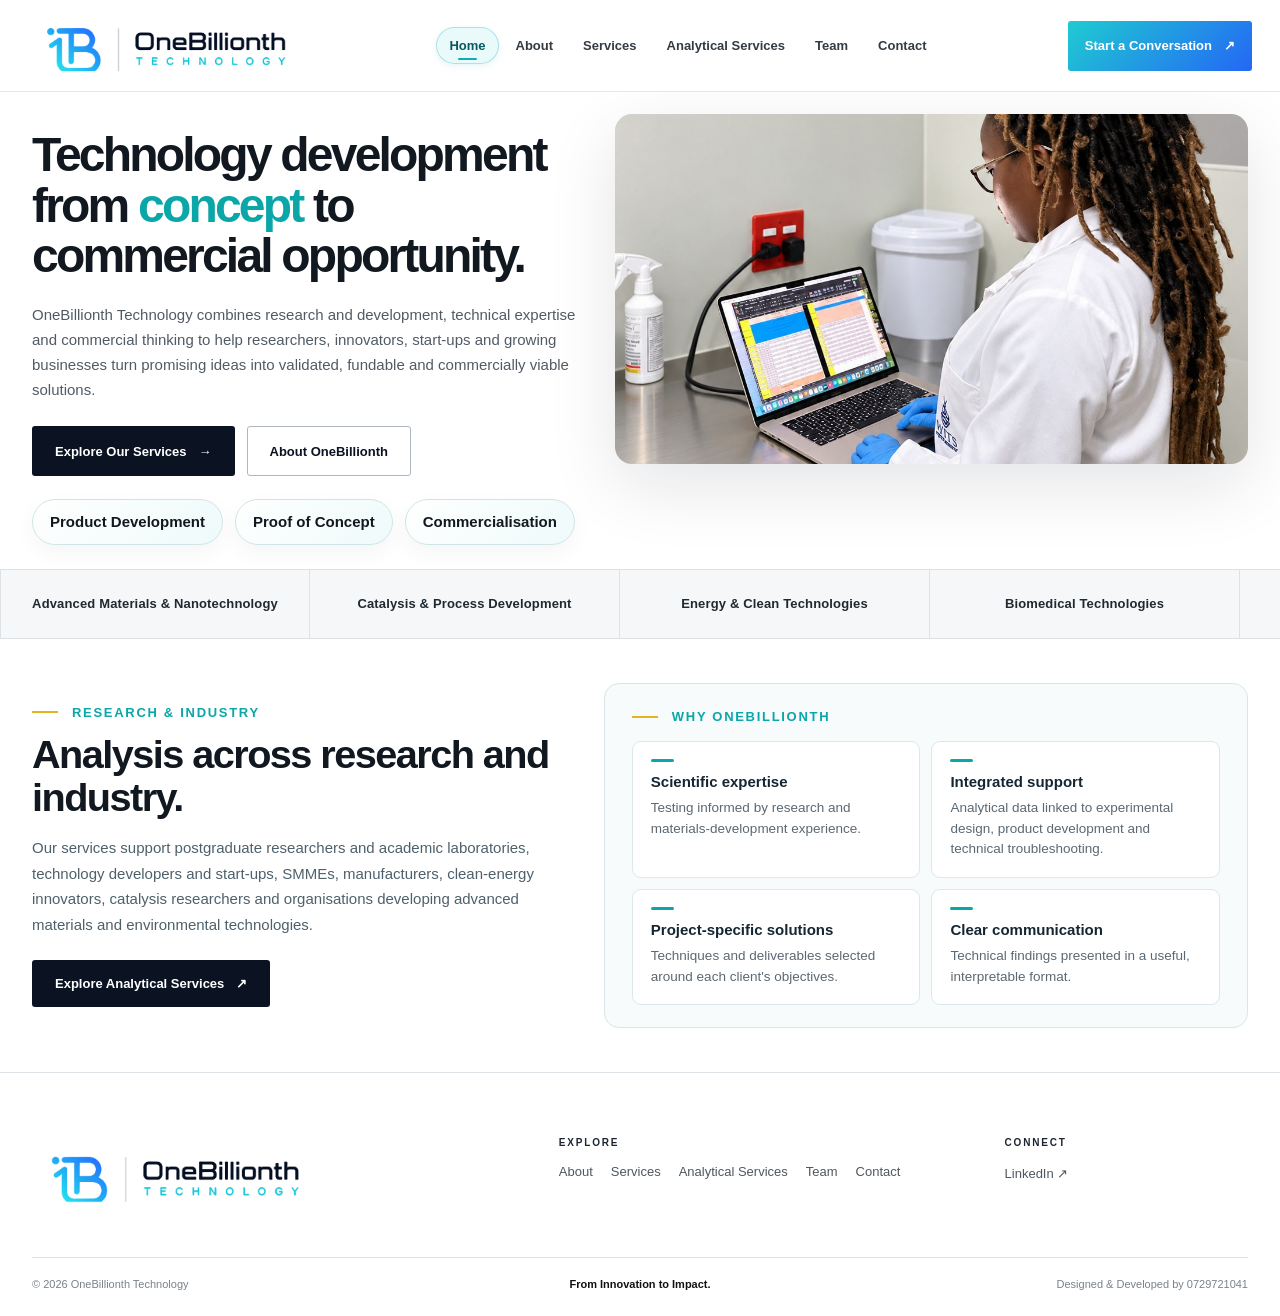
<file: index.html>
<!DOCTYPE html>

<html lang="en">
<head>
<meta charset="utf-8"/>
<meta content="width=device-width, initial-scale=1" name="viewport"/>
<meta content="OneBillionth Technology supports product development, proof of concept, technology commercialisation, funding and science, technology and innovation training." name="description"/>
<meta content="#ffffff" name="theme-color"/>
<title>OneBillionth Technology | From Innovation to Impact</title>
<link href="assets/favicon.ico" rel="icon"/>
<link href="home.css" rel="stylesheet"/>
</head>
<body>
<div class="page-progress" id="pageProgress"></div>
<header class="site-header" id="siteHeader">
<a aria-label="OneBillionth Technology home" class="brand" href="index.html">
<img alt="OneBillionth Technology" src="assets/onebillionth-horizontal.png"/>
</a>
<nav aria-label="Primary navigation" class="desktop-nav">
<a aria-current="page" class="active" href="index.html">Home</a>
<a href="about.html">About</a>
<a href="services.html">Services</a>
<a href="analytical-services/index.html">Analytical Services</a>
<a href="team.html">Team</a>
<a href="contact.html">Contact</a>
</nav>
<a class="button button-primary desktop-cta" href="contact.html">Start a Conversation <span>↗</span></a>
<button aria-expanded="false" aria-label="Open menu" class="menu-button" id="menuButton">
<span></span><span></span>
</button>
<div aria-hidden="true" class="mobile-menu" id="mobileMenu">
<a aria-current="page" class="active" href="index.html">Home</a>
<a href="about.html">About</a>
<a href="services.html">Services</a>
<a href="analytical-services/index.html">Analytical Services</a>
<a href="team.html">Team</a>
<a href="contact.html">Contact</a>
</div>
</header>
<main>
<section class="hero-home page-anchor" id="home">
<div class="hero-home-inner">
<div class="hero-home-copy reveal">
<h1>Technology development from <span>concept</span> to commercial opportunity.</h1>
<p>OneBillionth Technology combines research and development, technical expertise and commercial thinking to help researchers, innovators, start-ups and growing businesses turn promising ideas into validated, fundable and commercially viable solutions.</p>
<div class="hero-actions">
<a class="button button-primary" href="services.html">Explore Our Services <span>→</span></a>
<a class="button button-outline" href="about.html">About OneBillionth</a>
</div>
<div aria-label="Core focus areas" class="hero-focus">
<span>Product Development</span>
<span>Proof of Concept</span>
<span>Commercialisation</span>
</div>
</div>
<div class="hero-photo reveal">
<img alt="Scientist working with research data during product development" src="assets/home/product-development.jpg"/>
</div>
</div>
</section>
<section aria-label="OneBillionth technical focus" class="focus-strip">
<div class="focus-strip-track">
<div class="focus-strip-group">
<span>Advanced Materials &amp; Nanotechnology</span>
<span>Catalysis &amp; Process Development</span>
<span>Energy &amp; Clean Technologies</span>
<span>Biomedical Technologies</span>
<span>Research-to-Market</span>
</div>
<div aria-hidden="true" class="focus-strip-group">
<span>Advanced Materials &amp; Nanotechnology</span>
<span>Catalysis &amp; Process Development</span>
<span>Energy &amp; Clean Technologies</span>
<span>Biomedical Technologies</span>
<span>Research-to-Market</span>
</div>
</div>
</section>
<section aria-labelledby="homeAnalyticalHeading" class="home-analytical-insights">
<div class="section home-insights-inner">
<div class="home-insights-intro reveal">
<div class="section-kicker">RESEARCH &amp; INDUSTRY</div>
<h2 id="homeAnalyticalHeading">Analysis across research and industry.</h2>
<p class="home-insights-description">Our services support postgraduate researchers and academic laboratories, technology developers and start-ups, SMMEs, manufacturers, clean-energy innovators, catalysis researchers and organisations developing advanced materials and environmental technologies.</p>
<a class="button button-primary" href="analytical-services/index.html">Explore Analytical Services <span aria-hidden="true">↗</span></a>
</div>
<div aria-label="Why OneBillionth Technology" class="home-why-panel reveal">
<div class="section-kicker">WHY ONEBILLIONTH</div>
<div class="home-benefit-grid"><div class="home-benefit"><strong>Scientific expertise</strong><p>Testing informed by research and materials-development experience.</p></div><div class="home-benefit"><strong>Integrated support</strong><p>Analytical data linked to experimental design, product development and technical troubleshooting.</p></div><div class="home-benefit"><strong>Project-specific solutions</strong><p>Techniques and deliverables selected around each client's objectives.</p></div><div class="home-benefit"><strong>Clear communication</strong><p>Technical findings presented in a useful, interpretable format.</p></div></div>
</div>
</div>
</section>
</main>
<footer class="site-footer">
<div class="footer-main">
<a class="footer-logo" href="index.html"><img alt="OneBillionth Technology" src="assets/onebillionth-horizontal.png"/></a>
<div class="footer-nav">
<strong>Explore</strong>
<div><a href="about.html">About</a><a href="services.html">Services</a>
<a href="analytical-services/index.html">Analytical Services</a><a href="team.html">Team</a><a href="contact.html">Contact</a></div>
</div>
<div class="footer-contact">
<strong>Connect</strong>
<a href="https://www.linkedin.com/company/onebillionth-technology/" rel="noreferrer" target="_blank">LinkedIn ↗</a>
</div>
</div>
<div class="footer-bottom">
<span>© 2026 OneBillionth Technology</span>
<span>From Innovation to Impact.</span>
<span>Designed &amp; Developed by 0729721041</span>
</div>
</footer>
<button aria-label="Back to top" class="back-top" id="backTop">↑</button>
<script src="script.js"></script>
</body>
</html>
</file>
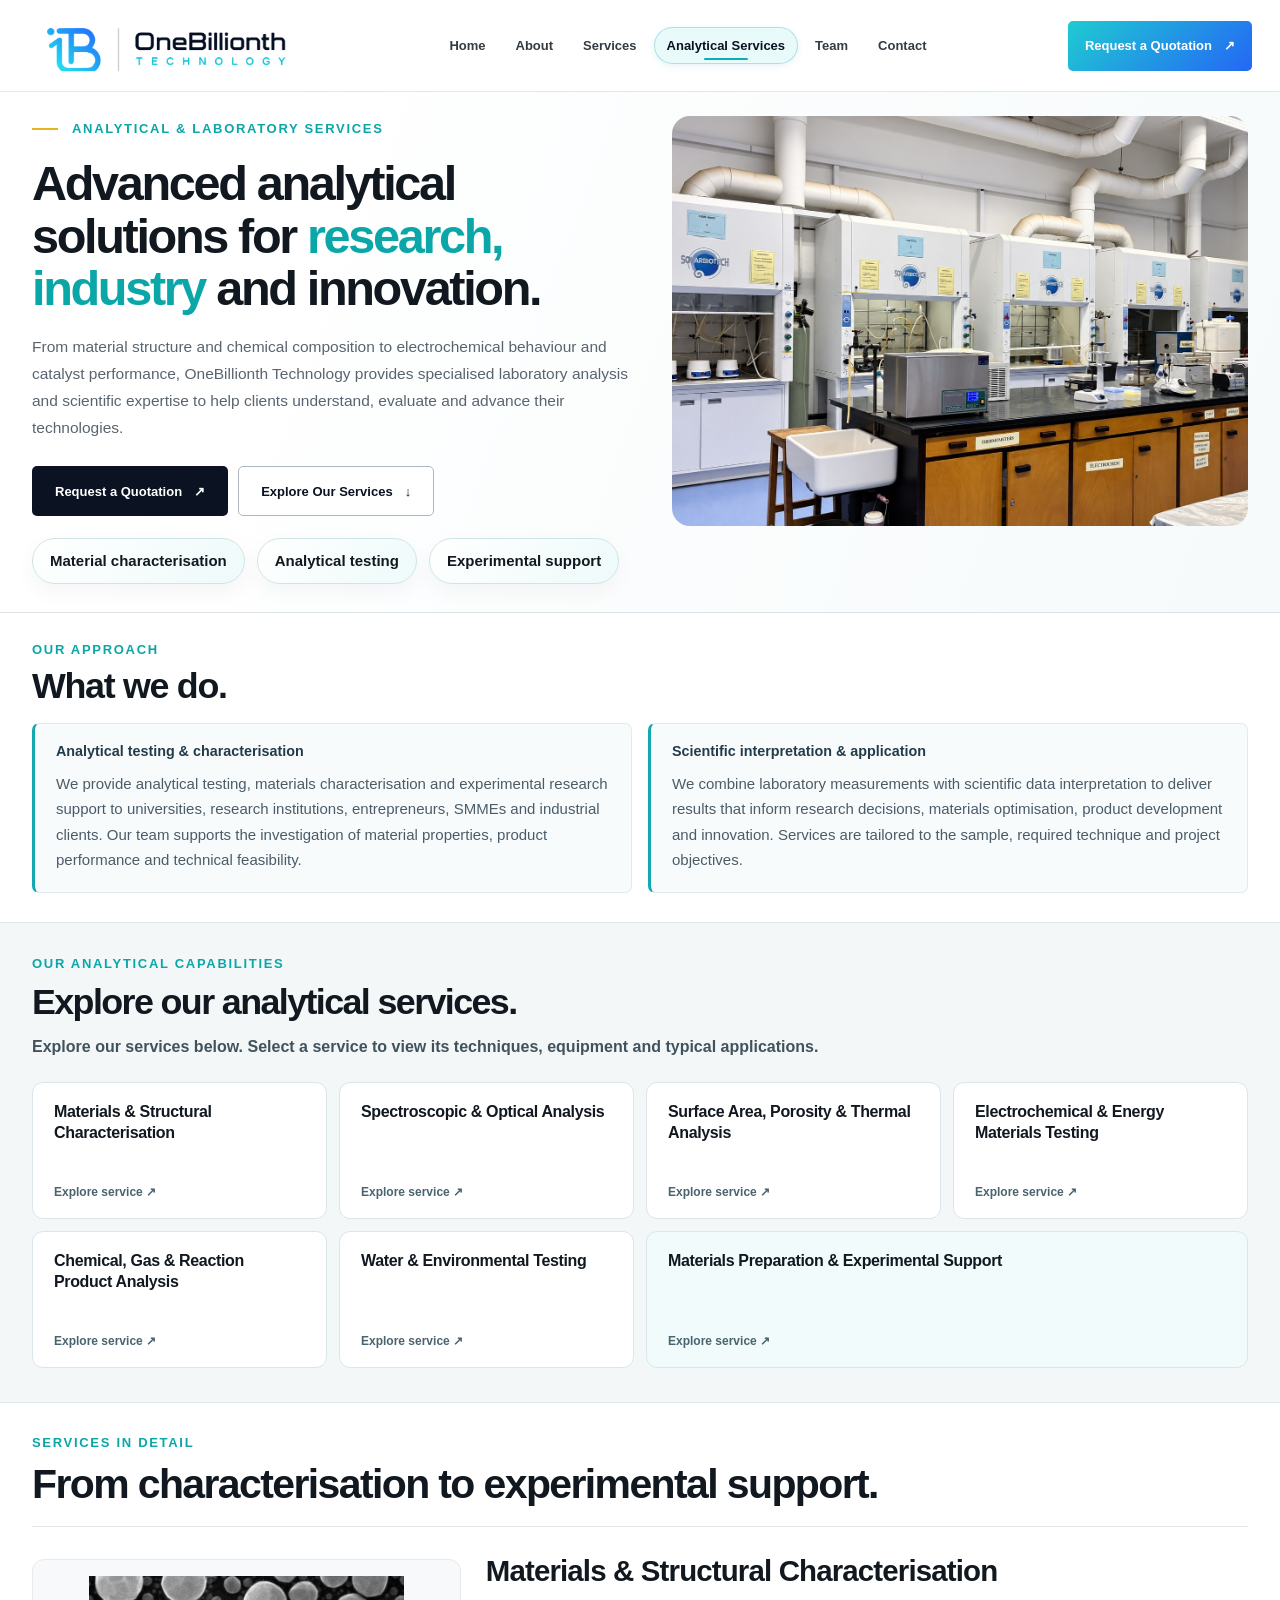
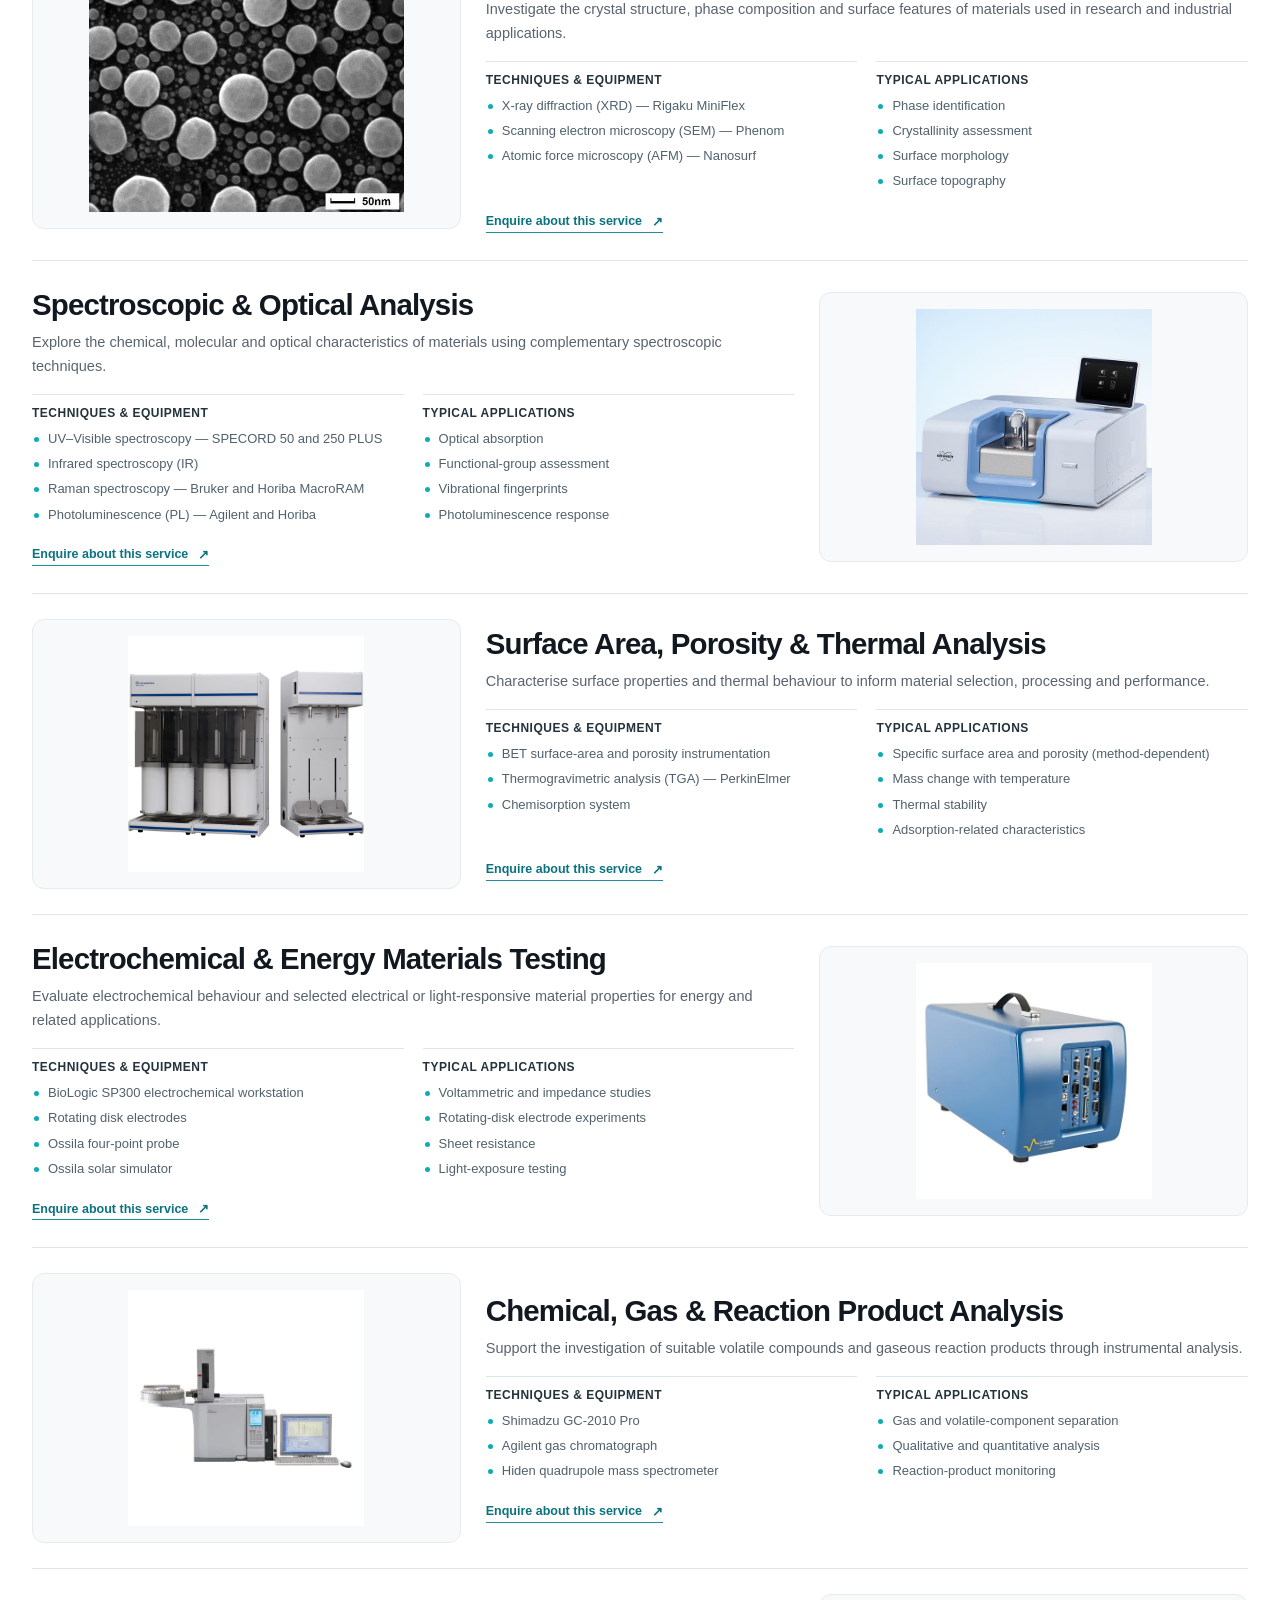
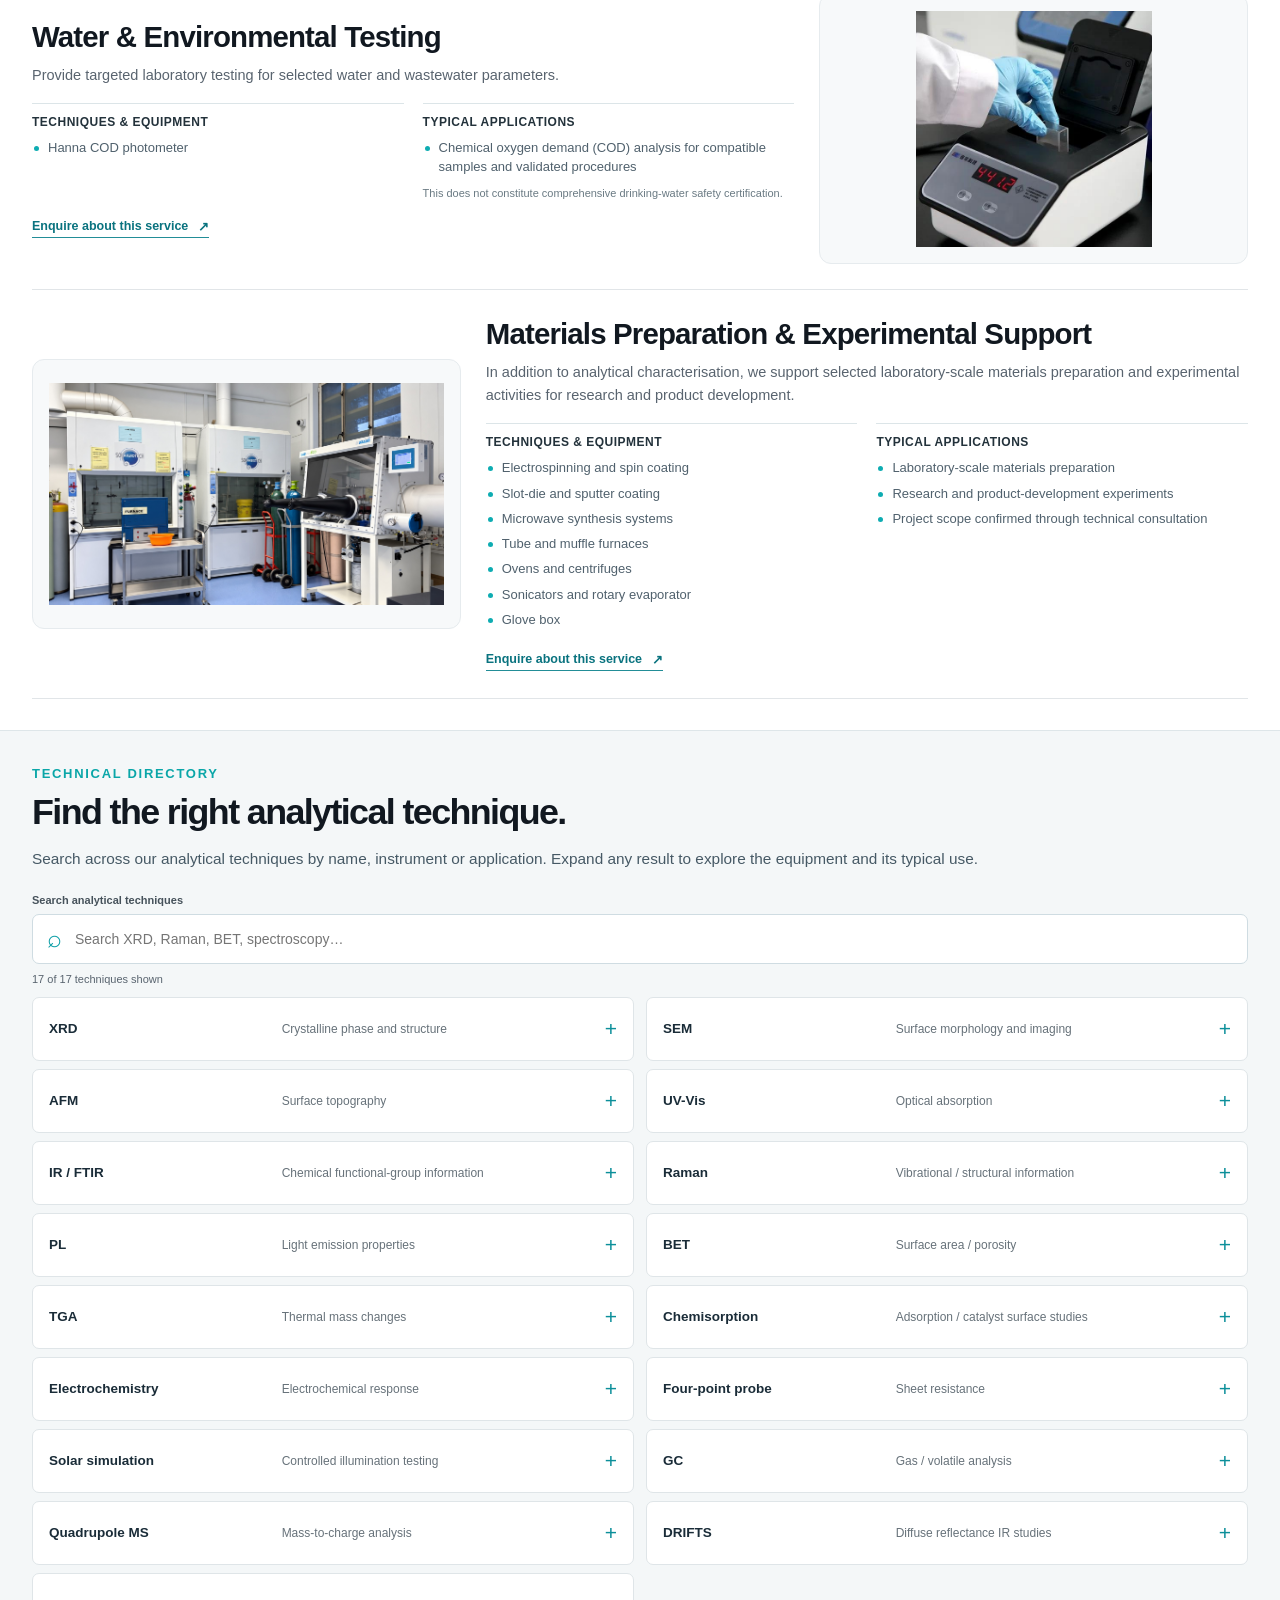
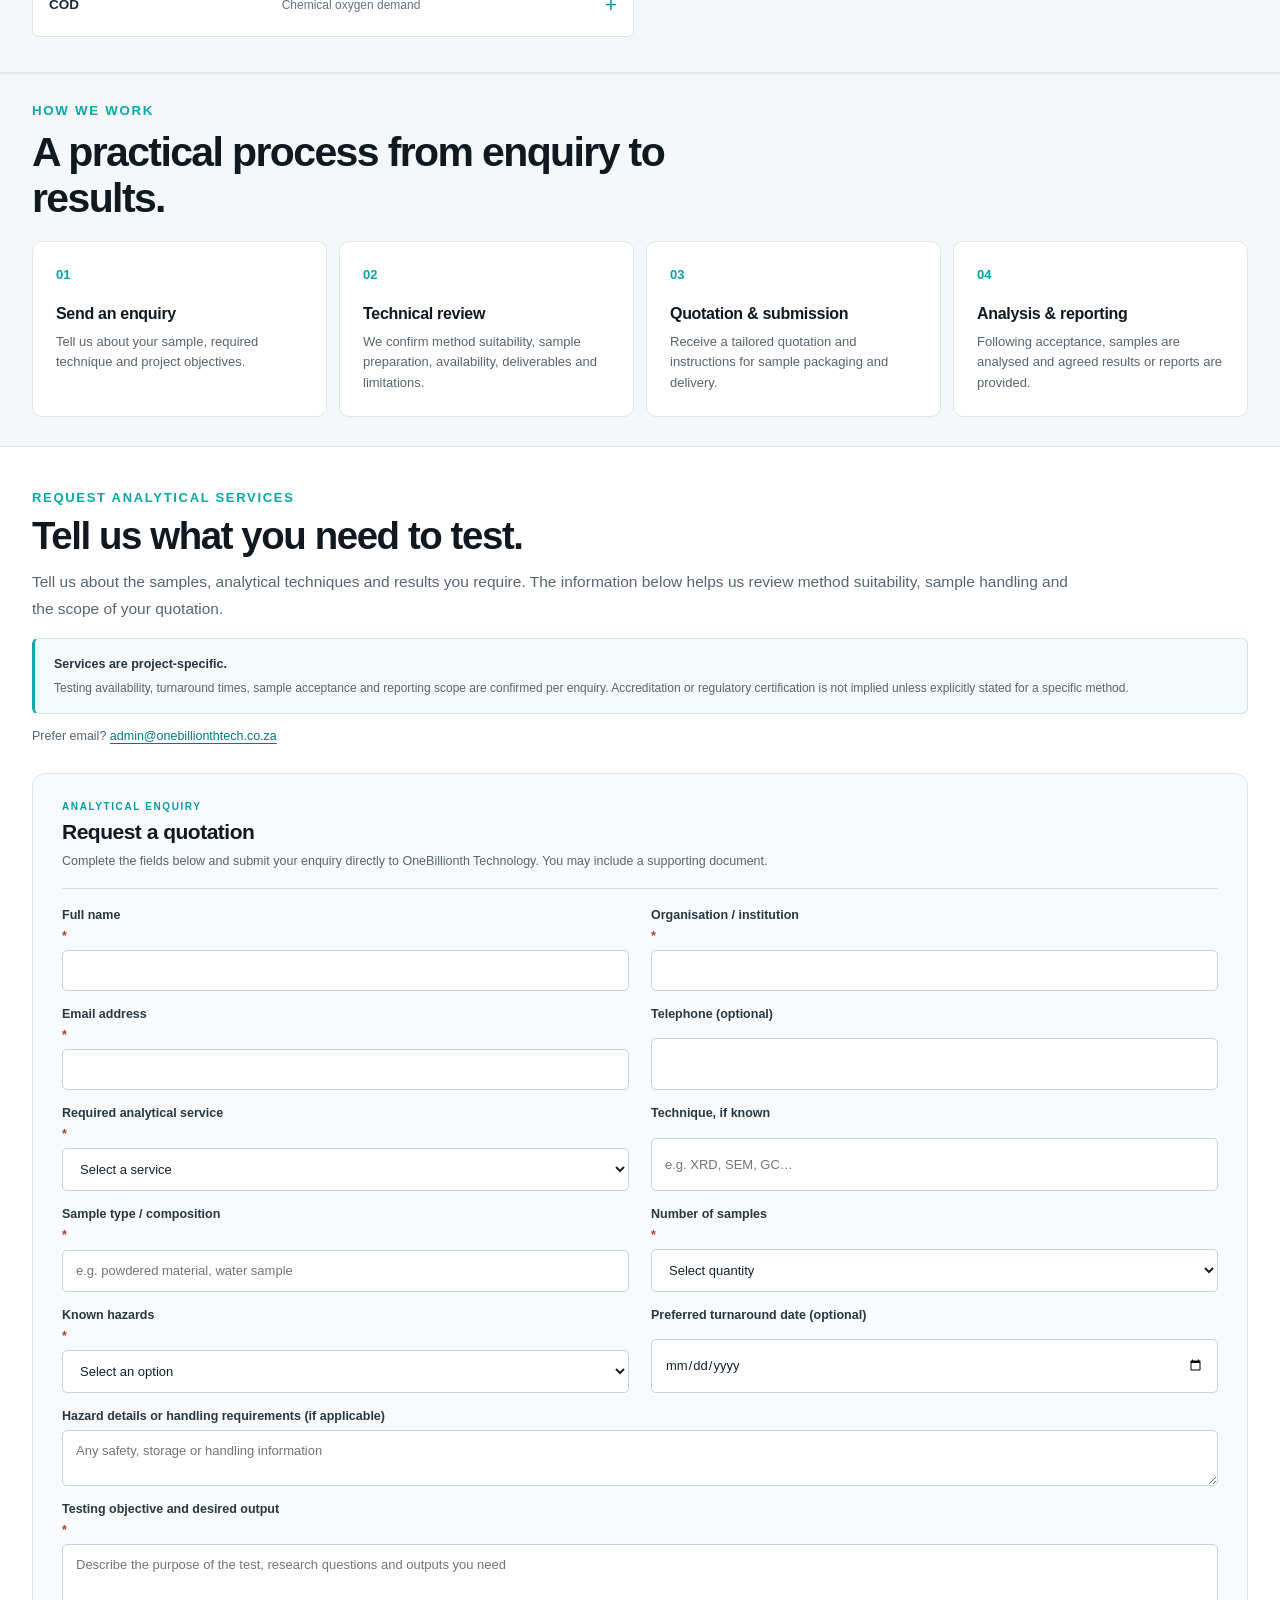
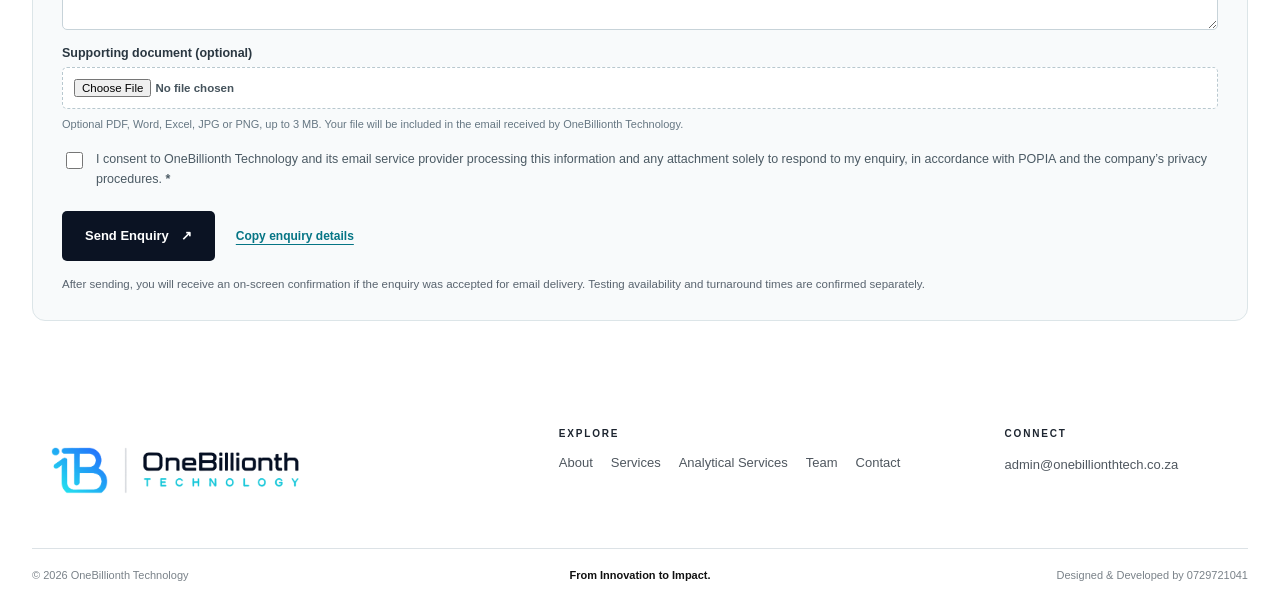
<file: analytical-services/index.html>
<!DOCTYPE html>

<html lang="en">
<head>
<meta charset="utf-8"/>
<meta content="width=device-width,initial-scale=1" name="viewport"/>
<meta content="#ffffff" name="theme-color"/>
<meta content="Explore XRD, SEM, AFM, spectroscopy, thermal analysis, electrochemical testing and specialist laboratory services at OneBillionth Technology. Request a quotation." name="description"/>
<meta content="Analytical Testing &amp; Materials Characterisation | OneBillionth Technology" property="og:title"/>
<meta content="Advanced analytical and laboratory services for research, industry and innovation." property="og:description"/>
<title>Analytical Testing &amp; Materials Characterisation | OneBillionth Technology</title>
<link href="../assets/favicon.ico" rel="icon"/>
<link href="../home.css" rel="stylesheet"/>
<link href="../analytical-services.css" rel="stylesheet"/>
</head>
<body class="analytical-page">
<div class="page-progress" id="pageProgress"></div>
<header class="site-header" id="siteHeader">
<a aria-label="OneBillionth Technology home" class="brand" href="../index.html"><img alt="OneBillionth Technology" src="../assets/onebillionth-horizontal.png"/></a>
<nav aria-label="Primary navigation" class="desktop-nav">
<a href="../index.html">Home</a><a href="../about.html">About</a><a href="../services.html">Services</a><a aria-current="page" class="active" href="index.html">Analytical Services</a><a href="../team.html">Team</a><a href="../contact.html">Contact</a>
</nav>
<a class="button button-primary desktop-cta" href="#request-quote">Request a Quotation <span aria-hidden="true">↗</span></a>
<button aria-controls="mobileMenu" aria-expanded="false" aria-label="Open menu" class="menu-button" id="menuButton"><span></span><span></span></button>
<div aria-hidden="true" class="mobile-menu" id="mobileMenu">
<a href="../index.html">Home</a><a href="../about.html">About</a><a href="../services.html">Services</a><a aria-current="page" class="active" href="index.html">Analytical Services</a><a href="../team.html">Team</a><a href="../contact.html">Contact</a>
</div>
</header>
<main id="main">
<section class="as-hero">
<div class="as-container as-hero-grid">
<div class="as-hero-content reveal">
<div class="section-kicker">ANALYTICAL &amp; LABORATORY SERVICES</div>
<h1>Advanced analytical solutions for <em>research, industry</em> and innovation.</h1>
<p class="as-hero-intro">From material structure and chemical composition to electrochemical behaviour and catalyst performance, OneBillionth Technology provides specialised laboratory analysis and scientific expertise to help clients understand, evaluate and advance their technologies.</p>
<div class="as-hero-actions"><a class="button button-primary" href="#request-quote">Request a Quotation <span aria-hidden="true">↗</span></a><a class="button button-outline" href="#explore-services">Explore Our Services <span aria-hidden="true">↓</span></a></div>
<div class="as-hero-keywords hero-focus"><span>Material characterisation</span><span>Analytical testing</span><span>Experimental support</span></div>
</div>
<div class="as-hero-photo reveal"><img alt="Laboratory workstations and scientific equipment for analytical research" src="../assets/home/lab-benches.jpg"/></div>
</div>
</section>
<section class="as-intro as-section">
<div class="as-container as-intro-grid">
<div><div class="as-eyebrow">OUR APPROACH</div><h2>What we do.</h2></div>
<div class="as-intro-text">
<div class="as-approach-point"><span class="as-approach-label">Analytical testing &amp; characterisation</span><p>We provide analytical testing, materials characterisation and experimental research support to universities, research institutions, entrepreneurs, SMMEs and industrial clients. Our team supports the investigation of material properties, product performance and technical feasibility.</p></div>
<div class="as-approach-point"><span class="as-approach-label">Scientific interpretation &amp; application</span><p>We combine laboratory measurements with scientific data interpretation to deliver results that inform research decisions, materials optimisation, product development and innovation. Services are tailored to the sample, required technique and project objectives.</p></div>
</div>
</div>
</section>
<section class="as-section as-overview" id="explore-services">
<div class="as-container">
<div class="as-section-heading as-editorial-heading"><div><div class="as-eyebrow">OUR ANALYTICAL CAPABILITIES</div><h2>Explore our analytical services.</h2></div><p class="as-section-deck">Explore our services below. Select a service to view its techniques, equipment and typical applications.</p></div>
<div class="as-card-grid"><a class="as-card" href="#service-01"><h3>Materials &amp; Structural Characterisation</h3><span aria-hidden="true" class="as-card-arrow">Explore service ↗</span></a>
<a class="as-card" href="#service-02"><h3>Spectroscopic &amp; Optical Analysis</h3><span aria-hidden="true" class="as-card-arrow">Explore service ↗</span></a>
<a class="as-card" href="#service-03"><h3>Surface Area, Porosity &amp; Thermal Analysis</h3><span aria-hidden="true" class="as-card-arrow">Explore service ↗</span></a>
<a class="as-card" href="#service-04"><h3>Electrochemical &amp; Energy Materials Testing</h3><span aria-hidden="true" class="as-card-arrow">Explore service ↗</span></a>
<a class="as-card" href="#service-05"><h3>Chemical, Gas &amp; Reaction Product Analysis</h3><span aria-hidden="true" class="as-card-arrow">Explore service ↗</span></a>
<a class="as-card" href="#service-06"><h3>Water &amp; Environmental Testing</h3><span aria-hidden="true" class="as-card-arrow">Explore service ↗</span></a>
<a class="as-card" href="#service-07"><h3>Materials Preparation &amp; Experimental Support</h3><span aria-hidden="true" class="as-card-arrow">Explore service ↗</span></a></div>
</div>
</section>
<section class="as-section as-services-detail" id="service-details">
<div class="as-container"><div class="as-section-heading as-heading-short"><div><div class="as-eyebrow">SERVICES IN DETAIL</div><h2>From characterisation to experimental support.</h2></div></div>
<article class="as-service-row" id="service-01">
<figure class="as-service-image"><img alt="Electron microscopy image of material particles" decoding="async" loading="lazy" src="../assets/analytical/client-lab-01.jpg"/></figure>
<div class="as-service-description">
<h3>Materials &amp; Structural Characterisation</h3>
<p class="as-service-summary">Investigate the crystal structure, phase composition and surface features of materials used in research and industrial applications.</p>
<div class="as-service-facts"><div><h4>Techniques &amp; equipment</h4><ul class="as-facts-list"><li>X-ray diffraction (XRD) — Rigaku MiniFlex</li><li>Scanning electron microscopy (SEM) — Phenom</li><li>Atomic force microscopy (AFM) — Nanosurf</li></ul></div>
<div><h4>Typical applications</h4><ul class="as-facts-list"><li>Phase identification</li><li>Crystallinity assessment</li><li>Surface morphology</li><li>Surface topography</li></ul></div></div>
<a class="as-text-cta" data-select-service="01" href="#request-quote">Enquire about this service <span aria-hidden="true">↗</span></a>
</div>
</article>
<article class="as-service-row" id="service-02">
<figure class="as-service-image"><img alt="Laboratory spectroscopy equipment" decoding="async" loading="lazy" src="../assets/analytical/client-lab-02.jpg"/></figure>
<div class="as-service-description">
<h3>Spectroscopic &amp; Optical Analysis</h3>
<p class="as-service-summary">Explore the chemical, molecular and optical characteristics of materials using complementary spectroscopic techniques.</p>
<div class="as-service-facts"><div><h4>Techniques &amp; equipment</h4><ul class="as-facts-list"><li>UV–Visible spectroscopy — SPECORD 50 and 250 PLUS</li><li>Infrared spectroscopy (IR)</li><li>Raman spectroscopy — Bruker and Horiba MacroRAM</li><li>Photoluminescence (PL) — Agilent and Horiba</li></ul></div>
<div><h4>Typical applications</h4><ul class="as-facts-list"><li>Optical absorption</li><li>Functional-group assessment</li><li>Vibrational fingerprints</li><li>Photoluminescence response</li></ul></div></div>
<a class="as-text-cta" data-select-service="02" href="#request-quote">Enquire about this service <span aria-hidden="true">↗</span></a>
</div>
</article>
<article class="as-service-row" id="service-03">
<figure class="as-service-image"><img alt="Surface area and porosity laboratory instruments" decoding="async" loading="lazy" src="../assets/analytical/client-lab-03.jpg"/></figure>
<div class="as-service-description">
<h3>Surface Area, Porosity &amp; Thermal Analysis</h3>
<p class="as-service-summary">Characterise surface properties and thermal behaviour to inform material selection, processing and performance.</p>
<div class="as-service-facts"><div><h4>Techniques &amp; equipment</h4><ul class="as-facts-list"><li>BET surface-area and porosity instrumentation</li><li>Thermogravimetric analysis (TGA) — PerkinElmer</li><li>Chemisorption system</li></ul></div>
<div><h4>Typical applications</h4><ul class="as-facts-list"><li>Specific surface area and porosity (method-dependent)</li><li>Mass change with temperature</li><li>Thermal stability</li><li>Adsorption-related characteristics</li></ul></div></div>
<a class="as-text-cta" data-select-service="03" href="#request-quote">Enquire about this service <span aria-hidden="true">↗</span></a>
</div>
</article>
<article class="as-service-row" id="service-04">
<figure class="as-service-image"><img alt="Electrochemical workstation instrument" decoding="async" loading="lazy" src="../assets/analytical/client-lab-04.jpg"/></figure>
<div class="as-service-description">
<h3>Electrochemical &amp; Energy Materials Testing</h3>
<p class="as-service-summary">Evaluate electrochemical behaviour and selected electrical or light-responsive material properties for energy and related applications.</p>
<div class="as-service-facts"><div><h4>Techniques &amp; equipment</h4><ul class="as-facts-list"><li>BioLogic SP300 electrochemical workstation</li><li>Rotating disk electrodes</li><li>Ossila four-point probe</li><li>Ossila solar simulator</li></ul></div>
<div><h4>Typical applications</h4><ul class="as-facts-list"><li>Voltammetric and impedance studies</li><li>Rotating-disk electrode experiments</li><li>Sheet resistance</li><li>Light-exposure testing</li></ul></div></div>
<a class="as-text-cta" data-select-service="04" href="#request-quote">Enquire about this service <span aria-hidden="true">↗</span></a>
</div>
</article>
<article class="as-service-row" id="service-05">
<figure class="as-service-image"><img alt="Gas chromatography laboratory equipment" decoding="async" loading="lazy" src="../assets/analytical/client-lab-05.jpg"/></figure>
<div class="as-service-description">
<h3>Chemical, Gas &amp; Reaction Product Analysis</h3>
<p class="as-service-summary">Support the investigation of suitable volatile compounds and gaseous reaction products through instrumental analysis.</p>
<div class="as-service-facts"><div><h4>Techniques &amp; equipment</h4><ul class="as-facts-list"><li>Shimadzu GC-2010 Pro</li><li>Agilent gas chromatograph</li><li>Hiden quadrupole mass spectrometer</li></ul></div>
<div><h4>Typical applications</h4><ul class="as-facts-list"><li>Gas and volatile-component separation</li><li>Qualitative and quantitative analysis</li><li>Reaction-product monitoring</li></ul></div></div>
<a class="as-text-cta" data-select-service="05" href="#request-quote">Enquire about this service <span aria-hidden="true">↗</span></a>
</div>
</article>
<article class="as-service-row" id="service-06">
<figure class="as-service-image"><img alt="Laboratory sample preparation equipment used for analytical testing" decoding="async" loading="lazy" src="../assets/analytical/client-lab-06.jpg"/></figure>
<div class="as-service-description">
<h3>Water &amp; Environmental Testing</h3>
<p class="as-service-summary">Provide targeted laboratory testing for selected water and wastewater parameters.</p>
<div class="as-service-facts"><div><h4>Techniques &amp; equipment</h4><ul class="as-facts-list"><li>Hanna COD photometer</li></ul></div>
<div><h4>Typical applications</h4><ul class="as-facts-list"><li>Chemical oxygen demand (COD) analysis for compatible samples and validated procedures</li></ul><p class="as-method-note">This does not constitute comprehensive drinking-water safety certification.</p></div></div>
<a class="as-text-cta" data-select-service="06" href="#request-quote">Enquire about this service <span aria-hidden="true">↗</span></a>
</div>
</article>
<article class="as-service-row" id="service-07">
<figure class="as-service-image"><img alt="Fume hoods and glove box in an advanced materials laboratory" decoding="async" loading="lazy" src="../assets/analytical/service-07-new.png"/></figure>
<div class="as-service-description">
<h3>Materials Preparation &amp; Experimental Support</h3>
<p class="as-service-summary">In addition to analytical characterisation, we support selected laboratory-scale materials preparation and experimental activities for research and product development.</p>
<div class="as-service-facts"><div><h4>Techniques &amp; equipment</h4><ul class="as-facts-list"><li>Electrospinning and spin coating</li><li>Slot-die and sputter coating</li><li>Microwave synthesis systems</li><li>Tube and muffle furnaces</li><li>Ovens and centrifuges</li><li>Sonicators and rotary evaporator</li><li>Glove box</li></ul></div>
<div><h4>Typical applications</h4><ul class="as-facts-list"><li>Laboratory-scale materials preparation</li><li>Research and product-development experiments</li><li>Project scope confirmed through technical consultation</li></ul></div></div>
<a class="as-text-cta" data-select-service="07" href="#request-quote">Enquire about this service <span aria-hidden="true">↗</span></a>
</div>
</article>
</div>
</section>
<section class="as-section as-directory" id="technique-directory">
<div class="as-container">
<div class="as-section-heading as-editorial-heading"><div><div class="as-eyebrow">TECHNICAL DIRECTORY</div><h2>Find the right analytical technique.</h2></div><p class="as-section-deck">Search across our analytical techniques by name, instrument or application. Expand any result to explore the equipment and its typical use.</p></div>
<div class="as-search-wrap"><label for="techniqueSearch">Search analytical techniques</label><div class="as-search-box"><span aria-hidden="true">⌕</span><input autocomplete="off" id="techniqueSearch" placeholder="Search XRD, Raman, BET, spectroscopy…" type="search"/><button hidden="" id="clearTechniqueSearch" type="button">Clear</button></div><p aria-live="polite" class="as-directory-count" id="techniqueCount" role="status">17 techniques listed</p></div>
<div class="as-technique-list"><details class="as-technique" data-technique=""><summary><span class="as-tech-name">XRD</span><span class="as-tech-short">Crystalline phase and structure</span><span aria-hidden="true" class="as-tech-plus">+</span></summary><div class="as-tech-detail"><p><strong>Equipment / configuration</strong><span>Rigaku MiniFlex</span></p><p><strong>Typical use</strong><span>Crystalline phase and structure</span></p></div></details>
<details class="as-technique" data-technique=""><summary><span class="as-tech-name">SEM</span><span class="as-tech-short">Surface morphology and imaging</span><span aria-hidden="true" class="as-tech-plus">+</span></summary><div class="as-tech-detail"><p><strong>Equipment / configuration</strong><span>Phenom SEM</span></p><p><strong>Typical use</strong><span>Surface morphology and imaging</span></p></div></details>
<details class="as-technique" data-technique=""><summary><span class="as-tech-name">AFM</span><span class="as-tech-short">Surface topography</span><span aria-hidden="true" class="as-tech-plus">+</span></summary><div class="as-tech-detail"><p><strong>Equipment / configuration</strong><span>Nanosurf AFM</span></p><p><strong>Typical use</strong><span>Surface topography</span></p></div></details>
<details class="as-technique" data-technique=""><summary><span class="as-tech-name">UV-Vis</span><span class="as-tech-short">Optical absorption</span><span aria-hidden="true" class="as-tech-plus">+</span></summary><div class="as-tech-detail"><p><strong>Equipment / configuration</strong><span>SPECORD 50 / 250 PLUS</span></p><p><strong>Typical use</strong><span>Optical absorption</span></p></div></details>
<details class="as-technique" data-technique=""><summary><span class="as-tech-name">IR / FTIR</span><span class="as-tech-short">Chemical functional-group information</span><span aria-hidden="true" class="as-tech-plus">+</span></summary><div class="as-tech-detail"><p><strong>Equipment / configuration</strong><span>Bruker IR spectrometers</span></p><p><strong>Typical use</strong><span>Chemical functional-group information</span></p></div></details>
<details class="as-technique" data-technique=""><summary><span class="as-tech-name">Raman</span><span class="as-tech-short">Vibrational / structural information</span><span aria-hidden="true" class="as-tech-plus">+</span></summary><div class="as-tech-detail"><p><strong>Equipment / configuration</strong><span>Bruker Raman / Horiba MacroRAM</span></p><p><strong>Typical use</strong><span>Vibrational / structural information</span></p></div></details>
<details class="as-technique" data-technique=""><summary><span class="as-tech-name">PL</span><span class="as-tech-short">Light emission properties</span><span aria-hidden="true" class="as-tech-plus">+</span></summary><div class="as-tech-detail"><p><strong>Equipment / configuration</strong><span>Agilent / Horiba PL</span></p><p><strong>Typical use</strong><span>Light emission properties</span></p></div></details>
<details class="as-technique" data-technique=""><summary><span class="as-tech-name">BET</span><span class="as-tech-short">Surface area / porosity</span><span aria-hidden="true" class="as-tech-plus">+</span></summary><div class="as-tech-detail"><p><strong>Equipment / configuration</strong><span>BET system</span></p><p><strong>Typical use</strong><span>Surface area / porosity</span></p></div></details>
<details class="as-technique" data-technique=""><summary><span class="as-tech-name">TGA</span><span class="as-tech-short">Thermal mass changes</span><span aria-hidden="true" class="as-tech-plus">+</span></summary><div class="as-tech-detail"><p><strong>Equipment / configuration</strong><span>PerkinElmer TGA</span></p><p><strong>Typical use</strong><span>Thermal mass changes</span></p></div></details>
<details class="as-technique" data-technique=""><summary><span class="as-tech-name">Chemisorption</span><span class="as-tech-short">Adsorption / catalyst surface studies</span><span aria-hidden="true" class="as-tech-plus">+</span></summary><div class="as-tech-detail"><p><strong>Equipment / configuration</strong><span>Poretech system</span></p><p><strong>Typical use</strong><span>Adsorption / catalyst surface studies</span></p></div></details>
<details class="as-technique" data-technique=""><summary><span class="as-tech-name">Electrochemistry</span><span class="as-tech-short">Electrochemical response</span><span aria-hidden="true" class="as-tech-plus">+</span></summary><div class="as-tech-detail"><p><strong>Equipment / configuration</strong><span>BioLogic SP300; RDE</span></p><p><strong>Typical use</strong><span>Electrochemical response</span></p></div></details>
<details class="as-technique" data-technique=""><summary><span class="as-tech-name">Four-point probe</span><span class="as-tech-short">Sheet resistance</span><span aria-hidden="true" class="as-tech-plus">+</span></summary><div class="as-tech-detail"><p><strong>Equipment / configuration</strong><span>Ossila</span></p><p><strong>Typical use</strong><span>Sheet resistance</span></p></div></details>
<details class="as-technique" data-technique=""><summary><span class="as-tech-name">Solar simulation</span><span class="as-tech-short">Controlled illumination testing</span><span aria-hidden="true" class="as-tech-plus">+</span></summary><div class="as-tech-detail"><p><strong>Equipment / configuration</strong><span>Ossila</span></p><p><strong>Typical use</strong><span>Controlled illumination testing</span></p></div></details>
<details class="as-technique" data-technique=""><summary><span class="as-tech-name">GC</span><span class="as-tech-short">Gas / volatile analysis</span><span aria-hidden="true" class="as-tech-plus">+</span></summary><div class="as-tech-detail"><p><strong>Equipment / configuration</strong><span>Shimadzu GC-2010 Pro; Agilent GC</span></p><p><strong>Typical use</strong><span>Gas / volatile analysis</span></p></div></details>
<details class="as-technique" data-technique=""><summary><span class="as-tech-name">Quadrupole MS</span><span class="as-tech-short">Mass-to-charge analysis</span><span aria-hidden="true" class="as-tech-plus">+</span></summary><div class="as-tech-detail"><p><strong>Equipment / configuration</strong><span>Hiden Analytical</span></p><p><strong>Typical use</strong><span>Mass-to-charge analysis</span></p></div></details>
<details class="as-technique" data-technique=""><summary><span class="as-tech-name">DRIFTS</span><span class="as-tech-short">Diffuse reflectance IR studies</span><span aria-hidden="true" class="as-tech-plus">+</span></summary><div class="as-tech-detail"><p><strong>Equipment / configuration</strong><span>Bruker IR + DRIFTS cell</span></p><p><strong>Typical use</strong><span>Diffuse reflectance IR studies</span></p></div></details>
<details class="as-technique" data-technique=""><summary><span class="as-tech-name">COD</span><span class="as-tech-short">Chemical oxygen demand</span><span aria-hidden="true" class="as-tech-plus">+</span></summary><div class="as-tech-detail"><p><strong>Equipment / configuration</strong><span>Hanna photometer</span></p><p><strong>Typical use</strong><span>Chemical oxygen demand</span></p></div></details></div>
<p class="as-tech-empty" hidden="" id="techniqueEmpty">No matching techniques. Try another term or <button id="resetTechniqueSearch" type="button">view all techniques</button>.</p>
</div>
</section>

<section class="as-section as-process" id="how-it-works"><div class="as-container"><div class="as-section-heading"><div><div class="as-eyebrow">HOW WE WORK</div><h2>A practical process from enquiry to results.</h2></div></div>
<div class="as-process-grid"><div><span>01</span><h3>Send an enquiry</h3><p>Tell us about your sample, required technique and project objectives.</p></div><div><span>02</span><h3>Technical review</h3><p>We confirm method suitability, sample preparation, availability, deliverables and limitations.</p></div><div><span>03</span><h3>Quotation &amp; submission</h3><p>Receive a tailored quotation and instructions for sample packaging and delivery.</p></div><div><span>04</span><h3>Analysis &amp; reporting</h3><p>Following acceptance, samples are analysed and agreed results or reports are provided.</p></div></div>
</div></section>
<section class="as-section as-quote-section" id="request-quote">
<div class="as-container as-quote-layout">
<div class="as-quote-intro"><div class="as-eyebrow">REQUEST ANALYTICAL SERVICES</div><h2>Tell us what you need to test.</h2><p>Tell us about the samples, analytical techniques and results you require. The information below helps us review method suitability, sample handling and the scope of your quotation.</p><div class="as-quote-meta"><strong>Services are project-specific.</strong><p>Testing availability, turnaround times, sample acceptance and reporting scope are confirmed per enquiry. Accreditation or regulatory certification is not implied unless explicitly stated for a specific method.</p></div><p class="as-direct-email">Prefer email? <a href="mailto:admin@onebillionthtech.co.za">admin@onebillionthtech.co.za</a></p></div>
<form action="/api/analytical-enquiry" class="as-quote-form" enctype="multipart/form-data" id="analyticalQuoteForm" method="post">
<div aria-hidden="true" class="as-honeypot"><label>Leave this field empty<input autocomplete="off" name="website" tabindex="-1" type="text"/></label></div>
<div class="as-form-heading"><span>ANALYTICAL ENQUIRY</span><strong>Request a quotation</strong><p>Complete the fields below and submit your enquiry directly to OneBillionth Technology. You may include a supporting document.</p></div>
<div class="as-form-grid"><label>Full name <span aria-hidden="true">*</span><input autocomplete="name" maxlength="120" name="full_name" required=""/></label><label>Organisation / institution <span aria-hidden="true">*</span><input autocomplete="organization" maxlength="150" name="organisation" required=""/></label></div>
<div class="as-form-grid"><label>Email address <span aria-hidden="true">*</span><input autocomplete="email" maxlength="150" name="email" required="" type="email"/></label><label>Telephone (optional)<input autocomplete="tel" maxlength="50" name="telephone" type="tel"/></label></div>
<div class="as-form-grid"><label>Required analytical service <span aria-hidden="true">*</span><select id="analyticalServiceSelect" name="service" required=""><option disabled="" selected="" value="">Select a service</option><option value="Materials &amp; Structural Characterisation">Materials &amp; Structural Characterisation</option>
<option value="Spectroscopic &amp; Optical Analysis">Spectroscopic &amp; Optical Analysis</option>
<option value="Surface Area, Porosity &amp; Thermal Analysis">Surface Area, Porosity &amp; Thermal Analysis</option>
<option value="Electrochemical &amp; Energy Materials Testing">Electrochemical &amp; Energy Materials Testing</option>
<option value="Chemical, Gas &amp; Reaction Product Analysis">Chemical, Gas &amp; Reaction Product Analysis</option>
<option value="Water &amp; Environmental Testing">Water &amp; Environmental Testing</option>
<option value="Materials Preparation &amp; Experimental Support">Materials Preparation &amp; Experimental Support</option><option value="Other">Other</option><option value="Not sure">Not sure — please advise</option></select></label><label>Technique, if known<input maxlength="120" name="technique" placeholder="e.g. XRD, SEM, GC…"/></label></div>
<div class="as-form-grid"><label>Sample type / composition <span aria-hidden="true">*</span><input maxlength="240" name="sample_type" placeholder="e.g. powdered material, water sample" required=""/></label><label>Number of samples <span aria-hidden="true">*</span><select name="samples" required=""><option disabled="" selected="" value="">Select quantity</option><option>1–5 samples</option><option>6–20 samples</option><option>More than 20 samples</option></select></label></div>
<div class="as-form-grid"><label>Known hazards <span aria-hidden="true">*</span><select name="hazards" required=""><option disabled="" selected="" value="">Select an option</option><option>No known hazards</option><option>Known hazards — see notes</option><option>Not sure</option></select></label><label>Preferred turnaround date (optional)<input name="date" type="date"/></label></div>
<label>Hazard details or handling requirements (if applicable)<textarea maxlength="1200" name="hazard_notes" placeholder="Any safety, storage or handling information" rows="2"></textarea></label>
<label>Testing objective and desired output <span aria-hidden="true">*</span><textarea maxlength="3500" name="objective" placeholder="Describe the purpose of the test, research questions and outputs you need" required="" rows="4"></textarea></label>
<label>Supporting document (optional)<input accept=".pdf,.doc,.docx,.xls,.xlsx,.jpg,.jpeg,.png" id="supportingFile" name="supporting_file" type="file"/><small>Optional PDF, Word, Excel, JPG or PNG, up to 3 MB. Your file will be included in the email received by OneBillionth Technology.</small></label>
<label class="as-consent"><input name="consent" required="" type="checkbox"/><span>I consent to OneBillionth Technology and its email service provider processing this information and any attachment solely to respond to my enquiry, in accordance with POPIA and the company’s privacy procedures. <strong>*</strong></span></label>
<div class="as-form-actions"><button class="button button-primary" type="submit">Send Enquiry <span aria-hidden="true">↗</span></button><button class="as-copy-request" id="copyQuoteRequest" type="button">Copy enquiry details</button></div>
<p aria-live="polite" class="as-form-note" id="quoteFormStatus">After sending, you will receive an on-screen confirmation if the enquiry was accepted for email delivery. Testing availability and turnaround times are confirmed separately.</p>
</form>
</div>
</section>
</main>
<footer class="site-footer"><div class="footer-main"><a class="footer-logo" href="../index.html"><img alt="OneBillionth Technology" src="../assets/onebillionth-horizontal.png"/></a><div class="footer-nav"><strong>Explore</strong><div><a href="../about.html">About</a><a href="../services.html">Services</a><a href="index.html">Analytical Services</a><a href="../team.html">Team</a><a href="../contact.html">Contact</a></div></div><div class="footer-contact"><strong>Connect</strong><a href="mailto:admin@onebillionthtech.co.za">admin@onebillionthtech.co.za</a></div></div><div class="footer-bottom"><span>© 2026 OneBillionth Technology</span><span>From Innovation to Impact.</span><span>Designed &amp; Developed by 0729721041</span></div></footer>
<button aria-label="Back to top" class="back-top" id="backTop">↑</button>
<script src="../script.js"></script><script src="../analytical-services.js"></script>
</body></html>
</file>
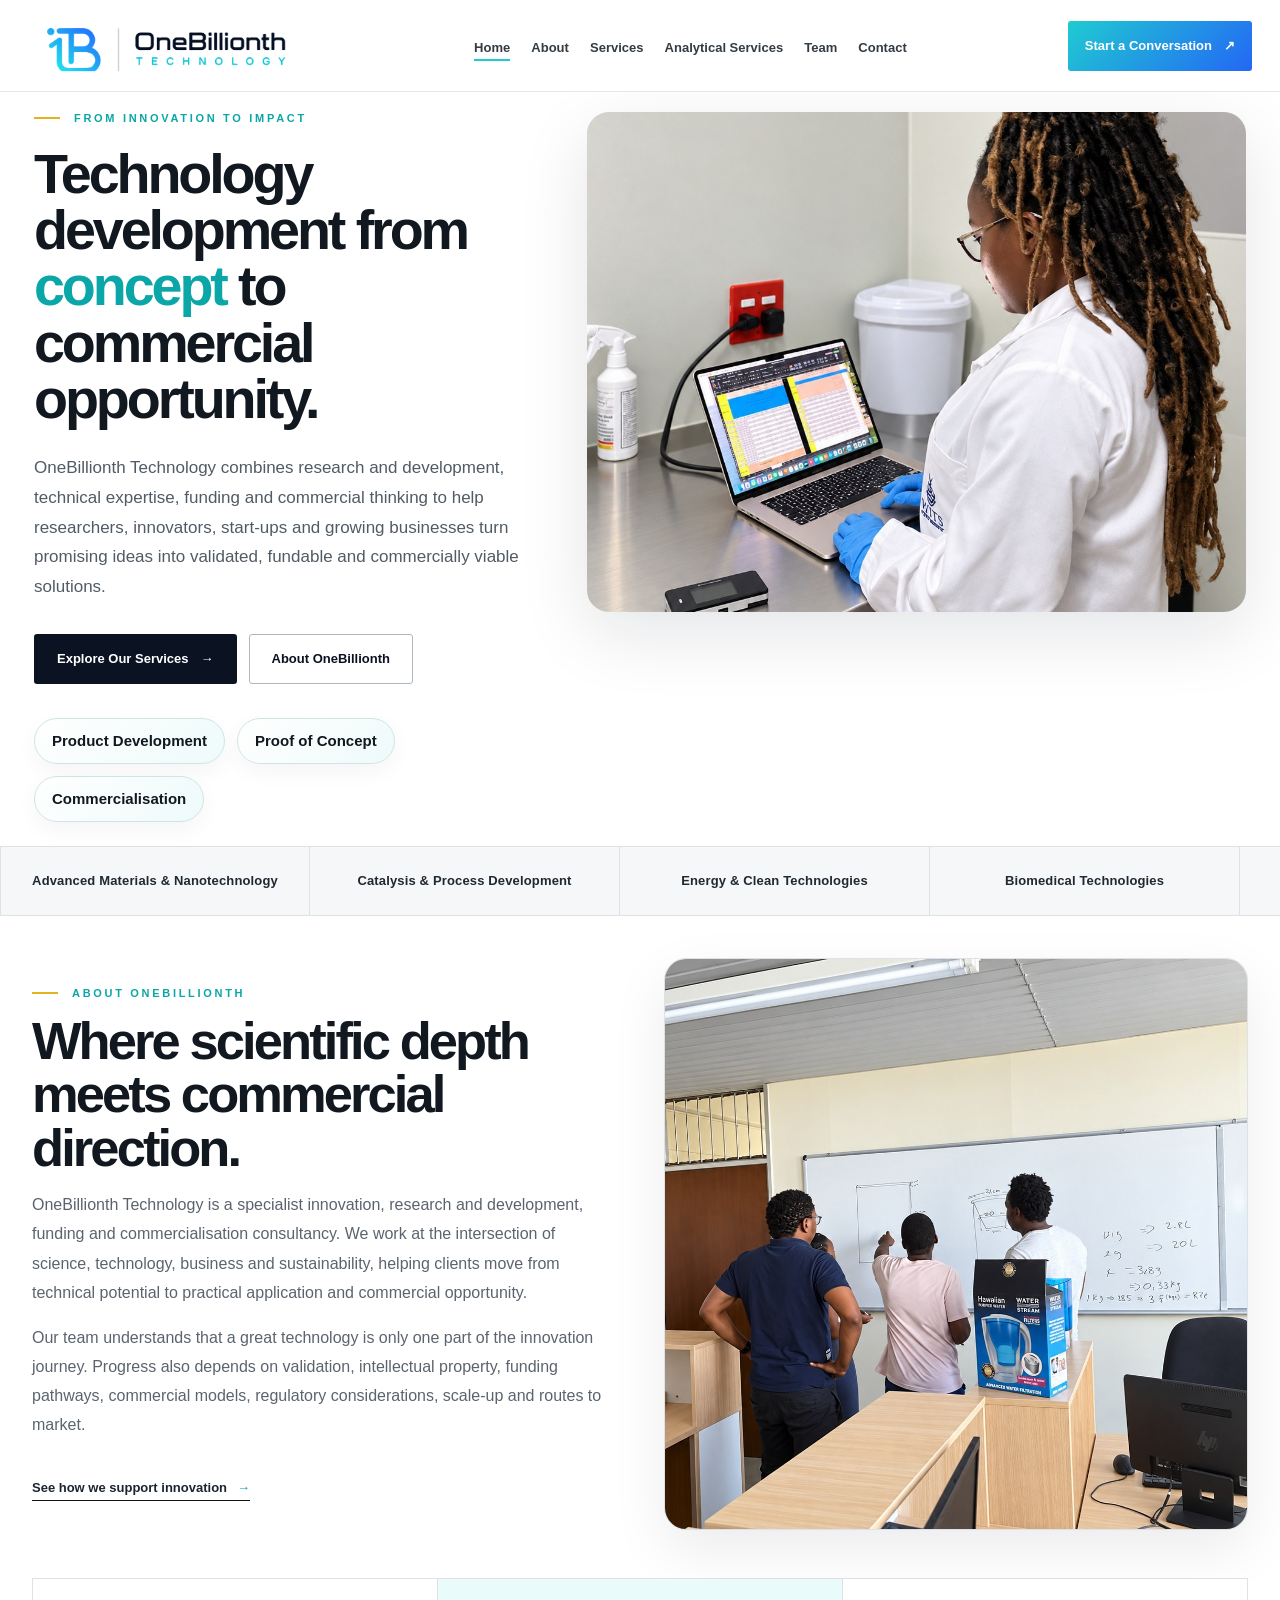
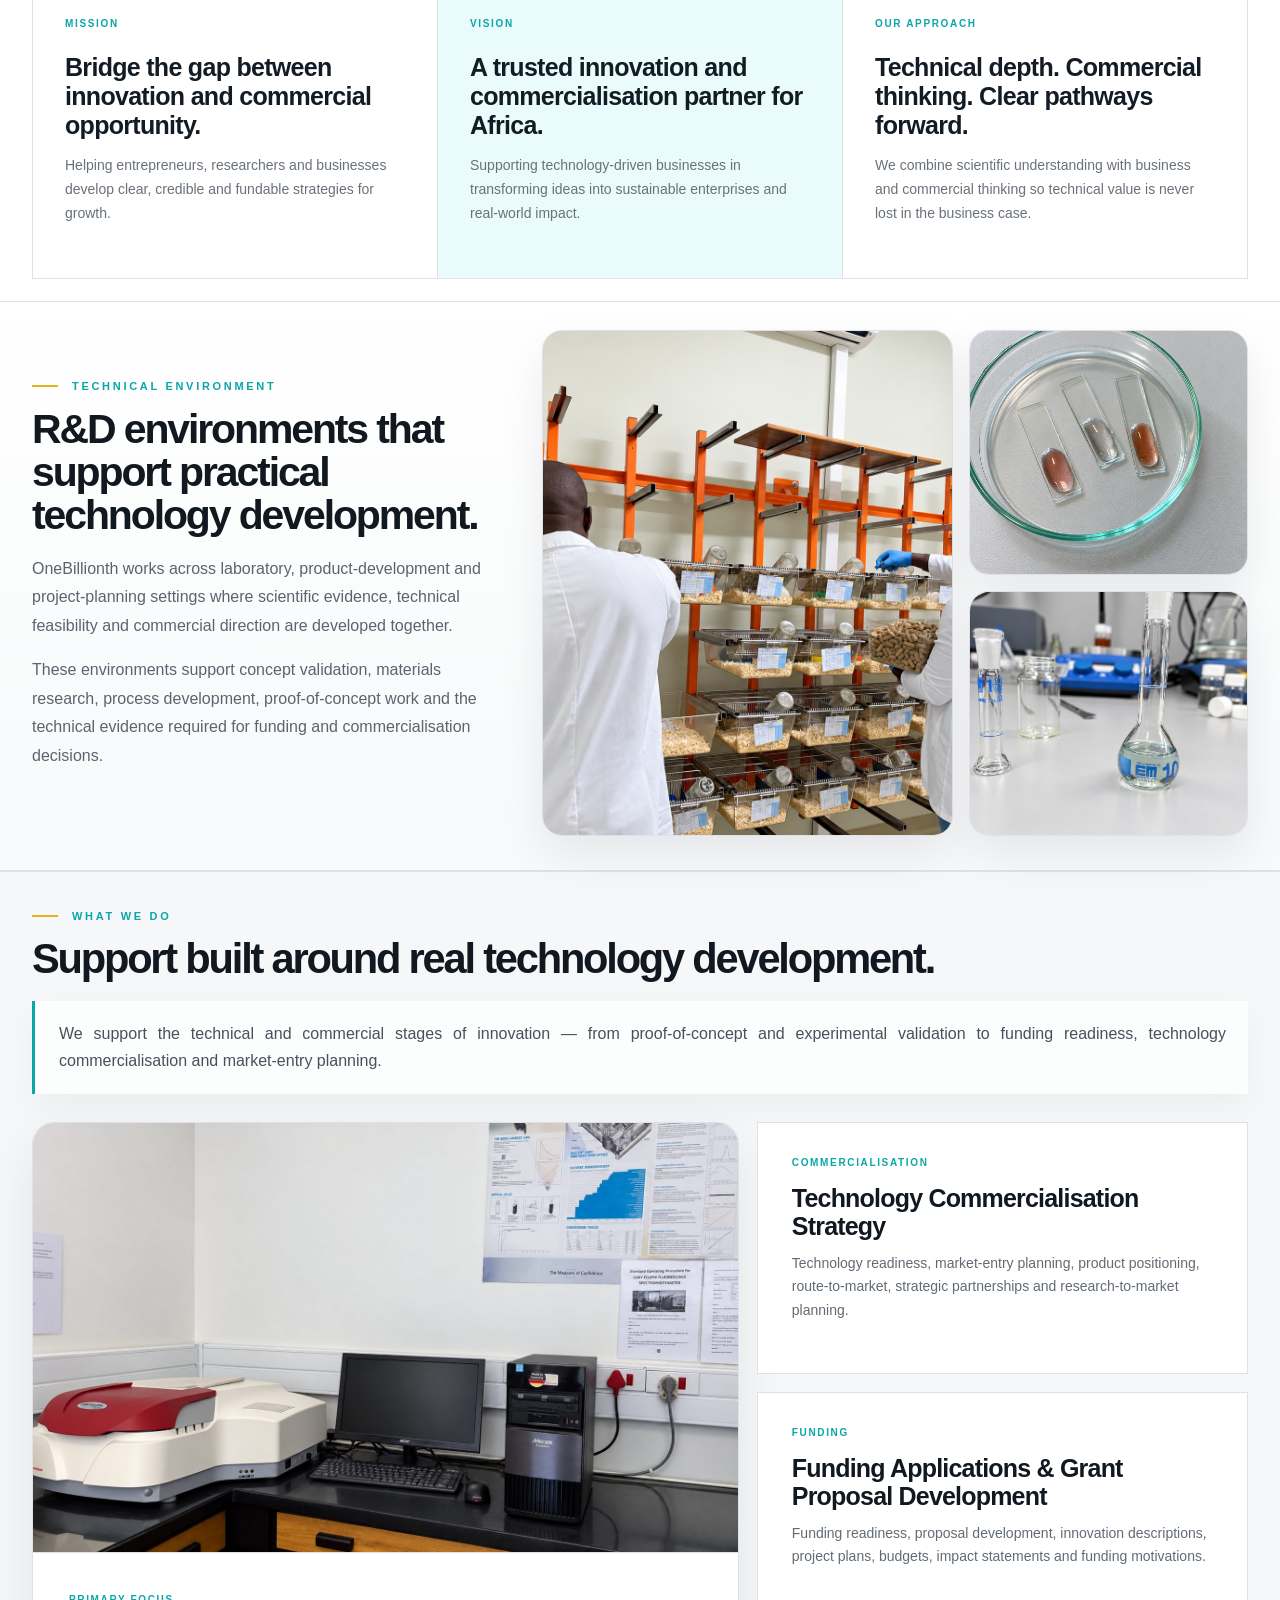
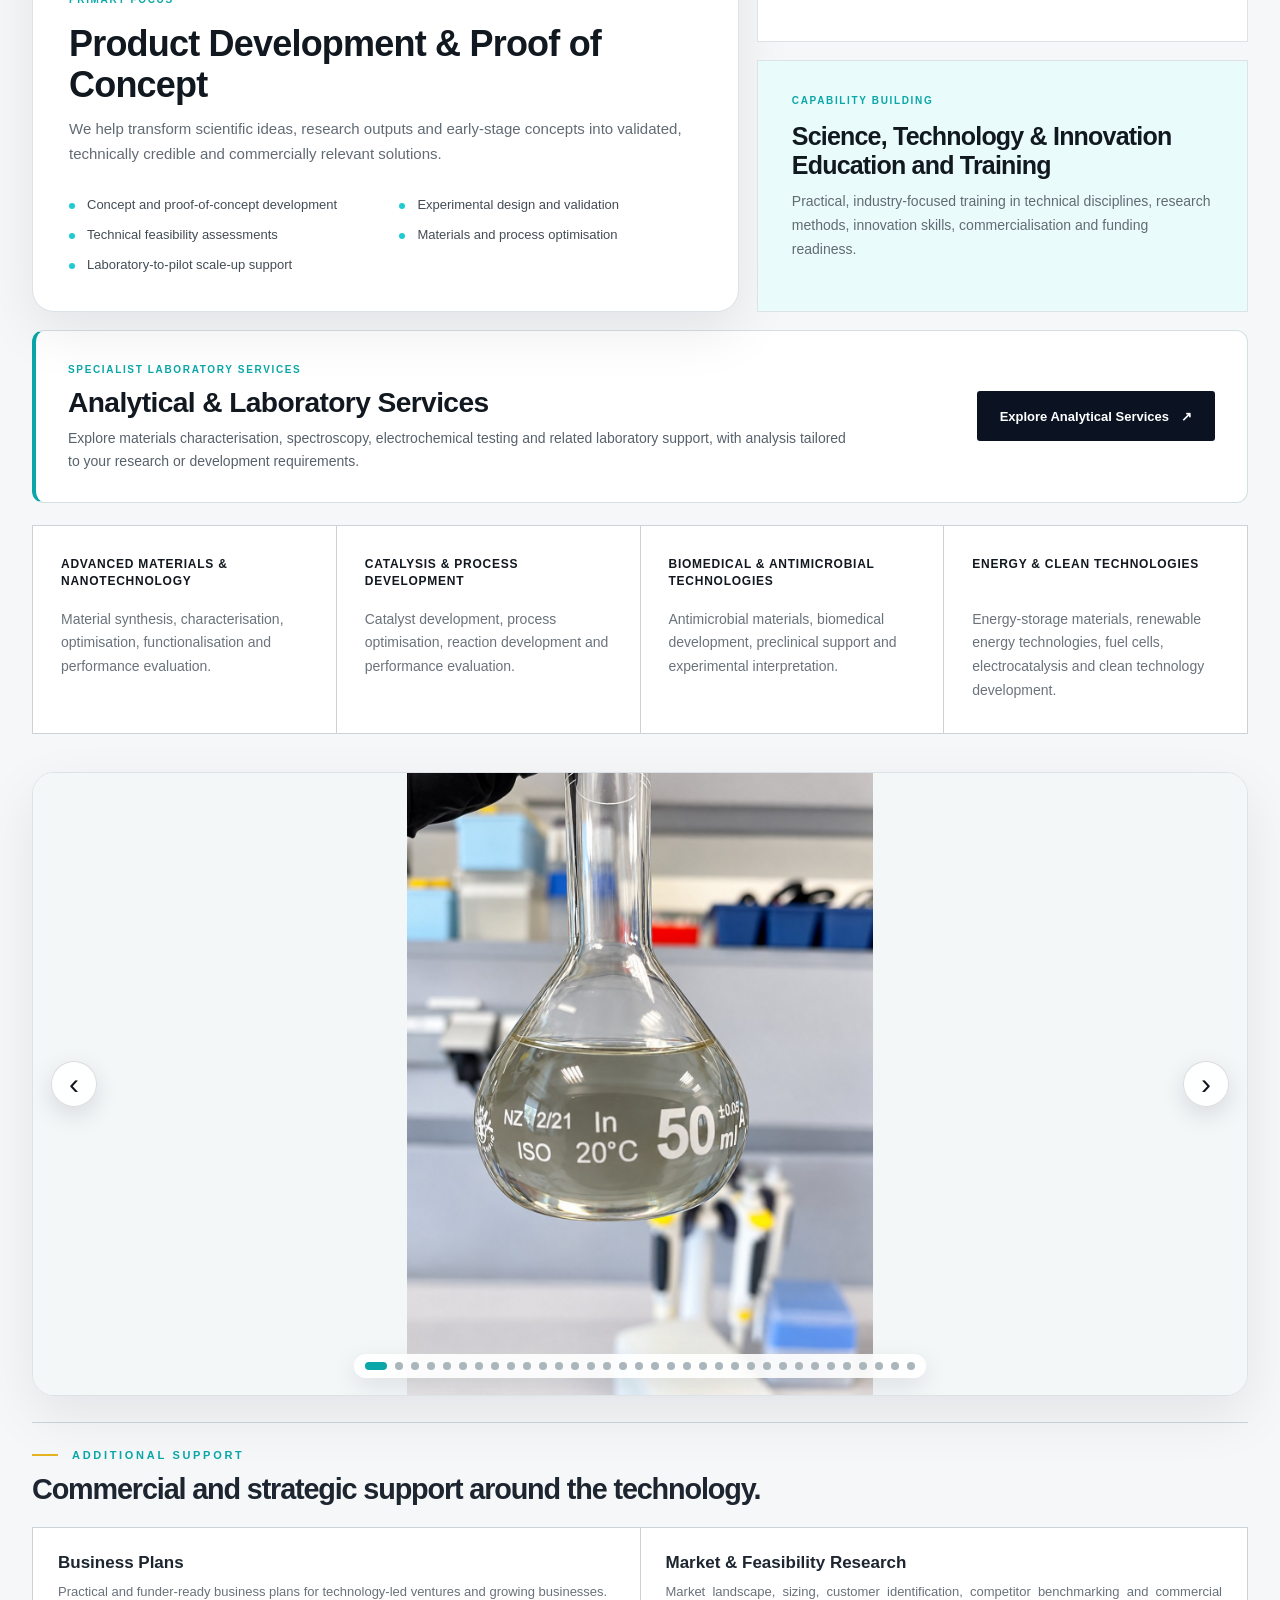
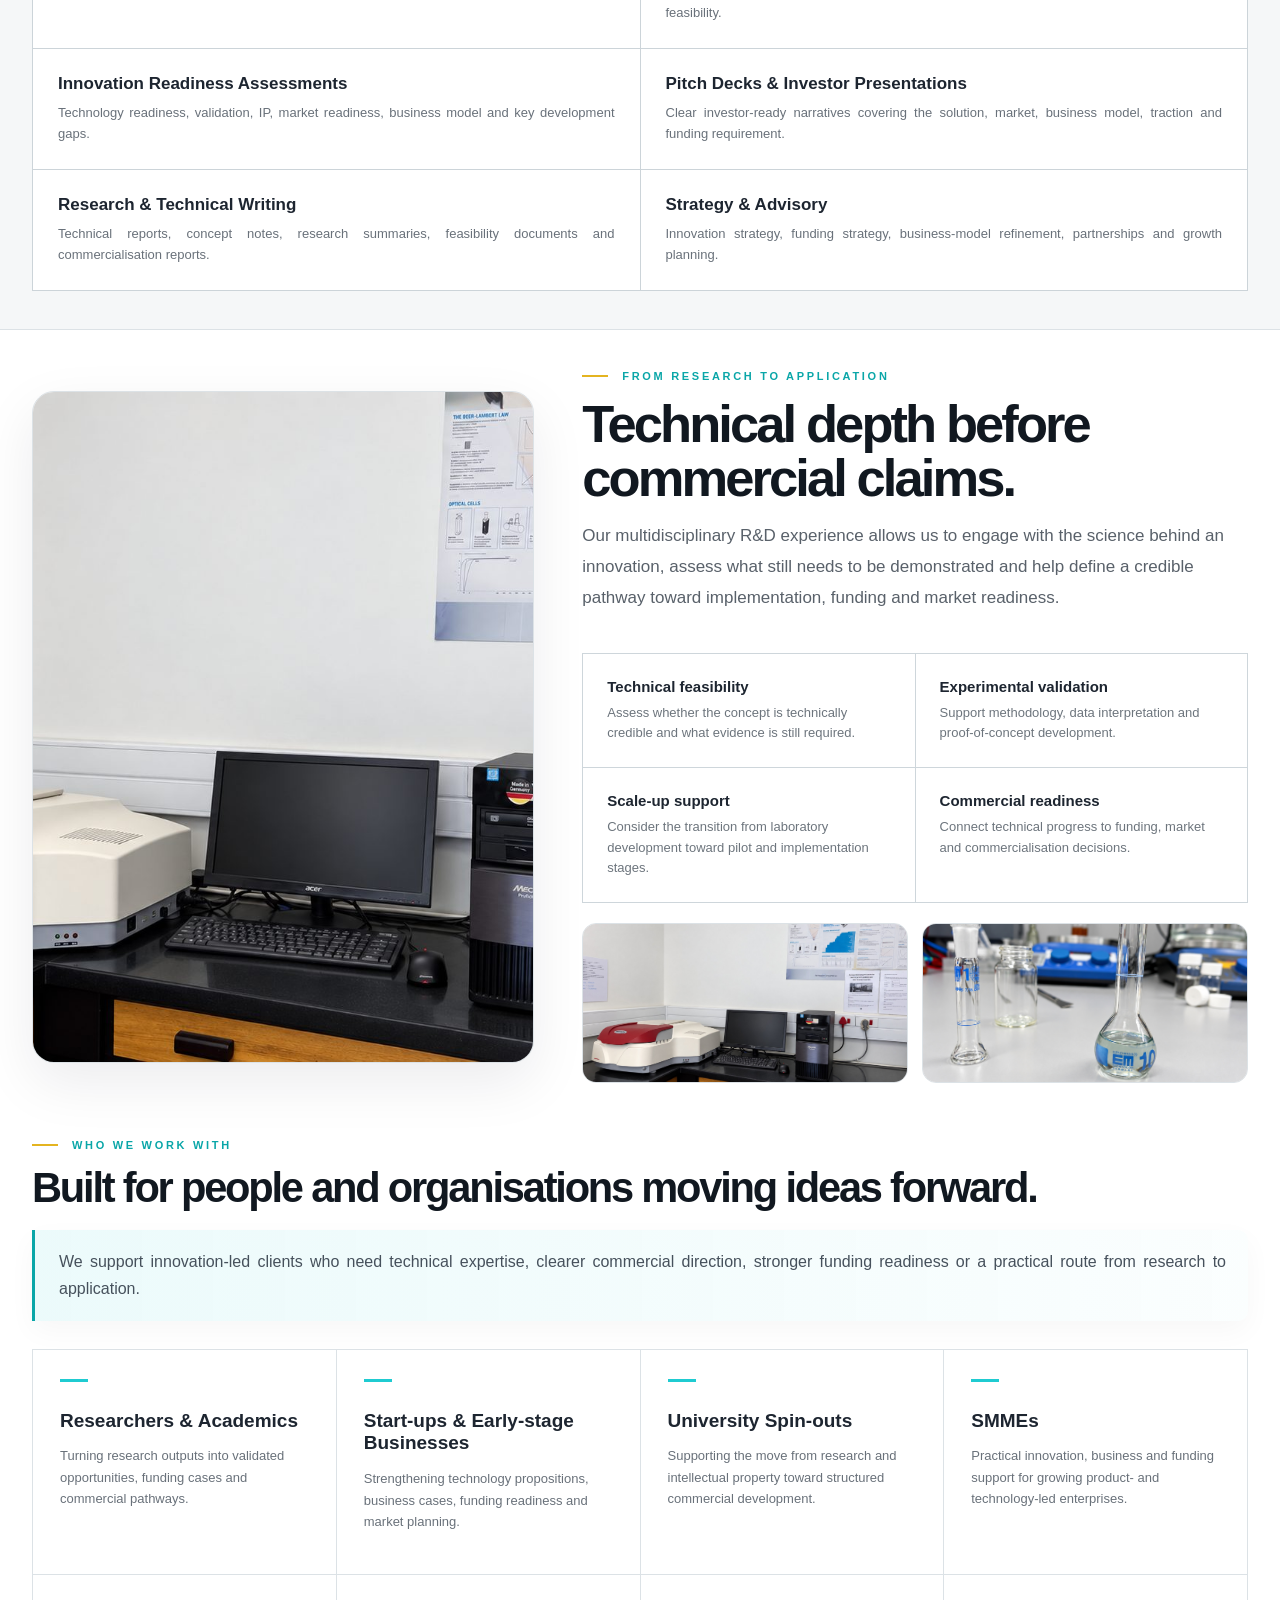
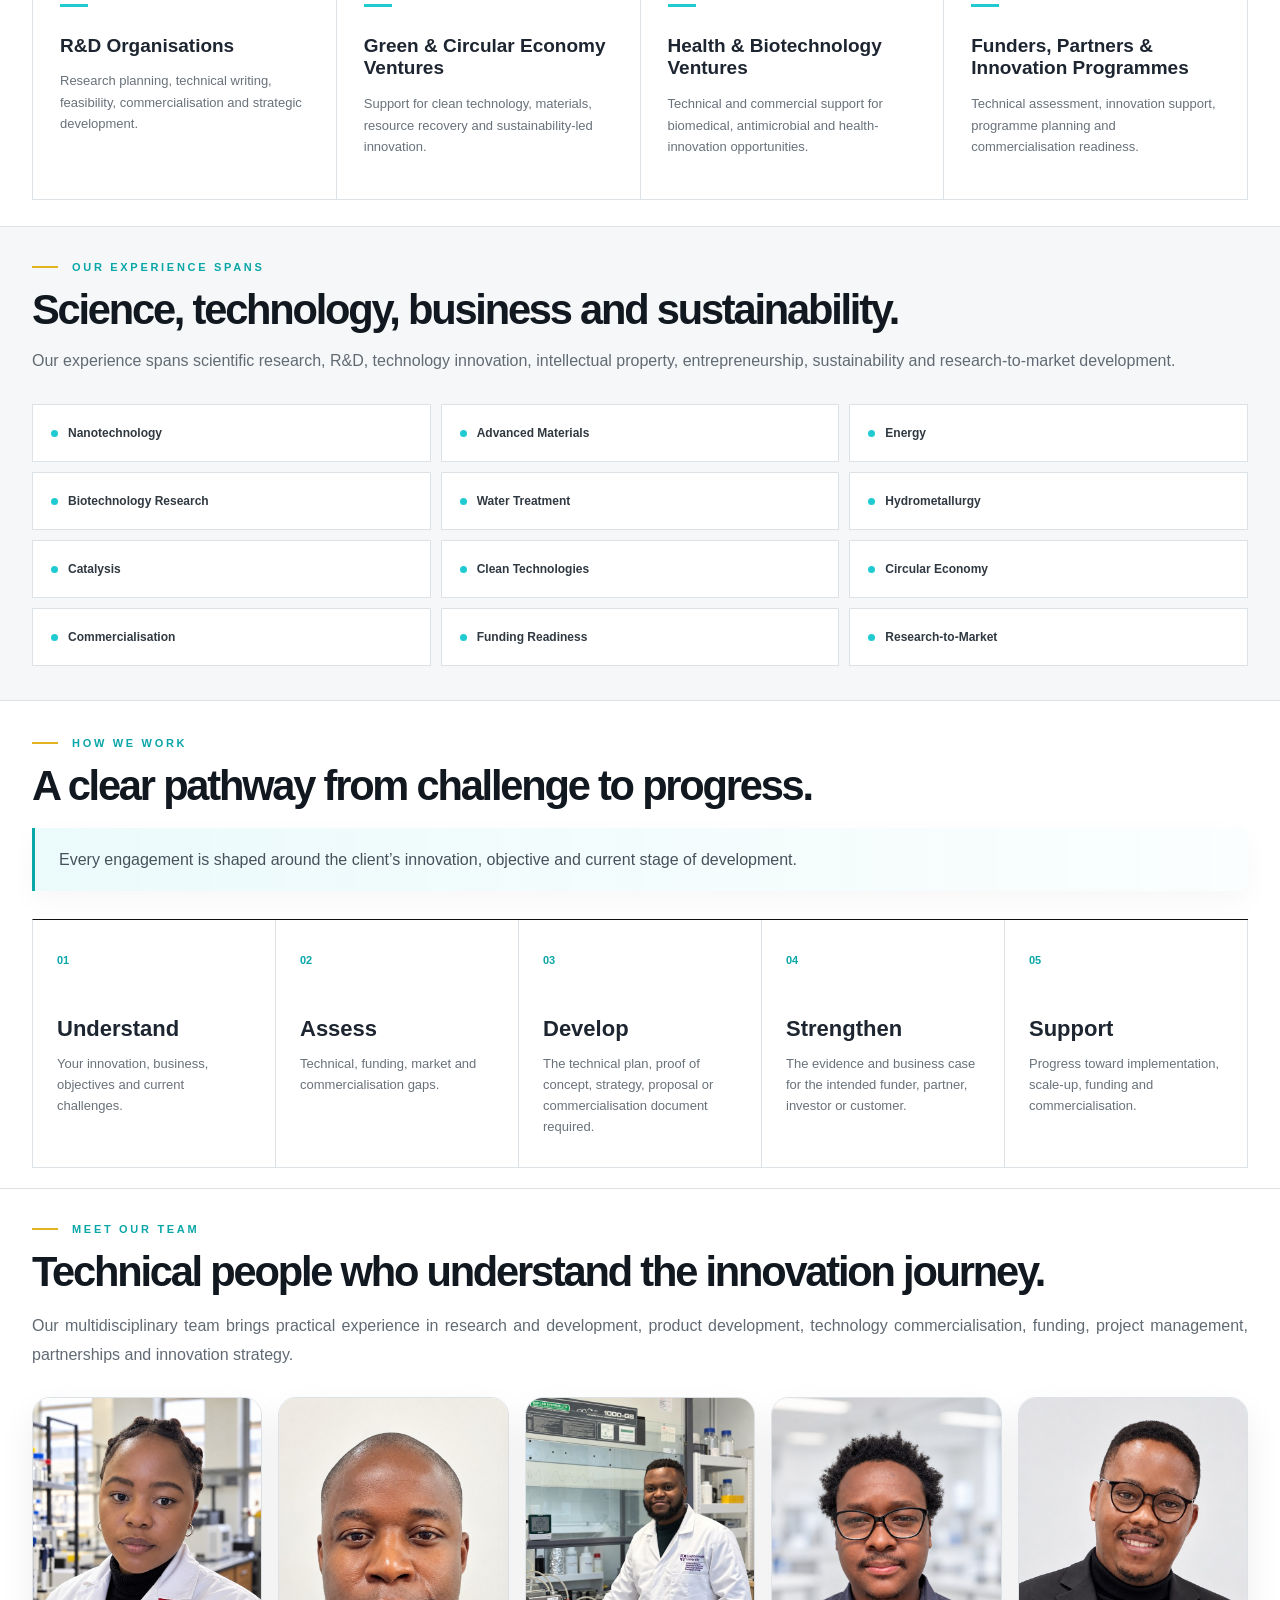
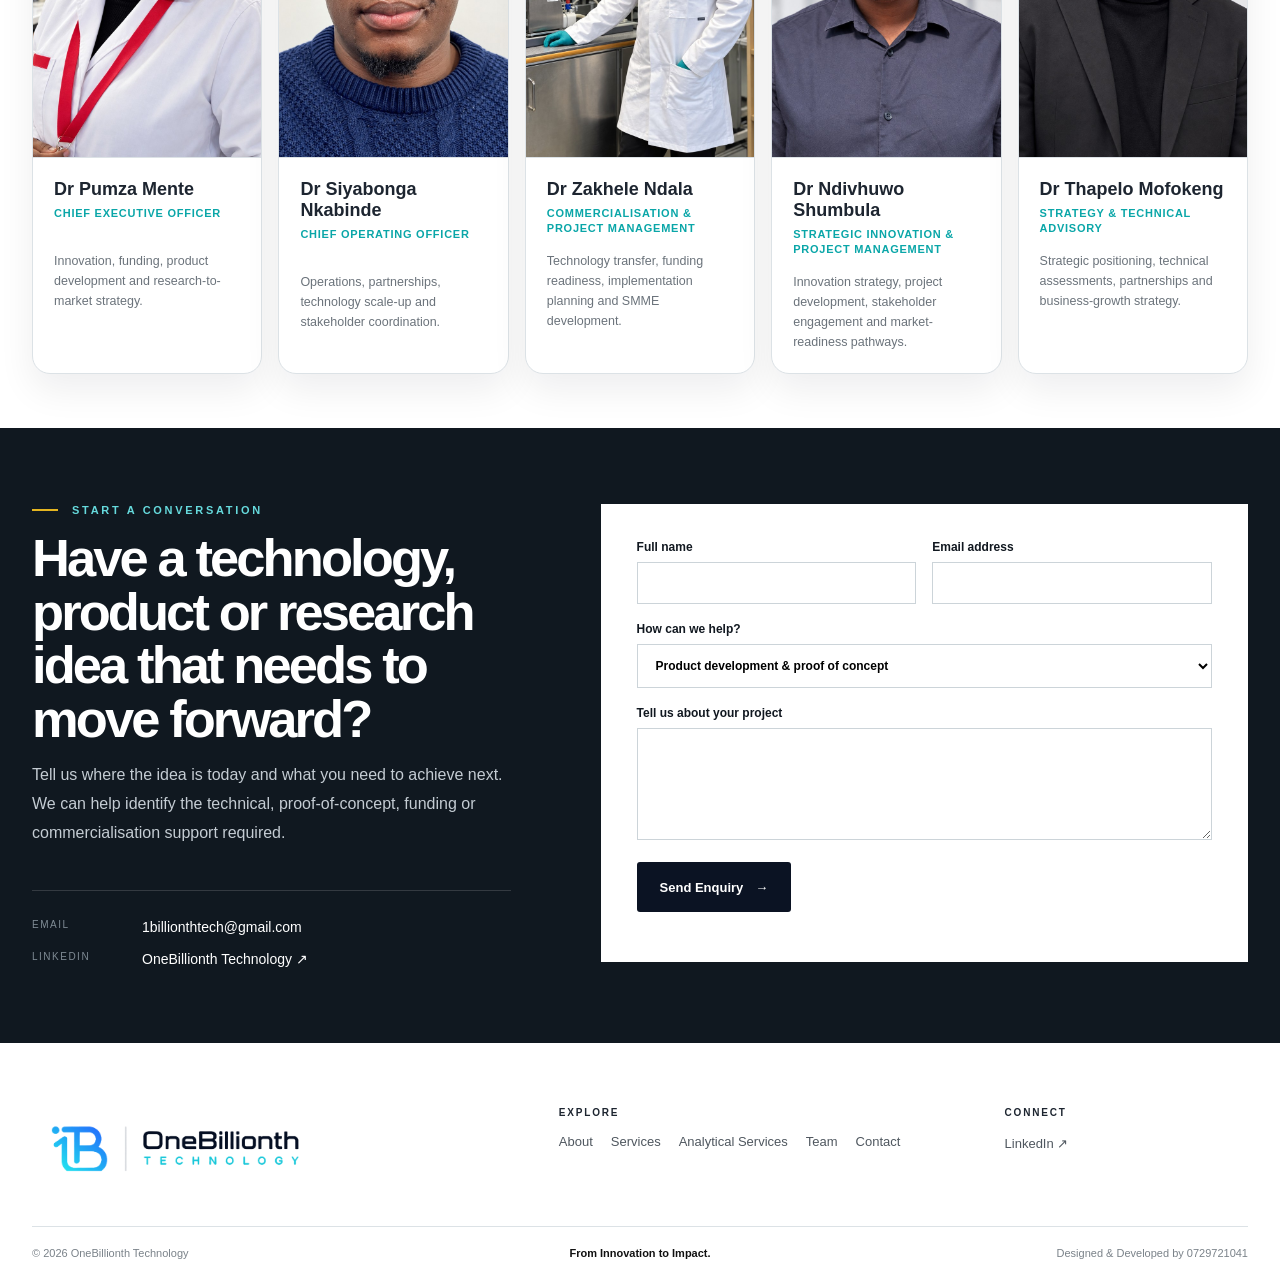
<file: OneBillionth Website Master/index.html>
<!doctype html>
<html lang="en">
<head>
  <meta charset="utf-8" />
  <meta name="viewport" content="width=device-width, initial-scale=1" />
  <meta name="description" content="OneBillionth Technology supports product development, proof of concept, technology commercialisation, funding and science, technology and innovation training." />
  <meta name="theme-color" content="#ffffff" />
  <title>OneBillionth Technology | From Innovation to Impact</title>
  <link rel="icon" href="assets/favicon.ico" />
  <link rel="stylesheet" href="home.css" />
</head>
<body>
  <div class="page-progress" id="pageProgress"></div>

  <header class="site-header" id="siteHeader">
    <a class="brand" href="#home" aria-label="OneBillionth Technology home">
      <img src="assets/onebillionth-horizontal.png" alt="OneBillionth Technology" />
    </a>

    <nav class="desktop-nav" aria-label="Primary navigation">
      <a class="active" href="#home">Home</a>
      <a href="#about">About</a>
      <a href="#services">Services</a>
      <a href="analytical-services/index.html">Analytical Services</a>
      <a href="#team">Team</a>
      <a href="#contact">Contact</a>
    </nav>

    <a class="button button-primary desktop-cta" href="#contact">Start a Conversation <span>↗</span></a>

    <button class="menu-button" id="menuButton" aria-label="Open menu" aria-expanded="false">
      <span></span><span></span>
    </button>
    <div class="mobile-menu" id="mobileMenu" aria-hidden="true">
      <a href="#home">Home</a>
      <a href="#about">About</a>
      <a href="#services">Services</a>
      <a href="analytical-services/index.html">Analytical Services</a>
      <a href="#team">Team</a>
      <a href="#contact">Contact</a>
    </div>
  </header>

  <main>
    <section class="hero-home page-anchor" id="home">
      <div class="hero-home-inner">
        <div class="hero-home-copy reveal">
          <div class="eyebrow">FROM INNOVATION TO IMPACT</div>
          <h1>Technology development from <span>concept</span> to commercial opportunity.</h1>
          <p>OneBillionth Technology combines research and development, technical expertise, funding and commercial thinking to help researchers, innovators, start-ups and growing businesses turn promising ideas into validated, fundable and commercially viable solutions.</p>
          <div class="hero-actions">
            <a class="button button-primary" href="#services">Explore Our Services <span>→</span></a>
            <a class="button button-outline" href="#about">About OneBillionth</a>
          </div>
          <div class="hero-focus" aria-label="Core focus areas">
            <span>Product Development</span>
            <span>Proof of Concept</span>
            <span>Commercialisation</span>
          </div>
        </div>

        <div class="hero-photo reveal">
          <img src="assets/home/product-development.jpg" alt="Scientist working with research data during product development" />
        </div>
      </div>
    </section>

    <section class="focus-strip" aria-label="OneBillionth technical focus">
      <div class="focus-strip-track">
        <div class="focus-strip-group">
          <span>Advanced Materials &amp; Nanotechnology</span>
          <span>Catalysis &amp; Process Development</span>
          <span>Energy &amp; Clean Technologies</span>
          <span>Biomedical Technologies</span>
          <span>Research-to-Market</span>
        </div>
        <div class="focus-strip-group" aria-hidden="true">
          <span>Advanced Materials &amp; Nanotechnology</span>
          <span>Catalysis &amp; Process Development</span>
          <span>Energy &amp; Clean Technologies</span>
          <span>Biomedical Technologies</span>
          <span>Research-to-Market</span>
        </div>
      </div>
    </section>

    <section class="section page-anchor" id="about">
      <div class="about-layout">
        <div class="about-copy reveal">
          <div class="section-kicker">ABOUT ONEBILLIONTH</div>
          <h2>Where scientific depth meets commercial direction.</h2>
          <p>OneBillionth Technology is a specialist innovation, research and development, funding and commercialisation consultancy. We work at the intersection of science, technology, business and sustainability, helping clients move from technical potential to practical application and commercial opportunity.</p>
          <p>Our team understands that a great technology is only one part of the innovation journey. Progress also depends on validation, intellectual property, funding pathways, commercial models, regulatory considerations, scale-up and routes to market.</p>
          <div class="about-actions">
            <a class="text-link" href="#services">See how we support innovation <span>→</span></a>
          </div>
        </div>
        <div class="about-photo reveal">
          <img src="assets/home/hero-research-discussion.jpg" alt="OneBillionth team discussing a research and technology development project" />
        </div>
      </div>

      <div class="principles-grid reveal">
        <article>
          <span>MISSION</span>
          <h3>Bridge the gap between innovation and commercial opportunity.</h3>
          <p>Helping entrepreneurs, researchers and businesses develop clear, credible and fundable strategies for growth.</p>
        </article>
        <article class="principle-accent">
          <span>VISION</span>
          <h3>A trusted innovation and commercialisation partner for Africa.</h3>
          <p>Supporting technology-driven businesses in transforming ideas into sustainable enterprises and real-world impact.</p>
        </article>
        <article>
          <span>OUR APPROACH</span>
          <h3>Technical depth. Commercial thinking. Clear pathways forward.</h3>
          <p>We combine scientific understanding with business and commercial thinking so technical value is never lost in the business case.</p>
        </article>
      </div>
    </section>

    <section class="photo-story-section">
      <div class="section photo-story-layout">
        <div class="photo-story-copy reveal">
          <div class="section-kicker">TECHNICAL ENVIRONMENT</div>
          <h2>R&amp;D environments that support practical technology development.</h2>
          <p>OneBillionth works across laboratory, product-development and project-planning settings where scientific evidence, technical feasibility and commercial direction are developed together.</p>
          <p>These environments support concept validation, materials research, process development, proof-of-concept work and the technical evidence required for funding and commercialisation decisions.</p>
        </div>
        <div class="photo-story-grid">
          <figure class="photo-story-large reveal"><img src="assets/home/lab-collaboration.jpg" alt="Scientists carrying out laboratory work during product development" /></figure>
          <figure class="reveal"><img src="assets/home/materials-samples.jpg" alt="Material samples in a laboratory dish" /></figure>
          <figure class="reveal"><img src="assets/home/chemistry-validation.jpg" alt="Laboratory glassware used in validation work" /></figure>
        </div>
      </div>
    </section>

    <section class="services-section page-anchor" id="services">
      <div class="section">
        <div class="section-intro reveal">
          <div>
            <div class="section-kicker">WHAT WE DO</div>
            <h2>Support built around real technology development.</h2>
          </div>
          <p class="section-intro-lead">We support the technical and commercial stages of innovation — from proof-of-concept and experimental validation to funding readiness, technology commercialisation and market-entry planning.</p>
        </div>

        <div class="primary-services-grid">
          <article class="primary-service primary-service-feature reveal">
            <div class="primary-service-image">
              <img src="assets/slideshow/33-onebillionth-laboratory-6801-landscape.jpg" alt="Scientist carrying out laboratory product-development work" />
            </div>
            <div class="primary-service-copy">
              <span class="service-label">PRIMARY FOCUS</span>
              <h3>Product Development &amp; Proof of Concept</h3>
              <p>We help transform scientific ideas, research outputs and early-stage concepts into validated, technically credible and commercially relevant solutions.</p>
              <ul>
                <li>Concept and proof-of-concept development</li>
                <li>Experimental design and validation</li>
                <li>Technical feasibility assessments</li>
                <li>Materials and process optimisation</li>
                <li>Laboratory-to-pilot scale-up support</li>
              </ul>
            </div>
          </article>

          <article class="primary-service reveal">
            <span class="service-label">COMMERCIALISATION</span>
            <h3>Technology Commercialisation Strategy</h3>
            <p>Technology readiness, market-entry planning, product positioning, route-to-market, strategic partnerships and research-to-market planning.</p>
          </article>

          <article class="primary-service reveal">
            <span class="service-label">FUNDING</span>
            <h3>Funding Applications &amp; Grant Proposal Development</h3>
            <p>Funding readiness, proposal development, innovation descriptions, project plans, budgets, impact statements and funding motivations.</p>
          </article>

          <article class="primary-service primary-service-accent reveal">
            <span class="service-label">CAPABILITY BUILDING</span>
            <h3>Science, Technology &amp; Innovation Education and Training</h3>
            <p>Practical, industry-focused training in technical disciplines, research methods, innovation skills, commercialisation and funding readiness.</p>
          </article>
        </div>

        <div aria-label="Analytical and laboratory services" class="analytical-main-callout reveal">
<div class="analytical-main-callout-copy">
<span class="service-label">SPECIALIST LABORATORY SERVICES</span>
<h3>Analytical &amp; Laboratory Services</h3>
<p>Explore materials characterisation, spectroscopy, electrochemical testing and related laboratory support, with analysis tailored to your research or development requirements.</p>
</div>
<a class="button button-primary" href="analytical-services/index.html">Explore Analytical Services <span aria-hidden="true">↗</span></a>
</div>

        <div class="technical-capabilities reveal">
          <div>
            <span>ADVANCED MATERIALS &amp; NANOTECHNOLOGY</span>
            <p>Material synthesis, characterisation, optimisation, functionalisation and performance evaluation.</p>
          </div>
          <div>
            <span>CATALYSIS &amp; PROCESS DEVELOPMENT</span>
            <p>Catalyst development, process optimisation, reaction development and performance evaluation.</p>
          </div>
          <div>
            <span>BIOMEDICAL &amp; ANTIMICROBIAL TECHNOLOGIES</span>
            <p>Antimicrobial materials, biomedical development, preclinical support and experimental interpretation.</p>
          </div>
          <div>
            <span>ENERGY &amp; CLEAN TECHNOLOGIES</span>
            <p>Energy-storage materials, renewable energy technologies, fuel cells, electrocatalysis and clean technology development.</p>
          </div>
        </div>

        <div class="rd-slideshow reveal" data-slideshow aria-label="OneBillionth research and laboratory image slideshow">
          <div class="rd-slides">
            <figure class="rd-slide active"><img src="assets/slideshow/07-onebillionth-img-4327.jpg" alt="OneBillionth Technology research and laboratory photograph 1" /></figure>
            <figure class="rd-slide"><img src="assets/slideshow/08-onebillionth-img-4506.jpg" alt="OneBillionth Technology research and laboratory photograph 2" loading="lazy" decoding="async" /></figure>
            <figure class="rd-slide"><img src="assets/slideshow/09-onebillionth-img-4804.jpg" alt="OneBillionth Technology research and laboratory photograph 3" loading="lazy" decoding="async" /></figure>
            <figure class="rd-slide"><img src="assets/slideshow/10-onebillionth-img-4805.jpg" alt="OneBillionth Technology research and laboratory photograph 4" loading="lazy" decoding="async" /></figure>
            <figure class="rd-slide"><img src="assets/slideshow/11-onebillionth-img-5172.jpg" alt="OneBillionth Technology research and laboratory photograph 5" loading="lazy" decoding="async" /></figure>
            <figure class="rd-slide"><img src="assets/slideshow/12-onebillionth-img-5571.jpg" alt="OneBillionth Technology research and laboratory photograph 6" loading="lazy" decoding="async" /></figure>
            <figure class="rd-slide"><img src="assets/slideshow/13-onebillionth-img-5574.jpg" alt="OneBillionth Technology research and laboratory photograph 7" loading="lazy" decoding="async" /></figure>
            <figure class="rd-slide"><img src="assets/slideshow/14-onebillionth-img-5585.jpg" alt="OneBillionth Technology research and laboratory photograph 8" loading="lazy" decoding="async" /></figure>
            <figure class="rd-slide"><img src="assets/slideshow/19-onebillionth-laboratory-6786-landscape.jpg" alt="OneBillionth Technology research and laboratory photograph 9" loading="lazy" decoding="async" /></figure>
            <figure class="rd-slide"><img src="assets/slideshow/20-onebillionth-laboratory-6788-landscape.jpg" alt="OneBillionth Technology research and laboratory photograph 10" loading="lazy" decoding="async" /></figure>
            <figure class="rd-slide"><img src="assets/slideshow/21-onebillionth-laboratory-6789-landscape.jpg" alt="OneBillionth Technology research and laboratory photograph 11" loading="lazy" decoding="async" /></figure>
            <figure class="rd-slide"><img src="assets/slideshow/22-onebillionth-laboratory-6790-landscape.jpg" alt="OneBillionth Technology research and laboratory photograph 12" loading="lazy" decoding="async" /></figure>
            <figure class="rd-slide"><img src="assets/slideshow/23-onebillionth-laboratory-6791-landscape.jpg" alt="OneBillionth Technology research and laboratory photograph 13" loading="lazy" decoding="async" /></figure>
            <figure class="rd-slide"><img src="assets/slideshow/24-onebillionth-laboratory-6792-landscape.jpg" alt="OneBillionth Technology research and laboratory photograph 14" loading="lazy" decoding="async" /></figure>
            <figure class="rd-slide"><img src="assets/slideshow/25-onebillionth-laboratory-6793-landscape.jpg" alt="OneBillionth Technology research and laboratory photograph 15" loading="lazy" decoding="async" /></figure>
            <figure class="rd-slide"><img src="assets/slideshow/26-onebillionth-laboratory-6794-landscape.jpg" alt="OneBillionth Technology research and laboratory photograph 16" loading="lazy" decoding="async" /></figure>
            <figure class="rd-slide"><img src="assets/slideshow/27-onebillionth-laboratory-6795-landscape.jpg" alt="OneBillionth Technology research and laboratory photograph 17" loading="lazy" decoding="async" /></figure>
            <figure class="rd-slide"><img src="assets/slideshow/28-onebillionth-laboratory-6796-landscape.jpg" alt="OneBillionth Technology research and laboratory photograph 18" loading="lazy" decoding="async" /></figure>
            <figure class="rd-slide"><img src="assets/slideshow/29-onebillionth-laboratory-6797-landscape.jpg" alt="OneBillionth Technology research and laboratory photograph 19" loading="lazy" decoding="async" /></figure>
            <figure class="rd-slide"><img src="assets/slideshow/30-onebillionth-laboratory-6798-landscape.jpg" alt="OneBillionth Technology research and laboratory photograph 20" loading="lazy" decoding="async" /></figure>
            <figure class="rd-slide"><img src="assets/slideshow/31-onebillionth-laboratory-6799-landscape.jpg" alt="OneBillionth Technology research and laboratory photograph 21" loading="lazy" decoding="async" /></figure>
            <figure class="rd-slide"><img src="assets/slideshow/32-onebillionth-laboratory-6800-landscape.jpg" alt="OneBillionth Technology research and laboratory photograph 22" loading="lazy" decoding="async" /></figure>
            <figure class="rd-slide"><img src="assets/slideshow/33-onebillionth-laboratory-6801-landscape.jpg" alt="OneBillionth Technology research and laboratory photograph 23" loading="lazy" decoding="async" /></figure>
            <figure class="rd-slide"><img src="assets/slideshow/34-onebillionth-laboratory-6802-portrait.jpg" alt="OneBillionth Technology research and laboratory photograph 24" loading="lazy" decoding="async" /></figure>
            <figure class="rd-slide"><img src="assets/slideshow/35-onebillionth-laboratory-6803-portrait.jpg" alt="OneBillionth Technology research and laboratory photograph 25" loading="lazy" decoding="async" /></figure>
            <figure class="rd-slide"><img src="assets/slideshow/36-onebillionth-laboratory-6804-landscape.jpg" alt="OneBillionth Technology research and laboratory photograph 26" loading="lazy" decoding="async" /></figure>
            <figure class="rd-slide"><img src="assets/slideshow/37-onebillionth-laboratory-6805-landscape.jpg" alt="OneBillionth Technology research and laboratory photograph 27" loading="lazy" decoding="async" /></figure>
            <figure class="rd-slide"><img src="assets/slideshow/38-onebillionth-laboratory-6806-landscape.jpg" alt="OneBillionth Technology research and laboratory photograph 28" loading="lazy" decoding="async" /></figure>
            <figure class="rd-slide"><img src="assets/slideshow/39-onebillionth-laboratory-6807-landscape.jpg" alt="OneBillionth Technology research and laboratory photograph 29" loading="lazy" decoding="async" /></figure>
            <figure class="rd-slide"><img src="assets/slideshow/40-onebillionth-laboratory-6808-landscape.jpg" alt="OneBillionth Technology research and laboratory photograph 30" loading="lazy" decoding="async" /></figure>
            <figure class="rd-slide"><img src="assets/slideshow/41-onebillionth-laboratory-6809-landscape.jpg" alt="OneBillionth Technology research and laboratory photograph 31" loading="lazy" decoding="async" /></figure>
            <figure class="rd-slide"><img src="assets/slideshow/42-onebillionth-laboratory-6811-landscape.jpg" alt="OneBillionth Technology research and laboratory photograph 32" loading="lazy" decoding="async" /></figure>
            <figure class="rd-slide"><img src="assets/slideshow/43-onebillionth-laboratory-6812-landscape.jpg" alt="OneBillionth Technology research and laboratory photograph 33" loading="lazy" decoding="async" /></figure>
            <figure class="rd-slide"><img src="assets/slideshow/44-onebillionth-laboratory-6813-landscape.jpg" alt="OneBillionth Technology research and laboratory photograph 34" loading="lazy" decoding="async" /></figure>
          </div>
          <button class="rd-slide-control rd-slide-prev" type="button" aria-label="Previous image">‹</button>
          <button class="rd-slide-control rd-slide-next" type="button" aria-label="Next image">›</button>
          <div class="rd-slide-dots" aria-label="Choose slideshow image"></div>
        </div>

        <div class="support-services reveal">
          <div class="support-services-title">
            <div class="section-kicker">ADDITIONAL SUPPORT</div>
            <h3>Commercial and strategic support around the technology.</h3>
          </div>
          <div class="support-services-grid">
            <article><h4>Business Plans</h4><p>Practical and funder-ready business plans for technology-led ventures and growing businesses.</p></article>
            <article><h4>Market &amp; Feasibility Research</h4><p>Market landscape, sizing, customer identification, competitor benchmarking and commercial feasibility.</p></article>
            <article><h4>Innovation Readiness Assessments</h4><p>Technology readiness, validation, IP, market readiness, business model and key development gaps.</p></article>
            <article><h4>Pitch Decks &amp; Investor Presentations</h4><p>Clear investor-ready narratives covering the solution, market, business model, traction and funding requirement.</p></article>
            <article><h4>Research &amp; Technical Writing</h4><p>Technical reports, concept notes, research summaries, feasibility documents and commercialisation reports.</p></article>
            <article><h4>Strategy &amp; Advisory</h4><p>Innovation strategy, funding strategy, business-model refinement, partnerships and growth planning.</p></article>
          </div>
        </div>
      </div>
    </section>

    <section class="proof-section">
      <div class="section proof-grid">
        <div class="proof-photo reveal">
          <img src="assets/home/lab-equipment.jpg" alt="Laboratory equipment used in research and technology development" />
        </div>
        <div class="proof-copy reveal">
          <div class="section-kicker">FROM RESEARCH TO APPLICATION</div>
          <h2>Technical depth before commercial claims.</h2>
          <p>Our multidisciplinary R&amp;D experience allows us to engage with the science behind an innovation, assess what still needs to be demonstrated and help define a credible pathway toward implementation, funding and market readiness.</p>
          <div class="proof-points">
            <div><strong>Technical feasibility</strong><span>Assess whether the concept is technically credible and what evidence is still required.</span></div>
            <div><strong>Experimental validation</strong><span>Support methodology, data interpretation and proof-of-concept development.</span></div>
            <div><strong>Scale-up support</strong><span>Consider the transition from laboratory development toward pilot and implementation stages.</span></div>
            <div><strong>Commercial readiness</strong><span>Connect technical progress to funding, market and commercialisation decisions.</span></div>
          </div>
          <div class="proof-mini-gallery">
            <img src="assets/home/lab-equipment-wide.jpg" alt="Laboratory analysis equipment" />
            <img src="assets/home/glassware-closeup.jpg" alt="Laboratory glassware and sample preparation" />
          </div>
        </div>
      </div>
    </section>

    <section class="section audience-section">
      <div class="section-intro compact reveal">
        <div>
          <div class="section-kicker">WHO WE WORK WITH</div>
          <h2>Built for people and organisations moving ideas forward.</h2>
        </div>
        <p class="context-lead">We support innovation-led clients who need technical expertise, clearer commercial direction, stronger funding readiness or a practical route from research to application.</p>
      </div>
      <div class="audience-grid">
        <article class="audience-card reveal"><h3>Researchers &amp; Academics</h3><p>Turning research outputs into validated opportunities, funding cases and commercial pathways.</p></article>
        <article class="audience-card reveal"><h3>Start-ups &amp; Early-stage Businesses</h3><p>Strengthening technology propositions, business cases, funding readiness and market planning.</p></article>
        <article class="audience-card reveal"><h3>University Spin-outs</h3><p>Supporting the move from research and intellectual property toward structured commercial development.</p></article>
        <article class="audience-card reveal"><h3>SMMEs</h3><p>Practical innovation, business and funding support for growing product- and technology-led enterprises.</p></article>
        <article class="audience-card reveal"><h3>R&amp;D Organisations</h3><p>Research planning, technical writing, feasibility, commercialisation and strategic development.</p></article>
        <article class="audience-card reveal"><h3>Green &amp; Circular Economy Ventures</h3><p>Support for clean technology, materials, resource recovery and sustainability-led innovation.</p></article>
        <article class="audience-card reveal"><h3>Health &amp; Biotechnology Ventures</h3><p>Technical and commercial support for biomedical, antimicrobial and health-innovation opportunities.</p></article>
        <article class="audience-card reveal"><h3>Funders, Partners &amp; Innovation Programmes</h3><p>Technical assessment, innovation support, programme planning and commercialisation readiness.</p></article>
      </div>
    </section>

    <section class="experience-section">
      <div class="section experience-layout">
        <div class="experience-copy reveal">
          <div class="section-kicker">OUR EXPERIENCE SPANS</div>
          <h2>Science, technology, business and sustainability.</h2>
          <p>Our experience spans scientific research, R&amp;D, technology innovation, intellectual property, entrepreneurship, sustainability and research-to-market development.</p>
        </div>
        <div class="experience-tags reveal">
          <span>Nanotechnology</span><span>Advanced Materials</span><span>Energy</span><span>Biotechnology Research</span><span>Water Treatment</span><span>Hydrometallurgy</span><span>Catalysis</span><span>Clean Technologies</span><span>Circular Economy</span><span>Commercialisation</span><span>Funding Readiness</span><span>Research-to-Market</span>
        </div>
      </div>
    </section>

    <section class="process-section">
      <div class="section">
        <div class="section-intro compact reveal">
          <div>
            <div class="section-kicker">HOW WE WORK</div>
            <h2>A clear pathway from challenge to progress.</h2>
          </div>
          <p class="context-lead">Every engagement is shaped around the client’s innovation, objective and current stage of development.</p>
        </div>
        <div class="process-grid">
          <article class="reveal"><span>01</span><h3>Understand</h3><p>Your innovation, business, objectives and current challenges.</p></article>
          <article class="reveal"><span>02</span><h3>Assess</h3><p>Technical, funding, market and commercialisation gaps.</p></article>
          <article class="reveal"><span>03</span><h3>Develop</h3><p>The technical plan, proof of concept, strategy, proposal or commercialisation document required.</p></article>
          <article class="reveal"><span>04</span><h3>Strengthen</h3><p>The evidence and business case for the intended funder, partner, investor or customer.</p></article>
          <article class="reveal"><span>05</span><h3>Support</h3><p>Progress toward implementation, scale-up, funding and commercialisation.</p></article>
        </div>
      </div>
    </section>

    <section class="section team-section page-anchor" id="team">
      <div class="team-heading reveal">
        <div class="section-kicker">MEET OUR TEAM</div>
        <h2>Technical people who understand the innovation journey.</h2>
        <p>Our multidisciplinary team brings practical experience in research and development, product development, technology commercialisation, funding, project management, partnerships and innovation strategy.</p>
      </div>

      <div class="team-grid">
        <article class="team-card reveal">
          <img src="assets/team/Dr Pumza Mente.jpg" alt="Dr Pumza Mente" />
          <div><h3>Dr Pumza Mente</h3><strong>Chief Executive Officer</strong><p>Innovation, funding, product development and research-to-market strategy.</p></div>
        </article>
        <article class="team-card reveal">
          <img src="assets/team/Dr Siyabonga Nkabinde.jpg" alt="Dr Siyabonga Nkabinde" />
          <div><h3>Dr Siyabonga Nkabinde</h3><strong>Chief Operating Officer</strong><p>Operations, partnerships, technology scale-up and stakeholder coordination.</p></div>
        </article>
        <article class="team-card reveal">
          <img src="assets/team/Dr Zakhele Ndala.jpg" alt="Dr Zakhele Ndala" />
          <div><h3>Dr Zakhele Ndala</h3><strong>Commercialisation &amp; Project Management</strong><p>Technology transfer, funding readiness, implementation planning and SMME development.</p></div>
        </article>
        <article class="team-card reveal">
          <img src="assets/team/Dr Ndivhuwo Shumbula.jpg" alt="Dr Ndivhuwo Shumbula" />
          <div><h3>Dr Ndivhuwo Shumbula</h3><strong>Strategic Innovation &amp; Project Management</strong><p>Innovation strategy, project development, stakeholder engagement and market-readiness pathways.</p></div>
        </article>
        <article class="team-card reveal">
          <img src="assets/team/Dr Thapelo Mofokeng.jpg" alt="Dr Thapelo Mofokeng" />
          <div><h3>Dr Thapelo Mofokeng</h3><strong>Strategy &amp; Technical Advisory</strong><p>Strategic positioning, technical assessments, partnerships and business-growth strategy.</p></div>
        </article>
      </div>
    </section>

    <section class="contact-section page-anchor" id="contact">
      <div class="section contact-layout">
        <div class="contact-copy reveal">
          <div class="section-kicker">START A CONVERSATION</div>
          <h2>Have a technology, product or research idea that needs to move forward?</h2>
          <p>Tell us where the idea is today and what you need to achieve next. We can help identify the technical, proof-of-concept, funding or commercialisation support required.</p>
          <div class="contact-details">
            <div><span>Email</span><a href="mailto:1billionthtech@gmail.com">1billionthtech@gmail.com</a></div>
            <div><span>LinkedIn</span><a href="https://www.linkedin.com/company/onebillionth-technology/" target="_blank" rel="noreferrer">OneBillionth Technology ↗</a></div>
          </div>
        </div>

        <form class="contact-form reveal" data-review-form>
          <div class="field-grid">
            <label>Full name<input name="name" required /></label>
            <label>Email address<input name="email" type="email" required /></label>
          </div>
          <label>How can we help?
            <select name="service">
              <option>Product development & proof of concept</option>
              <option>Technology commercialisation</option>
              <option>Funding applications & grants</option>
              <option>Science, technology & innovation training</option>
              <option>Business planning</option>
              <option>Market & feasibility research</option>
              <option>Research & technical writing</option>
              <option>Strategy & advisory</option>
              <option>Other</option>
            </select>
          </label>
          <label>Tell us about your project<textarea name="message" rows="6"></textarea></label>
          <button class="button button-primary" type="submit">Send Enquiry <span>→</span></button>
          <p class="form-note"></p>
        </form>
      </div>
    </section>
  </main>

  <footer class="site-footer">
    <div class="footer-main">
      <a class="footer-logo" href="#home"><img src="assets/onebillionth-horizontal.png" alt="OneBillionth Technology" /></a>
      <div class="footer-nav">
        <strong>Explore</strong>
        <div><a href="#about">About</a><a href="#services">Services</a>
      <a href="analytical-services/index.html">Analytical Services</a><a href="#team">Team</a><a href="#contact">Contact</a></div>
      </div>
      <div class="footer-contact">
        <strong>Connect</strong>
        <a href="https://www.linkedin.com/company/onebillionth-technology/" target="_blank" rel="noreferrer">LinkedIn ↗</a>
      </div>
    </div>
    <div class="footer-bottom">
      <span>© 2026 OneBillionth Technology</span>
      <span>From Innovation to Impact.</span>
      <span>Designed &amp; Developed by 0729721041</span>
    </div>
  </footer>

  <button class="back-top" id="backTop" aria-label="Back to top">↑</button>
  <script src="script.js"></script>
</body>
</html>
</file>
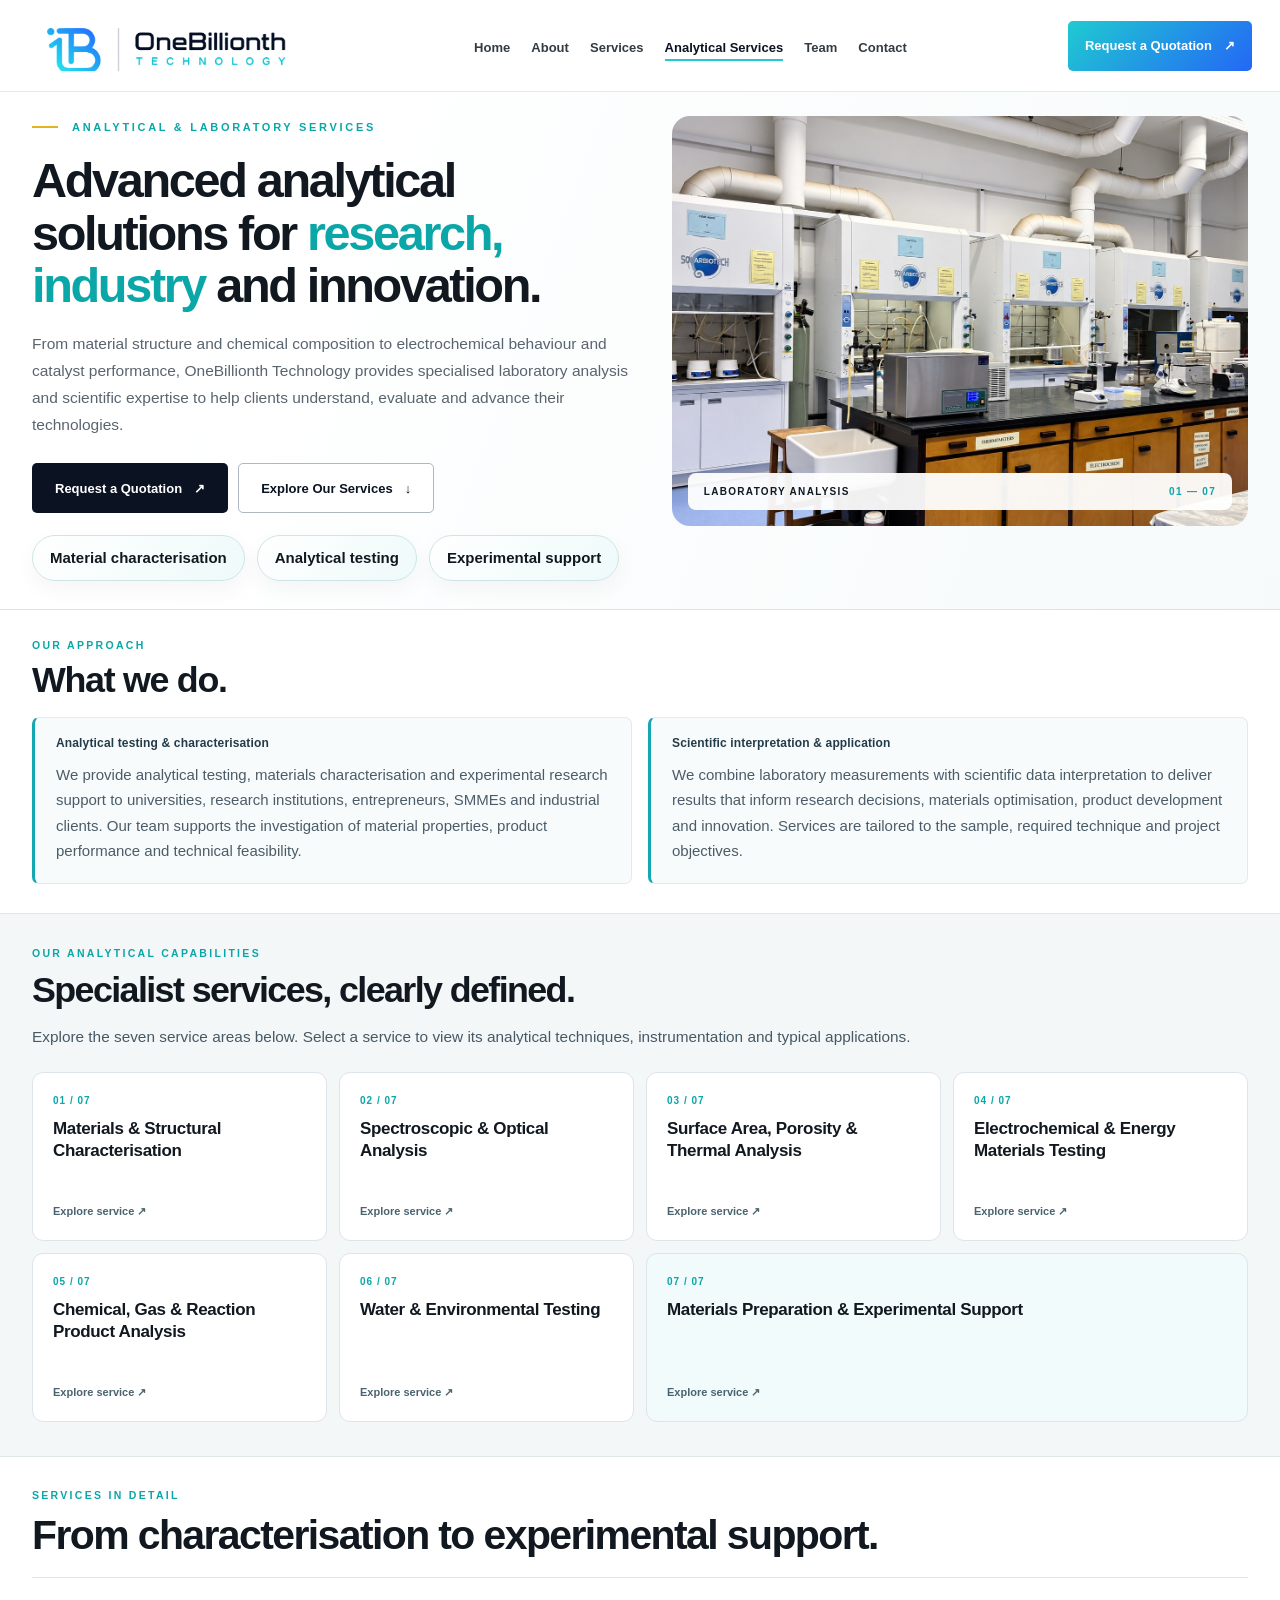
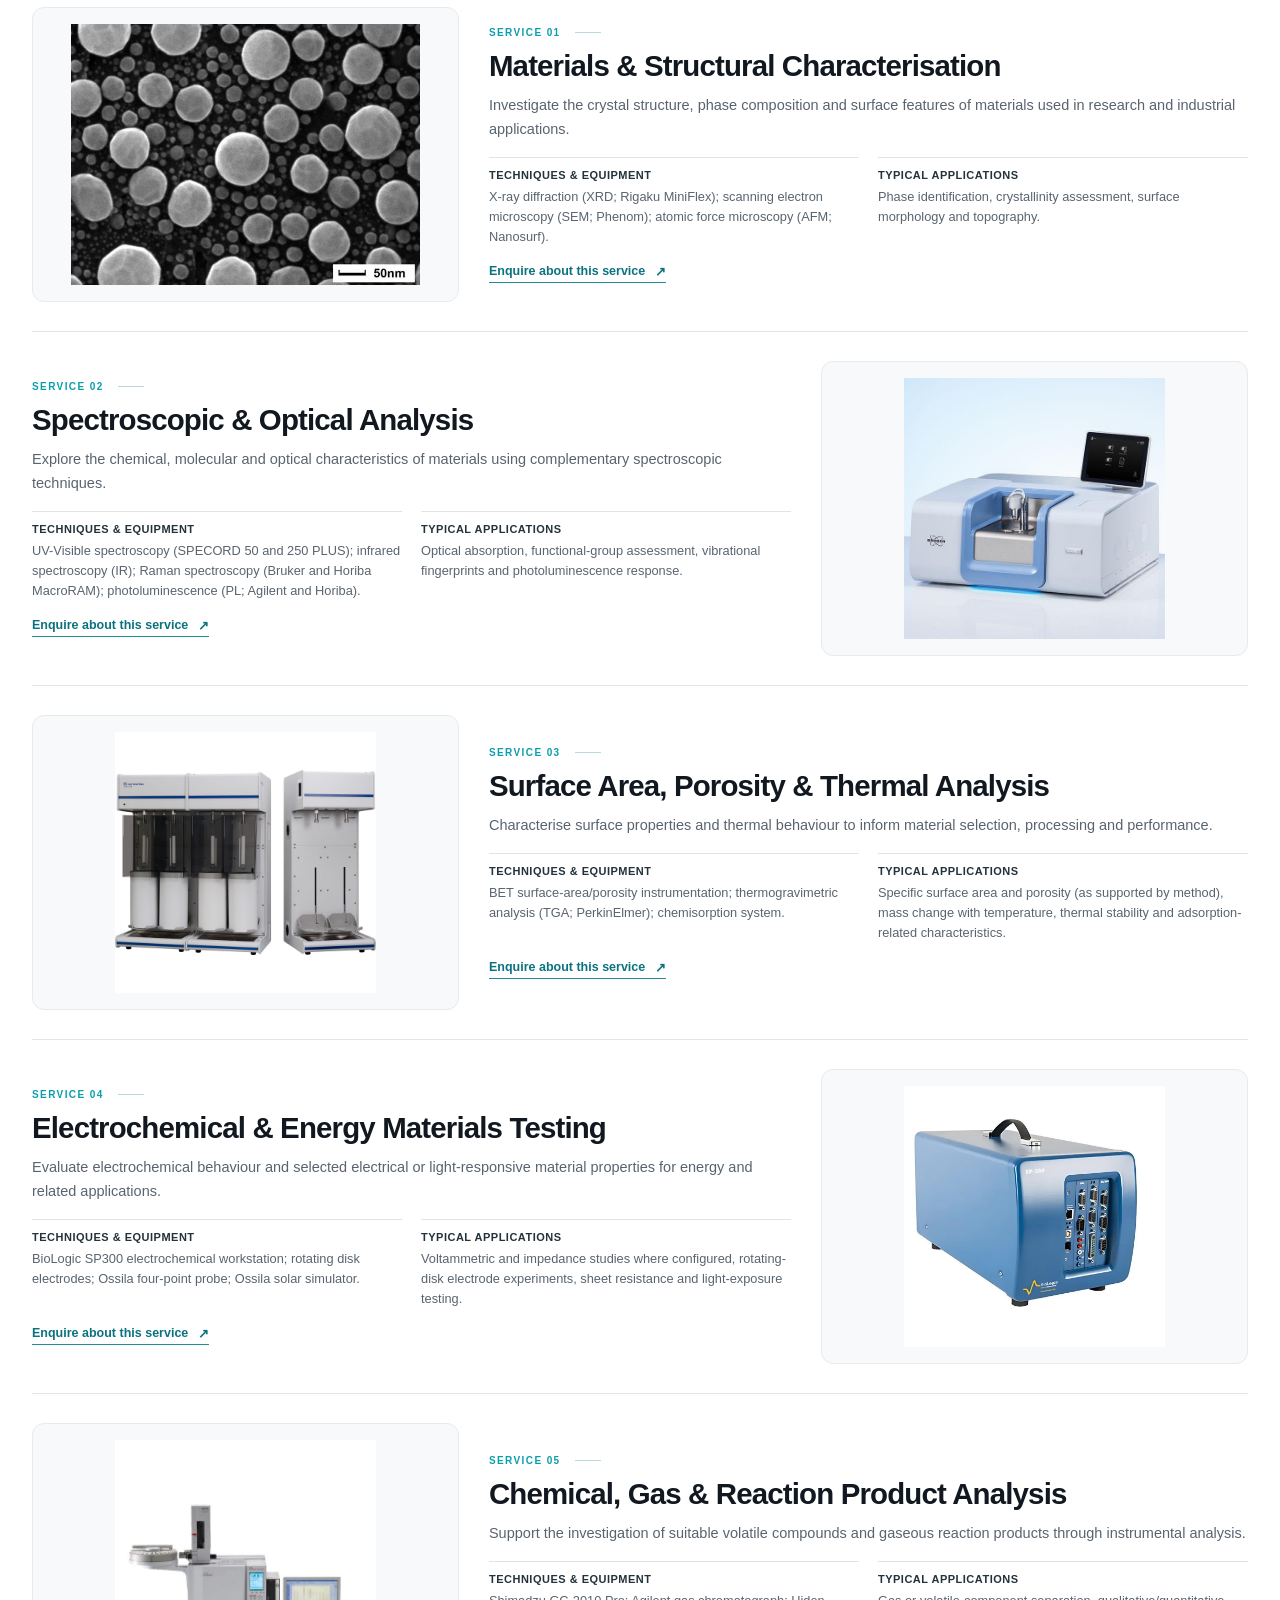
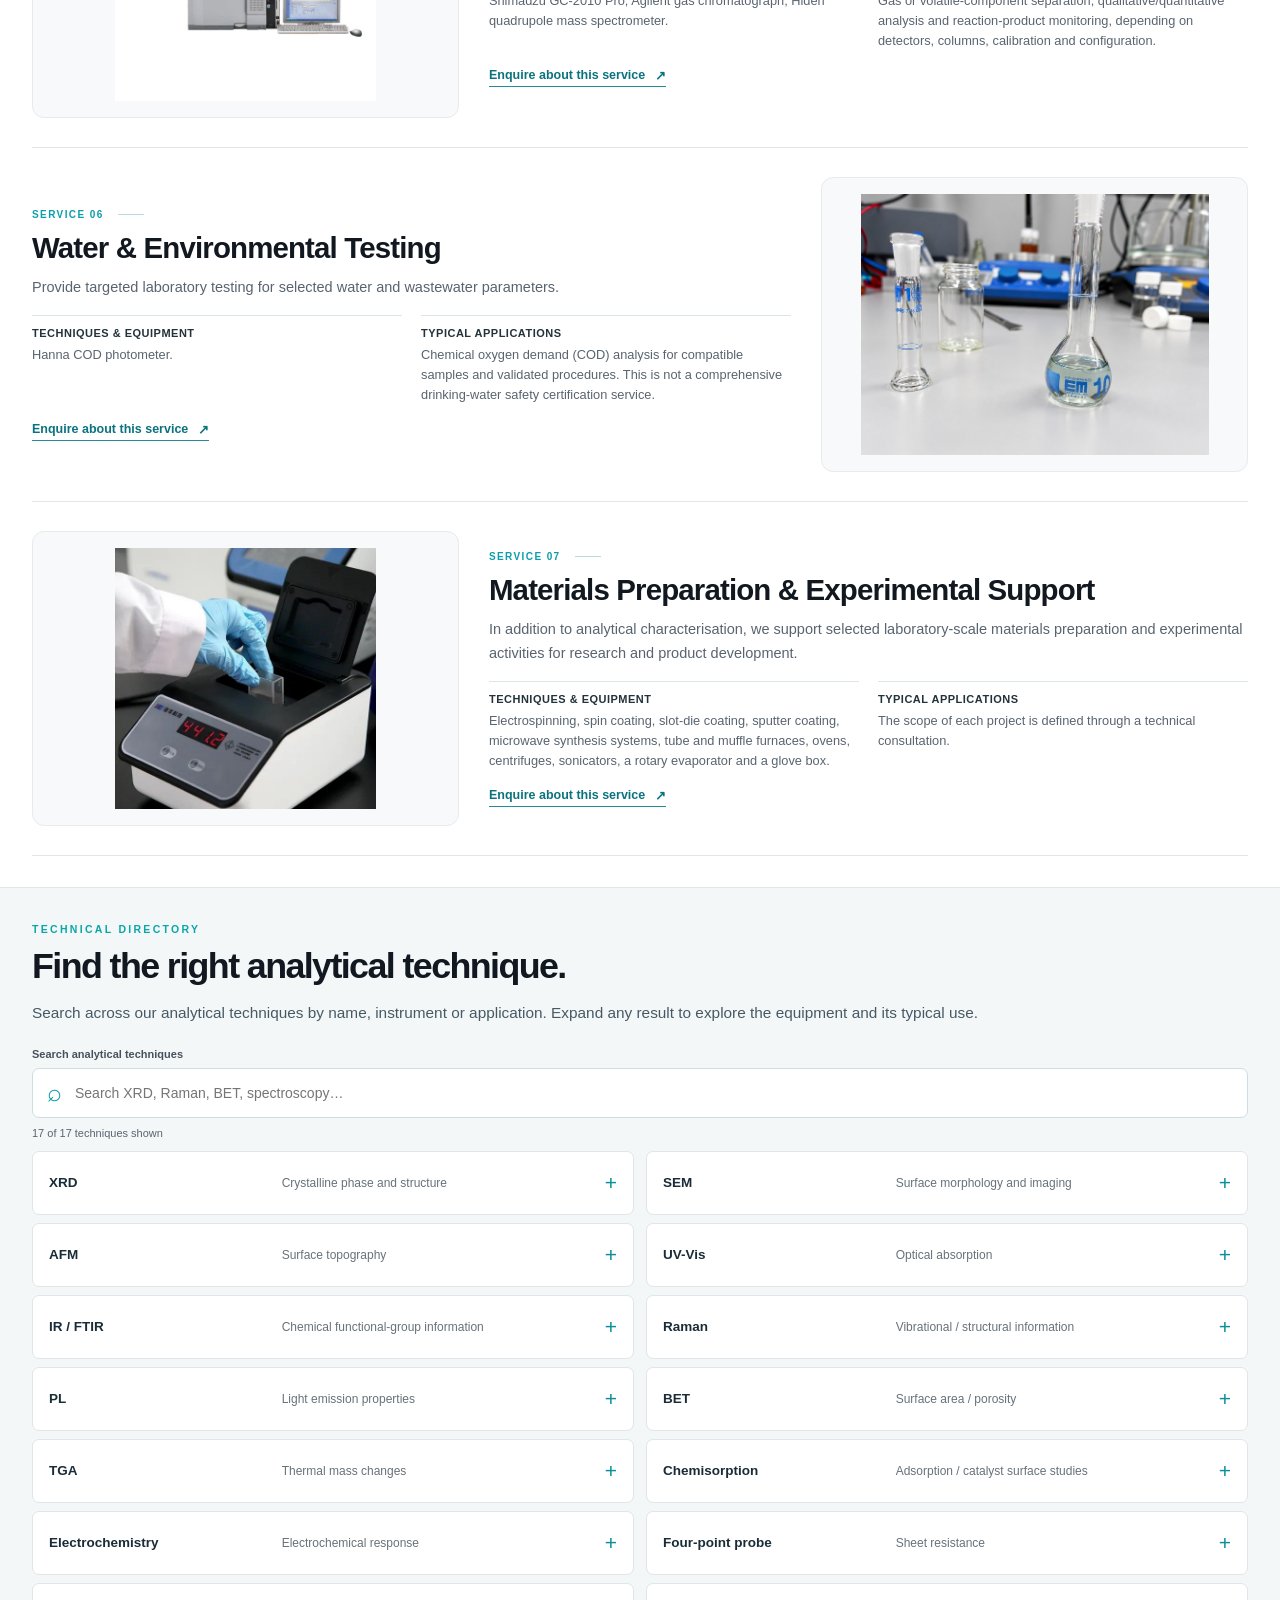
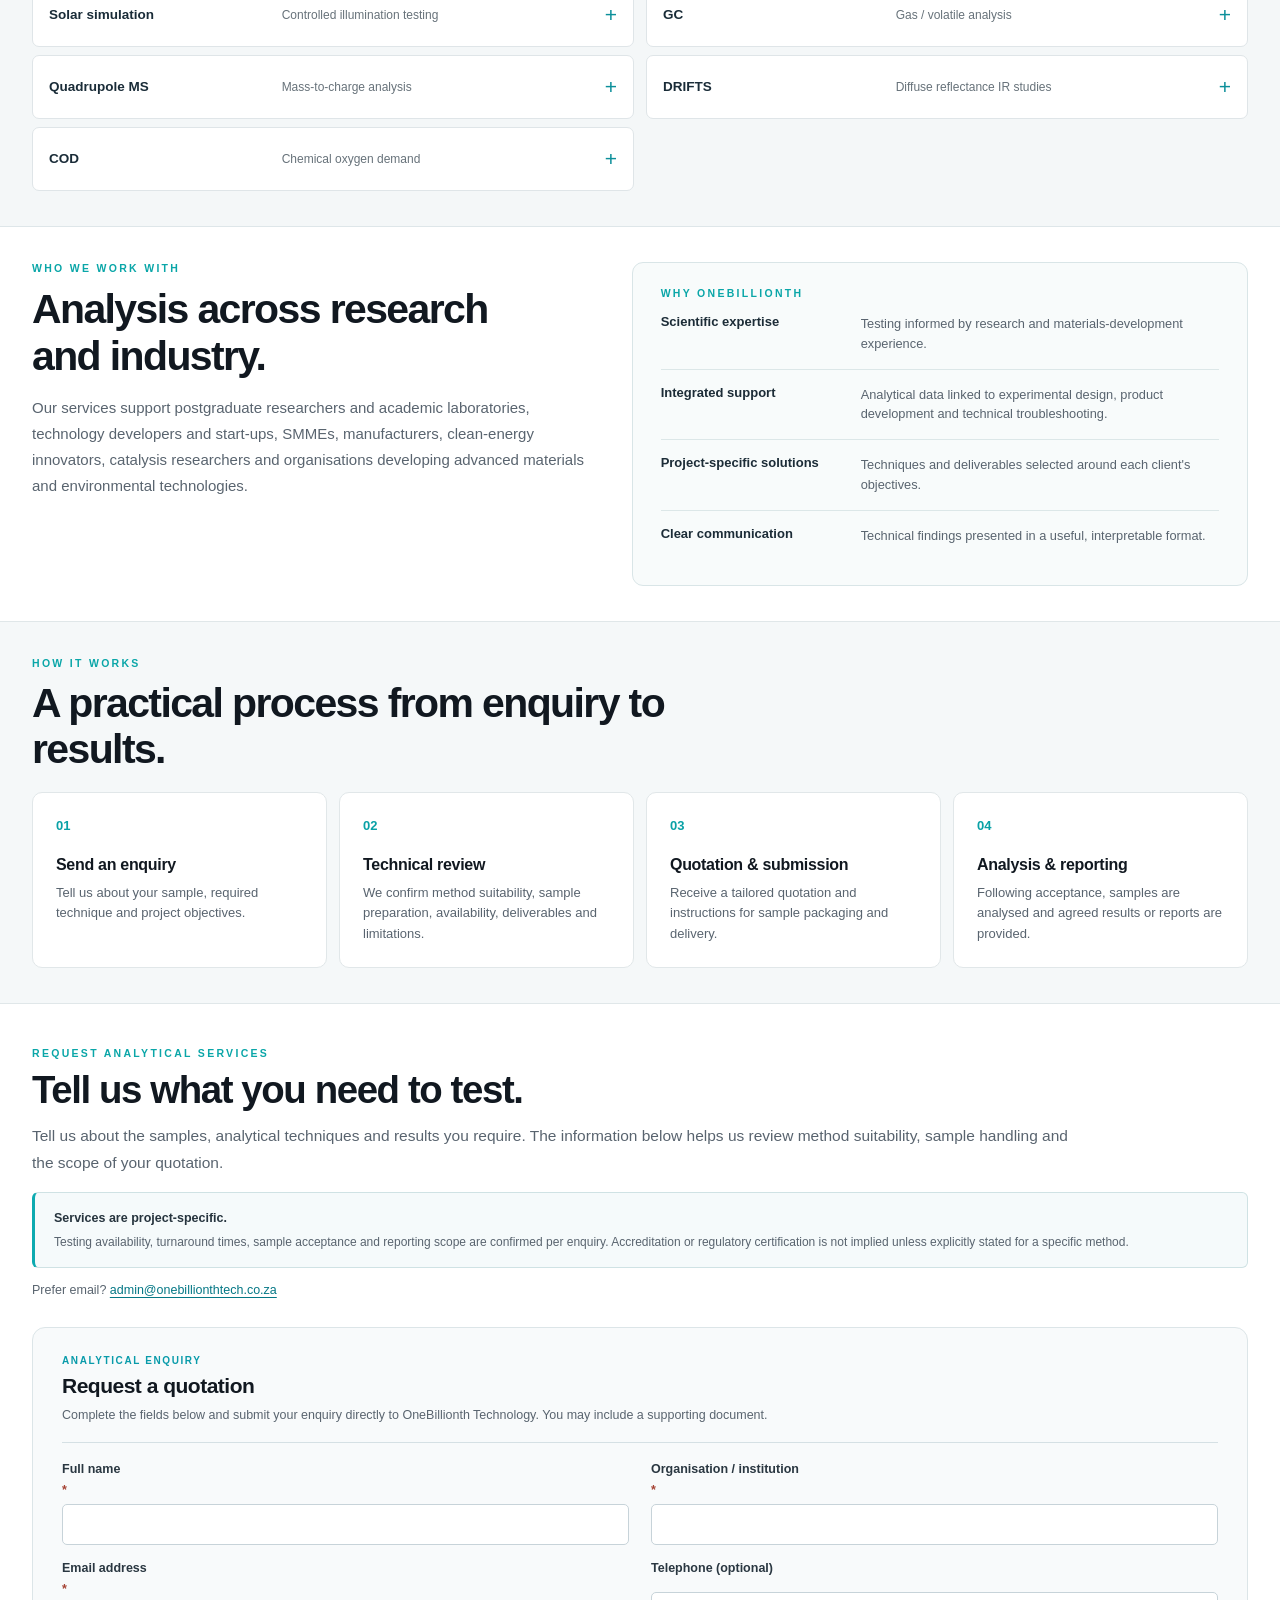
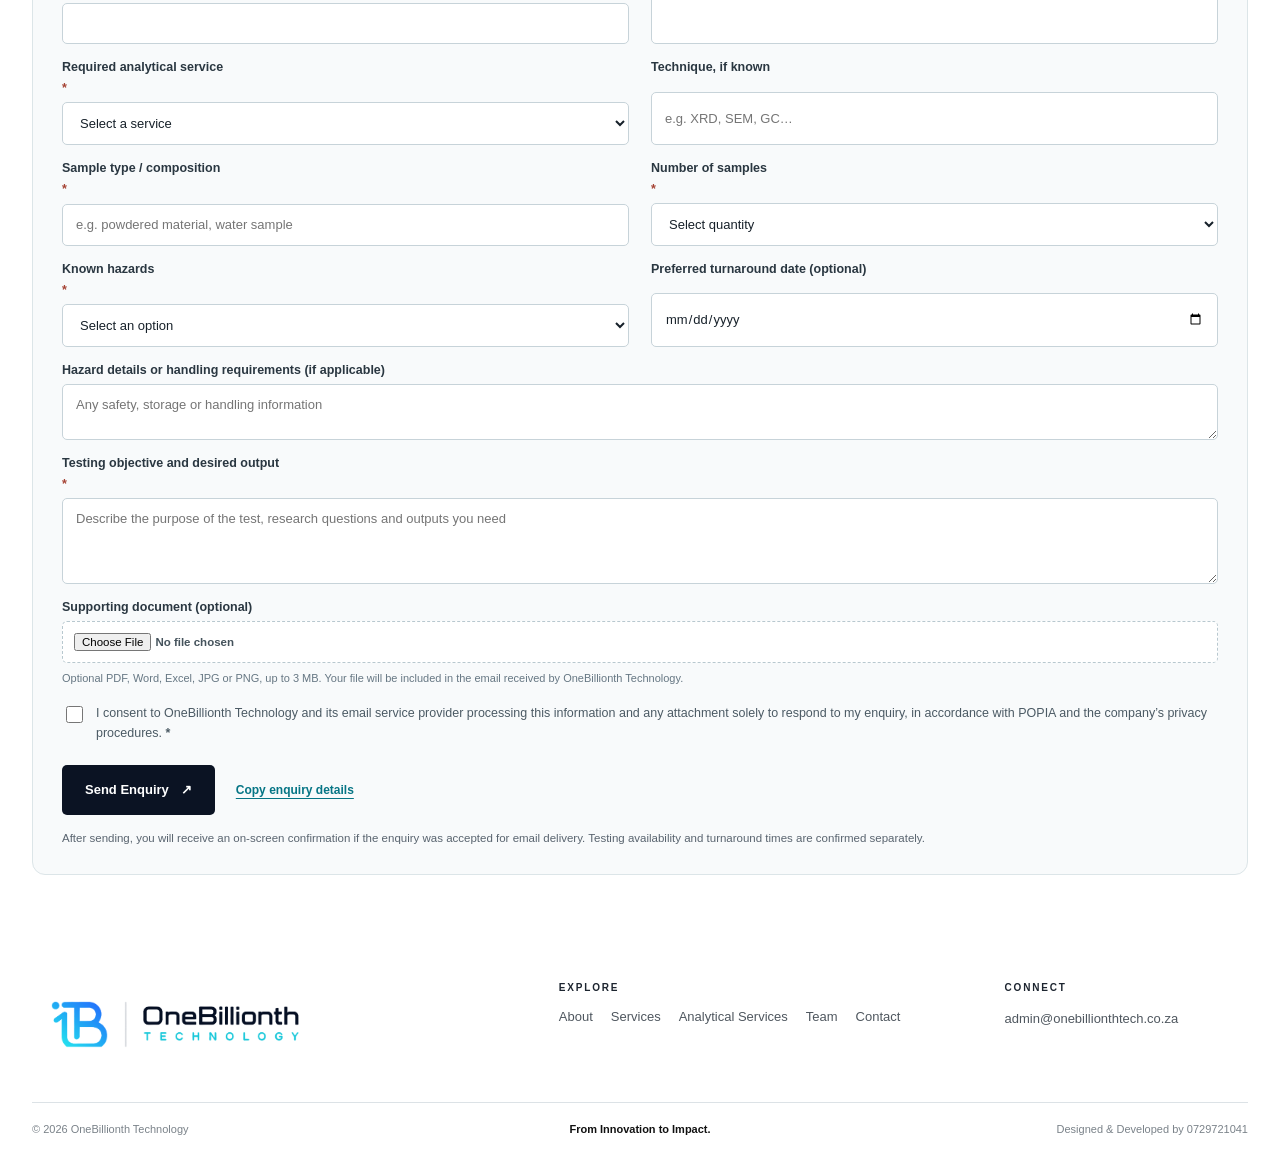
<file: OneBillionth Website Master/analytical-services/index.html>
<!doctype html>
<html lang="en">
<head>
<meta charset="utf-8" />
<meta name="viewport" content="width=device-width,initial-scale=1" />
<meta name="theme-color" content="#ffffff" />
<meta name="description" content="Explore XRD, SEM, AFM, spectroscopy, thermal analysis, electrochemical testing and specialist laboratory services at OneBillionth Technology. Request a quotation." />
<meta property="og:title" content="Analytical Testing &amp; Materials Characterisation | OneBillionth Technology" />
<meta property="og:description" content="Advanced analytical and laboratory services for research, industry and innovation." />
<title>Analytical Testing &amp; Materials Characterisation | OneBillionth Technology</title>
<link rel="icon" href="../assets/favicon.ico" />
<link rel="stylesheet" href="../home.css" />
<link rel="stylesheet" href="../analytical-services.css" />
</head>
<body class="analytical-page">
<div class="page-progress" id="pageProgress"></div>
<header class="site-header" id="siteHeader">
  <a class="brand" href="../index.html#home" aria-label="OneBillionth Technology home"><img src="../assets/onebillionth-horizontal.png" alt="OneBillionth Technology" /></a>
  <nav class="desktop-nav" aria-label="Primary navigation">
    <a href="../index.html#home">Home</a><a href="../index.html#about">About</a><a href="../index.html#services">Services</a><a href="index.html" class="active" aria-current="page">Analytical Services</a><a href="../index.html#team">Team</a><a href="../index.html#contact">Contact</a>
  </nav>
  <a class="button button-primary desktop-cta" href="#request-quote">Request a Quotation <span aria-hidden="true">↗</span></a>
  <button class="menu-button" id="menuButton" aria-label="Open menu" aria-expanded="false" aria-controls="mobileMenu"><span></span><span></span></button>
  <div class="mobile-menu" id="mobileMenu" aria-hidden="true">
    <a href="../index.html#home">Home</a><a href="../index.html#about">About</a><a href="../index.html#services">Services</a><a href="index.html" aria-current="page">Analytical Services</a><a href="../index.html#team">Team</a><a href="../index.html#contact">Contact</a>
  </div>
</header>
<main id="main">
  <section class="as-hero">
    <div class="as-container as-hero-grid">
      <div class="as-hero-content reveal">
        <div class="section-kicker">ANALYTICAL &amp; LABORATORY SERVICES</div>
        <h1>Advanced analytical solutions for <em>research, industry</em> and innovation.</h1>
        <p class="as-hero-intro">From material structure and chemical composition to electrochemical behaviour and catalyst performance, OneBillionth Technology provides specialised laboratory analysis and scientific expertise to help clients understand, evaluate and advance their technologies.</p>
        <div class="as-hero-actions"><a class="button button-primary" href="#request-quote">Request a Quotation <span aria-hidden="true">↗</span></a><a class="button button-outline" href="#explore-services">Explore Our Services <span aria-hidden="true">↓</span></a></div>
        <div class="as-hero-keywords hero-focus"><span>Material characterisation</span><span>Analytical testing</span><span>Experimental support</span></div>
      </div>
      <div class="as-hero-photo reveal"><img src="../assets/home/lab-benches.jpg" alt="Laboratory workstations and scientific equipment for analytical research" /><div class="as-hero-photo-label">LABORATORY ANALYSIS <span>01 — 07</span></div></div>
    </div>
  </section>
  <section class="as-intro as-section">
    <div class="as-container as-intro-grid">
      <div><div class="as-eyebrow">OUR APPROACH</div><h2>What we do.</h2></div>
      <div class="as-intro-text">
        <div class="as-approach-point"><span class="as-approach-label">Analytical testing &amp; characterisation</span><p>We provide analytical testing, materials characterisation and experimental research support to universities, research institutions, entrepreneurs, SMMEs and industrial clients. Our team supports the investigation of material properties, product performance and technical feasibility.</p></div>
        <div class="as-approach-point"><span class="as-approach-label">Scientific interpretation &amp; application</span><p>We combine laboratory measurements with scientific data interpretation to deliver results that inform research decisions, materials optimisation, product development and innovation. Services are tailored to the sample, required technique and project objectives.</p></div>
      </div>
    </div>
  </section>
  <section class="as-section as-overview" id="explore-services">
    <div class="as-container">
      <div class="as-section-heading as-editorial-heading"><div><div class="as-eyebrow">OUR ANALYTICAL CAPABILITIES</div><h2>Specialist services, clearly defined.</h2></div><p class="as-section-deck">Explore the seven service areas below. Select a service to view its analytical techniques, instrumentation and typical applications.</p></div>
      <div class="as-card-grid"><a class="as-card" href="#service-01"><span class="as-card-number">01 / 07</span><h3>Materials &amp; Structural Characterisation</h3><span class="as-card-arrow" aria-hidden="true">Explore service ↗</span></a>
<a class="as-card" href="#service-02"><span class="as-card-number">02 / 07</span><h3>Spectroscopic &amp; Optical Analysis</h3><span class="as-card-arrow" aria-hidden="true">Explore service ↗</span></a>
<a class="as-card" href="#service-03"><span class="as-card-number">03 / 07</span><h3>Surface Area, Porosity &amp; Thermal Analysis</h3><span class="as-card-arrow" aria-hidden="true">Explore service ↗</span></a>
<a class="as-card" href="#service-04"><span class="as-card-number">04 / 07</span><h3>Electrochemical &amp; Energy Materials Testing</h3><span class="as-card-arrow" aria-hidden="true">Explore service ↗</span></a>
<a class="as-card" href="#service-05"><span class="as-card-number">05 / 07</span><h3>Chemical, Gas &amp; Reaction Product Analysis</h3><span class="as-card-arrow" aria-hidden="true">Explore service ↗</span></a>
<a class="as-card" href="#service-06"><span class="as-card-number">06 / 07</span><h3>Water &amp; Environmental Testing</h3><span class="as-card-arrow" aria-hidden="true">Explore service ↗</span></a>
<a class="as-card" href="#service-07"><span class="as-card-number">07 / 07</span><h3>Materials Preparation &amp; Experimental Support</h3><span class="as-card-arrow" aria-hidden="true">Explore service ↗</span></a></div>
    </div>
  </section>
  <section class="as-section as-services-detail" id="service-details">
    <div class="as-container"><div class="as-section-heading as-heading-short"><div><div class="as-eyebrow">SERVICES IN DETAIL</div><h2>From characterisation to experimental support.</h2></div></div>
      
<article class="as-service-row" id="service-01">
  <figure class="as-service-image"><img src="../assets/analytical/client-lab-01.jpg" alt="Electron microscopy image of material particles" loading="lazy" decoding="async" /></figure>
  <div class="as-service-description">
    <span class="as-overline">SERVICE 01 <span class="as-stroke"></span></span>
    <h3>Materials &amp; Structural Characterisation</h3>
    <p class="as-service-summary">Investigate the crystal structure, phase composition and surface features of materials used in research and industrial applications.</p>
    <div class="as-service-facts"><div><h4>Techniques &amp; equipment</h4><p>X-ray diffraction (XRD; Rigaku MiniFlex); scanning electron microscopy (SEM; Phenom); atomic force microscopy (AFM; Nanosurf).</p></div>
    <div><h4>Typical applications</h4><p>Phase identification, crystallinity assessment, surface morphology and topography.</p></div></div>
    <a class="as-text-cta" href="#request-quote" data-select-service="01">Enquire about this service <span aria-hidden="true">↗</span></a>
  </div>
</article>

<article class="as-service-row" id="service-02">
  <figure class="as-service-image"><img src="../assets/analytical/client-lab-02.jpg" alt="Laboratory spectroscopy equipment" loading="lazy" decoding="async" /></figure>
  <div class="as-service-description">
    <span class="as-overline">SERVICE 02 <span class="as-stroke"></span></span>
    <h3>Spectroscopic &amp; Optical Analysis</h3>
    <p class="as-service-summary">Explore the chemical, molecular and optical characteristics of materials using complementary spectroscopic techniques.</p>
    <div class="as-service-facts"><div><h4>Techniques &amp; equipment</h4><p>UV-Visible spectroscopy (SPECORD 50 and 250 PLUS); infrared spectroscopy (IR); Raman spectroscopy (Bruker and Horiba MacroRAM); photoluminescence (PL; Agilent and Horiba).</p></div>
    <div><h4>Typical applications</h4><p>Optical absorption, functional-group assessment, vibrational fingerprints and photoluminescence response.</p></div></div>
    <a class="as-text-cta" href="#request-quote" data-select-service="02">Enquire about this service <span aria-hidden="true">↗</span></a>
  </div>
</article>

<article class="as-service-row" id="service-03">
  <figure class="as-service-image"><img src="../assets/analytical/client-lab-03.jpg" alt="Surface area and porosity laboratory instruments" loading="lazy" decoding="async" /></figure>
  <div class="as-service-description">
    <span class="as-overline">SERVICE 03 <span class="as-stroke"></span></span>
    <h3>Surface Area, Porosity &amp; Thermal Analysis</h3>
    <p class="as-service-summary">Characterise surface properties and thermal behaviour to inform material selection, processing and performance.</p>
    <div class="as-service-facts"><div><h4>Techniques &amp; equipment</h4><p>BET surface-area/porosity instrumentation; thermogravimetric analysis (TGA; PerkinElmer); chemisorption system.</p></div>
    <div><h4>Typical applications</h4><p>Specific surface area and porosity (as supported by method), mass change with temperature, thermal stability and adsorption-related characteristics.</p></div></div>
    <a class="as-text-cta" href="#request-quote" data-select-service="03">Enquire about this service <span aria-hidden="true">↗</span></a>
  </div>
</article>

<article class="as-service-row" id="service-04">
  <figure class="as-service-image"><img src="../assets/analytical/client-lab-04.jpg" alt="Electrochemical workstation instrument" loading="lazy" decoding="async" /></figure>
  <div class="as-service-description">
    <span class="as-overline">SERVICE 04 <span class="as-stroke"></span></span>
    <h3>Electrochemical &amp; Energy Materials Testing</h3>
    <p class="as-service-summary">Evaluate electrochemical behaviour and selected electrical or light-responsive material properties for energy and related applications.</p>
    <div class="as-service-facts"><div><h4>Techniques &amp; equipment</h4><p>BioLogic SP300 electrochemical workstation; rotating disk electrodes; Ossila four-point probe; Ossila solar simulator.</p></div>
    <div><h4>Typical applications</h4><p>Voltammetric and impedance studies where configured, rotating-disk electrode experiments, sheet resistance and light-exposure testing.</p></div></div>
    <a class="as-text-cta" href="#request-quote" data-select-service="04">Enquire about this service <span aria-hidden="true">↗</span></a>
  </div>
</article>

<article class="as-service-row" id="service-05">
  <figure class="as-service-image"><img src="../assets/analytical/client-lab-05.jpg" alt="Gas chromatography laboratory equipment" loading="lazy" decoding="async" /></figure>
  <div class="as-service-description">
    <span class="as-overline">SERVICE 05 <span class="as-stroke"></span></span>
    <h3>Chemical, Gas &amp; Reaction Product Analysis</h3>
    <p class="as-service-summary">Support the investigation of suitable volatile compounds and gaseous reaction products through instrumental analysis.</p>
    <div class="as-service-facts"><div><h4>Techniques &amp; equipment</h4><p>Shimadzu GC-2010 Pro; Agilent gas chromatograph; Hiden quadrupole mass spectrometer.</p></div>
    <div><h4>Typical applications</h4><p>Gas or volatile-component separation, qualitative/quantitative analysis and reaction-product monitoring, depending on detectors, columns, calibration and configuration.</p></div></div>
    <a class="as-text-cta" href="#request-quote" data-select-service="05">Enquire about this service <span aria-hidden="true">↗</span></a>
  </div>
</article>

<article class="as-service-row" id="service-06">
  <figure class="as-service-image"><img src="../assets/analytical/../home/chemistry-validation.jpg" alt="Laboratory samples prepared for analytical testing" loading="lazy" decoding="async" /></figure>
  <div class="as-service-description">
    <span class="as-overline">SERVICE 06 <span class="as-stroke"></span></span>
    <h3>Water &amp; Environmental Testing</h3>
    <p class="as-service-summary">Provide targeted laboratory testing for selected water and wastewater parameters.</p>
    <div class="as-service-facts"><div><h4>Techniques &amp; equipment</h4><p>Hanna COD photometer.</p></div>
    <div><h4>Typical applications</h4><p>Chemical oxygen demand (COD) analysis for compatible samples and validated procedures. This is not a comprehensive drinking-water safety certification service.</p></div></div>
    <a class="as-text-cta" href="#request-quote" data-select-service="06">Enquire about this service <span aria-hidden="true">↗</span></a>
  </div>
</article>

<article class="as-service-row" id="service-07">
  <figure class="as-service-image"><img src="../assets/analytical/client-lab-06.jpg" alt="Laboratory-scale sample preparation using scientific equipment" loading="lazy" decoding="async" /></figure>
  <div class="as-service-description">
    <span class="as-overline">SERVICE 07 <span class="as-stroke"></span></span>
    <h3>Materials Preparation &amp; Experimental Support</h3>
    <p class="as-service-summary">In addition to analytical characterisation, we support selected laboratory-scale materials preparation and experimental activities for research and product development.</p>
    <div class="as-service-facts"><div><h4>Techniques &amp; equipment</h4><p>Electrospinning, spin coating, slot-die coating, sputter coating, microwave synthesis systems, tube and muffle furnaces, ovens, centrifuges, sonicators, a rotary evaporator and a glove box.</p></div>
    <div><h4>Typical applications</h4><p>The scope of each project is defined through a technical consultation.</p></div></div>
    <a class="as-text-cta" href="#request-quote" data-select-service="07">Enquire about this service <span aria-hidden="true">↗</span></a>
  </div>
</article>
    </div>
  </section>
  <section class="as-section as-directory" id="technique-directory">
    <div class="as-container">
      <div class="as-section-heading as-editorial-heading"><div><div class="as-eyebrow">TECHNICAL DIRECTORY</div><h2>Find the right analytical technique.</h2></div><p class="as-section-deck">Search across our analytical techniques by name, instrument or application. Expand any result to explore the equipment and its typical use.</p></div>
      <div class="as-search-wrap"><label for="techniqueSearch">Search analytical techniques</label><div class="as-search-box"><span aria-hidden="true">⌕</span><input id="techniqueSearch" type="search" placeholder="Search XRD, Raman, BET, spectroscopy…" autocomplete="off" /><button type="button" id="clearTechniqueSearch" hidden>Clear</button></div><p class="as-directory-count" id="techniqueCount" role="status" aria-live="polite">17 techniques listed</p></div>
      <div class="as-technique-list"><details class="as-technique" data-technique><summary><span class="as-tech-name">XRD</span><span class="as-tech-short">Crystalline phase and structure</span><span class="as-tech-plus" aria-hidden="true">+</span></summary><div class="as-tech-detail"><p><strong>Equipment / configuration</strong><span>Rigaku MiniFlex</span></p><p><strong>Typical use</strong><span>Crystalline phase and structure</span></p></div></details>
<details class="as-technique" data-technique><summary><span class="as-tech-name">SEM</span><span class="as-tech-short">Surface morphology and imaging</span><span class="as-tech-plus" aria-hidden="true">+</span></summary><div class="as-tech-detail"><p><strong>Equipment / configuration</strong><span>Phenom SEM</span></p><p><strong>Typical use</strong><span>Surface morphology and imaging</span></p></div></details>
<details class="as-technique" data-technique><summary><span class="as-tech-name">AFM</span><span class="as-tech-short">Surface topography</span><span class="as-tech-plus" aria-hidden="true">+</span></summary><div class="as-tech-detail"><p><strong>Equipment / configuration</strong><span>Nanosurf AFM</span></p><p><strong>Typical use</strong><span>Surface topography</span></p></div></details>
<details class="as-technique" data-technique><summary><span class="as-tech-name">UV-Vis</span><span class="as-tech-short">Optical absorption</span><span class="as-tech-plus" aria-hidden="true">+</span></summary><div class="as-tech-detail"><p><strong>Equipment / configuration</strong><span>SPECORD 50 / 250 PLUS</span></p><p><strong>Typical use</strong><span>Optical absorption</span></p></div></details>
<details class="as-technique" data-technique><summary><span class="as-tech-name">IR / FTIR</span><span class="as-tech-short">Chemical functional-group information</span><span class="as-tech-plus" aria-hidden="true">+</span></summary><div class="as-tech-detail"><p><strong>Equipment / configuration</strong><span>Bruker IR spectrometers</span></p><p><strong>Typical use</strong><span>Chemical functional-group information</span></p></div></details>
<details class="as-technique" data-technique><summary><span class="as-tech-name">Raman</span><span class="as-tech-short">Vibrational / structural information</span><span class="as-tech-plus" aria-hidden="true">+</span></summary><div class="as-tech-detail"><p><strong>Equipment / configuration</strong><span>Bruker Raman / Horiba MacroRAM</span></p><p><strong>Typical use</strong><span>Vibrational / structural information</span></p></div></details>
<details class="as-technique" data-technique><summary><span class="as-tech-name">PL</span><span class="as-tech-short">Light emission properties</span><span class="as-tech-plus" aria-hidden="true">+</span></summary><div class="as-tech-detail"><p><strong>Equipment / configuration</strong><span>Agilent / Horiba PL</span></p><p><strong>Typical use</strong><span>Light emission properties</span></p></div></details>
<details class="as-technique" data-technique><summary><span class="as-tech-name">BET</span><span class="as-tech-short">Surface area / porosity</span><span class="as-tech-plus" aria-hidden="true">+</span></summary><div class="as-tech-detail"><p><strong>Equipment / configuration</strong><span>BET system</span></p><p><strong>Typical use</strong><span>Surface area / porosity</span></p></div></details>
<details class="as-technique" data-technique><summary><span class="as-tech-name">TGA</span><span class="as-tech-short">Thermal mass changes</span><span class="as-tech-plus" aria-hidden="true">+</span></summary><div class="as-tech-detail"><p><strong>Equipment / configuration</strong><span>PerkinElmer TGA</span></p><p><strong>Typical use</strong><span>Thermal mass changes</span></p></div></details>
<details class="as-technique" data-technique><summary><span class="as-tech-name">Chemisorption</span><span class="as-tech-short">Adsorption / catalyst surface studies</span><span class="as-tech-plus" aria-hidden="true">+</span></summary><div class="as-tech-detail"><p><strong>Equipment / configuration</strong><span>Poretech system</span></p><p><strong>Typical use</strong><span>Adsorption / catalyst surface studies</span></p></div></details>
<details class="as-technique" data-technique><summary><span class="as-tech-name">Electrochemistry</span><span class="as-tech-short">Electrochemical response</span><span class="as-tech-plus" aria-hidden="true">+</span></summary><div class="as-tech-detail"><p><strong>Equipment / configuration</strong><span>BioLogic SP300; RDE</span></p><p><strong>Typical use</strong><span>Electrochemical response</span></p></div></details>
<details class="as-technique" data-technique><summary><span class="as-tech-name">Four-point probe</span><span class="as-tech-short">Sheet resistance</span><span class="as-tech-plus" aria-hidden="true">+</span></summary><div class="as-tech-detail"><p><strong>Equipment / configuration</strong><span>Ossila</span></p><p><strong>Typical use</strong><span>Sheet resistance</span></p></div></details>
<details class="as-technique" data-technique><summary><span class="as-tech-name">Solar simulation</span><span class="as-tech-short">Controlled illumination testing</span><span class="as-tech-plus" aria-hidden="true">+</span></summary><div class="as-tech-detail"><p><strong>Equipment / configuration</strong><span>Ossila</span></p><p><strong>Typical use</strong><span>Controlled illumination testing</span></p></div></details>
<details class="as-technique" data-technique><summary><span class="as-tech-name">GC</span><span class="as-tech-short">Gas / volatile analysis</span><span class="as-tech-plus" aria-hidden="true">+</span></summary><div class="as-tech-detail"><p><strong>Equipment / configuration</strong><span>Shimadzu GC-2010 Pro; Agilent GC</span></p><p><strong>Typical use</strong><span>Gas / volatile analysis</span></p></div></details>
<details class="as-technique" data-technique><summary><span class="as-tech-name">Quadrupole MS</span><span class="as-tech-short">Mass-to-charge analysis</span><span class="as-tech-plus" aria-hidden="true">+</span></summary><div class="as-tech-detail"><p><strong>Equipment / configuration</strong><span>Hiden Analytical</span></p><p><strong>Typical use</strong><span>Mass-to-charge analysis</span></p></div></details>
<details class="as-technique" data-technique><summary><span class="as-tech-name">DRIFTS</span><span class="as-tech-short">Diffuse reflectance IR studies</span><span class="as-tech-plus" aria-hidden="true">+</span></summary><div class="as-tech-detail"><p><strong>Equipment / configuration</strong><span>Bruker IR + DRIFTS cell</span></p><p><strong>Typical use</strong><span>Diffuse reflectance IR studies</span></p></div></details>
<details class="as-technique" data-technique><summary><span class="as-tech-name">COD</span><span class="as-tech-short">Chemical oxygen demand</span><span class="as-tech-plus" aria-hidden="true">+</span></summary><div class="as-tech-detail"><p><strong>Equipment / configuration</strong><span>Hanna photometer</span></p><p><strong>Typical use</strong><span>Chemical oxygen demand</span></p></div></details></div>
      <p class="as-tech-empty" id="techniqueEmpty" hidden>No matching techniques. Try another term or <button type="button" id="resetTechniqueSearch">view all techniques</button>.</p>
    </div>
  </section>
  <section class="as-section as-support">
    <div class="as-container as-support-grid">
      <div><div class="as-eyebrow">WHO WE WORK WITH</div><h2>Analysis across research and industry.</h2><p>Our services support postgraduate researchers and academic laboratories, technology developers and start-ups, SMMEs, manufacturers, clean-energy innovators, catalysis researchers and organisations developing advanced materials and environmental technologies.</p></div>
      <div class="as-benefit-panel"><div class="as-eyebrow">WHY ONEBILLIONTH</div>
        <div class="as-benefit"><strong>Scientific expertise</strong><p>Testing informed by research and materials-development experience.</p></div>
        <div class="as-benefit"><strong>Integrated support</strong><p>Analytical data linked to experimental design, product development and technical troubleshooting.</p></div>
        <div class="as-benefit"><strong>Project-specific solutions</strong><p>Techniques and deliverables selected around each client's objectives.</p></div>
        <div class="as-benefit"><strong>Clear communication</strong><p>Technical findings presented in a useful, interpretable format.</p></div>
      </div>
    </div>
  </section>
  <section class="as-section as-process" id="how-it-works"><div class="as-container"><div class="as-section-heading"><div><div class="as-eyebrow">HOW IT WORKS</div><h2>A practical process from enquiry to results.</h2></div></div>
    <div class="as-process-grid"><div><span>01</span><h3>Send an enquiry</h3><p>Tell us about your sample, required technique and project objectives.</p></div><div><span>02</span><h3>Technical review</h3><p>We confirm method suitability, sample preparation, availability, deliverables and limitations.</p></div><div><span>03</span><h3>Quotation &amp; submission</h3><p>Receive a tailored quotation and instructions for sample packaging and delivery.</p></div><div><span>04</span><h3>Analysis &amp; reporting</h3><p>Following acceptance, samples are analysed and agreed results or reports are provided.</p></div></div>
  </div></section>
  <section class="as-section as-quote-section" id="request-quote">
    <div class="as-container as-quote-layout">
      <div class="as-quote-intro"><div class="as-eyebrow">REQUEST ANALYTICAL SERVICES</div><h2>Tell us what you need to test.</h2><p>Tell us about the samples, analytical techniques and results you require. The information below helps us review method suitability, sample handling and the scope of your quotation.</p><div class="as-quote-meta"><strong>Services are project-specific.</strong><p>Testing availability, turnaround times, sample acceptance and reporting scope are confirmed per enquiry. Accreditation or regulatory certification is not implied unless explicitly stated for a specific method.</p></div><p class="as-direct-email">Prefer email? <a href="mailto:admin@onebillionthtech.co.za">admin@onebillionthtech.co.za</a></p></div>
      <form class="as-quote-form" id="analyticalQuoteForm" method="post" enctype="multipart/form-data" action="/api/analytical-enquiry">
        <div class="as-honeypot" aria-hidden="true"><label>Leave this field empty<input type="text" name="website" tabindex="-1" autocomplete="off" /></label></div>
        <div class="as-form-heading"><span>ANALYTICAL ENQUIRY</span><strong>Request a quotation</strong><p>Complete the fields below and submit your enquiry directly to OneBillionth Technology. You may include a supporting document.</p></div>
        <div class="as-form-grid"><label>Full name <span aria-hidden="true">*</span><input name="full_name" autocomplete="name" required maxlength="120" /></label><label>Organisation / institution <span aria-hidden="true">*</span><input name="organisation" autocomplete="organization" required maxlength="150" /></label></div>
        <div class="as-form-grid"><label>Email address <span aria-hidden="true">*</span><input name="email" type="email" autocomplete="email" required maxlength="150" /></label><label>Telephone (optional)<input name="telephone" type="tel" autocomplete="tel" maxlength="50" /></label></div>
        <div class="as-form-grid"><label>Required analytical service <span aria-hidden="true">*</span><select name="service" id="analyticalServiceSelect" required><option value="" disabled selected>Select a service</option><option value="Materials &amp; Structural Characterisation">Materials &amp; Structural Characterisation</option>
<option value="Spectroscopic &amp; Optical Analysis">Spectroscopic &amp; Optical Analysis</option>
<option value="Surface Area, Porosity &amp; Thermal Analysis">Surface Area, Porosity &amp; Thermal Analysis</option>
<option value="Electrochemical &amp; Energy Materials Testing">Electrochemical &amp; Energy Materials Testing</option>
<option value="Chemical, Gas &amp; Reaction Product Analysis">Chemical, Gas &amp; Reaction Product Analysis</option>
<option value="Water &amp; Environmental Testing">Water &amp; Environmental Testing</option>
<option value="Materials Preparation &amp; Experimental Support">Materials Preparation &amp; Experimental Support</option><option value="Other">Other</option><option value="Not sure">Not sure — please advise</option></select></label><label>Technique, if known<input name="technique" placeholder="e.g. XRD, SEM, GC…" maxlength="120" /></label></div>
        <div class="as-form-grid"><label>Sample type / composition <span aria-hidden="true">*</span><input name="sample_type" placeholder="e.g. powdered material, water sample" required maxlength="240" /></label><label>Number of samples <span aria-hidden="true">*</span><select name="samples" required><option value="" disabled selected>Select quantity</option><option>1–5 samples</option><option>6–20 samples</option><option>More than 20 samples</option></select></label></div>
        <div class="as-form-grid"><label>Known hazards <span aria-hidden="true">*</span><select name="hazards" required><option value="" disabled selected>Select an option</option><option>No known hazards</option><option>Known hazards — see notes</option><option>Not sure</option></select></label><label>Preferred turnaround date (optional)<input name="date" type="date" /></label></div>
        <label>Hazard details or handling requirements (if applicable)<textarea name="hazard_notes" rows="2" maxlength="1200" placeholder="Any safety, storage or handling information"></textarea></label>
        <label>Testing objective and desired output <span aria-hidden="true">*</span><textarea name="objective" rows="4" required maxlength="3500" placeholder="Describe the purpose of the test, research questions and outputs you need"></textarea></label>
        <label>Supporting document (optional)<input type="file" id="supportingFile" name="supporting_file" accept=".pdf,.doc,.docx,.xls,.xlsx,.jpg,.jpeg,.png" /><small>Optional PDF, Word, Excel, JPG or PNG, up to 3 MB. Your file will be included in the email received by OneBillionth Technology.</small></label>
        <label class="as-consent"><input type="checkbox" name="consent" required /><span>I consent to OneBillionth Technology and its email service provider processing this information and any attachment solely to respond to my enquiry, in accordance with POPIA and the company’s privacy procedures. <strong>*</strong></span></label>
        <div class="as-form-actions"><button class="button button-primary" type="submit">Send Enquiry <span aria-hidden="true">↗</span></button><button class="as-copy-request" type="button" id="copyQuoteRequest">Copy enquiry details</button></div>
        <p class="as-form-note" id="quoteFormStatus" aria-live="polite">After sending, you will receive an on-screen confirmation if the enquiry was accepted for email delivery. Testing availability and turnaround times are confirmed separately.</p>
      </form>
    </div>
  </section>
</main>
<footer class="site-footer"><div class="footer-main"><a class="footer-logo" href="../index.html#home"><img src="../assets/onebillionth-horizontal.png" alt="OneBillionth Technology" /></a><div class="footer-nav"><strong>Explore</strong><div><a href="../index.html#about">About</a><a href="../index.html#services">Services</a><a href="index.html">Analytical Services</a><a href="../index.html#team">Team</a><a href="../index.html#contact">Contact</a></div></div><div class="footer-contact"><strong>Connect</strong><a href="mailto:admin@onebillionthtech.co.za">admin@onebillionthtech.co.za</a></div></div><div class="footer-bottom"><span>© 2026 OneBillionth Technology</span><span>From Innovation to Impact.</span><span>Designed &amp; Developed by 0729721041</span></div></footer>
<button class="back-top" id="backTop" aria-label="Back to top">↑</button>
<script src="../script.js"></script><script src="../analytical-services.js"></script>
</body></html>
</file>
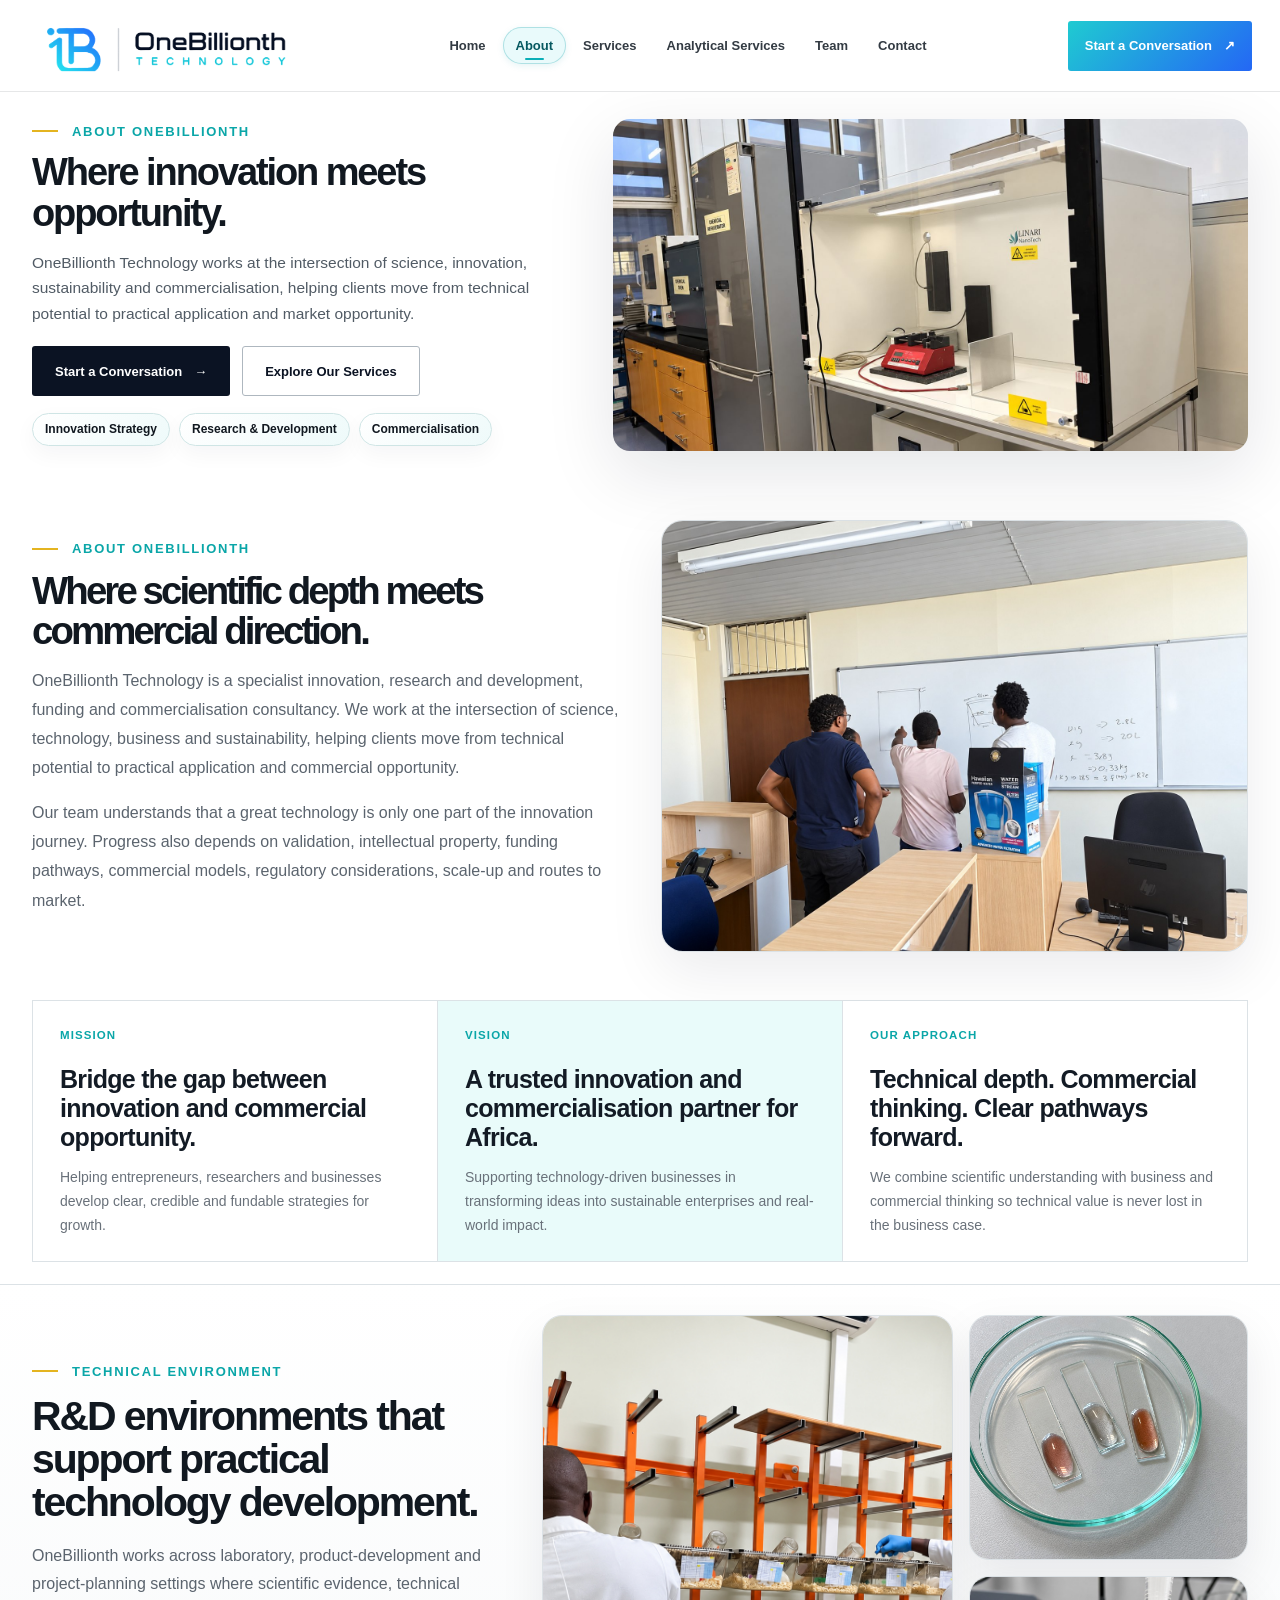
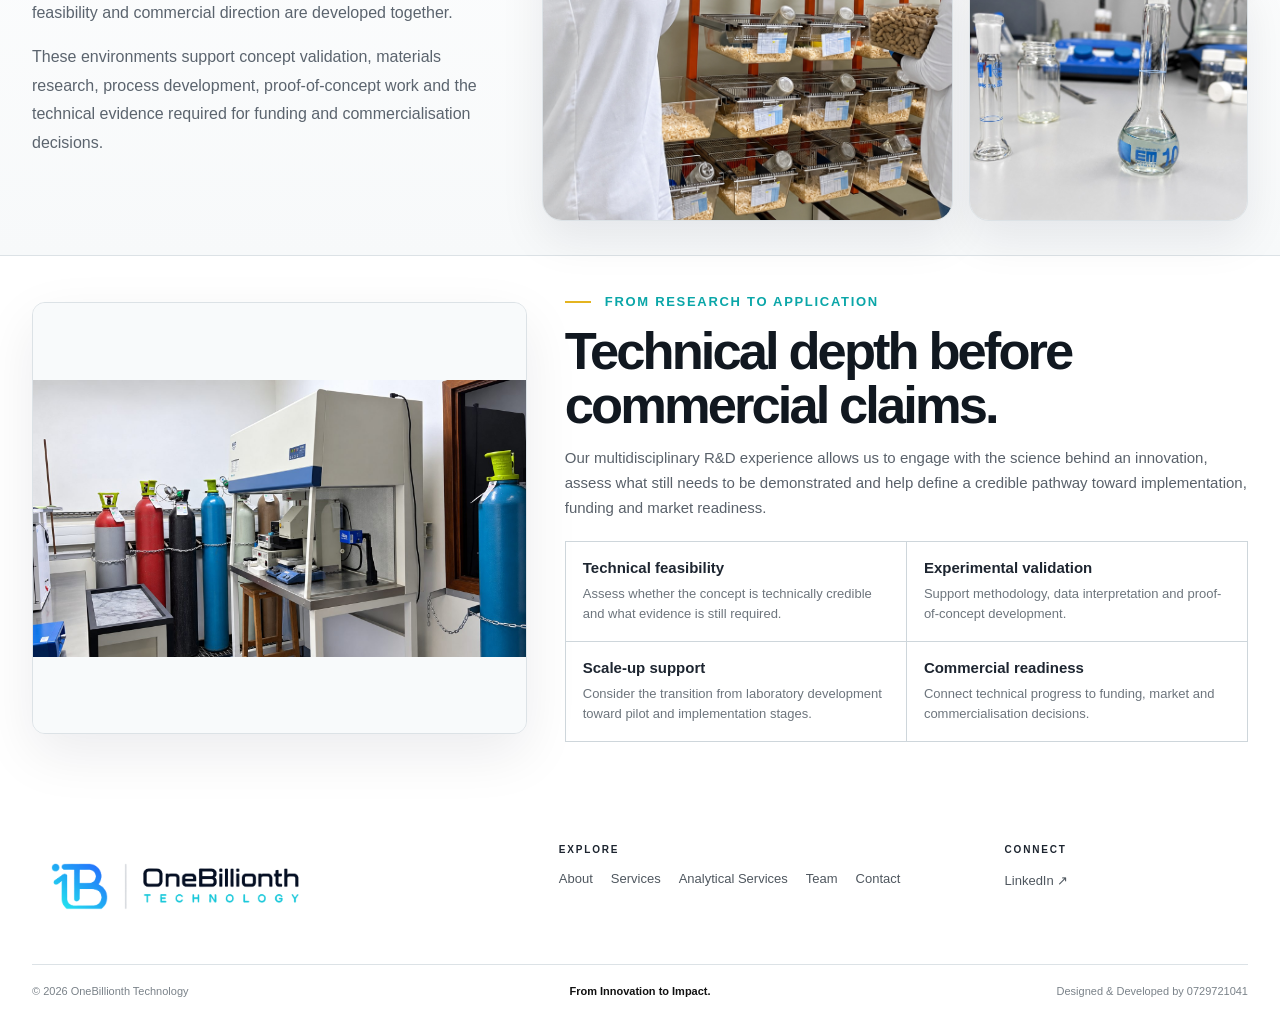
<file: about.html>
<!DOCTYPE html>

<html lang="en">
<head>
<meta charset="utf-8"/>
<meta content="width=device-width, initial-scale=1" name="viewport"/>
<meta content="Learn more about OneBillionth Technology, its mission, vision and innovation approach." name="description"/>
<meta content="#ffffff" name="theme-color"/>
<title>About | OneBillionth Technology</title>
<link href="assets/favicon.ico" rel="icon"/>
<link href="home.css" rel="stylesheet"/>
</head>
<body class="subpage">
<div class="page-progress" id="pageProgress"></div>
<header class="site-header" id="siteHeader">
<a aria-label="OneBillionth Technology home" class="brand" href="index.html">
<img alt="OneBillionth Technology" src="assets/onebillionth-horizontal.png"/>
</a>
<nav aria-label="Primary navigation" class="desktop-nav">
<a href="index.html">Home</a>
<a aria-current="page" class="active" href="about.html">About</a>
<a href="services.html">Services</a>
<a href="analytical-services/index.html">Analytical Services</a>
<a href="team.html">Team</a>
<a href="contact.html">Contact</a>
</nav>
<a class="button button-primary desktop-cta" href="contact.html">Start a Conversation <span>↗</span></a>
<button aria-expanded="false" aria-label="Open menu" class="menu-button" id="menuButton">
<span></span><span></span>
</button>
<div aria-hidden="true" class="mobile-menu" id="mobileMenu">
<a href="index.html">Home</a>
<a aria-current="page" class="active" href="about.html">About</a>
<a href="services.html">Services</a>
<a href="analytical-services/index.html">Analytical Services</a>
<a href="team.html">Team</a>
<a href="contact.html">Contact</a>
</div>
</header>
<main>
<section class="hero-home subpage-hero page-anchor" id="home">
<div class="hero-home-inner">
<div class="hero-home-copy reveal">
<div class="eyebrow">ABOUT ONEBILLIONTH</div>
<h1>Where innovation meets opportunity.</h1>
<p>OneBillionth Technology works at the intersection of science, innovation, sustainability and commercialisation, helping clients move from technical potential to practical application and market opportunity.</p>
<div class="hero-actions">
<a class="button button-primary" href="contact.html">Start a Conversation <span>→</span></a>
<a class="button button-outline" href="services.html">Explore Our Services</a>
</div>
<div class="hero-focus"><span>Innovation Strategy</span><span>Research &amp; Development</span><span>Commercialisation</span></div>
</div>
<div class="hero-photo reveal">
<img alt="OneBillionth team in a research and innovation environment" src="assets/slideshow/23-onebillionth-laboratory-6791-landscape.jpg"/>
</div>
</div>
</section>
<section class="section page-anchor" id="about">
<div class="about-layout">
<div class="about-copy reveal">
<div class="section-kicker">ABOUT ONEBILLIONTH</div>
<h2>Where scientific depth meets commercial direction.</h2>
<p>OneBillionth Technology is a specialist innovation, research and development, funding and commercialisation consultancy. We work at the intersection of science, technology, business and sustainability, helping clients move from technical potential to practical application and commercial opportunity.</p>
<p>Our team understands that a great technology is only one part of the innovation journey. Progress also depends on validation, intellectual property, funding pathways, commercial models, regulatory considerations, scale-up and routes to market.</p>
</div>
<div class="about-photo reveal">
<img alt="OneBillionth team discussing a research and technology development project" src="assets/home/hero-research-discussion.jpg"/>
</div>
</div>
<div class="principles-grid reveal">
<article>
<span>MISSION</span>
<h3>Bridge the gap between innovation and commercial opportunity.</h3>
<p>Helping entrepreneurs, researchers and businesses develop clear, credible and fundable strategies for growth.</p>
</article>
<article class="principle-accent">
<span>VISION</span>
<h3>A trusted innovation and commercialisation partner for Africa.</h3>
<p>Supporting technology-driven businesses in transforming ideas into sustainable enterprises and real-world impact.</p>
</article>
<article>
<span>OUR APPROACH</span>
<h3>Technical depth. Commercial thinking. Clear pathways forward.</h3>
<p>We combine scientific understanding with business and commercial thinking so technical value is never lost in the business case.</p>
</article>
</div>
</section><section class="photo-story-section">
<div class="section photo-story-layout">
<div class="photo-story-copy reveal">
<div class="section-kicker">TECHNICAL ENVIRONMENT</div>
<h2>R&amp;D environments that support practical technology development.</h2>
<p>OneBillionth works across laboratory, product-development and project-planning settings where scientific evidence, technical feasibility and commercial direction are developed together.</p>
<p>These environments support concept validation, materials research, process development, proof-of-concept work and the technical evidence required for funding and commercialisation decisions.</p>
</div>
<div class="photo-story-grid">
<figure class="photo-story-large reveal"><img alt="Scientists carrying out laboratory work during product development" src="assets/home/lab-collaboration.jpg"/></figure>
<figure class="reveal"><img alt="Material samples in a laboratory dish" src="assets/home/materials-samples.jpg"/></figure>
<figure class="reveal"><img alt="Laboratory glassware used in validation work" src="assets/home/chemistry-validation.jpg"/></figure>
</div>
</div>
</section><section class="proof-section">
<div class="section proof-grid">
<div class="proof-photo reveal">
<img alt="Full laboratory fume hood and scientific equipment ready for research" src="assets/slideshow/30-onebillionth-laboratory-6798-landscape.jpg"/>
</div>
<div class="proof-copy reveal">
<div class="section-kicker">FROM RESEARCH TO APPLICATION</div>
<h2>Technical depth before commercial claims.</h2>
<p>Our multidisciplinary R&amp;D experience allows us to engage with the science behind an innovation, assess what still needs to be demonstrated and help define a credible pathway toward implementation, funding and market readiness.</p>
<div class="proof-points">
<div><strong>Technical feasibility</strong><span>Assess whether the concept is technically credible and what evidence is still required.</span></div>
<div><strong>Experimental validation</strong><span>Support methodology, data interpretation and proof-of-concept development.</span></div>
<div><strong>Scale-up support</strong><span>Consider the transition from laboratory development toward pilot and implementation stages.</span></div>
<div><strong>Commercial readiness</strong><span>Connect technical progress to funding, market and commercialisation decisions.</span></div>
</div>

</div>
</div>
</section>
</main>
<footer class="site-footer">
<div class="footer-main">
<a class="footer-logo" href="index.html"><img alt="OneBillionth Technology" src="assets/onebillionth-horizontal.png"/></a>
<div class="footer-nav">
<strong>Explore</strong>
<div><a href="about.html">About</a><a href="services.html">Services</a>
<a href="analytical-services/index.html">Analytical Services</a><a href="team.html">Team</a><a href="contact.html">Contact</a></div>
</div>
<div class="footer-contact">
<strong>Connect</strong>
<a href="https://www.linkedin.com/company/onebillionth-technology/" rel="noreferrer" target="_blank">LinkedIn ↗</a>
</div>
</div>
<div class="footer-bottom">
<span>© 2026 OneBillionth Technology</span>
<span>From Innovation to Impact.</span>
<span>Designed &amp; Developed by 0729721041</span>
</div>
</footer>
<button aria-label="Back to top" class="back-top" id="backTop">↑</button>
<script src="script.js"></script>
</body>
</html>
</file>
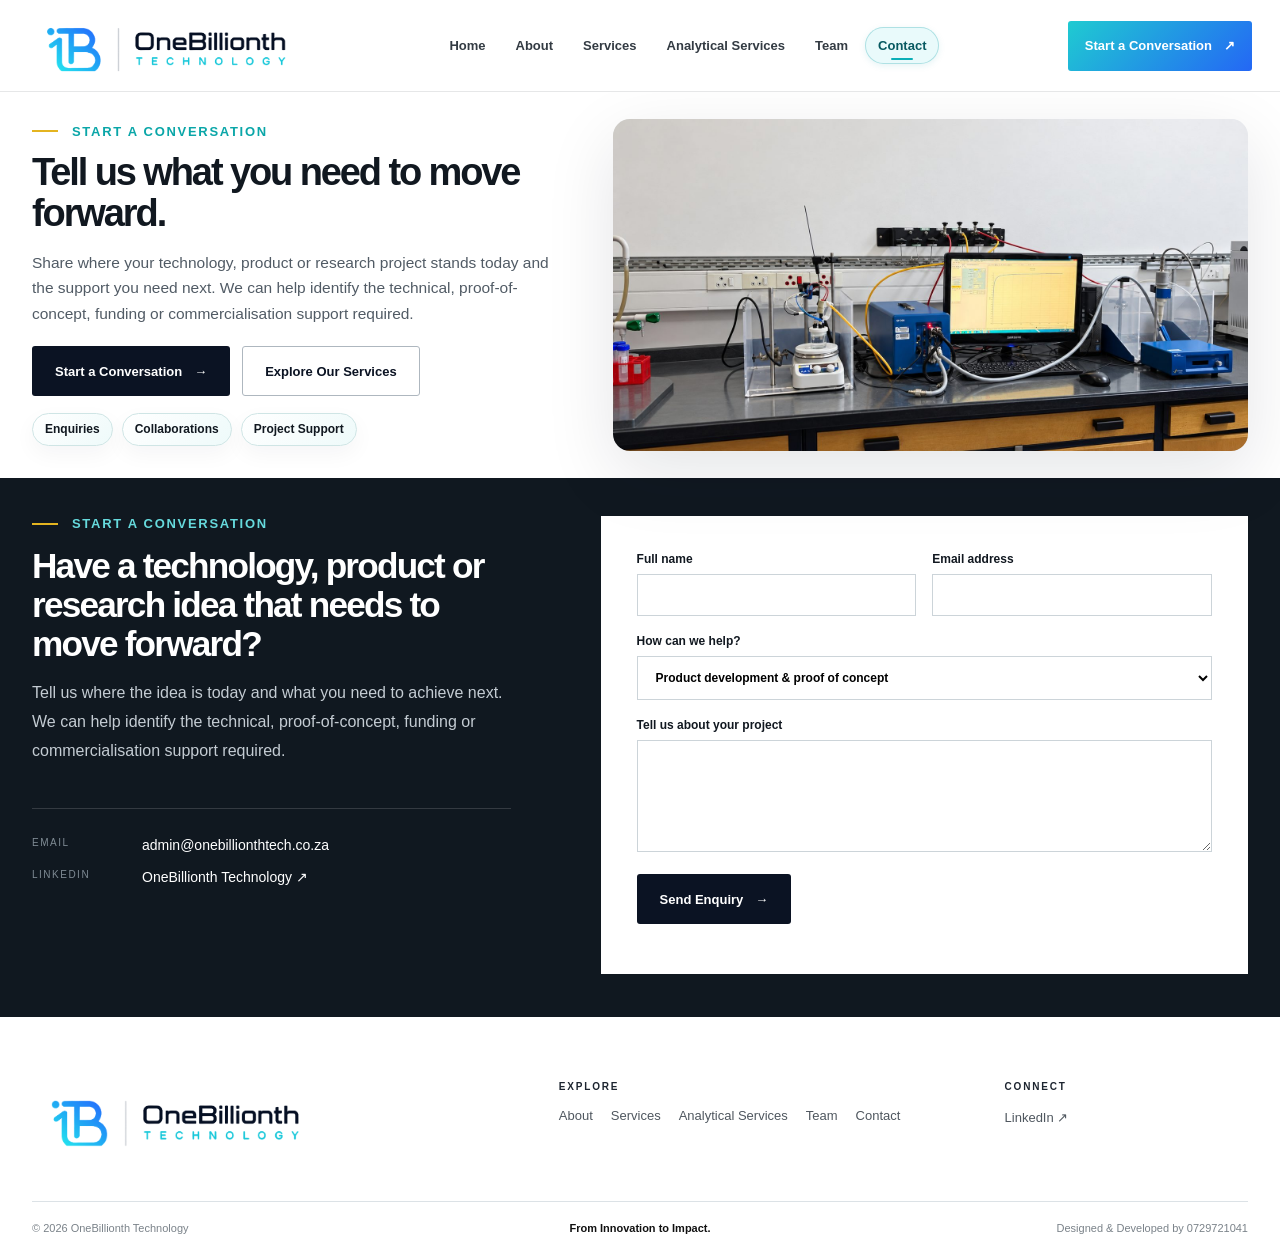
<file: contact.html>
<!DOCTYPE html>

<html lang="en">
<head>
<meta charset="utf-8"/>
<meta content="width=device-width, initial-scale=1" name="viewport"/>
<meta content="Contact OneBillionth Technology to discuss your technology, product or research project." name="description"/>
<meta content="#ffffff" name="theme-color"/>
<title>Contact | OneBillionth Technology</title>
<link href="assets/favicon.ico" rel="icon"/>
<link href="home.css" rel="stylesheet"/>
</head>
<body class="subpage">
<div class="page-progress" id="pageProgress"></div>
<header class="site-header" id="siteHeader">
<a aria-label="OneBillionth Technology home" class="brand" href="index.html">
<img alt="OneBillionth Technology" src="assets/onebillionth-horizontal.png"/>
</a>
<nav aria-label="Primary navigation" class="desktop-nav">
<a href="index.html">Home</a>
<a href="about.html">About</a>
<a href="services.html">Services</a>
<a href="analytical-services/index.html">Analytical Services</a>
<a href="team.html">Team</a>
<a aria-current="page" class="active" href="contact.html">Contact</a>
</nav>
<a class="button button-primary desktop-cta" href="contact.html">Start a Conversation <span>↗</span></a>
<button aria-expanded="false" aria-label="Open menu" class="menu-button" id="menuButton">
<span></span><span></span>
</button>
<div aria-hidden="true" class="mobile-menu" id="mobileMenu">
<a href="index.html">Home</a>
<a href="about.html">About</a>
<a href="services.html">Services</a>
<a href="analytical-services/index.html">Analytical Services</a>
<a href="team.html">Team</a>
<a aria-current="page" class="active" href="contact.html">Contact</a>
</div>
</header>
<main>
<section class="hero-home subpage-hero page-anchor" id="home">
<div class="hero-home-inner">
<div class="hero-home-copy reveal">
<div class="eyebrow">START A CONVERSATION</div>
<h1>Tell us what you need to move forward.</h1>
<p>Share where your technology, product or research project stands today and the support you need next. We can help identify the technical, proof-of-concept, funding or commercialisation support required.</p>
<div class="hero-actions">
<a class="button button-primary" href="contact.html">Start a Conversation <span>→</span></a>
<a class="button button-outline" href="services.html">Explore Our Services</a>
</div>
<div class="hero-focus"><span>Enquiries</span><span>Collaborations</span><span>Project Support</span></div>
</div>
<div class="hero-photo reveal">
<img alt="OneBillionth laboratory and consultation environment" src="assets/slideshow/28-onebillionth-laboratory-6796-landscape.jpg"/>
</div>
</div>
</section>
<section class="contact-section page-anchor" id="contact">
<div class="section contact-layout">
<div class="contact-copy reveal">
<div class="section-kicker">START A CONVERSATION</div>
<h2>Have a technology, product or research idea that needs to move forward?</h2>
<p>Tell us where the idea is today and what you need to achieve next. We can help identify the technical, proof-of-concept, funding or commercialisation support required.</p>
<div class="contact-details">
<div><span>Email</span><a href="mailto:admin@onebillionthtech.co.za">admin@onebillionthtech.co.za</a></div>
<div><span>LinkedIn</span><a href="https://www.linkedin.com/company/onebillionth-technology/" rel="noreferrer" target="_blank">OneBillionth Technology ↗</a></div>
</div>
</div>
<form class="contact-form reveal" data-review-form="">
<div class="field-grid">
<label>Full name<input name="name" required=""/></label>
<label>Email address<input name="email" required="" type="email"/></label>
</div>
<label>How can we help?
            <select name="service">
<option>Product development &amp; proof of concept</option>
<option>Technology commercialisation</option>
<option>Funding applications &amp; grants</option>
<option>Science, technology &amp; innovation training</option>
<option>Business planning</option>
<option>Market &amp; feasibility research</option>
<option>Research &amp; technical writing</option>
<option>Strategy &amp; advisory</option>
<option>Other</option>
</select>
</label>
<label>Tell us about your project<textarea name="message" rows="6"></textarea></label>
<button class="button button-primary" type="submit">Send Enquiry <span>→</span></button>
<p class="form-note"></p>
</form>
</div>
</section>
</main>
<footer class="site-footer">
<div class="footer-main">
<a class="footer-logo" href="index.html"><img alt="OneBillionth Technology" src="assets/onebillionth-horizontal.png"/></a>
<div class="footer-nav">
<strong>Explore</strong>
<div><a href="about.html">About</a><a href="services.html">Services</a>
<a href="analytical-services/index.html">Analytical Services</a><a href="team.html">Team</a><a href="contact.html">Contact</a></div>
</div>
<div class="footer-contact">
<strong>Connect</strong>
<a href="https://www.linkedin.com/company/onebillionth-technology/" rel="noreferrer" target="_blank">LinkedIn ↗</a>
</div>
</div>
<div class="footer-bottom">
<span>© 2026 OneBillionth Technology</span>
<span>From Innovation to Impact.</span>
<span>Designed &amp; Developed by 0729721041</span>
</div>
</footer>
<button aria-label="Back to top" class="back-top" id="backTop">↑</button>
<script src="script.js"></script>
</body>
</html>
</file>
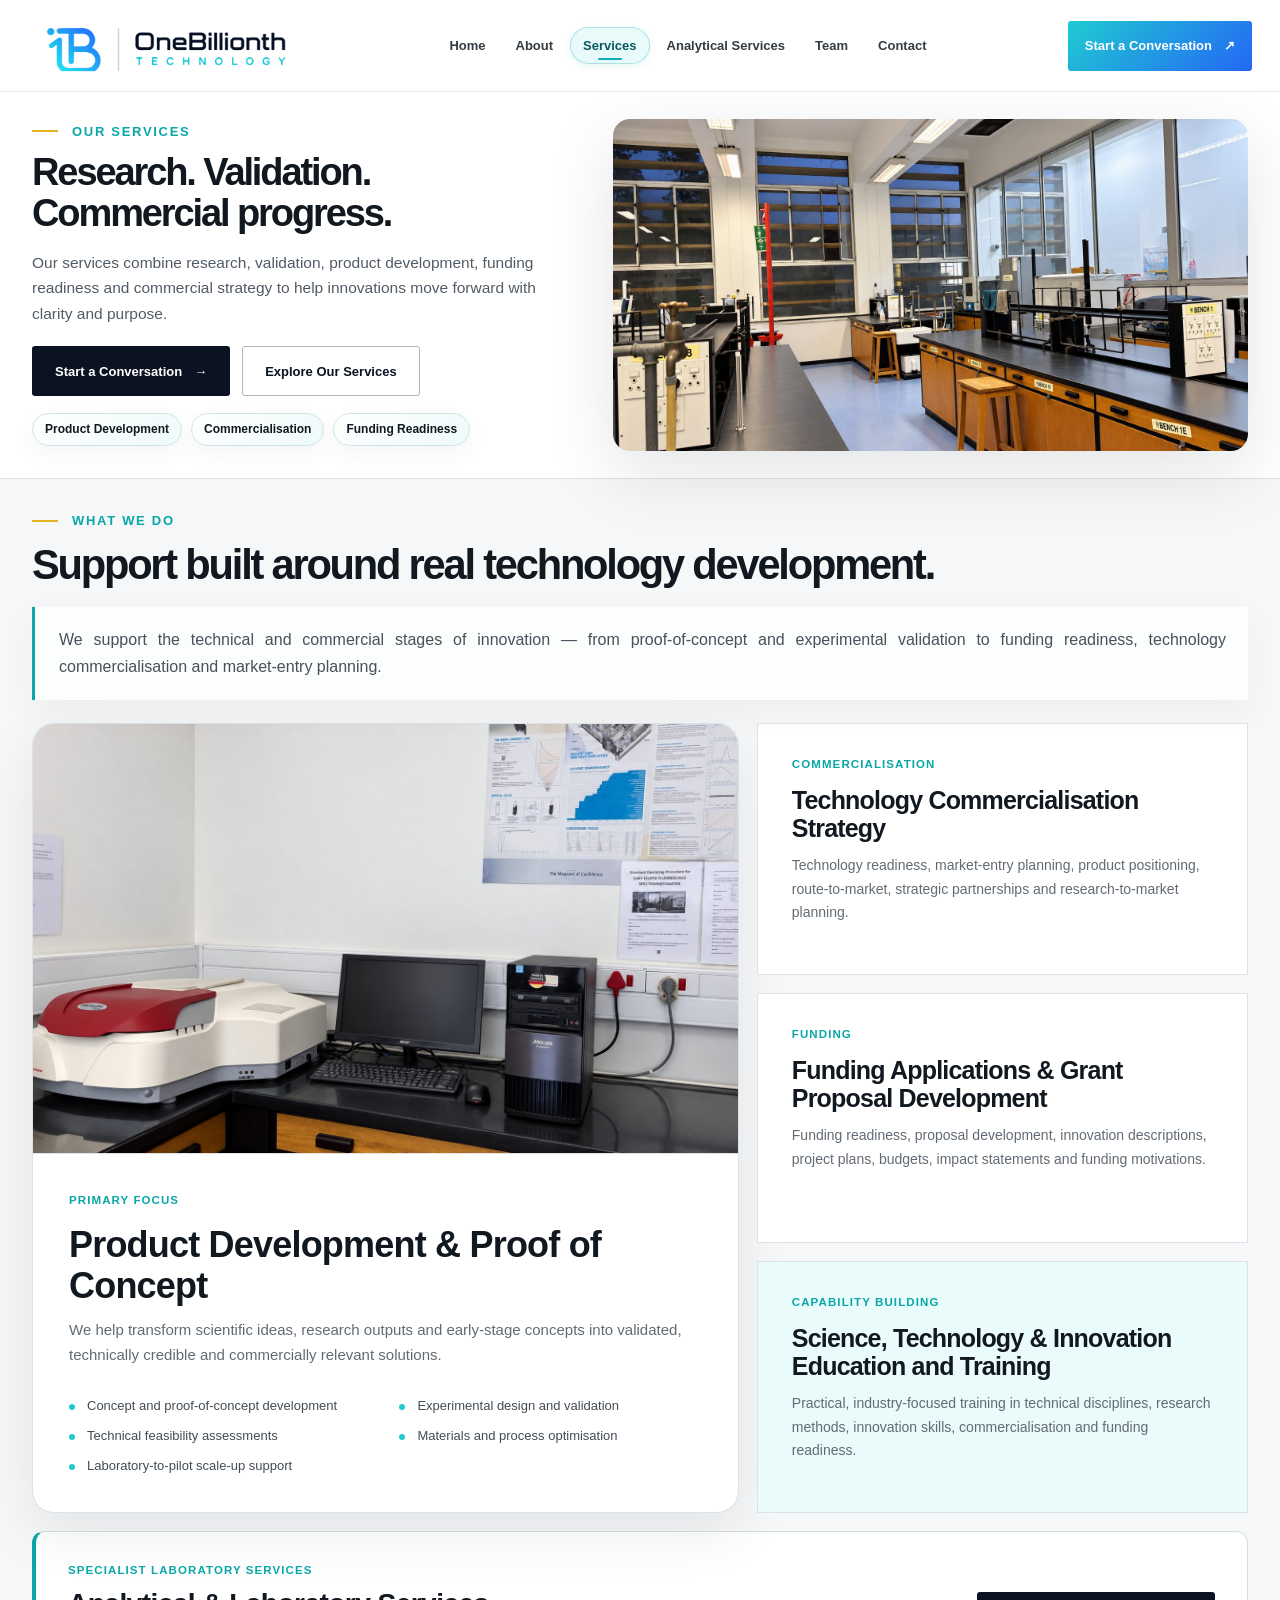
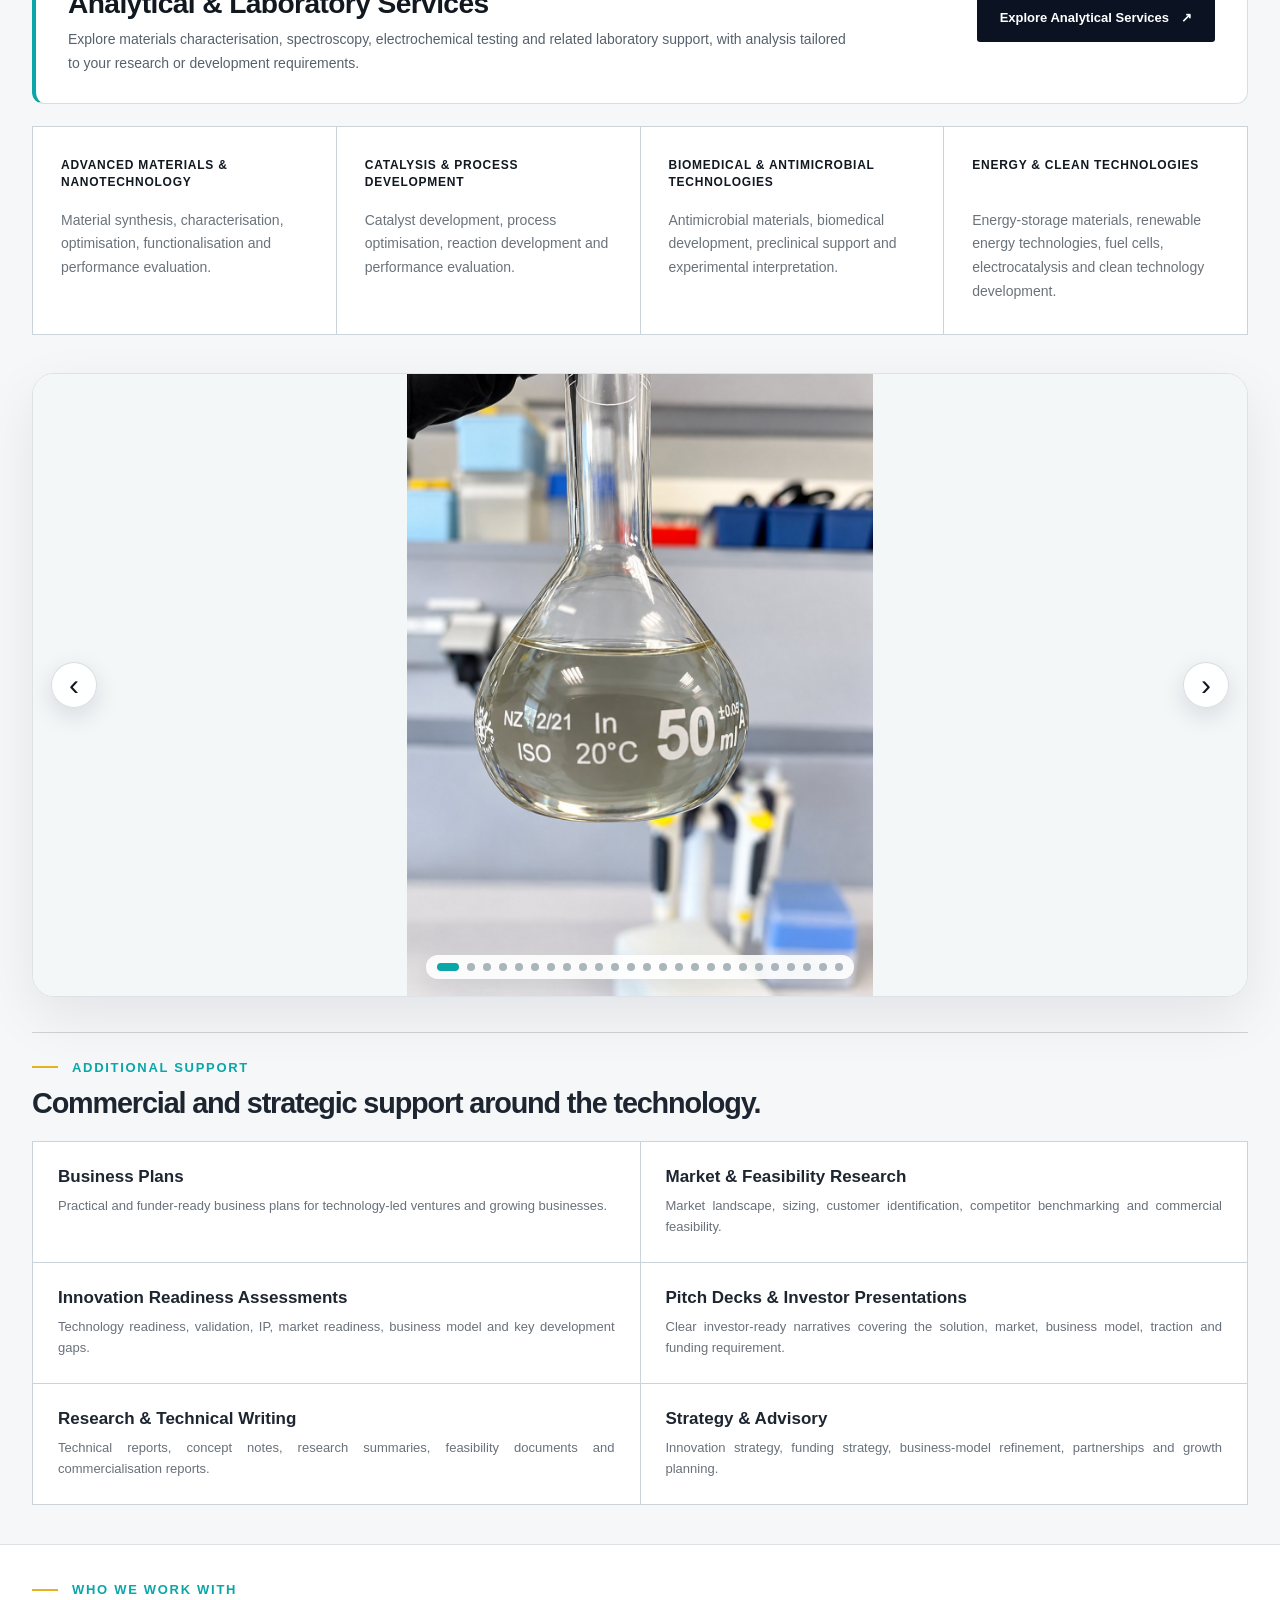
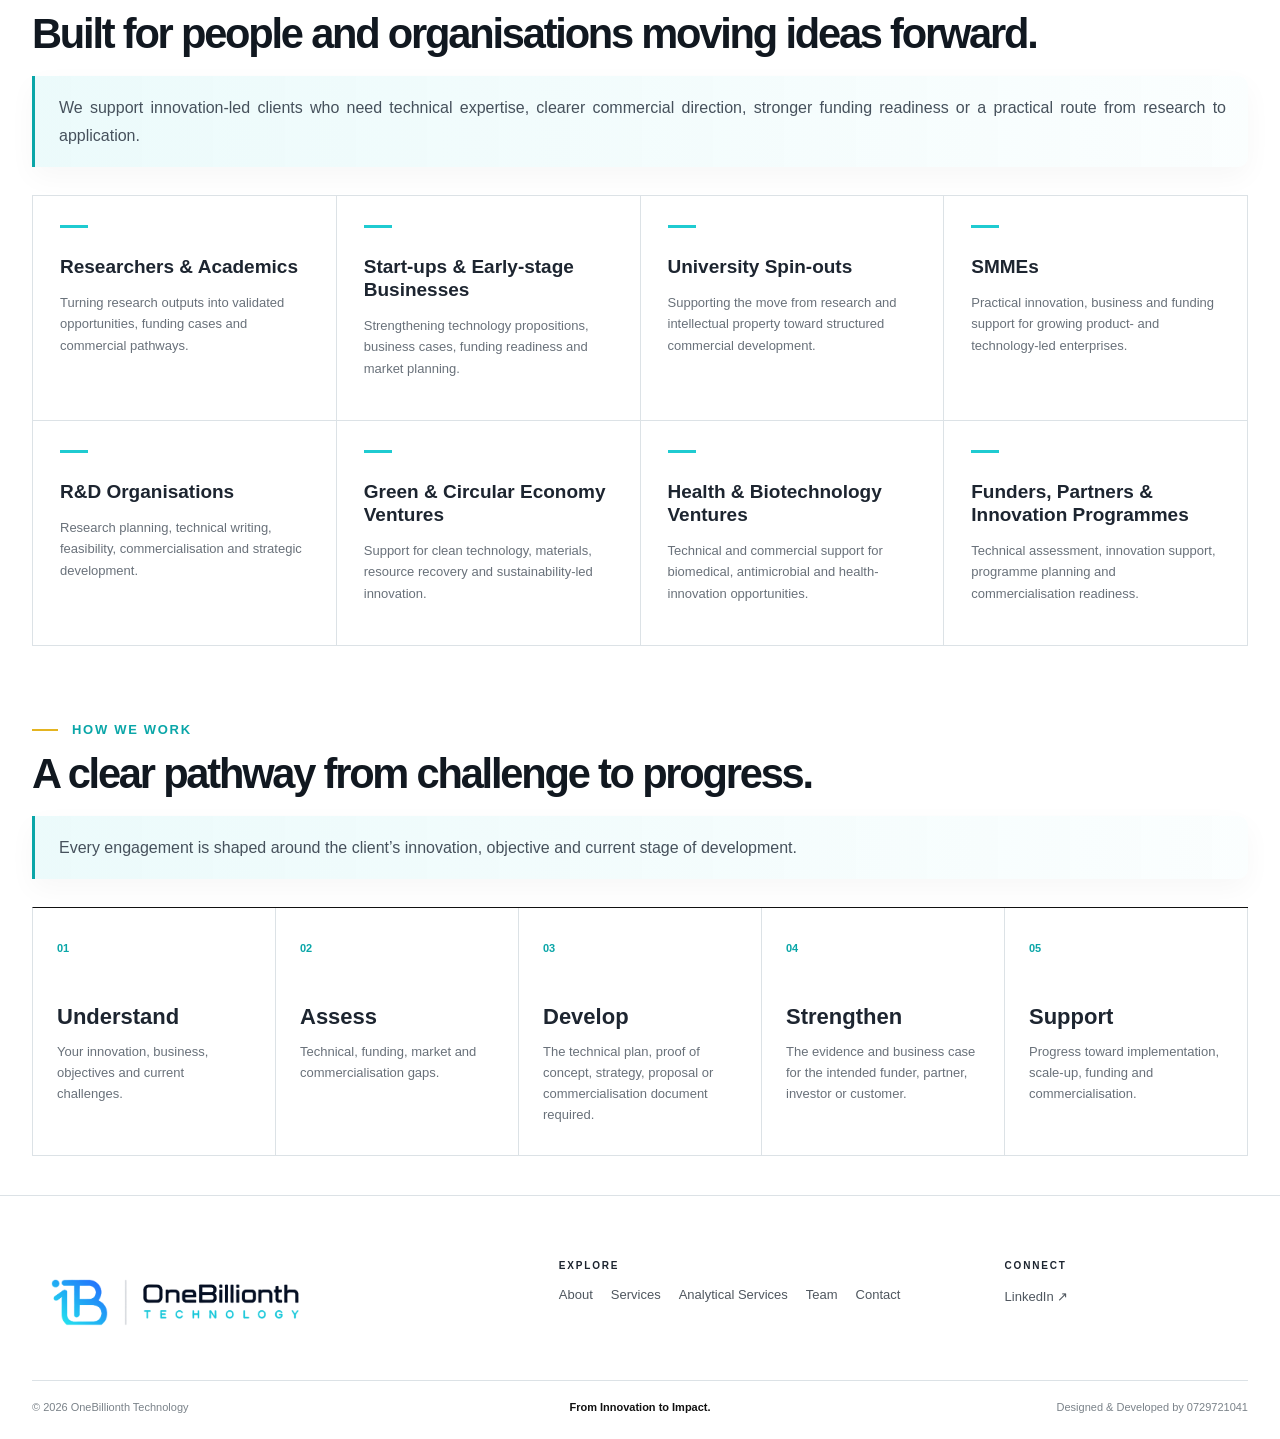
<file: services.html>
<!DOCTYPE html>

<html lang="en">
<head>
<meta charset="utf-8"/>
<meta content="width=device-width, initial-scale=1" name="viewport"/>
<meta content="Explore OneBillionth Technology services across product development, proof of concept, commercialisation and strategic support." name="description"/>
<meta content="#ffffff" name="theme-color"/>
<title>Services | OneBillionth Technology</title>
<link href="assets/favicon.ico" rel="icon"/>
<link href="home.css" rel="stylesheet"/>
</head>
<body class="subpage">
<div class="page-progress" id="pageProgress"></div>
<header class="site-header" id="siteHeader">
<a aria-label="OneBillionth Technology home" class="brand" href="index.html">
<img alt="OneBillionth Technology" src="assets/onebillionth-horizontal.png"/>
</a>
<nav aria-label="Primary navigation" class="desktop-nav">
<a href="index.html">Home</a>
<a href="about.html">About</a>
<a aria-current="page" class="active" href="services.html">Services</a>
<a href="analytical-services/index.html">Analytical Services</a>
<a href="team.html">Team</a>
<a href="contact.html">Contact</a>
</nav>
<a class="button button-primary desktop-cta" href="contact.html">Start a Conversation <span>↗</span></a>
<button aria-expanded="false" aria-label="Open menu" class="menu-button" id="menuButton">
<span></span><span></span>
</button>
<div aria-hidden="true" class="mobile-menu" id="mobileMenu">
<a href="index.html">Home</a>
<a href="about.html">About</a>
<a aria-current="page" class="active" href="services.html">Services</a>
<a href="analytical-services/index.html">Analytical Services</a>
<a href="team.html">Team</a>
<a href="contact.html">Contact</a>
</div>
</header>
<main>
<section class="hero-home subpage-hero page-anchor" id="home">
<div class="hero-home-inner">
<div class="hero-home-copy reveal">
<div class="eyebrow">OUR SERVICES</div>
<h1>Research. Validation. Commercial progress.</h1>
<p>Our services combine research, validation, product development, funding readiness and commercial strategy to help innovations move forward with clarity and purpose.</p>
<div class="hero-actions">
<a class="button button-primary" href="contact.html">Start a Conversation <span>→</span></a>
<a class="button button-outline" href="#services">Explore Our Services</a>
</div>
<div class="hero-focus"><span>Product Development</span><span>Commercialisation</span><span>Funding Readiness</span></div>
</div>
<div class="hero-photo reveal">
<img alt="Research laboratory supporting technology development services" src="assets/slideshow/39-onebillionth-laboratory-6807-landscape.jpg"/>
</div>
</div>
</section>
<section class="services-section page-anchor" id="services">
<div class="section">
<div class="section-intro reveal">
<div>
<div class="section-kicker">WHAT WE DO</div>
<h2>Support built around real technology development.</h2>
</div>
<p class="section-intro-lead">We support the technical and commercial stages of innovation — from proof-of-concept and experimental validation to funding readiness, technology commercialisation and market-entry planning.</p>
</div>
<div class="primary-services-grid">
<article class="primary-service primary-service-feature reveal">
<div class="primary-service-image">
<img alt="Scientist carrying out laboratory product-development work" src="assets/slideshow/33-onebillionth-laboratory-6801-landscape.jpg"/>
</div>
<div class="primary-service-copy">
<span class="service-label">PRIMARY FOCUS</span>
<h3>Product Development &amp; Proof of Concept</h3>
<p>We help transform scientific ideas, research outputs and early-stage concepts into validated, technically credible and commercially relevant solutions.</p>
<ul>
<li>Concept and proof-of-concept development</li>
<li>Experimental design and validation</li>
<li>Technical feasibility assessments</li>
<li>Materials and process optimisation</li>
<li>Laboratory-to-pilot scale-up support</li>
</ul>
</div>
</article>
<article class="primary-service reveal">
<span class="service-label">COMMERCIALISATION</span>
<h3>Technology Commercialisation Strategy</h3>
<p>Technology readiness, market-entry planning, product positioning, route-to-market, strategic partnerships and research-to-market planning.</p>
</article>
<article class="primary-service reveal">
<span class="service-label">FUNDING</span>
<h3>Funding Applications &amp; Grant Proposal Development</h3>
<p>Funding readiness, proposal development, innovation descriptions, project plans, budgets, impact statements and funding motivations.</p>
</article>
<article class="primary-service primary-service-accent reveal">
<span class="service-label">CAPABILITY BUILDING</span>
<h3>Science, Technology &amp; Innovation Education and Training</h3>
<p>Practical, industry-focused training in technical disciplines, research methods, innovation skills, commercialisation and funding readiness.</p>
</article>
</div>
<div aria-label="Analytical and laboratory services" class="analytical-main-callout reveal">
<div class="analytical-main-callout-copy">
<span class="service-label">SPECIALIST LABORATORY SERVICES</span>
<h3>Analytical &amp; Laboratory Services</h3>
<p>Explore materials characterisation, spectroscopy, electrochemical testing and related laboratory support, with analysis tailored to your research or development requirements.</p>
</div>
<a class="button button-primary" href="analytical-services/index.html">Explore Analytical Services <span aria-hidden="true">↗</span></a>
</div>
<div class="technical-capabilities reveal">
<div>
<span>ADVANCED MATERIALS &amp; NANOTECHNOLOGY</span>
<p>Material synthesis, characterisation, optimisation, functionalisation and performance evaluation.</p>
</div>
<div>
<span>CATALYSIS &amp; PROCESS DEVELOPMENT</span>
<p>Catalyst development, process optimisation, reaction development and performance evaluation.</p>
</div>
<div>
<span>BIOMEDICAL &amp; ANTIMICROBIAL TECHNOLOGIES</span>
<p>Antimicrobial materials, biomedical development, preclinical support and experimental interpretation.</p>
</div>
<div>
<span>ENERGY &amp; CLEAN TECHNOLOGIES</span>
<p>Energy-storage materials, renewable energy technologies, fuel cells, electrocatalysis and clean technology development.</p>
</div>
</div>
<div aria-label="OneBillionth research and laboratory image slideshow" class="rd-slideshow reveal" data-slideshow="">
<div class="rd-slides">
<figure class="rd-slide active"><img alt="OneBillionth Technology research and laboratory photograph 1" src="assets/slideshow/07-onebillionth-img-4327.jpg"/></figure>
<figure class="rd-slide"><img alt="OneBillionth Technology research and laboratory photograph 3" decoding="async" loading="lazy" src="assets/slideshow/09-onebillionth-img-4804.jpg"/></figure>
<figure class="rd-slide"><img alt="OneBillionth Technology research and laboratory photograph 4" decoding="async" loading="lazy" src="assets/slideshow/10-onebillionth-img-4805.jpg"/></figure>
<figure class="rd-slide"><img alt="OneBillionth Technology research and laboratory photograph 7" decoding="async" loading="lazy" src="assets/slideshow/13-onebillionth-img-5574.jpg"/></figure>
<figure class="rd-slide"><img alt="OneBillionth Technology research and laboratory photograph 8" decoding="async" loading="lazy" src="assets/slideshow/14-onebillionth-img-5585.jpg"/></figure>
<figure class="rd-slide"><img alt="OneBillionth Technology research and laboratory photograph 9" decoding="async" loading="lazy" src="assets/slideshow/19-onebillionth-laboratory-6786-landscape.jpg"/></figure>
<figure class="rd-slide"><img alt="OneBillionth Technology research and laboratory photograph 10" decoding="async" loading="lazy" src="assets/slideshow/20-onebillionth-laboratory-6788-landscape.jpg"/></figure>
<figure class="rd-slide"><img alt="OneBillionth Technology research and laboratory photograph 11" decoding="async" loading="lazy" src="assets/slideshow/21-onebillionth-laboratory-6789-landscape.jpg"/></figure>
<figure class="rd-slide"><img alt="OneBillionth Technology research and laboratory photograph 12" decoding="async" loading="lazy" src="assets/slideshow/22-onebillionth-laboratory-6790-landscape.jpg"/></figure>
<figure class="rd-slide"><img alt="OneBillionth Technology research and laboratory photograph 14" decoding="async" loading="lazy" src="assets/slideshow/24-onebillionth-laboratory-6792-landscape.jpg"/></figure>
<figure class="rd-slide"><img alt="OneBillionth Technology research and laboratory photograph 15" decoding="async" loading="lazy" src="assets/slideshow/25-onebillionth-laboratory-6793-landscape.jpg"/></figure>
<figure class="rd-slide"><img alt="OneBillionth Technology research and laboratory photograph 16" decoding="async" loading="lazy" src="assets/slideshow/26-onebillionth-laboratory-6794-landscape.jpg"/></figure>
<figure class="rd-slide"><img alt="OneBillionth Technology research and laboratory photograph 17" decoding="async" loading="lazy" src="assets/slideshow/27-onebillionth-laboratory-6795-landscape.jpg"/></figure>
<figure class="rd-slide"><img alt="OneBillionth Technology research and laboratory photograph 19" decoding="async" loading="lazy" src="assets/slideshow/29-onebillionth-laboratory-6797-landscape.jpg"/></figure>
<figure class="rd-slide"><img alt="OneBillionth Technology research and laboratory photograph 21" decoding="async" loading="lazy" src="assets/slideshow/31-onebillionth-laboratory-6799-landscape.jpg"/></figure>
<figure class="rd-slide"><img alt="OneBillionth Technology research and laboratory photograph 22" decoding="async" loading="lazy" src="assets/slideshow/32-onebillionth-laboratory-6800-landscape.jpg"/></figure>
<figure class="rd-slide"><img alt="OneBillionth Technology research and laboratory photograph 24" decoding="async" loading="lazy" src="assets/slideshow/34-onebillionth-laboratory-6802-portrait.jpg"/></figure>
<figure class="rd-slide"><img alt="OneBillionth Technology research and laboratory photograph 25" decoding="async" loading="lazy" src="assets/slideshow/35-onebillionth-laboratory-6803-portrait.jpg"/></figure>
<figure class="rd-slide"><img alt="OneBillionth Technology research and laboratory photograph 26" decoding="async" loading="lazy" src="assets/slideshow/36-onebillionth-laboratory-6804-landscape.jpg"/></figure>
<figure class="rd-slide"><img alt="OneBillionth Technology research and laboratory photograph 27" decoding="async" loading="lazy" src="assets/slideshow/37-onebillionth-laboratory-6805-landscape.jpg"/></figure>
<figure class="rd-slide"><img alt="OneBillionth Technology research and laboratory photograph 28" decoding="async" loading="lazy" src="assets/slideshow/38-onebillionth-laboratory-6806-landscape.jpg"/></figure>
<figure class="rd-slide"><img alt="OneBillionth Technology research and laboratory photograph 30" decoding="async" loading="lazy" src="assets/slideshow/40-onebillionth-laboratory-6808-landscape.jpg"/></figure>
<figure class="rd-slide"><img alt="OneBillionth Technology research and laboratory photograph 31" decoding="async" loading="lazy" src="assets/slideshow/41-onebillionth-laboratory-6809-landscape.jpg"/></figure>
<figure class="rd-slide"><img alt="OneBillionth Technology research and laboratory photograph 33" decoding="async" loading="lazy" src="assets/slideshow/43-onebillionth-laboratory-6812-landscape.jpg"/></figure>
<figure class="rd-slide"><img alt="OneBillionth Technology research and laboratory photograph 34" decoding="async" loading="lazy" src="assets/slideshow/44-onebillionth-laboratory-6813-landscape.jpg"/></figure>
</div>
<button aria-label="Previous image" class="rd-slide-control rd-slide-prev" type="button">‹</button>
<button aria-label="Next image" class="rd-slide-control rd-slide-next" type="button">›</button>
<div aria-label="Choose slideshow image" class="rd-slide-dots"></div>
</div>
<div class="support-services reveal">
<div class="support-services-title">
<div class="section-kicker">ADDITIONAL SUPPORT</div>
<h3>Commercial and strategic support around the technology.</h3>
</div>
<div class="support-services-grid">
<article><h4>Business Plans</h4><p>Practical and funder-ready business plans for technology-led ventures and growing businesses.</p></article>
<article><h4>Market &amp; Feasibility Research</h4><p>Market landscape, sizing, customer identification, competitor benchmarking and commercial feasibility.</p></article>
<article><h4>Innovation Readiness Assessments</h4><p>Technology readiness, validation, IP, market readiness, business model and key development gaps.</p></article>
<article><h4>Pitch Decks &amp; Investor Presentations</h4><p>Clear investor-ready narratives covering the solution, market, business model, traction and funding requirement.</p></article>
<article><h4>Research &amp; Technical Writing</h4><p>Technical reports, concept notes, research summaries, feasibility documents and commercialisation reports.</p></article>
<article><h4>Strategy &amp; Advisory</h4><p>Innovation strategy, funding strategy, business-model refinement, partnerships and growth planning.</p></article>
</div>
</div>
</div>
</section><section class="section audience-section">
<div class="section-intro compact reveal">
<div>
<div class="section-kicker">WHO WE WORK WITH</div>
<h2>Built for people and organisations moving ideas forward.</h2>
</div>
<p class="context-lead">We support innovation-led clients who need technical expertise, clearer commercial direction, stronger funding readiness or a practical route from research to application.</p>
</div>
<div class="audience-grid">
<article class="audience-card reveal"><h3>Researchers &amp; Academics</h3><p>Turning research outputs into validated opportunities, funding cases and commercial pathways.</p></article>
<article class="audience-card reveal"><h3>Start-ups &amp; Early-stage Businesses</h3><p>Strengthening technology propositions, business cases, funding readiness and market planning.</p></article>
<article class="audience-card reveal"><h3>University Spin-outs</h3><p>Supporting the move from research and intellectual property toward structured commercial development.</p></article>
<article class="audience-card reveal"><h3>SMMEs</h3><p>Practical innovation, business and funding support for growing product- and technology-led enterprises.</p></article>
<article class="audience-card reveal"><h3>R&amp;D Organisations</h3><p>Research planning, technical writing, feasibility, commercialisation and strategic development.</p></article>
<article class="audience-card reveal"><h3>Green &amp; Circular Economy Ventures</h3><p>Support for clean technology, materials, resource recovery and sustainability-led innovation.</p></article>
<article class="audience-card reveal"><h3>Health &amp; Biotechnology Ventures</h3><p>Technical and commercial support for biomedical, antimicrobial and health-innovation opportunities.</p></article>
<article class="audience-card reveal"><h3>Funders, Partners &amp; Innovation Programmes</h3><p>Technical assessment, innovation support, programme planning and commercialisation readiness.</p></article>
</div>
</section><section class="process-section">
<div class="section">
<div class="section-intro compact reveal">
<div>
<div class="section-kicker">HOW WE WORK</div>
<h2>A clear pathway from challenge to progress.</h2>
</div>
<p class="context-lead">Every engagement is shaped around the client’s innovation, objective and current stage of development.</p>
</div>
<div class="process-grid">
<article class="reveal"><span>01</span><h3>Understand</h3><p>Your innovation, business, objectives and current challenges.</p></article>
<article class="reveal"><span>02</span><h3>Assess</h3><p>Technical, funding, market and commercialisation gaps.</p></article>
<article class="reveal"><span>03</span><h3>Develop</h3><p>The technical plan, proof of concept, strategy, proposal or commercialisation document required.</p></article>
<article class="reveal"><span>04</span><h3>Strengthen</h3><p>The evidence and business case for the intended funder, partner, investor or customer.</p></article>
<article class="reveal"><span>05</span><h3>Support</h3><p>Progress toward implementation, scale-up, funding and commercialisation.</p></article>
</div>
</div>
</section>
</main>
<footer class="site-footer">
<div class="footer-main">
<a class="footer-logo" href="index.html"><img alt="OneBillionth Technology" src="assets/onebillionth-horizontal.png"/></a>
<div class="footer-nav">
<strong>Explore</strong>
<div><a href="about.html">About</a><a href="services.html">Services</a>
<a href="analytical-services/index.html">Analytical Services</a><a href="team.html">Team</a><a href="contact.html">Contact</a></div>
</div>
<div class="footer-contact">
<strong>Connect</strong>
<a href="https://www.linkedin.com/company/onebillionth-technology/" rel="noreferrer" target="_blank">LinkedIn ↗</a>
</div>
</div>
<div class="footer-bottom">
<span>© 2026 OneBillionth Technology</span>
<span>From Innovation to Impact.</span>
<span>Designed &amp; Developed by 0729721041</span>
</div>
</footer>
<button aria-label="Back to top" class="back-top" id="backTop">↑</button>
<script src="script.js"></script>
</body>
</html>
</file>
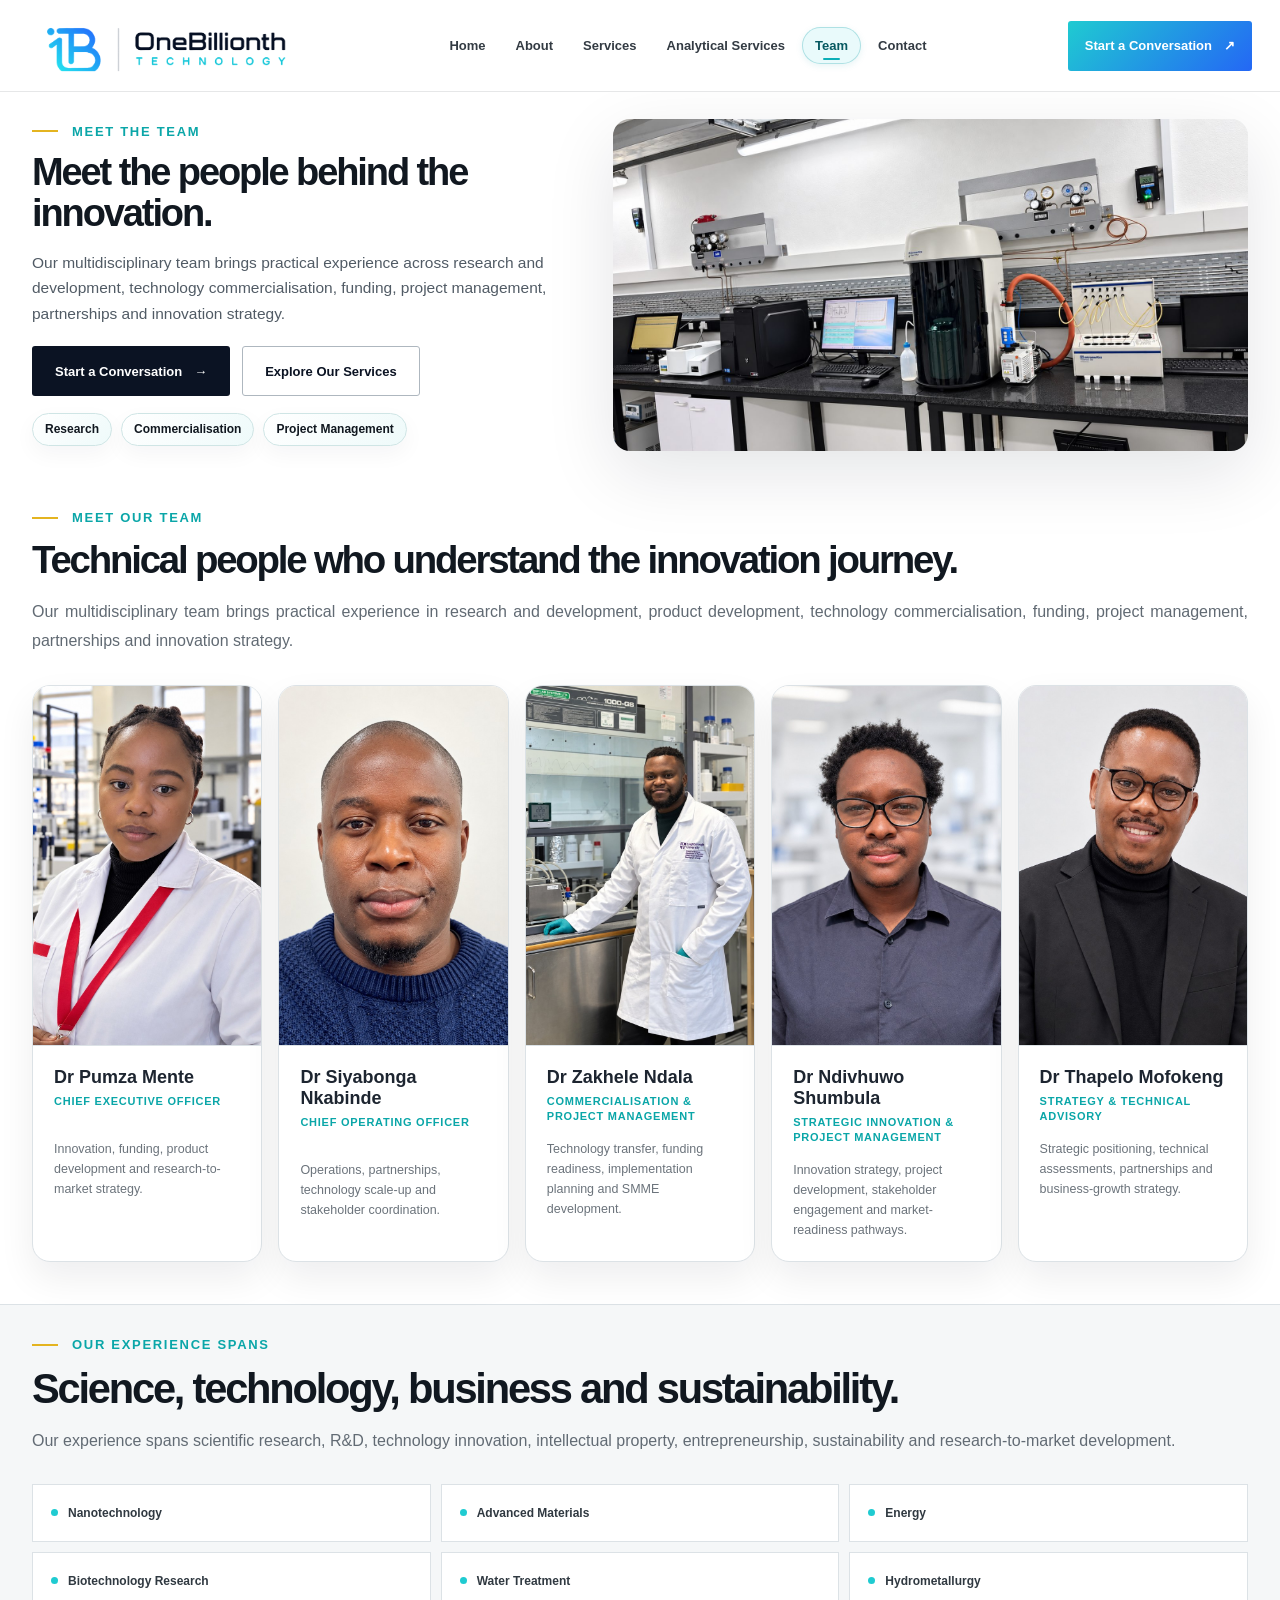
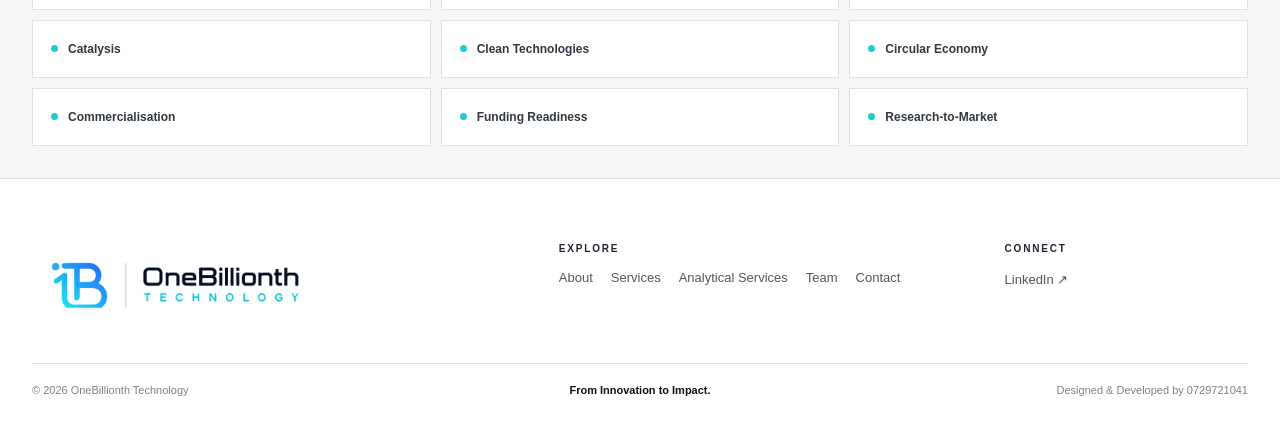
<file: team.html>
<!DOCTYPE html>

<html lang="en">
<head>
<meta charset="utf-8"/>
<meta content="width=device-width, initial-scale=1" name="viewport"/>
<meta content="Meet the multidisciplinary team at OneBillionth Technology." name="description"/>
<meta content="#ffffff" name="theme-color"/>
<title>Team | OneBillionth Technology</title>
<link href="assets/favicon.ico" rel="icon"/>
<link href="home.css" rel="stylesheet"/>
</head>
<body class="subpage">
<div class="page-progress" id="pageProgress"></div>
<header class="site-header" id="siteHeader">
<a aria-label="OneBillionth Technology home" class="brand" href="index.html">
<img alt="OneBillionth Technology" src="assets/onebillionth-horizontal.png"/>
</a>
<nav aria-label="Primary navigation" class="desktop-nav">
<a href="index.html">Home</a>
<a href="about.html">About</a>
<a href="services.html">Services</a>
<a href="analytical-services/index.html">Analytical Services</a>
<a aria-current="page" class="active" href="team.html">Team</a>
<a href="contact.html">Contact</a>
</nav>
<a class="button button-primary desktop-cta" href="contact.html">Start a Conversation <span>↗</span></a>
<button aria-expanded="false" aria-label="Open menu" class="menu-button" id="menuButton">
<span></span><span></span>
</button>
<div aria-hidden="true" class="mobile-menu" id="mobileMenu">
<a href="index.html">Home</a>
<a href="about.html">About</a>
<a href="services.html">Services</a>
<a href="analytical-services/index.html">Analytical Services</a>
<a aria-current="page" class="active" href="team.html">Team</a>
<a href="contact.html">Contact</a>
</div>
</header>
<main>
<section class="hero-home subpage-hero page-anchor" id="home">
<div class="hero-home-inner">
<div class="hero-home-copy reveal">
<div class="eyebrow">MEET THE TEAM</div>
<h1>Meet the people behind the innovation.</h1>
<p>Our multidisciplinary team brings practical experience across research and development, technology commercialisation, funding, project management, partnerships and innovation strategy.</p>
<div class="hero-actions">
<a class="button button-primary" href="contact.html">Start a Conversation <span>→</span></a>
<a class="button button-outline" href="services.html">Explore Our Services</a>
</div>
<div class="hero-focus"><span>Research</span><span>Commercialisation</span><span>Project Management</span></div>
</div>
<div class="hero-photo reveal">
<img alt="OneBillionth team collaborating in a technical environment" src="assets/slideshow/42-onebillionth-laboratory-6811-landscape.jpg"/>
</div>
</div>
</section>
<section class="section team-section page-anchor" id="team">
<div class="team-heading reveal">
<div class="section-kicker">MEET OUR TEAM</div>
<h2>Technical people who understand the innovation journey.</h2>
<p>Our multidisciplinary team brings practical experience in research and development, product development, technology commercialisation, funding, project management, partnerships and innovation strategy.</p>
</div>
<div class="team-grid">
<article class="team-card reveal">
<img alt="Dr Pumza Mente" src="assets/team/Dr Pumza Mente.jpg"/>
<div><h3>Dr Pumza Mente</h3><strong>Chief Executive Officer</strong><p>Innovation, funding, product development and research-to-market strategy.</p></div>
</article>
<article class="team-card reveal">
<img alt="Dr Siyabonga Nkabinde" src="assets/team/Dr Siyabonga Nkabinde.jpg"/>
<div><h3>Dr Siyabonga Nkabinde</h3><strong>Chief Operating Officer</strong><p>Operations, partnerships, technology scale-up and stakeholder coordination.</p></div>
</article>
<article class="team-card reveal">
<img alt="Dr Zakhele Ndala" src="assets/team/Dr Zakhele Ndala.jpg"/>
<div><h3>Dr Zakhele Ndala</h3><strong>Commercialisation &amp; Project Management</strong><p>Technology transfer, funding readiness, implementation planning and SMME development.</p></div>
</article>
<article class="team-card reveal">
<img alt="Dr Ndivhuwo Shumbula" src="assets/team/Dr Ndivhuwo Shumbula.jpg"/>
<div><h3>Dr Ndivhuwo Shumbula</h3><strong>Strategic Innovation &amp; Project Management</strong><p>Innovation strategy, project development, stakeholder engagement and market-readiness pathways.</p></div>
</article>
<article class="team-card reveal">
<img alt="Dr Thapelo Mofokeng" src="assets/team/Dr Thapelo Mofokeng.jpg"/>
<div><h3>Dr Thapelo Mofokeng</h3><strong>Strategy &amp; Technical Advisory</strong><p>Strategic positioning, technical assessments, partnerships and business-growth strategy.</p></div>
</article>
</div>
</section><section class="experience-section">
<div class="section experience-layout">
<div class="experience-copy reveal">
<div class="section-kicker">OUR EXPERIENCE SPANS</div>
<h2>Science, technology, business and sustainability.</h2>
<p>Our experience spans scientific research, R&amp;D, technology innovation, intellectual property, entrepreneurship, sustainability and research-to-market development.</p>
</div>
<div class="experience-tags reveal">
<span>Nanotechnology</span><span>Advanced Materials</span><span>Energy</span><span>Biotechnology Research</span><span>Water Treatment</span><span>Hydrometallurgy</span><span>Catalysis</span><span>Clean Technologies</span><span>Circular Economy</span><span>Commercialisation</span><span>Funding Readiness</span><span>Research-to-Market</span>
</div>
</div>
</section>
</main>
<footer class="site-footer">
<div class="footer-main">
<a class="footer-logo" href="index.html"><img alt="OneBillionth Technology" src="assets/onebillionth-horizontal.png"/></a>
<div class="footer-nav">
<strong>Explore</strong>
<div><a href="about.html">About</a><a href="services.html">Services</a>
<a href="analytical-services/index.html">Analytical Services</a><a href="team.html">Team</a><a href="contact.html">Contact</a></div>
</div>
<div class="footer-contact">
<strong>Connect</strong>
<a href="https://www.linkedin.com/company/onebillionth-technology/" rel="noreferrer" target="_blank">LinkedIn ↗</a>
</div>
</div>
<div class="footer-bottom">
<span>© 2026 OneBillionth Technology</span>
<span>From Innovation to Impact.</span>
<span>Designed &amp; Developed by 0729721041</span>
</div>
</footer>
<button aria-label="Back to top" class="back-top" id="backTop">↑</button>
<script src="script.js"></script>
</body>
</html>
</file>
<file: home.css>
:root{
  --ink:#0b1323;
  --text:#1d2530;
  --muted:#606a75;
  --teal:#1fcbd1;
  --teal-deep:#0aa6a8;
  --blue:#2467f5;
  --off:#f5f7f8;
  --soft:#eef4f5;
  --line:#dce2e6;
  --white:#fff;
  --max:1440px;
  --shadow:0 20px 60px rgba(20,38,55,.09);
}
*{box-sizing:border-box}
html{scroll-behavior:smooth}
body{margin:0;background:#fff;color:var(--text);font-family:Inter,"Segoe UI",Arial,sans-serif;-webkit-font-smoothing:antialiased}
a{color:inherit;text-decoration:none}
img{display:block;max-width:100%}
button,input,select,textarea{font:inherit}
.page-anchor{scroll-margin-top:94px}
.page-progress{position:fixed;left:0;top:0;height:3px;background:linear-gradient(90deg,var(--teal),var(--blue));width:0;z-index:2000}

/* Header */
.site-header{position:sticky;top:0;z-index:1000;height:92px;padding:0 max(28px,calc((100vw - var(--max))/2));display:grid;grid-template-columns:340px 1fr auto;align-items:center;gap:28px;background:rgba(255,255,255,.97);border-bottom:1px solid rgba(11,19,35,.1);backdrop-filter:blur(12px);transition:.25s}
.site-header.scrolled{box-shadow:0 8px 30px rgba(11,19,35,.07)}
.brand{width:300px;overflow:hidden}
.brand img{width:100%;height:auto}
.desktop-nav{display:flex;justify-content:center;gap:34px}
.desktop-nav a{position:relative;padding:34px 0 30px;font-size:14px;font-weight:650;color:#333b43}
.desktop-nav a:after{content:"";position:absolute;left:0;right:0;bottom:24px;height:2px;background:var(--teal);transform:scaleX(0);transform-origin:center;transition:.2s}
.desktop-nav a:hover:after,.desktop-nav a.active:after{transform:scaleX(1)}
.button{display:inline-flex;align-items:center;justify-content:center;gap:12px;min-height:50px;padding:0 22px;border-radius:3px;font-size:13px;font-weight:800;transition:.22s;border:1px solid transparent;cursor:pointer}
.button-primary{background:var(--ink);color:#fff}.button-primary:hover{background:var(--blue);transform:translateY(-2px)}
.button-outline{border-color:#aeb7bf;background:#fff;color:var(--ink)}.button-outline:hover{border-color:var(--ink);transform:translateY(-2px)}
.desktop-cta{background:linear-gradient(135deg,var(--teal),var(--blue));color:#fff;border:none}
.menu-button{display:none;width:45px;height:45px;border:0;background:transparent;position:relative}.menu-button span{position:absolute;left:9px;right:9px;height:2px;background:#111}.menu-button span:first-child{top:17px}.menu-button span:last-child{top:27px}.mobile-menu{display:none}

/* Hero */
.hero-home{background:#fff;padding:82px 0 62px}
.hero-home-inner{width:min(var(--max),calc(100% - 64px));margin:auto;display:grid;grid-template-columns:minmax(0,.95fr) minmax(540px,1.05fr);gap:70px;align-items:center}
.eyebrow,.section-kicker{display:flex;align-items:center;gap:14px;color:var(--teal-deep);font-size:11px;font-weight:850;letter-spacing:2.7px}.eyebrow:before,.section-kicker:before{content:"";width:26px;height:2px;background:#e4b420}
.hero-home h1{max-width:760px;margin:22px 0 26px;font-size:clamp(56px,5.9vw,88px);line-height:.98;letter-spacing:-5px;font-weight:730;color:#111820}.hero-home h1 span{color:var(--teal-deep)}
.hero-home-copy>p{max-width:720px;margin:0;color:#515b65;font-size:17px;line-height:1.75}
.hero-actions{display:flex;gap:12px;margin-top:32px}.hero-focus{display:flex;gap:14px;flex-wrap:wrap;margin-top:32px;font-size:10px;font-weight:800;text-transform:uppercase;letter-spacing:1.35px;color:#5d6670}.hero-focus span+span:before{content:"•";margin-right:14px;color:var(--teal-deep)}
.hero-photo{position:relative;overflow:hidden;background:#eef2f4;min-height:610px}.hero-photo img{width:100%;height:610px;object-fit:cover;object-position:center}.hero-photo:after{content:"";position:absolute;inset:auto 0 0;height:35%;background:linear-gradient(transparent,rgba(7,16,27,.58))}.hero-photo-caption{position:absolute;z-index:2;left:28px;right:28px;bottom:25px;color:#fff;display:flex;justify-content:space-between;gap:30px;align-items:flex-end}.hero-photo-caption strong{font-size:18px}.hero-photo-caption span{font-size:12px;color:#e7eff3}
.focus-strip{background:var(--off);border-top:1px solid var(--line);border-bottom:1px solid var(--line)}.focus-strip-inner{width:min(var(--max),calc(100% - 64px));margin:auto;display:grid;grid-template-columns:repeat(5,1fr)}.focus-strip span{padding:20px 15px;border-right:1px solid var(--line);font-size:11px;line-height:1.35;font-weight:760;text-align:center;color:#343b42}.focus-strip span:first-child{border-left:1px solid var(--line)}

/* Shared */
.section{width:min(var(--max),calc(100% - 64px));margin:auto;padding:104px 0}.section-intro{display:grid;grid-template-columns:minmax(0,1fr) minmax(360px,.72fr);gap:90px;align-items:end;margin-bottom:52px}.section-intro.compact{margin-bottom:42px}.section-intro h2,.about-copy h2,.proof-copy h2,.experience-copy h2,.team-heading h2,.contact-copy h2{margin:15px 0 0;font-size:clamp(38px,4.1vw,60px);line-height:1.02;letter-spacing:-2.9px;font-weight:710;color:#111820}.section-intro>p{margin:0;color:#5c646d;font-size:16px;line-height:1.75}.text-link{display:inline-flex;gap:10px;align-items:center;margin-top:25px;padding-bottom:5px;border-bottom:1px solid #111;font-size:13px;font-weight:760}.text-link span{color:var(--teal-deep)}

/* About */
.about-layout{display:grid;grid-template-columns:1fr 1fr;gap:70px;align-items:center}.about-copy>p{max-width:680px;color:#5b646e;font-size:16px;line-height:1.82}.about-photo img{width:100%;height:570px;object-fit:cover}.principles-grid{display:grid;grid-template-columns:repeat(3,1fr);margin-top:70px;border-top:1px solid var(--line);border-left:1px solid var(--line)}.principles-grid article{padding:34px 32px;min-height:300px;border-right:1px solid var(--line);border-bottom:1px solid var(--line);background:#fff}.principles-grid article span,.service-label{font-size:10px;font-weight:850;letter-spacing:1.65px;color:var(--teal-deep)}.principles-grid h3{margin:22px 0 14px;font-size:25px;line-height:1.16;letter-spacing:-.7px;color:#131b25}.principles-grid p{margin:0;color:#69717a;font-size:14px;line-height:1.7}.principle-accent{background:#e9fbfa!important}

/* Services */
.services-section{background:var(--off);border-top:1px solid var(--line);border-bottom:1px solid var(--line)}
.primary-services-grid{display:grid;grid-template-columns:1.18fr .82fr;gap:18px}.primary-service{background:#fff;border:1px solid var(--line);padding:34px;min-height:235px;display:flex;flex-direction:column}.primary-service h3{margin:16px 0 11px;font-size:25px;line-height:1.14;letter-spacing:-.8px;color:#111820}.primary-service p{margin:0;color:#626b74;font-size:14px;line-height:1.7}.primary-service-accent{background:#e9fbfa}.primary-service-feature{grid-row:span 3;padding:0;min-height:742px;overflow:hidden}.primary-service-image{height:410px}.primary-service-image img{width:100%;height:100%;object-fit:cover}.primary-service-copy{padding:36px}.primary-service-copy h3{font-size:36px}.primary-service-copy>p{font-size:15px}.primary-service-copy ul{display:grid;grid-template-columns:1fr 1fr;gap:10px 28px;padding:0;margin:28px 0 0;list-style:none}.primary-service-copy li{position:relative;padding-left:18px;color:#434c55;font-size:13px;line-height:1.55}.primary-service-copy li:before{content:"";position:absolute;left:0;top:.65em;width:6px;height:6px;border-radius:50%;background:var(--teal)}
.technical-capabilities{display:grid;grid-template-columns:repeat(4,1fr);margin-top:22px;border-top:1px solid #ccd4d9;border-left:1px solid #ccd4d9;background:#fff}.technical-capabilities>div{padding:27px;border-right:1px solid #ccd4d9;border-bottom:1px solid #ccd4d9}.technical-capabilities span{display:block;min-height:34px;font-size:10px;font-weight:850;letter-spacing:1.2px;color:#111820}.technical-capabilities p{margin:12px 0 0;color:#6a737b;font-size:13px;line-height:1.65}
.support-services{margin-top:74px;padding-top:58px;border-top:1px solid #ccd4d9;display:grid;grid-template-columns:.72fr 1.28fr;gap:70px}.support-services-title h3{margin:16px 0 0;font-size:34px;line-height:1.08;letter-spacing:-1.4px}.support-services-grid{display:grid;grid-template-columns:1fr 1fr;border-top:1px solid #ccd4d9;border-left:1px solid #ccd4d9}.support-services-grid article{padding:25px;border-right:1px solid #ccd4d9;border-bottom:1px solid #ccd4d9;background:#fff}.support-services-grid h4{margin:0 0 9px;font-size:17px}.support-services-grid p{margin:0;color:#69717a;font-size:13px;line-height:1.58}

/* Proof */
.proof-section{background:#fff}.proof-grid{display:grid;grid-template-columns:minmax(0,.86fr) minmax(0,1.14fr);gap:84px;align-items:center}.proof-photo img{width:100%;height:670px;object-fit:cover;object-position:center}.proof-copy h2{max-width:680px}.proof-copy>p{max-width:730px;color:#59616a;font-size:17px;line-height:1.8}.proof-points{display:grid;grid-template-columns:1fr 1fr;margin-top:40px;border-top:1px solid #ced6db;border-left:1px solid #ced6db}.proof-points div{padding:24px;border-right:1px solid #ced6db;border-bottom:1px solid #ced6db}.proof-points strong{display:block;font-size:15px}.proof-points span{display:block;margin-top:8px;color:#6d757d;font-size:13px;line-height:1.55}

/* Audience */
.audience-section{padding-top:90px}.audience-grid{display:grid;grid-template-columns:repeat(4,1fr);border-top:1px solid var(--line);border-left:1px solid var(--line)}.audience-card{min-height:225px;padding:29px 27px;border-right:1px solid var(--line);border-bottom:1px solid var(--line);background:#fff;transition:.2s}.audience-card:hover{background:#f6fbfb}.audience-card:before{content:"";display:block;width:28px;height:3px;background:var(--teal);margin-bottom:28px}.audience-card h3{margin:0 0 13px;font-size:19px;line-height:1.2}.audience-card p{margin:0;color:#69717a;font-size:13px;line-height:1.65}

/* Experience */
.experience-section{background:var(--off);border-top:1px solid var(--line);border-bottom:1px solid var(--line)}.experience-layout{display:grid;grid-template-columns:.78fr 1.22fr;gap:80px;align-items:center}.experience-copy p{color:#626b74;font-size:16px;line-height:1.8}.experience-tags{display:grid;grid-template-columns:repeat(3,1fr);gap:10px}.experience-tags span{display:flex;align-items:center;min-height:58px;padding:14px 18px;background:#fff;border:1px solid var(--line);font-size:12px;font-weight:760;color:#303941}.experience-tags span:before{content:"";width:7px;height:7px;border-radius:50%;background:var(--teal);margin-right:10px;flex:0 0 auto}

/* Process */
.process-section{background:#fff;border-bottom:1px solid var(--line)}.process-grid{display:grid;grid-template-columns:repeat(5,1fr);border-top:1px solid #111;border-left:1px solid var(--line)}.process-grid article{min-height:245px;padding:30px 24px;border-right:1px solid var(--line);border-bottom:1px solid var(--line)}.process-grid article span{font-size:11px;font-weight:800;color:var(--teal-deep)}.process-grid h3{margin:48px 0 11px;font-size:22px}.process-grid p{margin:0;color:#69717a;font-size:13px;line-height:1.62}

/* Team */
.team-section{padding-top:104px}.team-heading{max-width:940px;margin-bottom:50px}.team-heading>p{max-width:790px;color:#616a73;font-size:16px;line-height:1.78}.team-grid{display:grid;grid-template-columns:repeat(5,1fr);gap:16px}.team-card{border:1px solid var(--line);background:#fff;overflow:hidden}.team-card img{width:100%;height:330px;object-fit:cover;object-position:center top}.team-card>div{padding:21px}.team-card h3{margin:0 0 6px;font-size:18px}.team-card strong{display:block;min-height:32px;color:var(--teal-deep);font-size:11px;line-height:1.35;text-transform:uppercase;letter-spacing:.75px}.team-card p{margin:13px 0 0;color:#6b737b;font-size:12.5px;line-height:1.6}

/* Contact */
.contact-section{background:#101820;color:#fff}.contact-section .section-kicker{color:#66dadd}.contact-layout{display:grid;grid-template-columns:.85fr 1.15fr;gap:90px;align-items:start}.contact-copy h2{color:#fff}.contact-copy>p{max-width:640px;color:#c4ccd3;font-size:16px;line-height:1.8}.contact-details{display:grid;gap:16px;margin-top:42px;padding-top:28px;border-top:1px solid rgba(255,255,255,.15)}.contact-details div{display:grid;grid-template-columns:90px 1fr;gap:20px}.contact-details span{font-size:10px;text-transform:uppercase;letter-spacing:1.5px;color:#7f8b94}.contact-details a{font-size:14px;color:#fff}.contact-form{padding:36px;background:#fff;color:#111820}.contact-form label{display:grid;gap:8px;margin-bottom:18px;font-size:12px;font-weight:760}.field-grid{display:grid;grid-template-columns:1fr 1fr;gap:16px}.contact-form input,.contact-form select,.contact-form textarea{width:100%;border:1px solid #ccd4d9;border-radius:0;background:#fff;padding:13px 14px;outline:none}.contact-form input:focus,.contact-form select:focus,.contact-form textarea:focus{border-color:var(--teal-deep)}.contact-form textarea{resize:vertical}.contact-form .button{margin-top:4px}.form-note{margin:14px 0 0;color:#5f6871;font-size:12px;line-height:1.5}

/* Footer */
.site-footer{width:min(var(--max),calc(100% - 64px));margin:0 auto;background:#fff;padding:20px 0 26px}.footer-main{display:grid;grid-template-columns:1.2fr 1fr .6fr;gap:40px;align-items:start;padding:44px 0}.footer-logo img{width:285px}.footer-nav strong,.footer-contact strong{display:block;margin-bottom:16px;font-size:10px;text-transform:uppercase;letter-spacing:1.8px}.footer-nav>div{display:flex;flex-wrap:wrap;gap:18px}.footer-nav a,.footer-contact a{font-size:13px;color:#4f575f}.footer-bottom{display:grid;grid-template-columns:1fr 1fr 1fr;padding-top:20px;border-top:1px solid var(--line);font-size:11px;color:#7a8289}.footer-bottom span:nth-child(2){text-align:center;color:#111;font-weight:700}.footer-bottom span:last-child{text-align:right}.back-top{position:fixed;right:26px;bottom:26px;width:46px;height:46px;border:1px solid #cbd2d7;border-radius:50%;background:#fff;color:#111;opacity:0;pointer-events:none;transition:.25s;z-index:999}.back-top.show{opacity:1;pointer-events:auto}

/* Reveal */
.reveal{opacity:0;transform:translateY(16px);transition:opacity .55s ease,transform .55s ease}.reveal.visible{opacity:1;transform:none}

@media (max-width:1180px){
  .site-header{grid-template-columns:1fr auto}.desktop-nav,.desktop-cta{display:none}.brand{width:255px}.menu-button{display:block;justify-self:end}.mobile-menu{position:absolute;left:24px;right:24px;top:82px;padding:18px;background:#fff;border:1px solid var(--line);box-shadow:var(--shadow);flex-direction:column;gap:8px}.mobile-menu.open{display:flex}.mobile-menu a{padding:12px 8px;font-weight:700}
  .hero-home-inner{grid-template-columns:1fr;gap:42px}.hero-photo img,.hero-photo{height:560px;min-height:560px}.hero-home h1{max-width:900px}
  .principles-grid{grid-template-columns:1fr 1fr}.primary-services-grid{grid-template-columns:1fr}.primary-service-feature{grid-row:auto}.technical-capabilities{grid-template-columns:1fr 1fr}.support-services{grid-template-columns:1fr}.proof-grid{grid-template-columns:1fr}.proof-photo img{height:620px}.audience-grid{grid-template-columns:repeat(2,1fr)}.experience-layout{grid-template-columns:1fr}.process-grid{grid-template-columns:repeat(3,1fr)}.team-grid{grid-template-columns:repeat(3,1fr)}
}
@media (max-width:760px){
  .site-header{height:78px;padding:0 20px}.brand{width:215px}.mobile-menu{top:72px;left:14px;right:14px}.page-anchor{scroll-margin-top:78px}
  .hero-home{padding:82px 0 50px}.hero-home-inner,.focus-strip-inner,.section,.site-footer{width:min(100% - 36px,var(--max))}.hero-home h1{font-size:48px;letter-spacing:-2.6px}.hero-home-copy>p{font-size:16px}.hero-photo,.hero-photo img{height:430px;min-height:430px}.hero-photo-caption{left:16px;right:16px;bottom:16px;display:block}.hero-photo-caption span{display:block;margin-top:5px}.hero-focus span+span:before{margin-right:8px}
  .focus-strip-inner{display:flex;overflow:auto}.focus-strip span{min-width:210px}
  .section{padding:76px 0}.section-intro,.about-layout,.contact-layout{grid-template-columns:1fr;gap:30px}.section-intro{margin-bottom:34px}.section-intro h2,.about-copy h2,.proof-copy h2,.experience-copy h2,.team-heading h2,.contact-copy h2{font-size:40px;letter-spacing:-2px}.about-photo img{height:420px}.principles-grid{grid-template-columns:1fr}.principles-grid article{min-height:auto}.primary-service-feature{min-height:auto}.primary-service-image{height:380px}.primary-service-copy h3{font-size:30px}.primary-service-copy ul{grid-template-columns:1fr}.technical-capabilities{grid-template-columns:1fr}.support-services-grid{grid-template-columns:1fr}.proof-photo img{height:480px}.proof-points{grid-template-columns:1fr}.audience-grid{grid-template-columns:1fr}.experience-tags{grid-template-columns:1fr 1fr}.process-grid{grid-template-columns:1fr}.process-grid article{min-height:180px}.process-grid h3{margin-top:28px}.team-grid{grid-template-columns:1fr 1fr}.team-card img{height:360px}.field-grid{grid-template-columns:1fr}.footer-main{grid-template-columns:1fr}.footer-bottom{grid-template-columns:1fr;gap:10px}.footer-bottom span:nth-child(2),.footer-bottom span:last-child{text-align:left}
}
@media (max-width:480px){.hero-home h1{font-size:42px}.hero-photo,.hero-photo img{height:360px;min-height:360px}.experience-tags{grid-template-columns:1fr}.team-grid{grid-template-columns:1fr}.team-card img{height:430px}}
@media (prefers-reduced-motion:reduce){html{scroll-behavior:auto}.reveal{opacity:1;transform:none;transition:none}.button{transition:none}}


/* Added image-rich sections and non-cropping fixes */
.photo-story-section{background:#fff;border-top:1px solid var(--line);border-bottom:1px solid var(--line)}
.photo-story-grid{display:grid;grid-template-columns:1.35fr .8fr .8fr;gap:18px;align-items:stretch}.photo-story-grid figure,.rd-gallery figure{margin:0;background:#fff;border:1px solid var(--line);overflow:hidden}.photo-story-grid img{width:100%;height:360px;object-fit:cover;object-position:center}.photo-story-large img{height:100%;min-height:360px}.photo-story-grid figcaption,.rd-gallery figcaption{padding:13px 15px;color:#303941;font-size:12px;font-weight:800;letter-spacing:.2px;background:#fff;border-top:1px solid var(--line)}
.rd-gallery{margin-top:36px;display:grid;grid-template-columns:repeat(3,1fr);gap:14px}.rd-gallery img{width:100%;height:230px;object-fit:cover;object-position:center}.rd-gallery figure:nth-child(4) img,.rd-gallery figure:nth-child(5) img,.rd-gallery figure:nth-child(6) img{object-position:center top}
.proof-mini-gallery{display:grid;grid-template-columns:1fr 1fr;gap:14px;margin-top:20px}.proof-mini-gallery img{width:100%;height:160px;object-fit:cover;border:1px solid var(--line);background:#f7f8f9}
.primary-service-image{background:#f7f8f9}.primary-service-image img{object-fit:contain;object-position:center;background:#f7f8f9;padding:0}.proof-photo{background:#f7f8f9;border:1px solid var(--line)}.proof-photo img{object-fit:contain;background:#f7f8f9}.about-photo{background:#f7f8f9}.about-photo img{object-position:center}
.team-card{display:flex;flex-direction:column}.team-card img{height:360px;object-fit:contain;object-position:center top;background:#f7f8f9;padding:0;border-bottom:1px solid var(--line)}
@media (max-width:1180px){.photo-story-grid{grid-template-columns:1fr 1fr}.photo-story-large{grid-column:1/-1}.rd-gallery{grid-template-columns:repeat(2,1fr)}}
@media (max-width:760px){.photo-story-grid,.rd-gallery{grid-template-columns:1fr}.photo-story-grid img,.photo-story-large img{height:310px}.rd-gallery img{height:260px}.proof-mini-gallery{grid-template-columns:1fr}.team-card img{height:390px}}

/* Professional photo integration update */
.photo-story-section{background:linear-gradient(180deg,#fff 0%,#f7f9fa 100%)}
.photo-story-layout{display:grid;grid-template-columns:.8fr 1.2fr;gap:56px;align-items:center}
.photo-story-copy h2{margin:16px 0 18px;font-size:clamp(34px,3.2vw,52px);line-height:1.05;letter-spacing:-2.1px;color:#111820}
.photo-story-copy p{margin:0 0 16px;color:#5b646e;font-size:16px;line-height:1.78;max-width:620px}
.photo-story-grid{display:grid;grid-template-columns:1.25fr .85fr;grid-auto-rows:245px;gap:16px;align-items:stretch}
.photo-story-grid figure,.rd-gallery figure{position:relative;margin:0;background:#f8fafb;border:1px solid var(--line);overflow:hidden;box-shadow:0 18px 45px rgba(11,19,35,.08)}
.photo-story-grid figure{border-radius:20px}.rd-gallery figure{border-radius:16px}
.photo-story-large{grid-row:span 2}
.photo-story-grid img{width:100%;height:100%;object-fit:cover;object-position:center}
.photo-story-grid figcaption,.rd-gallery figcaption{position:absolute;left:14px;right:14px;bottom:14px;padding:10px 12px;border:1px solid rgba(255,255,255,.45);border-radius:999px;background:rgba(255,255,255,.88);backdrop-filter:blur(8px);color:#111820;font-size:11px;font-weight:850;letter-spacing:.15px;box-shadow:0 10px 30px rgba(11,19,35,.12)}
.primary-service-feature{background:#fff;border-radius:22px;box-shadow:0 20px 55px rgba(11,19,35,.08)}
.primary-service-image{height:470px;background:linear-gradient(135deg,#f8fafb,#eaf7f6);padding:20px;display:flex;align-items:center;justify-content:center;border-bottom:1px solid var(--line)}
.primary-service-image img{width:100%;height:100%;object-fit:contain;object-position:center;background:transparent;border-radius:16px;box-shadow:0 14px 36px rgba(11,19,35,.10)}
.proof-photo{border-radius:22px;overflow:hidden;border:1px solid var(--line);box-shadow:0 20px 55px rgba(11,19,35,.08);background:#f8fafb}
.proof-photo img{width:100%;height:670px;object-fit:cover;object-position:center;background:#f8fafb}
.rd-gallery{margin-top:40px;display:grid;grid-template-columns:repeat(3,1fr);gap:18px}
.rd-gallery img{width:100%;height:255px;object-fit:cover;object-position:center;background:#f8fafb;display:block}
.rd-gallery .portrait-shot img{height:360px;object-fit:contain;padding:10px;background:linear-gradient(135deg,#fff,#f4f7f8)}
.team-card{border-radius:18px;box-shadow:0 16px 36px rgba(11,19,35,.07)}
.team-card img{background:#f7f8f9;object-fit:cover;object-position:center 18%}
.about-photo{border-radius:22px;overflow:hidden;border:1px solid var(--line);box-shadow:0 20px 55px rgba(11,19,35,.08)}
.about-photo img{height:570px;object-fit:cover;object-position:center}
.hero-photo{border-radius:22px;box-shadow:0 22px 70px rgba(11,19,35,.11)}
.hero-photo img{object-position:center}
.proof-mini-gallery img{border-radius:14px;object-fit:cover;background:#f8fafb}
@media (max-width:1180px){.photo-story-layout{grid-template-columns:1fr}.photo-story-grid{grid-template-columns:1fr 1fr}.photo-story-large{grid-column:1/-1;grid-row:auto}.photo-story-large img{min-height:360px}.rd-gallery{grid-template-columns:repeat(2,1fr)}}
@media (max-width:760px){.photo-story-grid,.rd-gallery{grid-template-columns:1fr}.photo-story-grid{grid-auto-rows:auto}.photo-story-grid img,.photo-story-large img{height:310px;min-height:0}.rd-gallery img,.rd-gallery .portrait-shot img{height:320px}.primary-service-image{height:380px;padding:14px}.proof-photo img{height:430px}.about-photo img{height:420px}}

/* =========================================================
   FINAL TEAM-REVIEW TOUCH-UP — 30 SEP 2026
   Targeted spacing, typography, imagery and responsiveness.
   ========================================================= */

/* Use more of wide / extended screens without changing the visual language. */
:root{--max:1600px}

/* Requested: stronger hero focus labels. */
.hero-focus{
  display:flex;
  gap:12px;
  flex-wrap:wrap;
  margin-top:34px;
  color:#111820;
  text-transform:none;
  letter-spacing:0;
}
.hero-focus span{
  display:inline-flex;
  align-items:center;
  min-height:46px;
  padding:11px 17px;
  border:1px solid #cfe5e5;
  border-radius:999px;
  background:linear-gradient(135deg,#ffffff 0%,#eefafa 100%);
  font-size:clamp(15px,1.05vw,18px);
  line-height:1.1;
  font-weight:800;
  box-shadow:0 8px 22px rgba(11,19,35,.045);
}
.hero-focus span+span:before{display:none}
.hero-photo:after{display:none}

/* Requested: moving technical-focus strip with larger text. */
.focus-strip{overflow:hidden}
.focus-strip-track{
  display:flex;
  width:max-content;
  will-change:transform;
  animation:focusTicker 32s linear infinite;
}
.focus-strip-group{display:flex;flex:0 0 auto}
.focus-strip-group span{
  display:flex;
  align-items:center;
  justify-content:center;
  min-width:310px;
  min-height:68px;
  padding:18px 30px;
  border-right:1px solid var(--line);
  font-size:clamp(13px,.9vw,15px);
  line-height:1.3;
  font-weight:800;
  letter-spacing:.15px;
  text-align:center;
  color:#202932;
  white-space:nowrap;
}
.focus-strip-group span:first-child{border-left:1px solid var(--line)}
.focus-strip:hover .focus-strip-track{animation-play-state:paused}
@keyframes focusTicker{from{transform:translateX(0)}to{transform:translateX(-50%)}}

/* Requested: reduce the large blank zones before key content blocks. */
#about.section{padding-top:52px;padding-bottom:64px}
#about .principles-grid{margin-top:48px}
.photo-story-section .section{padding-top:56px;padding-bottom:60px}
.services-section>.section{padding-top:54px;padding-bottom:70px}
.services-section .section-intro{margin-bottom:36px;align-items:center}
.proof-section>.section{padding-top:64px;padding-bottom:68px}

/* Requested: make the services introduction read as intentional editorial copy. */
.section-intro-lead{
  position:relative;
  margin:0;
  max-width:640px;
  padding:19px 22px 19px 24px;
  border-left:3px solid var(--teal-deep);
  background:rgba(255,255,255,.72);
  color:#47515b!important;
  font-size:clamp(16px,1.15vw,19px)!important;
  line-height:1.72!important;
  box-shadow:0 12px 34px rgba(11,19,35,.045);
}

/* Requested: no text sitting over imagery. */
.photo-story-grid figcaption,.rd-gallery figcaption{display:none!important}
.photo-story-grid figure{background:#f4f7f8}
.photo-story-grid img{display:block}

/* Requested: slightly larger technical-capability type. */
.technical-capabilities>div{padding:30px 28px}
.technical-capabilities span{
  min-height:38px;
  font-size:12px;
  line-height:1.42;
  letter-spacing:.75px;
}
.technical-capabilities p{
  margin-top:14px;
  font-size:14px;
  line-height:1.7;
}

/* Requested: replace the static R&D image grid with a clean looping slideshow. */
.rd-gallery{display:none!important}
.rd-slideshow{
  position:relative;
  margin-top:38px;
  width:100%;
  overflow:hidden;
  border:1px solid var(--line);
  border-radius:22px;
  background:linear-gradient(135deg,#f8fafb,#eef5f5);
  box-shadow:0 20px 55px rgba(11,19,35,.08);
}
.rd-slides{position:relative;aspect-ratio:16/8.2;min-height:430px}
.rd-slide{
  position:absolute;
  inset:0;
  margin:0;
  opacity:0;
  visibility:hidden;
  transition:opacity .75s ease,visibility .75s ease;
  display:flex;
  align-items:center;
  justify-content:center;
}
.rd-slide.active{opacity:1;visibility:visible}
.rd-slide img{
  width:100%;
  height:100%;
  object-fit:contain;
  object-position:center;
  background:#f6f8f9;
}
.rd-slide-control{
  position:absolute;
  top:50%;
  transform:translateY(-50%);
  z-index:4;
  width:46px;
  height:46px;
  border:1px solid rgba(11,19,35,.14);
  border-radius:50%;
  background:rgba(255,255,255,.9);
  color:#111820;
  font-size:30px;
  line-height:1;
  cursor:pointer;
  box-shadow:0 8px 25px rgba(11,19,35,.12);
  backdrop-filter:blur(8px);
}
.rd-slide-prev{left:18px}.rd-slide-next{right:18px}
.rd-slide-dots{
  position:absolute;
  z-index:5;
  left:50%;
  bottom:17px;
  transform:translateX(-50%);
  display:flex;
  align-items:center;
  gap:8px;
  padding:8px 11px;
  border-radius:999px;
  background:rgba(255,255,255,.88);
  backdrop-filter:blur(8px);
  box-shadow:0 8px 24px rgba(11,19,35,.1);
}
.rd-slide-dot{
  width:8px;
  height:8px;
  padding:0;
  border:0;
  border-radius:50%;
  background:#aab5bc;
  cursor:pointer;
}
.rd-slide-dot.active{width:22px;border-radius:999px;background:var(--teal-deep)}

/* More reliable layouts between laptops, extended monitors and tablets. */
@media (min-width:1600px){
  .hero-home{padding-top:66px;padding-bottom:54px}
  .hero-home-inner{gap:64px}
  .hero-photo,.hero-photo img{height:min(610px,58vh);min-height:520px}
  .section-intro{gap:72px}
}

@media (max-width:1280px){
  .site-header{padding-inline:28px;grid-template-columns:300px 1fr auto}
  .brand{width:270px}
  .desktop-nav{gap:26px}
  .hero-home-inner{grid-template-columns:minmax(0,1fr) minmax(470px,.95fr);gap:46px}
  .hero-home h1{font-size:clamp(52px,5.4vw,72px);letter-spacing:-3.8px}
  .about-layout,.proof-grid{gap:48px}
  .photo-story-layout{gap:40px}
}

@media (max-width:1080px){
  .site-header{grid-template-columns:1fr auto}.desktop-nav,.desktop-cta{display:none}
  .menu-button{display:block;justify-self:end}
  .mobile-menu{position:absolute;left:24px;right:24px;top:82px;padding:18px;background:#fff;border:1px solid var(--line);box-shadow:var(--shadow);flex-direction:column;gap:8px}
  .mobile-menu.open{display:flex}.mobile-menu a{padding:12px 8px;font-weight:700}
  .hero-home-inner{grid-template-columns:1fr;gap:34px}
  .hero-photo,.hero-photo img{height:520px;min-height:520px}
  .photo-story-layout{grid-template-columns:1fr}
  .primary-services-grid{grid-template-columns:1fr}
  .primary-service-feature{grid-row:auto}
  .proof-grid{grid-template-columns:1fr}
  .technical-capabilities{grid-template-columns:repeat(2,1fr)}
  .team-grid{grid-template-columns:repeat(3,1fr)}
}

@media (max-width:760px){
  body{overflow-x:hidden}
  .site-header{height:72px;padding:0 16px}
  .brand{width:min(210px,67vw)}
  .mobile-menu{top:68px;left:12px;right:12px}
  .page-anchor{scroll-margin-top:72px}
  .hero-home{padding:44px 0 38px}
  .hero-home-inner,.section,.site-footer{width:min(100% - 30px,var(--max))}
  .hero-home h1{font-size:clamp(40px,12vw,52px);line-height:1;letter-spacing:-2.5px;margin-top:18px}
  .hero-home-copy>p{font-size:15.5px;line-height:1.68}
  .hero-actions{flex-direction:column;align-items:stretch}.hero-actions .button{width:100%}
  .hero-focus{gap:8px;margin-top:24px}
  .hero-focus span{min-height:40px;padding:9px 13px;font-size:14px}
  .hero-photo,.hero-photo img{height:auto;min-height:0;aspect-ratio:4/3}
  .focus-strip-group span{min-width:265px;min-height:58px;padding:15px 22px;font-size:13px}
  #about.section{padding-top:44px;padding-bottom:52px}
  #about .principles-grid{margin-top:34px}
  .photo-story-section .section,.services-section>.section,.proof-section>.section{padding-top:50px;padding-bottom:54px}
  .section{padding:58px 0}
  .section-intro,.about-layout,.contact-layout{grid-template-columns:1fr;gap:26px}
  .section-intro h2,.about-copy h2,.proof-copy h2,.experience-copy h2,.team-heading h2,.contact-copy h2{font-size:clamp(34px,10vw,42px);letter-spacing:-1.8px}
  .section-intro-lead{padding:16px 17px;font-size:15.5px!important;line-height:1.65!important}
  .about-photo img{height:auto;aspect-ratio:4/3;object-fit:cover}
  .principles-grid{grid-template-columns:1fr}.principles-grid article{padding:28px 24px;min-height:0}
  .photo-story-grid{grid-template-columns:1fr;grid-auto-rows:auto;gap:12px}
  .photo-story-large{grid-column:auto;grid-row:auto}
  .photo-story-grid img,.photo-story-large img{height:auto;min-height:0;aspect-ratio:4/3;object-fit:cover}
  .primary-service{padding:27px 23px}.primary-service-feature{padding:0}
  .primary-service-image{height:auto;padding:12px}.primary-service-image img{height:auto;max-height:460px}
  .primary-service-copy{padding:28px 23px}.primary-service-copy h3{font-size:29px}
  .technical-capabilities{grid-template-columns:1fr}.technical-capabilities>div{padding:24px 22px}.technical-capabilities span{font-size:12px}.technical-capabilities p{font-size:13.5px}
  .rd-slides{aspect-ratio:4/3;min-height:0}.rd-slide-control{width:40px;height:40px;font-size:26px}.rd-slide-prev{left:10px}.rd-slide-next{right:10px}.rd-slide-dots{bottom:10px}
  .proof-photo img{height:auto;aspect-ratio:4/3;object-fit:contain}
  .proof-points{grid-template-columns:1fr}.proof-points div{padding:20px}
  .audience-grid,.experience-tags,.process-grid,.team-grid{grid-template-columns:1fr}
  .process-grid article{min-height:0}.process-grid h3{margin-top:24px}
  .team-card img{height:auto;max-height:none;aspect-ratio:4/5;object-fit:cover;object-position:center 18%}
  .contact-form{padding:26px 20px}.field-grid{grid-template-columns:1fr}
  .footer-main{grid-template-columns:1fr}.footer-bottom{grid-template-columns:1fr;gap:10px}.footer-bottom span:nth-child(2),.footer-bottom span:last-child{text-align:left}
}

@media (max-width:420px){
  .hero-home-inner,.section,.site-footer{width:min(100% - 24px,var(--max))}
  .brand{width:195px}
  .hero-home h1{font-size:39px}
  .hero-focus span{width:100%;justify-content:center}
  .section-kicker,.eyebrow{font-size:10px;letter-spacing:2px}
  .rd-slide-control{display:none}
}

@media (prefers-reduced-motion:reduce){
  .focus-strip-track{animation:none;transform:none}
  .rd-slide{transition:none}
}

/* =========================================================
   FINAL POLISH — 30 SEP 2026 (targeted client feedback only)
   ========================================================= */

/* Bring the Home message into view sooner without changing the hero design. */
.hero-home{padding-top:36px}
@media (min-width:1600px){.hero-home{padding-top:36px}}

/* Give the two requested supporting statements a clearer editorial hierarchy. */
.context-lead{
  position:relative;
  align-self:center;
  max-width:650px;
  margin:0;
  padding:18px 22px 18px 24px;
  border-left:3px solid var(--teal-deep);
  border-radius:0 10px 10px 0;
  background:linear-gradient(90deg,rgba(31,203,209,.085),rgba(31,203,209,.018));
  color:#46515c!important;
  font-size:clamp(16px,1.08vw,18px)!important;
  line-height:1.72!important;
  box-shadow:0 10px 28px rgba(11,19,35,.035);
}
.audience-section .section-intro.compact,
.process-section .section-intro.compact{align-items:center}

/* All supplied images now live in the slideshow; keep every composition visible. */
.rd-slides{background:#f4f7f8}
.rd-slide img{object-fit:contain;object-position:center;background:#f4f7f8}
.rd-slide-dots{max-width:calc(100% - 140px);overflow-x:auto;scrollbar-width:none}
.rd-slide-dots::-webkit-scrollbar{display:none}
.rd-slide-dot{flex:0 0 auto}

@media (max-width:760px){
  .hero-home{padding-top:24px}
  .context-lead{padding:15px 17px;font-size:15.5px!important;line-height:1.65!important}
  .rd-slide-dots{gap:5px;max-width:calc(100% - 36px);padding:7px 9px}
  .rd-slide-dot{width:6px;height:6px}
  .rd-slide-dot.active{width:18px}
}

@media (max-width:420px){
  .hero-home{padding-top:20px}
}

/* Analytical Services addition: only header navigation fit and service link card. */
@media (min-width:1231px){
  .site-header{grid-template-columns:minmax(220px,285px) minmax(0,1fr) auto;gap:18px}
  .site-header .brand{width:min(100%,275px)}
  .desktop-nav{gap:clamp(13px,1.65vw,26px)}
  .desktop-nav a{font-size:13px;white-space:nowrap}
  .desktop-cta{padding-inline:17px;white-space:nowrap}
}
@media (max-width:1230px) and (min-width:1081px){
  .site-header{grid-template-columns:1fr auto}
  .desktop-nav,.desktop-cta{display:none}
  .menu-button{display:block;justify-self:end}
  .mobile-menu{position:absolute;left:24px;right:24px;top:82px;padding:18px;background:#fff;border:1px solid var(--line);box-shadow:var(--shadow);flex-direction:column;gap:8px}
  .mobile-menu.open{display:flex}
  .mobile-menu a{padding:12px 8px;font-weight:700}
}
.analytical-main-callout{margin-top:18px;display:grid;grid-template-columns:minmax(0,1fr) auto;gap:30px;align-items:center;padding:28px 32px;background:#fff;border:1px solid #d4dfe2;border-left:4px solid var(--teal-deep);border-radius:12px}
.analytical-main-callout h3{margin:9px 0 8px;color:#111820;font-size:clamp(23px,2.2vw,30px);letter-spacing:-.6px;line-height:1.18}
.analytical-main-callout p{margin:0;max-width:790px;color:#57616b;font-size:14px;line-height:1.65}
.analytical-main-callout .button{white-space:nowrap}
@media(max-width:760px){.analytical-main-callout{grid-template-columns:1fr;padding:23px 21px;gap:18px}.analytical-main-callout .button{width:100%;white-space:normal;text-align:center}}


/* =========================================================
   CLIENT FEEDBACK FIXES — 08 OCT 2026
   Reduce empty space, stack supporting text below headings,
   slightly reduce hero heading, justify supporting text,
   and swap the service feature image.
   ========================================================= */

/* Landing page: reduce the hero heading slightly and remove the top-right gap. */
.hero-home{padding-top:24px;padding-bottom:40px}
.hero-home-inner{align-items:start;gap:46px}
.hero-home-copy{max-width:760px}
.hero-home h1{
  max-width:700px;
  font-size:clamp(48px,4.85vw,68px);
  line-height:1.02;
  letter-spacing:-3.6px;
}
.hero-photo{align-self:start}
.hero-photo,.hero-photo img{height:auto;min-height:0;aspect-ratio:4 / 4.35;object-fit:cover}

/* Tighten section spacing to remove the large horizontal empty bands. */
.section{padding:76px 0}
.photo-story-section .section{padding-top:48px;padding-bottom:44px}
.services-section>.section{padding-top:48px;padding-bottom:52px}
.proof-section>.section{padding-top:52px;padding-bottom:42px}
.audience-section{padding-top:52px;padding-bottom:56px}
.experience-section .section{padding-top:56px;padding-bottom:56px}
.process-section .section{padding-top:54px;padding-bottom:56px}
.team-section{padding-top:60px;padding-bottom:64px}
.support-services{margin-top:42px;padding-top:34px}

/* Services intro: place lead copy below the heading to avoid side gaps. */
.services-section .section-intro{
  grid-template-columns:1fr;
  gap:18px;
  align-items:start;
  margin-bottom:28px;
}
.services-section .section-intro>div{max-width:860px}
.services-section .section-intro-lead{max-width:960px}

/* Additional support block: heading first, content below, no empty left zone. */
.support-services{
  display:grid;
  grid-template-columns:1fr;
  gap:24px;
  align-items:start;
}
.support-services-title{max-width:920px}
.support-services-title h3{max-width:820px}
.support-services-grid p{ text-align:justify; text-justify:inter-word; }

/* Experience block: move text below heading rather than leaving it floating beside the tag blocks. */
.experience-layout{
  grid-template-columns:1fr;
  gap:28px;
  align-items:start;
}
.experience-copy{max-width:980px}
.experience-copy p{
  max-width:980px;
  text-align:justify;
  text-justify:inter-word;
}

/* Team heading copy: full-width and justified to avoid the right-side dead space. */
.team-heading{
  max-width:100%;
  margin-bottom:32px;
}
.team-heading h2{max-width:860px}
.team-heading>p{
  max-width:100%;
  text-align:justify;
  text-justify:inter-word;
}

/* Keep supporting copy aligned consistently under the headings. */
.support-services-title,
.experience-copy,
.team-heading{display:block}

/* Use a higher-quality landscape image and let it fill the feature card. */
.primary-service-image{
  height:430px;
  padding:0;
  background:#f6f8f9;
}
.primary-service-image img{
  width:100%;
  height:100%;
  object-fit:cover;
  object-position:center;
  border-radius:0;
  box-shadow:none;
}

/* Small-screen follow-through */
@media (max-width:1080px){
  .hero-home h1{font-size:clamp(44px,6vw,58px)}
  .hero-photo,.hero-photo img{aspect-ratio:4 / 3.4}
  .support-services-grid{grid-template-columns:1fr 1fr}
}

@media (max-width:760px){
  .hero-home{padding-top:18px;padding-bottom:30px}
  .hero-home h1{font-size:clamp(38px,10.5vw,48px);letter-spacing:-2.2px}
  .section{padding:52px 0}
  .services-section>.section,
  .proof-section>.section,
  .audience-section,
  .experience-section .section,
  .process-section .section,
  .team-section{padding-top:42px;padding-bottom:44px}
  .support-services{margin-top:28px;padding-top:24px}
  .support-services-grid{grid-template-columns:1fr}
  .primary-service-image{height:320px}
}


/* =========================================================
   FINAL TEXT / SPACING CORRECTIONS — 08 OCT 2026
   Client-requested only: remove dead space, widen headings,
   place supporting copy below headings and justify body copy.
   ========================================================= */

/* HERO: keep hierarchy strong, but reduce size and match image height to content. */
.hero-home{
  padding-top:20px;
  padding-bottom:24px;
}
.hero-home-inner{
  align-items:start;
  gap:42px;
}
.hero-home h1{
  max-width:none;
  font-size:clamp(46px,4.35vw,64px);
  line-height:1.01;
  letter-spacing:-3.1px;
}
.hero-photo{
  height:500px;
  min-height:0;
  align-self:start;
}
.hero-photo img{
  width:100%;
  height:100%;
  min-height:0;
  aspect-ratio:auto;
  object-fit:cover;
  object-position:center;
}

/* GENERAL: remove the doubled top/bottom padding that was creating blank bands. */
#about.section{
  padding-top:42px;
  padding-bottom:22px;
}
.photo-story-section .section{
  padding-top:28px;
  padding-bottom:34px;
}
.services-section>.section{
  padding-top:38px;
  padding-bottom:38px;
}
.proof-section>.section{
  padding-top:40px;
  padding-bottom:22px;
}
.audience-section{
  padding-top:34px;
  padding-bottom:26px;
}
.experience-section .section{
  padding-top:34px;
  padding-bottom:34px;
}
.process-section .section{
  padding-top:36px;
  padding-bottom:20px;
}
.team-section{
  padding-top:34px;
  padding-bottom:54px;
}

/* WHAT WE DO: heading uses the available width instead of occupying half the row. */
.services-section .section-intro{
  display:block;
  margin-bottom:28px;
}
.services-section .section-intro>div{
  max-width:none;
  width:100%;
}
.services-section .section-intro h2{
  max-width:none;
  width:100%;
  font-size:clamp(40px,3.25vw,52px);
  line-height:1.05;
  letter-spacing:-2.2px;
  text-align:left;
}
.services-section .section-intro-lead{
  width:100%;
  max-width:none;
  margin-top:20px;
  box-sizing:border-box;
  text-align:justify;
  text-justify:inter-word;
}

/* ADDITIONAL SUPPORT: one-line desktop heading, services directly below it. */
.support-services{
  display:block;
  margin-top:26px;
  padding-top:26px;
}
.support-services-title{
  max-width:none;
  width:100%;
  margin-bottom:22px;
}
.support-services-title h3{
  max-width:none;
  width:100%;
  margin-top:12px;
  font-size:clamp(28px,2.25vw,36px);
  line-height:1.12;
  letter-spacing:-1.15px;
  text-align:left;
}
.support-services-grid{
  width:100%;
}
.support-services-grid p{
  text-align:justify;
  text-justify:inter-word;
}

/* EXPERIENCE: heading, paragraph, then tags. No two-column empty zone. */
.experience-layout{
  display:block;
}
.experience-copy{
  max-width:none;
  width:100%;
  margin-bottom:28px;
}
.experience-copy h2{
  max-width:none;
  width:100%;
  font-size:clamp(40px,3.25vw,52px);
  line-height:1.05;
  letter-spacing:-2.2px;
  text-align:left;
}
.experience-copy p{
  max-width:none;
  width:100%;
  margin-bottom:0;
  text-align:justify;
  text-justify:inter-word;
}
.experience-tags{
  width:100%;
}

/* TEAM: use the full page width, description below, cards immediately after. */
.team-heading{
  max-width:none;
  width:100%;
  margin-bottom:28px;
}
.team-heading h2{
  max-width:none;
  width:100%;
  font-size:clamp(40px,3.25vw,52px);
  line-height:1.05;
  letter-spacing:-2.2px;
  text-align:left;
}
.team-heading>p{
  max-width:none;
  width:100%;
  margin-top:18px;
  text-align:justify;
  text-justify:inter-word;
}

/* WHO WE WORK WITH + HOW WE WORK: keep heading and supporting copy stacked. */
.audience-section .section-intro.compact,
.process-section .section-intro.compact{
  display:block;
  margin-bottom:28px;
}
.audience-section .section-intro.compact>div,
.process-section .section-intro.compact>div{
  width:100%;
  max-width:none;
}
.audience-section .section-intro.compact h2,
.process-section .section-intro.compact h2{
  max-width:none;
  width:100%;
  font-size:clamp(40px,3.25vw,52px);
  line-height:1.05;
  letter-spacing:-2.2px;
}
.audience-section .context-lead,
.process-section .context-lead{
  max-width:none;
  width:100%;
  margin-top:20px;
  box-sizing:border-box;
  text-align:justify;
  text-justify:inter-word;
}

/* Desktop: keep the specifically requested headings on one line where space allows. */
@media (min-width:1180px){
  .services-section .section-intro h2,
  .support-services-title h3,
  .experience-copy h2,
  .team-heading h2{
    white-space:nowrap;
  }
}

/* Extended screens: use the width rather than leaving a dead zone. */
@media (min-width:1600px){
  .hero-home h1{font-size:62px}
  .hero-photo{height:510px}
  .services-section .section-intro h2,
  .experience-copy h2,
  .team-heading h2{font-size:50px}
  .support-services-title h3{font-size:34px}
}

/* Tablet / mobile: allow natural wrapping; never force desktop one-line headings. */
@media (max-width:1179px){
  .services-section .section-intro h2,
  .support-services-title h3,
  .experience-copy h2,
  .team-heading h2{
    white-space:normal;
  }
  .hero-photo{height:460px}
}

@media (max-width:760px){
  .hero-home{padding-top:16px;padding-bottom:24px}
  .hero-home h1{
    font-size:clamp(37px,10vw,47px);
    letter-spacing:-2px;
  }
  .hero-photo{
    height:auto;
    aspect-ratio:4/3;
  }
  .hero-photo img{height:100%}
  #about.section,
  .photo-story-section .section,
  .services-section>.section,
  .proof-section>.section,
  .audience-section,
  .experience-section .section,
  .process-section .section,
  .team-section{
    padding-top:34px;
    padding-bottom:34px;
  }
  .services-section .section-intro h2,
  .experience-copy h2,
  .team-heading h2,
  .audience-section .section-intro.compact h2,
  .process-section .section-intro.compact h2{
    font-size:clamp(32px,9vw,40px);
    letter-spacing:-1.6px;
  }
  .support-services-title h3{
    font-size:clamp(27px,7.5vw,34px);
  }
}


/* =========================================================
   FINAL HERO WIDTH FIX — 08 OCT 2026
   Use the full desktop width so the landing image reaches
   the right content edge without leaving a dead column.
   ========================================================= */
@media (min-width:1180px){
  .hero-home-inner{
    width:calc(100% - 68px);
    max-width:none;
    grid-template-columns:minmax(0, .92fr) minmax(0, 1.18fr);
    gap:44px;
  }
  .hero-photo{
    width:100%;
    justify-self:stretch;
  }
  .hero-photo img{
    width:100%;
    max-width:none;
  }
}


/* Keep the newly added navigation and original approved hero responsive. */
@media (min-width:1180px){
  .hero-home-inner{width:calc(100% - 68px);max-width:none;grid-template-columns:minmax(0,.92fr) minmax(0,1.18fr);gap:40px;align-items:start}
  .hero-photo{width:100%;justify-self:stretch;align-self:start;margin:0}
  .hero-photo img{width:100%;max-width:none;height:100%;object-fit:cover}
}
@media (min-width:761px) and (max-width:1179px){
  .hero-home{padding-block:22px 26px}
  .hero-home-inner{align-items:start}
}


/* Multipage refinement update */
body.subpage .hero-home{padding-top:clamp(2.5rem,5vw,4.5rem);padding-bottom:clamp(2.5rem,5vw,4rem);}
.page-overview-links{padding-top:3.5rem;padding-bottom:3.5rem;}
.page-card-grid{display:grid;grid-template-columns:repeat(5,minmax(0,1fr));gap:1rem;margin-top:2rem;}
.page-card{display:flex;flex-direction:column;gap:.8rem;padding:1.4rem;border:1px solid var(--line);border-radius:1.2rem;background:#fff;color:inherit;text-decoration:none;transition:transform .2s ease, box-shadow .2s ease, border-color .2s ease;}
.page-card:hover{transform:translateY(-3px);box-shadow:0 16px 30px rgba(7,19,35,.08);border-color:rgba(19,192,210,.28);}
.page-card span{font-size:.75rem;letter-spacing:.16em;text-transform:uppercase;color:var(--accent);font-weight:700;}
.page-card h3{font-size:1.15rem;line-height:1.25;margin:0;color:var(--ink);}
.page-card p{margin:0;color:var(--muted);font-size:.96rem;line-height:1.65;}
.subpage-hero .hero-photo img{min-height:420px;object-fit:cover;}
@media (max-width:1100px){.page-card-grid{grid-template-columns:repeat(2,minmax(0,1fr));}}
@media (max-width:680px){.page-card-grid{grid-template-columns:1fr;}}


/* Client's 29 October marked review — multipage-only refinements.
   Preserve approved logo, palette and written content. */
@media (min-width: 1041px) {
  .site-header { grid-template-columns: minmax(230px,280px) minmax(0,1fr) auto; gap:16px; }
  .desktop-nav { gap:4px; }
}
.desktop-nav a {
  padding:11px 13px;
  border-radius:999px;
  transition:color .2s, background .2s,box-shadow .2s;
}
.desktop-nav a::after { display:none; }
.desktop-nav a:hover { color:#066f79; background:#f1fafb; }
.desktop-nav a.active,
.desktop-nav a[aria-current="page"] {
  color:#075961;
  background:#e9fafb;
  box-shadow:inset 0 0 0 1px #afe1e4, 0 2px 7px rgba(13,150,159,.10);
  font-weight:800;
}
.desktop-nav a.active::before,
.desktop-nav a[aria-current="page"]::before {
  content:"";position:absolute;left:35%;right:35%;bottom:4px;height:2px;
  border-radius:99px;background:#0baeb7;
}
.mobile-menu a.active,.mobile-menu a[aria-current="page"] {
  color:#075961;background:#e9fafb;border-left:3px solid #0aa9ae;
  border-radius:6px;padding-left:12px;
}
.eyebrow,.section-kicker{font-size:12px;letter-spacing:1.7px}
.principles-grid article span,.service-label{font-size:11.5px;letter-spacing:1.1px}
body.subpage .hero-home{padding-top:25px;padding-bottom:27px}
body.subpage .hero-home-inner{align-items:start}
body.subpage .hero-home-copy{padding-top:7px}
body.subpage .hero-photo,body.subpage .hero-photo img{height:405px;min-height:405px;max-height:405px}
body.subpage .hero-photo img{object-position:center;object-fit:cover}
body.subpage .section{padding-top:38px;padding-bottom:38px}
body.subpage .photo-story-section>.section{padding-top:30px;padding-bottom:34px}
body.subpage .services-section>.section{padding-top:34px;padding-bottom:39px}
body.subpage .proof-section>.section{padding-top:38px;padding-bottom:38px}
body.subpage .team-section{padding-top:32px;padding-bottom:42px}
body.subpage .experience-section>.section{padding-top:32px;padding-bottom:32px}
body.subpage .contact-section>.section{padding-top:38px;padding-bottom:43px}
body.subpage .section-intro{margin-bottom:23px}
body.subpage .principles-grid{margin-top:31px}
body.subpage .principles-grid article{min-height:200px;padding:24px 27px}
body.subpage .about-layout{gap:42px}
body.subpage .about-photo img{height:430px;object-position:center}
body.subpage .proof-grid{gap:38px;grid-template-columns:minmax(0,.84fr) minmax(0,1.16fr)}
body.subpage .proof-photo{display:flex;align-items:center;justify-content:center;background:#f4f8f9;border-radius:13px;overflow:hidden}
body.subpage .proof-photo img{height:430px;width:100%;object-fit:contain;object-position:center}
body.subpage .proof-copy>p{font-size:15px;line-height:1.65}
body.subpage .proof-points{margin-top:20px}
body.subpage .proof-points div{padding:17px}
body.subpage .support-services{margin-top:35px;padding-top:27px}
body.subpage .process-section>.section{padding-top:37px;padding-bottom:39px}
body.subpage .audience-section{padding-top:37px;padding-bottom:39px}
body.subpage .team-heading{margin-bottom:30px}
body.subpage .page-card-grid{margin-top:18px}
body.subpage .team-section h2,body.subpage .about-copy h2{font-size:clamp(37px,3vw,47px)}
@media(max-width:1040px){
 .desktop-nav{gap:3px}
 .desktop-nav a{font-size:12px;padding:9px 8px}
}
@media(max-width:760px){
 body.subpage .hero-home{padding-top:18px;padding-bottom:23px}
 body.subpage .hero-photo,body.subpage .hero-photo img{height:280px;min-height:280px;max-height:280px}
 body.subpage .section,body.subpage .proof-section>.section{padding-top:28px;padding-bottom:30px}
 body.subpage .principles-grid{margin-top:22px}
 body.subpage .proof-photo img{height:auto;max-height:320px}
 body.subpage .about-photo img{height:auto;max-height:390px}
 .eyebrow,.section-kicker{font-size:11.5px}
}


/* Final size and spacing check — smaller subpage hero, tighter mobile badges. */
body.subpage .hero-home h1{font-size:clamp(37px,3.6vw,52px);line-height:1.06;letter-spacing:-2.4px;margin:14px 0 18px}
body.subpage .hero-home-copy>p{font-size:15.5px;line-height:1.65}
body.subpage .hero-actions{margin-top:22px}
body.subpage .hero-focus{margin-top:20px;gap:9px}
body.subpage .hero-focus span{min-height:37px;font-size:13px;padding:9px 13px;line-height:1.12}
body.subpage .hero-photo,body.subpage .hero-photo img{height:360px;min-height:360px;max-height:360px}
@media(max-width:760px){
  body.subpage .hero-home h1{font-size:clamp(34px,8.9vw,43px);line-height:1.06;letter-spacing:-1.75px}
  body.subpage .hero-home-copy>p{font-size:14.5px;line-height:1.62}
  body.subpage .hero-actions{margin-top:18px}
  body.subpage .hero-focus{display:flex;flex-wrap:wrap;gap:7px;margin-top:14px}
  body.subpage .hero-focus span{width:auto;min-height:34px;padding:8px 10px;font-size:12.5px}
  body.subpage .hero-photo,body.subpage .hero-photo img{height:260px;min-height:260px;max-height:260px}
  html,body{overflow-x:clip}
}


/* 10 November homepage-only move of approved Analytical Services content. */
.home-analytical-insights{
  background:#fff;
  border-bottom:1px solid var(--line);
}
.home-insights-inner{
  display:grid;
  grid-template-columns:minmax(0,.90fr) minmax(0,1.10fr);
  align-items:center;
  gap:clamp(24px,3.5vw,54px);
  padding-top:44px;
  padding-bottom:44px;
}
.home-insights-intro h2{
  margin:13px 0 15px;
  font-size:clamp(32px,3.1vw,46px);
  line-height:1.1;
  letter-spacing:-1.55px;
  font-weight:730;
  color:#111820;
  max-width:650px;
}
.home-insights-description{
  color:#4e606b;
  font-size:clamp(15px,1.04vw,16px);
  line-height:1.72;
  margin:0 0 22px;
  max-width:685px;
}
.home-insights-intro .button{min-height:47px}
.home-why-panel{
  border:1px solid #d9e6e9;
  border-radius:15px;
  background:#f7fbfb;
  padding:25px 27px 22px;
}
.home-why-panel>.section-kicker{margin-bottom:17px}
.home-benefit-grid{
  display:grid;
  grid-template-columns:repeat(2,minmax(0,1fr));
  gap:11px;
}
.home-benefit{
  border:1px solid #dce8ea;
  border-radius:9px;
  background:#fff;
  padding:17px 18px;
  min-height:115px;
}
.home-benefit::before{
  content:"";display:block;width:23px;height:3px;
  background:var(--teal-deep);border-radius:3px;margin-bottom:11px;
}
.home-benefit strong{display:block;color:#152633;font-size:15px;line-height:1.25;margin-bottom:6px}
.home-benefit p{margin:0;color:#5c6872;font-size:13.5px;line-height:1.54}
/* Slightly larger section eyebrow labels on all pages, not large body headings. */
.eyebrow,.section-kicker{font-size:13px;letter-spacing:1.7px}
@media(max-width:1000px){
  .home-insights-inner{grid-template-columns:1fr;gap:24px;padding-top:35px;padding-bottom:35px}
  .home-insights-intro h2{max-width:none}
  .home-insights-description{max-width:900px}
}
@media(max-width:650px){
  .home-insights-inner{padding-top:28px;padding-bottom:30px;gap:20px}
  .home-insights-intro h2{font-size:clamp(31px,8vw,39px);letter-spacing:-1.1px}
  .home-why-panel{padding:18px 16px}
  .home-benefit-grid{grid-template-columns:1fr;gap:9px}
  .home-benefit{padding:15px 16px;min-height:auto}
  .eyebrow,.section-kicker{font-size:12.5px;letter-spacing:1.5px}
}


/* 11 November 2026 | widescreen proportionality correction
   The earlier full-viewport hero override conflicted with the bounded
   navigation/section grid. Keep all hero contents aligned with --max.
   Changes below are intentionally restricted to desktop/tablet layout. */
@media (min-width: 1180px) {
  .hero-home-inner,
  body.subpage .hero-home-inner {
    width: min(var(--max), calc(100% - 64px));
    max-width: var(--max);
    grid-template-columns: minmax(0, .92fr) minmax(0, 1.08fr);
    gap: clamp(34px, 3.2vw, 62px);
    align-items: center;
  }
  .hero-home {
    padding-top: 32px;
    padding-bottom: 30px;
  }
  .hero-home-copy,
  body.subpage .hero-home-copy {
    padding-top: 0;
    align-self: center;
  }
  .hero-photo {
    height: clamp(350px, 26vw, 460px);
    min-height: 0;
    max-height: 460px;
    border-radius: 17px;
    align-self: center;
  }
  .hero-photo img {
    display: block;
    width: 100%;
    height: 100%;
    min-height: 0;
    max-height: none;
    object-fit: cover;
  }
  .hero-home h1 {
    font-size: clamp(48px, 3.35vw, 63px);
    line-height: 1.055;
    letter-spacing: -2.8px;
    margin: 16px 0 20px;
  }
  .hero-home-copy > p {
    max-width: 620px;
    font-size: clamp(15px, .89vw, 17px);
    line-height: 1.67;
  }
  .hero-actions { margin-top: 24px; }
  .hero-focus { margin-top: 23px; }

  body.subpage .hero-home {
    padding-top: 27px;
    padding-bottom: 27px;
  }
  body.subpage .hero-photo,
  body.subpage .hero-photo img {
    height: clamp(332px, 22vw, 395px);
    min-height: 0;
    max-height: 395px;
  }
  body.subpage .hero-home h1 {
    font-size: clamp(38px, 2.75vw, 52px);
    line-height: 1.075;
    letter-spacing: -2.1px;
    margin: 13px 0 16px;
  }
  body.subpage .hero-home-copy > p {
    font-size: 15.5px;
    line-height: 1.65;
    max-width: 590px;
  }
  body.subpage .hero-actions { margin-top: 20px; }
  body.subpage .hero-focus { margin-top: 17px; }
  body.subpage .hero-focus span {
    min-height: 33px;
    padding: 8px 12px;
    font-size: 12px;
  }
  body.subpage .contact-copy h2 {
    font-size: clamp(34px, 2.75vw, 49px);
    line-height: 1.11;
    letter-spacing: -1.8px;
  }
}
@media (min-width: 2200px) {
  .hero-home-inner, body.subpage .hero-home-inner {
    width: min(var(--max), calc(100% - 80px));
  }
}
/* Mid-size screens: retain breathing room without leaving a disjointed gap. */
@media (min-width: 761px) and (max-width: 1179px) {
  .hero-home-inner {
    width: calc(100% - 48px);
    gap: 30px;
  }
  .hero-home { padding-top: 24px; padding-bottom: 24px; }
  .hero-home h1 { font-size: clamp(41px, 4.2vw, 55px); letter-spacing: -2px; }
  .hero-photo { height: 390px; min-height: 0; }
  .hero-photo img { height: 100%; object-fit: cover; }
  body.subpage .hero-photo,
  body.subpage .hero-photo img {
    height: 325px;
    min-height: 0;
    max-height: 325px;
  }
}


/* 11 November 2026 | homepage hero-only refinement
   Keep the approved widescreen container, but remove the excessive gap
   before the image. No other page heroes are affected. */
@media (min-width: 1180px) {
  body:not(.subpage) .hero-home {
    padding-top: 22px;
    padding-bottom: 24px;
  }
  body:not(.subpage) .hero-home-inner {
    grid-template-columns: minmax(0, .94fr) minmax(0, 1.06fr);
    gap: clamp(18px, 1.65vw, 26px);
    align-items: start;
  }
  body:not(.subpage) .hero-home-copy,
  body:not(.subpage) .hero-photo {
    align-self: start;
  }
}
@media (min-width: 761px) and (max-width: 1179px) {
  body:not(.subpage) .hero-home {
    padding-top: 18px;
    padding-bottom: 22px;
  }
  body:not(.subpage) .hero-home-inner {
    gap: 20px;
    align-items: start;
  }
  body:not(.subpage) .hero-home-copy,
  body:not(.subpage) .hero-photo {
    align-self: start;
  }
}
</file>
<file: analytical-services.css>
/* Analytical & Laboratory Services — OneBillionth Technology
   Uses the existing typography, colour palette and header/footer conventions. */
.analytical-page{background:#fff;color:#1d2530}
.analytical-page .site-header .desktop-nav a.active{color:#0b1323}
.analytical-page .as-container{width:min(var(--max),calc(100% - 64px));margin-inline:auto}
.analytical-page .as-section{padding-block:52px}
.analytical-page .as-eyebrow{font-size:10.5px;font-weight:850;letter-spacing:2.3px;color:var(--teal-deep);text-transform:uppercase}
.analytical-page h1,.analytical-page h2,.analytical-page h3,.analytical-page p{overflow-wrap:break-word}
.analytical-page h1,.analytical-page h2,.analytical-page h3{color:#111820}
.analytical-page p{color:#59646f}
.analytical-page h2{font-size:clamp(29px,3.2vw,43px);letter-spacing:-1.6px;line-height:1.14;font-weight:720}
.analytical-page .as-section-heading{display:grid;grid-template-columns:minmax(0,1fr) minmax(220px,.65fr);gap:28px;align-items:end;margin-bottom:23px}
.analytical-page .as-section-heading h2{margin:11px 0 0;max-width:none}
.analytical-page .as-section-heading>p{margin:0 0 3px;font-size:14px;line-height:1.65}
.analytical-page .as-heading-short{grid-template-columns:1fr}
.analytical-page .button{border-radius:5px}

/* Hero: restrained sizing, no large dark blocks, adjacent photo fills the column. */
.as-hero{padding:28px 0 34px;border-bottom:1px solid #dce2e6;background:linear-gradient(110deg,#fff 20%,#f6fafb 100%)}
.as-hero-grid{display:grid;grid-template-columns:minmax(0,1.03fr) minmax(0,.97fr);gap:38px;align-items:center}
.as-hero-content{padding:20px 0}
.as-hero h1{font-weight:720;font-size:clamp(37px,3.8vw,57px);letter-spacing:-2.35px;line-height:1.08;margin:21px 0 19px;max-width:780px}
.as-hero h1 em{font-style:normal;color:var(--teal-deep)}
.as-hero-intro{font-size:15.5px;line-height:1.74;margin:0;max-width:670px}
.as-hero-actions{display:flex;flex-wrap:wrap;gap:10px;margin:25px 0 0}
.as-hero-keywords{display:flex;gap:8px;flex-wrap:wrap;margin-top:27px}
.as-hero-keywords span{font-size:11px;font-weight:720;padding:9px 12px;border:1px solid #d7e5e6;border-radius:50px;background:#fff;color:#475860}
.as-hero-photo{height:410px;overflow:hidden;position:relative;border-radius:18px;background:#e9f2f4}
.as-hero-photo img{height:100%;width:100%;object-fit:cover;object-position:center}
.as-hero-photo-label{position:absolute;left:16px;right:16px;bottom:16px;display:flex;justify-content:space-between;gap:12px;padding:13px 16px;border-radius:8px;background:rgba(255,255,255,.94);font-size:10px;letter-spacing:1.3px;font-weight:840;color:#111820}
.as-hero-photo-label span{color:var(--teal-deep)}

/* Intro & index cards */
.as-intro-grid{display:grid;grid-template-columns:.85fr 1.15fr;gap:70px}
.as-intro h2{margin:12px 0 0;max-width:480px}
.as-intro-text p{margin:0 0 12px;font-size:15px;line-height:1.72}
.as-overview{background:#f4f7f8;border-top:1px solid #e0e7e9;border-bottom:1px solid #e0e7e9}
.as-card-grid{display:grid;grid-template-columns:repeat(4,minmax(0,1fr));gap:12px}
.as-card{display:flex;flex-direction:column;min-height:169px;padding:22px 20px;border:1px solid #dce5e9;border-radius:11px;background:#fff;transition:border-color .2s,transform .2s,box-shadow .2s}
.as-card:hover,.as-card:focus-visible{border-color:var(--teal-deep);box-shadow:0 10px 24px rgba(7,35,55,.08);transform:translateY(-2px)}
.as-card-number{color:var(--teal-deep);font-size:10px;letter-spacing:1px;font-weight:820}
.as-card h3{font-size:17px;letter-spacing:-.35px;line-height:1.31;margin:12px 0 15px;font-weight:740}
.as-card-arrow{font-size:11px;font-weight:760;margin-top:auto;color:#4a646f}
.as-card:last-child{grid-column:span 2;background:#f1fbfb}

/* Seven substantive sections, no artificial min-height and no awkward margins. */
.as-services-detail{background:#fff}
.as-service-row{display:grid;grid-template-columns:minmax(0,.72fr) minmax(0,1.28fr);gap:30px;align-items:center;padding:29px 0;border-bottom:1px solid #e1e5e8;scroll-margin-top:105px}
.as-service-row:first-of-type{border-top:1px solid #e1e5e8}
.as-service-row:nth-of-type(even){grid-template-columns:minmax(0,1.28fr) minmax(0,.72fr)}
.as-service-row:nth-of-type(even) .as-service-image{order:2}
.as-service-row:nth-of-type(even) .as-service-description{order:1}
.as-service-image{margin:0;display:flex;align-items:center;justify-content:center;height:295px;padding:16px;border:1px solid #e6ebee;border-radius:12px;overflow:hidden;background:#f7f9fa}
.as-service-image img{display:block;max-width:100%;max-height:100%;height:100%;width:100%;object-fit:contain;object-position:center}
.as-service-description{padding:2px 0;min-width:0}
.as-overline{display:flex;align-items:center;gap:14px;color:#0b9eaa;font-weight:820;font-size:10px;letter-spacing:1.4px}
.as-stroke{height:1px;width:26px;background:#b9d9dd}
.as-service-row h3{font-size:clamp(24px,2.3vw,31px);line-height:1.17;letter-spacing:-.85px;margin:11px 0}
.as-service-summary{font-size:14.5px;line-height:1.65;margin:0 0 15px}
.as-service-facts{display:grid;grid-template-columns:1fr 1fr;gap:19px;margin-bottom:10px}
.as-service-facts>div{border-top:1px solid #dce5e8;padding-top:11px}
.as-service-facts h4{color:#23323b;font-size:11px;margin:0 0 6px;letter-spacing:.5px;text-transform:uppercase}
.as-service-facts p{font-size:12.8px;line-height:1.55;margin:0}
.as-text-cta{display:inline-flex;gap:10px;align-items:center;border-bottom:1px solid #228d97;padding-bottom:3px;color:#0a737f;font-size:12.5px;font-weight:820;margin-top:7px}
.as-text-cta:hover{color:#082c38}

/* Directory: searchable, single-item accordion with keyboard-native details. */
.as-directory{background:#f4f7f8;border-block:1px solid #dee6e9}
.as-search-wrap{margin-bottom:12px;max-width:100%}
.as-search-wrap label{display:block;font-size:11px;font-weight:790;margin-bottom:8px;color:#46525b}
.as-search-box{display:flex;align-items:center;gap:11px;border:1px solid #cfdce2;background:#fff;border-radius:7px;padding:0 14px;min-height:50px}
.as-search-box>span{font-size:25px;color:#0a9da5}
.as-search-box input{width:100%;font-size:14px;outline:none;border:0;min-height:48px;color:#101820;background:transparent}
.as-search-box button{border:0;background:transparent;color:#007c8a;cursor:pointer;font-size:12px;font-weight:750}
.as-search-box:focus-within{outline:2px solid rgba(10,166,168,.35)}
.as-directory-count{font-size:11px;margin:9px 0 11px;color:#69747d}
.as-technique-list{display:grid;grid-template-columns:1fr 1fr;gap:8px 12px;align-items:start}
.as-technique{min-width:0;border:1px solid #dfe5e8;background:#fff;border-radius:7px;overflow:hidden}
.as-technique summary{cursor:pointer;list-style:none;display:grid;grid-template-columns:minmax(0,.8fr) minmax(0,1.1fr) 20px;gap:12px;align-items:center;min-height:62px;padding:13px 16px}
.as-technique summary::-webkit-details-marker{display:none}
.as-technique summary:hover{background:#f8fcfc}
.as-tech-name{font-size:13.5px;font-weight:780;color:#1a2c38}
.as-tech-short{color:#67727a;font-size:12px;line-height:1.5}
.as-tech-plus{font-size:21px;text-align:right;color:#0c8f9a}
.as-technique[open] .as-tech-plus{transform:rotate(45deg)}
.as-tech-detail{padding:0 16px 15px;border-top:1px solid #e1e9ec;background:#fff}
.as-tech-detail p{display:grid;grid-template-columns:145px 1fr;gap:10px;margin:12px 0 0;font-size:12px;line-height:1.6}
.as-tech-detail strong{color:#263642;font-size:11px}
.as-technique[hidden],.as-tech-empty[hidden],.as-search-box button[hidden]{display:none!important}
.as-tech-empty{padding:28px;text-align:center;border:1px dashed #bed2d8;border-radius:8px;background:#fff}
.as-tech-empty button{background:transparent;border:none;color:#087e88;text-decoration:underline;cursor:pointer}

/* Clients, four steps, quote */
.as-support-grid{display:grid;grid-template-columns:.95fr 1.05fr;gap:42px;align-items:start}
.as-support h2{max-width:520px;margin:12px 0 16px}
.as-support-grid>div>p{font-size:15px;line-height:1.72;margin:0;max-width:680px}
.as-benefit-panel{padding:24px 28px;border:1px solid #d9e5e7;border-radius:11px;background:#f8fbfb}
.as-benefit{display:grid;grid-template-columns:185px 1fr;gap:15px;padding:15px 0;border-bottom:1px solid #dce7e8}
.as-benefit:last-child{border:0}
.as-benefit strong{font-size:13px;color:#1c2c37}
.as-benefit p{font-size:12.8px;line-height:1.55;margin:0}
.as-process{background:#f5f8f9;border-block:1px solid #e0e7e9}
.as-process-grid{display:grid;grid-template-columns:repeat(4,1fr);gap:12px}
.as-process-grid>div{padding:23px;background:#fff;border:1px solid #e1e7e9;border-radius:10px}
.as-process-grid span{font-size:13px;font-weight:830;color:#09a1a6}
.as-process-grid h3{font-size:16px;line-height:1.25;letter-spacing:-.3px;margin:21px 0 8px}
.as-process-grid p{font-size:13px;line-height:1.56;margin:0}
.as-quote-section{padding-block:62px!important;background:#fff;scroll-margin-top:90px}
.as-quote-layout{display:grid;grid-template-columns:.78fr 1.22fr;gap:56px;align-items:start}
.as-quote-intro h2{font-size:clamp(32px,3.7vw,46px);letter-spacing:-1.4px;line-height:1.11;margin:13px 0 16px}
.as-quote-intro>p{max-width:440px;font-size:15px;line-height:1.7;margin:0 0 23px}
.as-quote-meta{max-width:460px;padding:21px 23px;border:1px solid #cfe2e4;border-left:3px solid #0daab0;background:#f4fafb;border-radius:6px}
.as-quote-meta strong{font-size:12.5px;color:#26343e}
.as-quote-meta p{font-size:12px;line-height:1.6;margin:7px 0 0}
.as-direct-email{margin-top:22px!important;font-size:12.5px!important}
.as-direct-email a{color:#047785;text-decoration:underline;text-underline-offset:3px}
.as-quote-form{padding:29px;background:#f8fafb;border:1px solid #dce5e8;border-radius:13px}
.as-form-heading{padding-bottom:19px;margin-bottom:21px;border-bottom:1px solid #d5e0e4}
.as-form-heading>span{display:block;color:#099baa;font-size:10px;letter-spacing:1.6px;font-weight:850;margin-bottom:8px}
.as-form-heading strong{color:#111820;font-size:22px;letter-spacing:-.5px}
.as-form-heading p{font-size:12.5px;line-height:1.6;margin:7px 0 0}
.as-quote-form label{display:grid;gap:7px;font-size:12px;color:#2a3741;font-weight:730;margin-bottom:16px}
.as-quote-form label>span[aria-hidden]{display:inline;color:#a54234}
.as-form-grid{display:grid;grid-template-columns:1fr 1fr;gap:15px}
.as-quote-form input:not([type="checkbox"]):not([type="file"]),.as-quote-form select,.as-quote-form textarea{display:block;min-width:0;width:100%;padding:12px 13px;border:1px solid #c7d3d9;border-radius:5px;font-size:13px;background:#fff;color:#17212a;outline:none;font-weight:460}
.as-quote-form input:focus,.as-quote-form select:focus,.as-quote-form textarea:focus{border-color:#0aa6a8;outline:2px solid rgba(10,166,168,.17)}
.as-quote-form textarea{resize:vertical}
.as-quote-form input[type="file"]{width:100%;font-size:11.5px;border:1px dashed #b8c8cf;border-radius:5px;background:#fff;padding:11px;color:#45535c}
.as-quote-form label small{display:block;line-height:1.55;color:#667783;font-weight:450;font-size:11px}
.as-quote-form .as-consent{display:flex;gap:10px;align-items:flex-start;margin-top:13px;color:#4b5a64;font-weight:450;line-height:1.6}
.as-consent input{margin-top:3px;width:17px;height:17px;flex:0 0 auto;accent-color:#0a9ca4}
.as-form-actions{display:flex;align-items:center;gap:15px;flex-wrap:wrap;margin-top:22px}
.as-copy-request{background:transparent;border:0;cursor:pointer;text-decoration:underline;text-underline-offset:4px;color:#067585;font-size:12px;font-weight:760}
.as-form-note{margin:14px 0 0;font-size:11.5px;line-height:1.6;color:#667681}

@media(max-width:1180px){
 .as-hero-grid{gap:26px}
 .as-hero-photo{height:365px}
 .as-card-grid{grid-template-columns:repeat(3,1fr)}
 .as-card:last-child{grid-column:span 3;min-height:135px}
 .as-quote-layout{gap:28px}
}
@media(max-width:920px){
 .as-hero-grid,.as-intro-grid,.as-support-grid,.as-quote-layout{grid-template-columns:1fr;gap:25px}
 .as-hero h1{max-width:720px}
 .as-hero-photo{height:340px}
 .as-section-heading{grid-template-columns:1fr!important;gap:10px}
 .as-service-row,.as-service-row:nth-of-type(even){grid-template-columns:minmax(0,.84fr) minmax(0,1.16fr);gap:21px}
 .as-service-image{height:255px}
 .as-service-facts{gap:12px}
 .as-process-grid{grid-template-columns:1fr 1fr}
}
@media(max-width:760px){
 .analytical-page .as-container{width:min(var(--max),calc(100% - 30px))}
 .analytical-page .as-section{padding-block:38px}
 .as-hero{padding:18px 0 28px}
 .as-hero-content{padding:0}
 .as-hero h1{font-size:clamp(33px,8vw,42px);letter-spacing:-1.3px;line-height:1.12;margin:14px 0}
 .as-hero-intro{font-size:14.5px;line-height:1.66}
 .as-hero-actions{margin-top:20px}
 .as-hero-actions .button{width:100%}
 .as-hero-keywords{margin-top:15px}
 .as-hero-photo{height:auto;aspect-ratio:16/10;min-height:0}
 .as-hero-photo-label{bottom:10px;left:10px;right:10px;font-size:9px}
 .analytical-page h2{font-size:clamp(28px,7.5vw,36px);letter-spacing:-.95px}
 .as-intro-grid{gap:15px}
 .as-card-grid{grid-template-columns:1fr 1fr;gap:9px}
 .as-card{min-height:148px;padding:18px 16px}
 .as-card h3{font-size:15px}
 .as-card:last-child{grid-column:span 2;min-height:115px}
 .as-service-row,.as-service-row:nth-of-type(even){grid-template-columns:1fr;gap:15px;padding:24px 0;scroll-margin-top:82px}
 .as-service-row:nth-of-type(even) .as-service-image,.as-service-row:nth-of-type(even) .as-service-description{order:initial}
 .as-service-image{height:245px}
 .as-service-row h3{font-size:25px;letter-spacing:-.65px}
 .as-service-facts{grid-template-columns:1fr;gap:10px}
 .as-technique-list{grid-template-columns:1fr}
 .as-benefit-panel{padding:18px}
 .as-benefit{grid-template-columns:1fr;gap:4px}
 .as-process-grid{grid-template-columns:1fr 1fr;gap:10px}
 .as-process-grid>div{padding:18px 15px}
 .as-process-grid h3{margin-top:15px}
 .as-quote-section{padding-block:40px!important}
 .as-form-grid{grid-template-columns:1fr;gap:0}
 .as-quote-form{padding:20px 16px}
}
@media(max-width:420px){
 .analytical-page .as-container{width:calc(100% - 24px)}
 .as-card-grid,.as-process-grid{grid-template-columns:1fr}
 .as-card,.as-card:last-child{grid-column:auto;min-height:120px}
 .as-technique summary{grid-template-columns:.9fr 1.1fr 18px;gap:8px;padding:12px}
 .as-tech-detail p{grid-template-columns:1fr;gap:2px}
 .as-hero-photo{aspect-ratio:4/3}
 .as-form-actions .button{width:100%}
}
@media(prefers-reduced-motion:reduce){.as-card{transition:none}}


/* Hero alignment: no large gap ahead of the laboratory photograph. */
@media (min-width:1081px){
 .analytical-page .as-hero{padding-top:24px;padding-bottom:28px}
 .analytical-page .as-hero-grid{align-items:start;gap:28px}
 .analytical-page .as-hero-content{padding:5px 0 0}
 .analytical-page .as-hero-photo{align-self:start;margin:0}
}


/* 2026-10-26 — Requested editorial width and enquiry layout corrections.
   Maintain the supplied content, restrained typography and original palette. */
@media(min-width:921px){
 .analytical-page .as-intro-grid{display:block}
 .analytical-page .as-intro-grid>div:first-child{margin-bottom:23px}
 .analytical-page .as-intro h2{max-width:none;font-size:clamp(31px,2.8vw,42px)}
 .analytical-page .as-intro-text{display:grid;grid-template-columns:1fr 1fr;gap:32px;align-items:start}
 .analytical-page .as-intro-text p{margin:0;padding-top:14px;border-top:1px solid #dbe4e8;font-size:15px;line-height:1.72}
 .analytical-page .as-section-heading.as-editorial-heading{display:block;margin-bottom:22px}
 .analytical-page .as-editorial-heading h2{max-width:none;font-size:clamp(31px,2.8vw,42px)}
 .analytical-page .as-editorial-heading .as-section-deck{max-width:1020px;margin:13px 0 0;font-size:16px;line-height:1.62;color:#465965;font-weight:450}
}
.analytical-page .as-quote-section{padding-block:43px!important}
.analytical-page .as-quote-layout{display:block}
.analytical-page .as-quote-intro{max-width:none;margin-bottom:25px}
.analytical-page .as-quote-intro h2{max-width:none;margin:10px 0 12px;font-size:clamp(31px,3vw,43px)}
.analytical-page .as-quote-intro>p{max-width:1040px;font-size:15.5px;margin:0 0 16px}
.analytical-page .as-quote-meta{max-width:none;padding:15px 19px;background:#f5fafb}
.analytical-page .as-direct-email{margin:12px 0 0!important}
.analytical-page .as-quote-form{width:100%;padding:27px 29px}
.analytical-page .as-form-grid{gap:18px 22px}
.analytical-page .as-quote-form label{font-size:12.5px}
.analytical-page .as-form-heading{padding-bottom:17px;margin-bottom:19px}
.analytical-page .as-form-heading strong{font-size:21px}
.analytical-page .as-honeypot{position:absolute;width:1px;height:1px;opacity:0;pointer-events:none;overflow:hidden}
.analytical-page #quoteFormStatus[data-state='success']{color:#087c67;font-weight:700}
.analytical-page #quoteFormStatus[data-state='error']{color:#a83e37;font-weight:680}
.analytical-page #quoteFormStatus[data-state='pending']{color:#365c71;font-weight:600}
.analytical-page .as-form-actions button[disabled]{opacity:.62;cursor:wait}
.analytical-page .as-editorial-heading .as-section-deck{max-width:1020px;font-size:clamp(14.5px,1.2vw,16px);line-height:1.68;color:#465965}
@media(max-width:920px){
 .analytical-page .as-intro-grid>div:first-child{margin-bottom:4px}
 .analytical-page .as-intro-text p{font-size:14.5px;line-height:1.7}
 .analytical-page .as-editorial-heading .as-section-deck{margin:12px 0 0;font-size:15px}
 .analytical-page .as-quote-intro{margin-bottom:19px}
 .analytical-page .as-quote-meta{padding:16px}
 .analytical-page .as-quote-form{padding:22px 20px}
}
@media(max-width:760px){
 .analytical-page .as-quote-form{padding:20px 16px}
 .analytical-page .as-quote-intro h2{font-size:clamp(28px,7vw,36px)}
}


/* -----------------------------------------------------------
   Focused refinement: section rhythm, approach copy, hero chips.
   All other site sections and brand assets remain unchanged.
   ----------------------------------------------------------- */
.analytical-page .as-section{padding-top:35px;padding-bottom:35px}
.analytical-page .as-intro.as-section{padding-top:29px;padding-bottom:29px}
.analytical-page .as-overview.as-section{padding-top:33px;padding-bottom:34px}
.analytical-page .as-services-detail.as-section{padding-top:32px;padding-bottom:31px}
.analytical-page .as-directory.as-section{padding-top:35px;padding-bottom:35px}
.analytical-page .as-section-heading{margin-bottom:19px}
.analytical-page .as-intro-grid>div:first-child{margin-bottom:16px}
.analytical-page .as-intro h2{margin:9px 0 0;letter-spacing:-1.3px}

/* The two original explanatory paragraphs now read as balanced,
   deliberately composed content instead of unstyled pasted text. */
.analytical-page .as-intro-text{gap:16px}
.analytical-page .as-intro-text .as-approach-point{
  padding:18px 21px 19px;
  background:#f8fbfc;
  border:1px solid #e1ebee;
  border-left:3px solid #13a8b2;
  border-radius:7px;
}
.analytical-page .as-approach-label{
  display:block;
  margin-bottom:10px;
  color:#233b49;
  font-size:12px;
  line-height:1.3;
  font-weight:800;
  letter-spacing:.15px;
}
.analytical-page .as-intro-text .as-approach-point p{
  border:0;
  padding:0;
  margin:0;
  color:#4b5c68;
  font-size:15px;
  line-height:1.7;
  text-align:left;
}
/* Match the approved homepage hero-focus badges, not the old small tags. */
.analytical-page .as-hero-keywords.hero-focus{margin-top:22px;gap:12px;letter-spacing:0;text-transform:none}
.analytical-page .as-hero-keywords.hero-focus span{
  display:inline-flex;
  align-items:center;
  min-height:46px;
  padding:11px 17px;
  border:1px solid #cfe5e5;
  border-radius:999px;
  background:linear-gradient(135deg,#fff 0%,#eefafa 100%);
  color:#111820;
  font-size:clamp(15px,1.05vw,18px);
  font-weight:800;
  line-height:1.1;
  letter-spacing:0;
  box-shadow:0 8px 22px rgba(11,19,35,.045);
}
@media(max-width:920px){
  .analytical-page .as-intro-grid>div:first-child{margin-bottom:13px}
  .analytical-page .as-intro-text{display:grid;grid-template-columns:1fr 1fr;gap:12px}
  .analytical-page .as-intro-text .as-approach-point{padding:16px}
}
@media(max-width:760px){
  .analytical-page .as-section{padding-top:28px;padding-bottom:28px}
  .analytical-page .as-intro.as-section{padding-top:25px;padding-bottom:25px}
  .analytical-page .as-overview.as-section{padding-top:29px;padding-bottom:29px}
  .analytical-page .as-intro-text{grid-template-columns:1fr;gap:11px}
  .analytical-page .as-intro-text .as-approach-point{padding:15px 17px}
  .analytical-page .as-intro-text .as-approach-point p{font-size:14.5px;line-height:1.65}
  .analytical-page .as-hero-keywords.hero-focus{margin-top:17px;gap:8px}
  .analytical-page .as-hero-keywords.hero-focus span{min-height:40px;padding:9px 13px;font-size:14px}
}
@media(max-width:480px){
  .analytical-page .as-hero-keywords.hero-focus span{width:100%;justify-content:center}
}


/* Client's marked screenshots: no numbering, legible technical bullet lists. */
.analytical-page .as-overview .as-section-heading h2{font-size:clamp(31px,2.8vw,42px)}
.analytical-page .as-overview .as-section-deck{
 font-size:clamp(16px,1.25vw,18px);font-weight:570;line-height:1.62;
 max-width:1100px;margin:11px 0 0;color:#40535d;
}
.analytical-page .as-card{min-height:137px;padding:19px 21px}
.analytical-page .as-card h3{margin:0 0 15px;font-size:clamp(16px,1.2vw,19px)}
.analytical-page .as-card-arrow{font-size:12px}
.analytical-page .as-service-row{padding:25px 0;gap:25px}
.analytical-page .as-service-row h3{margin:0 0 9px}
.analytical-page .as-service-facts{gap:19px}
.analytical-page .as-service-facts h4{font-size:12px;margin-bottom:9px}
.analytical-page .as-facts-list{list-style:none;margin:0;padding:0}
.analytical-page .as-facts-list li{
 position:relative;padding-left:16px;margin:0 0 6px;color:#50616d;
 font-size:13px;line-height:1.48
}
.analytical-page .as-facts-list li:before{
 content:"";position:absolute;top:.62em;left:2px;width:5px;height:5px;
 background:#0eacb2;border-radius:50%;
}
.analytical-page .as-method-note{margin:9px 0 0;color:#6a7a83;font-size:11px;line-height:1.5}
.analytical-page .as-approach-label{font-size:clamp(14px,1.12vw,16px);letter-spacing:0}
.analytical-page .as-benefit-panel .as-eyebrow{
 font-size:clamp(13px,1.08vw,16px);letter-spacing:1.2px;
 color:#067a86;font-weight:820;margin-bottom:8px;
}
.analytical-page .as-process .as-eyebrow{font-size:clamp(12px,1.04vw,14px)}
.analytical-page .as-section{padding-top:29px;padding-bottom:29px}
.analytical-page .as-service-image{height:270px}
@media(max-width:760px){
 .analytical-page .as-service-image{height:220px}
 .analytical-page .as-service-facts{grid-template-columns:1fr;gap:12px}
 .analytical-page .as-card{min-height:116px}
}

/* Match restrained section-label font improvement across analytical page. */
.analytical-page .as-eyebrow{font-size:13px;letter-spacing:1.7px}
@media(max-width:650px){.analytical-page .as-eyebrow{font-size:12.5px;letter-spacing:1.4px}}
</file>
<file: OneBillionth Website Master/home.css>
:root{
  --ink:#0b1323;
  --text:#1d2530;
  --muted:#606a75;
  --teal:#1fcbd1;
  --teal-deep:#0aa6a8;
  --blue:#2467f5;
  --off:#f5f7f8;
  --soft:#eef4f5;
  --line:#dce2e6;
  --white:#fff;
  --max:1440px;
  --shadow:0 20px 60px rgba(20,38,55,.09);
}
*{box-sizing:border-box}
html{scroll-behavior:smooth}
body{margin:0;background:#fff;color:var(--text);font-family:Inter,"Segoe UI",Arial,sans-serif;-webkit-font-smoothing:antialiased}
a{color:inherit;text-decoration:none}
img{display:block;max-width:100%}
button,input,select,textarea{font:inherit}
.page-anchor{scroll-margin-top:94px}
.page-progress{position:fixed;left:0;top:0;height:3px;background:linear-gradient(90deg,var(--teal),var(--blue));width:0;z-index:2000}

/* Header */
.site-header{position:sticky;top:0;z-index:1000;height:92px;padding:0 max(28px,calc((100vw - var(--max))/2));display:grid;grid-template-columns:340px 1fr auto;align-items:center;gap:28px;background:rgba(255,255,255,.97);border-bottom:1px solid rgba(11,19,35,.1);backdrop-filter:blur(12px);transition:.25s}
.site-header.scrolled{box-shadow:0 8px 30px rgba(11,19,35,.07)}
.brand{width:300px;overflow:hidden}
.brand img{width:100%;height:auto}
.desktop-nav{display:flex;justify-content:center;gap:34px}
.desktop-nav a{position:relative;padding:34px 0 30px;font-size:14px;font-weight:650;color:#333b43}
.desktop-nav a:after{content:"";position:absolute;left:0;right:0;bottom:24px;height:2px;background:var(--teal);transform:scaleX(0);transform-origin:center;transition:.2s}
.desktop-nav a:hover:after,.desktop-nav a.active:after{transform:scaleX(1)}
.button{display:inline-flex;align-items:center;justify-content:center;gap:12px;min-height:50px;padding:0 22px;border-radius:3px;font-size:13px;font-weight:800;transition:.22s;border:1px solid transparent;cursor:pointer}
.button-primary{background:var(--ink);color:#fff}.button-primary:hover{background:var(--blue);transform:translateY(-2px)}
.button-outline{border-color:#aeb7bf;background:#fff;color:var(--ink)}.button-outline:hover{border-color:var(--ink);transform:translateY(-2px)}
.desktop-cta{background:linear-gradient(135deg,var(--teal),var(--blue));color:#fff;border:none}
.menu-button{display:none;width:45px;height:45px;border:0;background:transparent;position:relative}.menu-button span{position:absolute;left:9px;right:9px;height:2px;background:#111}.menu-button span:first-child{top:17px}.menu-button span:last-child{top:27px}.mobile-menu{display:none}

/* Hero */
.hero-home{background:#fff;padding:82px 0 62px}
.hero-home-inner{width:min(var(--max),calc(100% - 64px));margin:auto;display:grid;grid-template-columns:minmax(0,.95fr) minmax(540px,1.05fr);gap:70px;align-items:center}
.eyebrow,.section-kicker{display:flex;align-items:center;gap:14px;color:var(--teal-deep);font-size:11px;font-weight:850;letter-spacing:2.7px}.eyebrow:before,.section-kicker:before{content:"";width:26px;height:2px;background:#e4b420}
.hero-home h1{max-width:760px;margin:22px 0 26px;font-size:clamp(56px,5.9vw,88px);line-height:.98;letter-spacing:-5px;font-weight:730;color:#111820}.hero-home h1 span{color:var(--teal-deep)}
.hero-home-copy>p{max-width:720px;margin:0;color:#515b65;font-size:17px;line-height:1.75}
.hero-actions{display:flex;gap:12px;margin-top:32px}.hero-focus{display:flex;gap:14px;flex-wrap:wrap;margin-top:32px;font-size:10px;font-weight:800;text-transform:uppercase;letter-spacing:1.35px;color:#5d6670}.hero-focus span+span:before{content:"•";margin-right:14px;color:var(--teal-deep)}
.hero-photo{position:relative;overflow:hidden;background:#eef2f4;min-height:610px}.hero-photo img{width:100%;height:610px;object-fit:cover;object-position:center}.hero-photo:after{content:"";position:absolute;inset:auto 0 0;height:35%;background:linear-gradient(transparent,rgba(7,16,27,.58))}.hero-photo-caption{position:absolute;z-index:2;left:28px;right:28px;bottom:25px;color:#fff;display:flex;justify-content:space-between;gap:30px;align-items:flex-end}.hero-photo-caption strong{font-size:18px}.hero-photo-caption span{font-size:12px;color:#e7eff3}
.focus-strip{background:var(--off);border-top:1px solid var(--line);border-bottom:1px solid var(--line)}.focus-strip-inner{width:min(var(--max),calc(100% - 64px));margin:auto;display:grid;grid-template-columns:repeat(5,1fr)}.focus-strip span{padding:20px 15px;border-right:1px solid var(--line);font-size:11px;line-height:1.35;font-weight:760;text-align:center;color:#343b42}.focus-strip span:first-child{border-left:1px solid var(--line)}

/* Shared */
.section{width:min(var(--max),calc(100% - 64px));margin:auto;padding:104px 0}.section-intro{display:grid;grid-template-columns:minmax(0,1fr) minmax(360px,.72fr);gap:90px;align-items:end;margin-bottom:52px}.section-intro.compact{margin-bottom:42px}.section-intro h2,.about-copy h2,.proof-copy h2,.experience-copy h2,.team-heading h2,.contact-copy h2{margin:15px 0 0;font-size:clamp(38px,4.1vw,60px);line-height:1.02;letter-spacing:-2.9px;font-weight:710;color:#111820}.section-intro>p{margin:0;color:#5c646d;font-size:16px;line-height:1.75}.text-link{display:inline-flex;gap:10px;align-items:center;margin-top:25px;padding-bottom:5px;border-bottom:1px solid #111;font-size:13px;font-weight:760}.text-link span{color:var(--teal-deep)}

/* About */
.about-layout{display:grid;grid-template-columns:1fr 1fr;gap:70px;align-items:center}.about-copy>p{max-width:680px;color:#5b646e;font-size:16px;line-height:1.82}.about-photo img{width:100%;height:570px;object-fit:cover}.principles-grid{display:grid;grid-template-columns:repeat(3,1fr);margin-top:70px;border-top:1px solid var(--line);border-left:1px solid var(--line)}.principles-grid article{padding:34px 32px;min-height:300px;border-right:1px solid var(--line);border-bottom:1px solid var(--line);background:#fff}.principles-grid article span,.service-label{font-size:10px;font-weight:850;letter-spacing:1.65px;color:var(--teal-deep)}.principles-grid h3{margin:22px 0 14px;font-size:25px;line-height:1.16;letter-spacing:-.7px;color:#131b25}.principles-grid p{margin:0;color:#69717a;font-size:14px;line-height:1.7}.principle-accent{background:#e9fbfa!important}

/* Services */
.services-section{background:var(--off);border-top:1px solid var(--line);border-bottom:1px solid var(--line)}
.primary-services-grid{display:grid;grid-template-columns:1.18fr .82fr;gap:18px}.primary-service{background:#fff;border:1px solid var(--line);padding:34px;min-height:235px;display:flex;flex-direction:column}.primary-service h3{margin:16px 0 11px;font-size:25px;line-height:1.14;letter-spacing:-.8px;color:#111820}.primary-service p{margin:0;color:#626b74;font-size:14px;line-height:1.7}.primary-service-accent{background:#e9fbfa}.primary-service-feature{grid-row:span 3;padding:0;min-height:742px;overflow:hidden}.primary-service-image{height:410px}.primary-service-image img{width:100%;height:100%;object-fit:cover}.primary-service-copy{padding:36px}.primary-service-copy h3{font-size:36px}.primary-service-copy>p{font-size:15px}.primary-service-copy ul{display:grid;grid-template-columns:1fr 1fr;gap:10px 28px;padding:0;margin:28px 0 0;list-style:none}.primary-service-copy li{position:relative;padding-left:18px;color:#434c55;font-size:13px;line-height:1.55}.primary-service-copy li:before{content:"";position:absolute;left:0;top:.65em;width:6px;height:6px;border-radius:50%;background:var(--teal)}
.technical-capabilities{display:grid;grid-template-columns:repeat(4,1fr);margin-top:22px;border-top:1px solid #ccd4d9;border-left:1px solid #ccd4d9;background:#fff}.technical-capabilities>div{padding:27px;border-right:1px solid #ccd4d9;border-bottom:1px solid #ccd4d9}.technical-capabilities span{display:block;min-height:34px;font-size:10px;font-weight:850;letter-spacing:1.2px;color:#111820}.technical-capabilities p{margin:12px 0 0;color:#6a737b;font-size:13px;line-height:1.65}
.support-services{margin-top:74px;padding-top:58px;border-top:1px solid #ccd4d9;display:grid;grid-template-columns:.72fr 1.28fr;gap:70px}.support-services-title h3{margin:16px 0 0;font-size:34px;line-height:1.08;letter-spacing:-1.4px}.support-services-grid{display:grid;grid-template-columns:1fr 1fr;border-top:1px solid #ccd4d9;border-left:1px solid #ccd4d9}.support-services-grid article{padding:25px;border-right:1px solid #ccd4d9;border-bottom:1px solid #ccd4d9;background:#fff}.support-services-grid h4{margin:0 0 9px;font-size:17px}.support-services-grid p{margin:0;color:#69717a;font-size:13px;line-height:1.58}

/* Proof */
.proof-section{background:#fff}.proof-grid{display:grid;grid-template-columns:minmax(0,.86fr) minmax(0,1.14fr);gap:84px;align-items:center}.proof-photo img{width:100%;height:670px;object-fit:cover;object-position:center}.proof-copy h2{max-width:680px}.proof-copy>p{max-width:730px;color:#59616a;font-size:17px;line-height:1.8}.proof-points{display:grid;grid-template-columns:1fr 1fr;margin-top:40px;border-top:1px solid #ced6db;border-left:1px solid #ced6db}.proof-points div{padding:24px;border-right:1px solid #ced6db;border-bottom:1px solid #ced6db}.proof-points strong{display:block;font-size:15px}.proof-points span{display:block;margin-top:8px;color:#6d757d;font-size:13px;line-height:1.55}

/* Audience */
.audience-section{padding-top:90px}.audience-grid{display:grid;grid-template-columns:repeat(4,1fr);border-top:1px solid var(--line);border-left:1px solid var(--line)}.audience-card{min-height:225px;padding:29px 27px;border-right:1px solid var(--line);border-bottom:1px solid var(--line);background:#fff;transition:.2s}.audience-card:hover{background:#f6fbfb}.audience-card:before{content:"";display:block;width:28px;height:3px;background:var(--teal);margin-bottom:28px}.audience-card h3{margin:0 0 13px;font-size:19px;line-height:1.2}.audience-card p{margin:0;color:#69717a;font-size:13px;line-height:1.65}

/* Experience */
.experience-section{background:var(--off);border-top:1px solid var(--line);border-bottom:1px solid var(--line)}.experience-layout{display:grid;grid-template-columns:.78fr 1.22fr;gap:80px;align-items:center}.experience-copy p{color:#626b74;font-size:16px;line-height:1.8}.experience-tags{display:grid;grid-template-columns:repeat(3,1fr);gap:10px}.experience-tags span{display:flex;align-items:center;min-height:58px;padding:14px 18px;background:#fff;border:1px solid var(--line);font-size:12px;font-weight:760;color:#303941}.experience-tags span:before{content:"";width:7px;height:7px;border-radius:50%;background:var(--teal);margin-right:10px;flex:0 0 auto}

/* Process */
.process-section{background:#fff;border-bottom:1px solid var(--line)}.process-grid{display:grid;grid-template-columns:repeat(5,1fr);border-top:1px solid #111;border-left:1px solid var(--line)}.process-grid article{min-height:245px;padding:30px 24px;border-right:1px solid var(--line);border-bottom:1px solid var(--line)}.process-grid article span{font-size:11px;font-weight:800;color:var(--teal-deep)}.process-grid h3{margin:48px 0 11px;font-size:22px}.process-grid p{margin:0;color:#69717a;font-size:13px;line-height:1.62}

/* Team */
.team-section{padding-top:104px}.team-heading{max-width:940px;margin-bottom:50px}.team-heading>p{max-width:790px;color:#616a73;font-size:16px;line-height:1.78}.team-grid{display:grid;grid-template-columns:repeat(5,1fr);gap:16px}.team-card{border:1px solid var(--line);background:#fff;overflow:hidden}.team-card img{width:100%;height:330px;object-fit:cover;object-position:center top}.team-card>div{padding:21px}.team-card h3{margin:0 0 6px;font-size:18px}.team-card strong{display:block;min-height:32px;color:var(--teal-deep);font-size:11px;line-height:1.35;text-transform:uppercase;letter-spacing:.75px}.team-card p{margin:13px 0 0;color:#6b737b;font-size:12.5px;line-height:1.6}

/* Contact */
.contact-section{background:#101820;color:#fff}.contact-section .section-kicker{color:#66dadd}.contact-layout{display:grid;grid-template-columns:.85fr 1.15fr;gap:90px;align-items:start}.contact-copy h2{color:#fff}.contact-copy>p{max-width:640px;color:#c4ccd3;font-size:16px;line-height:1.8}.contact-details{display:grid;gap:16px;margin-top:42px;padding-top:28px;border-top:1px solid rgba(255,255,255,.15)}.contact-details div{display:grid;grid-template-columns:90px 1fr;gap:20px}.contact-details span{font-size:10px;text-transform:uppercase;letter-spacing:1.5px;color:#7f8b94}.contact-details a{font-size:14px;color:#fff}.contact-form{padding:36px;background:#fff;color:#111820}.contact-form label{display:grid;gap:8px;margin-bottom:18px;font-size:12px;font-weight:760}.field-grid{display:grid;grid-template-columns:1fr 1fr;gap:16px}.contact-form input,.contact-form select,.contact-form textarea{width:100%;border:1px solid #ccd4d9;border-radius:0;background:#fff;padding:13px 14px;outline:none}.contact-form input:focus,.contact-form select:focus,.contact-form textarea:focus{border-color:var(--teal-deep)}.contact-form textarea{resize:vertical}.contact-form .button{margin-top:4px}.form-note{margin:14px 0 0;color:#5f6871;font-size:12px;line-height:1.5}

/* Footer */
.site-footer{width:min(var(--max),calc(100% - 64px));margin:0 auto;background:#fff;padding:20px 0 26px}.footer-main{display:grid;grid-template-columns:1.2fr 1fr .6fr;gap:40px;align-items:start;padding:44px 0}.footer-logo img{width:285px}.footer-nav strong,.footer-contact strong{display:block;margin-bottom:16px;font-size:10px;text-transform:uppercase;letter-spacing:1.8px}.footer-nav>div{display:flex;flex-wrap:wrap;gap:18px}.footer-nav a,.footer-contact a{font-size:13px;color:#4f575f}.footer-bottom{display:grid;grid-template-columns:1fr 1fr 1fr;padding-top:20px;border-top:1px solid var(--line);font-size:11px;color:#7a8289}.footer-bottom span:nth-child(2){text-align:center;color:#111;font-weight:700}.footer-bottom span:last-child{text-align:right}.back-top{position:fixed;right:26px;bottom:26px;width:46px;height:46px;border:1px solid #cbd2d7;border-radius:50%;background:#fff;color:#111;opacity:0;pointer-events:none;transition:.25s;z-index:999}.back-top.show{opacity:1;pointer-events:auto}

/* Reveal */
.reveal{opacity:0;transform:translateY(16px);transition:opacity .55s ease,transform .55s ease}.reveal.visible{opacity:1;transform:none}

@media (max-width:1180px){
  .site-header{grid-template-columns:1fr auto}.desktop-nav,.desktop-cta{display:none}.brand{width:255px}.menu-button{display:block;justify-self:end}.mobile-menu{position:absolute;left:24px;right:24px;top:82px;padding:18px;background:#fff;border:1px solid var(--line);box-shadow:var(--shadow);flex-direction:column;gap:8px}.mobile-menu.open{display:flex}.mobile-menu a{padding:12px 8px;font-weight:700}
  .hero-home-inner{grid-template-columns:1fr;gap:42px}.hero-photo img,.hero-photo{height:560px;min-height:560px}.hero-home h1{max-width:900px}
  .principles-grid{grid-template-columns:1fr 1fr}.primary-services-grid{grid-template-columns:1fr}.primary-service-feature{grid-row:auto}.technical-capabilities{grid-template-columns:1fr 1fr}.support-services{grid-template-columns:1fr}.proof-grid{grid-template-columns:1fr}.proof-photo img{height:620px}.audience-grid{grid-template-columns:repeat(2,1fr)}.experience-layout{grid-template-columns:1fr}.process-grid{grid-template-columns:repeat(3,1fr)}.team-grid{grid-template-columns:repeat(3,1fr)}
}
@media (max-width:760px){
  .site-header{height:78px;padding:0 20px}.brand{width:215px}.mobile-menu{top:72px;left:14px;right:14px}.page-anchor{scroll-margin-top:78px}
  .hero-home{padding:82px 0 50px}.hero-home-inner,.focus-strip-inner,.section,.site-footer{width:min(100% - 36px,var(--max))}.hero-home h1{font-size:48px;letter-spacing:-2.6px}.hero-home-copy>p{font-size:16px}.hero-photo,.hero-photo img{height:430px;min-height:430px}.hero-photo-caption{left:16px;right:16px;bottom:16px;display:block}.hero-photo-caption span{display:block;margin-top:5px}.hero-focus span+span:before{margin-right:8px}
  .focus-strip-inner{display:flex;overflow:auto}.focus-strip span{min-width:210px}
  .section{padding:76px 0}.section-intro,.about-layout,.contact-layout{grid-template-columns:1fr;gap:30px}.section-intro{margin-bottom:34px}.section-intro h2,.about-copy h2,.proof-copy h2,.experience-copy h2,.team-heading h2,.contact-copy h2{font-size:40px;letter-spacing:-2px}.about-photo img{height:420px}.principles-grid{grid-template-columns:1fr}.principles-grid article{min-height:auto}.primary-service-feature{min-height:auto}.primary-service-image{height:380px}.primary-service-copy h3{font-size:30px}.primary-service-copy ul{grid-template-columns:1fr}.technical-capabilities{grid-template-columns:1fr}.support-services-grid{grid-template-columns:1fr}.proof-photo img{height:480px}.proof-points{grid-template-columns:1fr}.audience-grid{grid-template-columns:1fr}.experience-tags{grid-template-columns:1fr 1fr}.process-grid{grid-template-columns:1fr}.process-grid article{min-height:180px}.process-grid h3{margin-top:28px}.team-grid{grid-template-columns:1fr 1fr}.team-card img{height:360px}.field-grid{grid-template-columns:1fr}.footer-main{grid-template-columns:1fr}.footer-bottom{grid-template-columns:1fr;gap:10px}.footer-bottom span:nth-child(2),.footer-bottom span:last-child{text-align:left}
}
@media (max-width:480px){.hero-home h1{font-size:42px}.hero-photo,.hero-photo img{height:360px;min-height:360px}.experience-tags{grid-template-columns:1fr}.team-grid{grid-template-columns:1fr}.team-card img{height:430px}}
@media (prefers-reduced-motion:reduce){html{scroll-behavior:auto}.reveal{opacity:1;transform:none;transition:none}.button{transition:none}}


/* Added image-rich sections and non-cropping fixes */
.photo-story-section{background:#fff;border-top:1px solid var(--line);border-bottom:1px solid var(--line)}
.photo-story-grid{display:grid;grid-template-columns:1.35fr .8fr .8fr;gap:18px;align-items:stretch}.photo-story-grid figure,.rd-gallery figure{margin:0;background:#fff;border:1px solid var(--line);overflow:hidden}.photo-story-grid img{width:100%;height:360px;object-fit:cover;object-position:center}.photo-story-large img{height:100%;min-height:360px}.photo-story-grid figcaption,.rd-gallery figcaption{padding:13px 15px;color:#303941;font-size:12px;font-weight:800;letter-spacing:.2px;background:#fff;border-top:1px solid var(--line)}
.rd-gallery{margin-top:36px;display:grid;grid-template-columns:repeat(3,1fr);gap:14px}.rd-gallery img{width:100%;height:230px;object-fit:cover;object-position:center}.rd-gallery figure:nth-child(4) img,.rd-gallery figure:nth-child(5) img,.rd-gallery figure:nth-child(6) img{object-position:center top}
.proof-mini-gallery{display:grid;grid-template-columns:1fr 1fr;gap:14px;margin-top:20px}.proof-mini-gallery img{width:100%;height:160px;object-fit:cover;border:1px solid var(--line);background:#f7f8f9}
.primary-service-image{background:#f7f8f9}.primary-service-image img{object-fit:contain;object-position:center;background:#f7f8f9;padding:0}.proof-photo{background:#f7f8f9;border:1px solid var(--line)}.proof-photo img{object-fit:contain;background:#f7f8f9}.about-photo{background:#f7f8f9}.about-photo img{object-position:center}
.team-card{display:flex;flex-direction:column}.team-card img{height:360px;object-fit:contain;object-position:center top;background:#f7f8f9;padding:0;border-bottom:1px solid var(--line)}
@media (max-width:1180px){.photo-story-grid{grid-template-columns:1fr 1fr}.photo-story-large{grid-column:1/-1}.rd-gallery{grid-template-columns:repeat(2,1fr)}}
@media (max-width:760px){.photo-story-grid,.rd-gallery{grid-template-columns:1fr}.photo-story-grid img,.photo-story-large img{height:310px}.rd-gallery img{height:260px}.proof-mini-gallery{grid-template-columns:1fr}.team-card img{height:390px}}

/* Professional photo integration update */
.photo-story-section{background:linear-gradient(180deg,#fff 0%,#f7f9fa 100%)}
.photo-story-layout{display:grid;grid-template-columns:.8fr 1.2fr;gap:56px;align-items:center}
.photo-story-copy h2{margin:16px 0 18px;font-size:clamp(34px,3.2vw,52px);line-height:1.05;letter-spacing:-2.1px;color:#111820}
.photo-story-copy p{margin:0 0 16px;color:#5b646e;font-size:16px;line-height:1.78;max-width:620px}
.photo-story-grid{display:grid;grid-template-columns:1.25fr .85fr;grid-auto-rows:245px;gap:16px;align-items:stretch}
.photo-story-grid figure,.rd-gallery figure{position:relative;margin:0;background:#f8fafb;border:1px solid var(--line);overflow:hidden;box-shadow:0 18px 45px rgba(11,19,35,.08)}
.photo-story-grid figure{border-radius:20px}.rd-gallery figure{border-radius:16px}
.photo-story-large{grid-row:span 2}
.photo-story-grid img{width:100%;height:100%;object-fit:cover;object-position:center}
.photo-story-grid figcaption,.rd-gallery figcaption{position:absolute;left:14px;right:14px;bottom:14px;padding:10px 12px;border:1px solid rgba(255,255,255,.45);border-radius:999px;background:rgba(255,255,255,.88);backdrop-filter:blur(8px);color:#111820;font-size:11px;font-weight:850;letter-spacing:.15px;box-shadow:0 10px 30px rgba(11,19,35,.12)}
.primary-service-feature{background:#fff;border-radius:22px;box-shadow:0 20px 55px rgba(11,19,35,.08)}
.primary-service-image{height:470px;background:linear-gradient(135deg,#f8fafb,#eaf7f6);padding:20px;display:flex;align-items:center;justify-content:center;border-bottom:1px solid var(--line)}
.primary-service-image img{width:100%;height:100%;object-fit:contain;object-position:center;background:transparent;border-radius:16px;box-shadow:0 14px 36px rgba(11,19,35,.10)}
.proof-photo{border-radius:22px;overflow:hidden;border:1px solid var(--line);box-shadow:0 20px 55px rgba(11,19,35,.08);background:#f8fafb}
.proof-photo img{width:100%;height:670px;object-fit:cover;object-position:center;background:#f8fafb}
.rd-gallery{margin-top:40px;display:grid;grid-template-columns:repeat(3,1fr);gap:18px}
.rd-gallery img{width:100%;height:255px;object-fit:cover;object-position:center;background:#f8fafb;display:block}
.rd-gallery .portrait-shot img{height:360px;object-fit:contain;padding:10px;background:linear-gradient(135deg,#fff,#f4f7f8)}
.team-card{border-radius:18px;box-shadow:0 16px 36px rgba(11,19,35,.07)}
.team-card img{background:#f7f8f9;object-fit:cover;object-position:center 18%}
.about-photo{border-radius:22px;overflow:hidden;border:1px solid var(--line);box-shadow:0 20px 55px rgba(11,19,35,.08)}
.about-photo img{height:570px;object-fit:cover;object-position:center}
.hero-photo{border-radius:22px;box-shadow:0 22px 70px rgba(11,19,35,.11)}
.hero-photo img{object-position:center}
.proof-mini-gallery img{border-radius:14px;object-fit:cover;background:#f8fafb}
@media (max-width:1180px){.photo-story-layout{grid-template-columns:1fr}.photo-story-grid{grid-template-columns:1fr 1fr}.photo-story-large{grid-column:1/-1;grid-row:auto}.photo-story-large img{min-height:360px}.rd-gallery{grid-template-columns:repeat(2,1fr)}}
@media (max-width:760px){.photo-story-grid,.rd-gallery{grid-template-columns:1fr}.photo-story-grid{grid-auto-rows:auto}.photo-story-grid img,.photo-story-large img{height:310px;min-height:0}.rd-gallery img,.rd-gallery .portrait-shot img{height:320px}.primary-service-image{height:380px;padding:14px}.proof-photo img{height:430px}.about-photo img{height:420px}}

/* =========================================================
   FINAL TEAM-REVIEW TOUCH-UP — 30 SEP 2026
   Targeted spacing, typography, imagery and responsiveness.
   ========================================================= */

/* Use more of wide / extended screens without changing the visual language. */
:root{--max:1600px}

/* Requested: stronger hero focus labels. */
.hero-focus{
  display:flex;
  gap:12px;
  flex-wrap:wrap;
  margin-top:34px;
  color:#111820;
  text-transform:none;
  letter-spacing:0;
}
.hero-focus span{
  display:inline-flex;
  align-items:center;
  min-height:46px;
  padding:11px 17px;
  border:1px solid #cfe5e5;
  border-radius:999px;
  background:linear-gradient(135deg,#ffffff 0%,#eefafa 100%);
  font-size:clamp(15px,1.05vw,18px);
  line-height:1.1;
  font-weight:800;
  box-shadow:0 8px 22px rgba(11,19,35,.045);
}
.hero-focus span+span:before{display:none}
.hero-photo:after{display:none}

/* Requested: moving technical-focus strip with larger text. */
.focus-strip{overflow:hidden}
.focus-strip-track{
  display:flex;
  width:max-content;
  will-change:transform;
  animation:focusTicker 32s linear infinite;
}
.focus-strip-group{display:flex;flex:0 0 auto}
.focus-strip-group span{
  display:flex;
  align-items:center;
  justify-content:center;
  min-width:310px;
  min-height:68px;
  padding:18px 30px;
  border-right:1px solid var(--line);
  font-size:clamp(13px,.9vw,15px);
  line-height:1.3;
  font-weight:800;
  letter-spacing:.15px;
  text-align:center;
  color:#202932;
  white-space:nowrap;
}
.focus-strip-group span:first-child{border-left:1px solid var(--line)}
.focus-strip:hover .focus-strip-track{animation-play-state:paused}
@keyframes focusTicker{from{transform:translateX(0)}to{transform:translateX(-50%)}}

/* Requested: reduce the large blank zones before key content blocks. */
#about.section{padding-top:52px;padding-bottom:64px}
#about .principles-grid{margin-top:48px}
.photo-story-section .section{padding-top:56px;padding-bottom:60px}
.services-section>.section{padding-top:54px;padding-bottom:70px}
.services-section .section-intro{margin-bottom:36px;align-items:center}
.proof-section>.section{padding-top:64px;padding-bottom:68px}

/* Requested: make the services introduction read as intentional editorial copy. */
.section-intro-lead{
  position:relative;
  margin:0;
  max-width:640px;
  padding:19px 22px 19px 24px;
  border-left:3px solid var(--teal-deep);
  background:rgba(255,255,255,.72);
  color:#47515b!important;
  font-size:clamp(16px,1.15vw,19px)!important;
  line-height:1.72!important;
  box-shadow:0 12px 34px rgba(11,19,35,.045);
}

/* Requested: no text sitting over imagery. */
.photo-story-grid figcaption,.rd-gallery figcaption{display:none!important}
.photo-story-grid figure{background:#f4f7f8}
.photo-story-grid img{display:block}

/* Requested: slightly larger technical-capability type. */
.technical-capabilities>div{padding:30px 28px}
.technical-capabilities span{
  min-height:38px;
  font-size:12px;
  line-height:1.42;
  letter-spacing:.75px;
}
.technical-capabilities p{
  margin-top:14px;
  font-size:14px;
  line-height:1.7;
}

/* Requested: replace the static R&D image grid with a clean looping slideshow. */
.rd-gallery{display:none!important}
.rd-slideshow{
  position:relative;
  margin-top:38px;
  width:100%;
  overflow:hidden;
  border:1px solid var(--line);
  border-radius:22px;
  background:linear-gradient(135deg,#f8fafb,#eef5f5);
  box-shadow:0 20px 55px rgba(11,19,35,.08);
}
.rd-slides{position:relative;aspect-ratio:16/8.2;min-height:430px}
.rd-slide{
  position:absolute;
  inset:0;
  margin:0;
  opacity:0;
  visibility:hidden;
  transition:opacity .75s ease,visibility .75s ease;
  display:flex;
  align-items:center;
  justify-content:center;
}
.rd-slide.active{opacity:1;visibility:visible}
.rd-slide img{
  width:100%;
  height:100%;
  object-fit:contain;
  object-position:center;
  background:#f6f8f9;
}
.rd-slide-control{
  position:absolute;
  top:50%;
  transform:translateY(-50%);
  z-index:4;
  width:46px;
  height:46px;
  border:1px solid rgba(11,19,35,.14);
  border-radius:50%;
  background:rgba(255,255,255,.9);
  color:#111820;
  font-size:30px;
  line-height:1;
  cursor:pointer;
  box-shadow:0 8px 25px rgba(11,19,35,.12);
  backdrop-filter:blur(8px);
}
.rd-slide-prev{left:18px}.rd-slide-next{right:18px}
.rd-slide-dots{
  position:absolute;
  z-index:5;
  left:50%;
  bottom:17px;
  transform:translateX(-50%);
  display:flex;
  align-items:center;
  gap:8px;
  padding:8px 11px;
  border-radius:999px;
  background:rgba(255,255,255,.88);
  backdrop-filter:blur(8px);
  box-shadow:0 8px 24px rgba(11,19,35,.1);
}
.rd-slide-dot{
  width:8px;
  height:8px;
  padding:0;
  border:0;
  border-radius:50%;
  background:#aab5bc;
  cursor:pointer;
}
.rd-slide-dot.active{width:22px;border-radius:999px;background:var(--teal-deep)}

/* More reliable layouts between laptops, extended monitors and tablets. */
@media (min-width:1600px){
  .hero-home{padding-top:66px;padding-bottom:54px}
  .hero-home-inner{gap:64px}
  .hero-photo,.hero-photo img{height:min(610px,58vh);min-height:520px}
  .section-intro{gap:72px}
}

@media (max-width:1280px){
  .site-header{padding-inline:28px;grid-template-columns:300px 1fr auto}
  .brand{width:270px}
  .desktop-nav{gap:26px}
  .hero-home-inner{grid-template-columns:minmax(0,1fr) minmax(470px,.95fr);gap:46px}
  .hero-home h1{font-size:clamp(52px,5.4vw,72px);letter-spacing:-3.8px}
  .about-layout,.proof-grid{gap:48px}
  .photo-story-layout{gap:40px}
}

@media (max-width:1080px){
  .site-header{grid-template-columns:1fr auto}.desktop-nav,.desktop-cta{display:none}
  .menu-button{display:block;justify-self:end}
  .mobile-menu{position:absolute;left:24px;right:24px;top:82px;padding:18px;background:#fff;border:1px solid var(--line);box-shadow:var(--shadow);flex-direction:column;gap:8px}
  .mobile-menu.open{display:flex}.mobile-menu a{padding:12px 8px;font-weight:700}
  .hero-home-inner{grid-template-columns:1fr;gap:34px}
  .hero-photo,.hero-photo img{height:520px;min-height:520px}
  .photo-story-layout{grid-template-columns:1fr}
  .primary-services-grid{grid-template-columns:1fr}
  .primary-service-feature{grid-row:auto}
  .proof-grid{grid-template-columns:1fr}
  .technical-capabilities{grid-template-columns:repeat(2,1fr)}
  .team-grid{grid-template-columns:repeat(3,1fr)}
}

@media (max-width:760px){
  body{overflow-x:hidden}
  .site-header{height:72px;padding:0 16px}
  .brand{width:min(210px,67vw)}
  .mobile-menu{top:68px;left:12px;right:12px}
  .page-anchor{scroll-margin-top:72px}
  .hero-home{padding:44px 0 38px}
  .hero-home-inner,.section,.site-footer{width:min(100% - 30px,var(--max))}
  .hero-home h1{font-size:clamp(40px,12vw,52px);line-height:1;letter-spacing:-2.5px;margin-top:18px}
  .hero-home-copy>p{font-size:15.5px;line-height:1.68}
  .hero-actions{flex-direction:column;align-items:stretch}.hero-actions .button{width:100%}
  .hero-focus{gap:8px;margin-top:24px}
  .hero-focus span{min-height:40px;padding:9px 13px;font-size:14px}
  .hero-photo,.hero-photo img{height:auto;min-height:0;aspect-ratio:4/3}
  .focus-strip-group span{min-width:265px;min-height:58px;padding:15px 22px;font-size:13px}
  #about.section{padding-top:44px;padding-bottom:52px}
  #about .principles-grid{margin-top:34px}
  .photo-story-section .section,.services-section>.section,.proof-section>.section{padding-top:50px;padding-bottom:54px}
  .section{padding:58px 0}
  .section-intro,.about-layout,.contact-layout{grid-template-columns:1fr;gap:26px}
  .section-intro h2,.about-copy h2,.proof-copy h2,.experience-copy h2,.team-heading h2,.contact-copy h2{font-size:clamp(34px,10vw,42px);letter-spacing:-1.8px}
  .section-intro-lead{padding:16px 17px;font-size:15.5px!important;line-height:1.65!important}
  .about-photo img{height:auto;aspect-ratio:4/3;object-fit:cover}
  .principles-grid{grid-template-columns:1fr}.principles-grid article{padding:28px 24px;min-height:0}
  .photo-story-grid{grid-template-columns:1fr;grid-auto-rows:auto;gap:12px}
  .photo-story-large{grid-column:auto;grid-row:auto}
  .photo-story-grid img,.photo-story-large img{height:auto;min-height:0;aspect-ratio:4/3;object-fit:cover}
  .primary-service{padding:27px 23px}.primary-service-feature{padding:0}
  .primary-service-image{height:auto;padding:12px}.primary-service-image img{height:auto;max-height:460px}
  .primary-service-copy{padding:28px 23px}.primary-service-copy h3{font-size:29px}
  .technical-capabilities{grid-template-columns:1fr}.technical-capabilities>div{padding:24px 22px}.technical-capabilities span{font-size:12px}.technical-capabilities p{font-size:13.5px}
  .rd-slides{aspect-ratio:4/3;min-height:0}.rd-slide-control{width:40px;height:40px;font-size:26px}.rd-slide-prev{left:10px}.rd-slide-next{right:10px}.rd-slide-dots{bottom:10px}
  .proof-photo img{height:auto;aspect-ratio:4/3;object-fit:contain}
  .proof-points{grid-template-columns:1fr}.proof-points div{padding:20px}
  .audience-grid,.experience-tags,.process-grid,.team-grid{grid-template-columns:1fr}
  .process-grid article{min-height:0}.process-grid h3{margin-top:24px}
  .team-card img{height:auto;max-height:none;aspect-ratio:4/5;object-fit:cover;object-position:center 18%}
  .contact-form{padding:26px 20px}.field-grid{grid-template-columns:1fr}
  .footer-main{grid-template-columns:1fr}.footer-bottom{grid-template-columns:1fr;gap:10px}.footer-bottom span:nth-child(2),.footer-bottom span:last-child{text-align:left}
}

@media (max-width:420px){
  .hero-home-inner,.section,.site-footer{width:min(100% - 24px,var(--max))}
  .brand{width:195px}
  .hero-home h1{font-size:39px}
  .hero-focus span{width:100%;justify-content:center}
  .section-kicker,.eyebrow{font-size:10px;letter-spacing:2px}
  .rd-slide-control{display:none}
}

@media (prefers-reduced-motion:reduce){
  .focus-strip-track{animation:none;transform:none}
  .rd-slide{transition:none}
}

/* =========================================================
   FINAL POLISH — 30 SEP 2026 (targeted client feedback only)
   ========================================================= */

/* Bring the Home message into view sooner without changing the hero design. */
.hero-home{padding-top:36px}
@media (min-width:1600px){.hero-home{padding-top:36px}}

/* Give the two requested supporting statements a clearer editorial hierarchy. */
.context-lead{
  position:relative;
  align-self:center;
  max-width:650px;
  margin:0;
  padding:18px 22px 18px 24px;
  border-left:3px solid var(--teal-deep);
  border-radius:0 10px 10px 0;
  background:linear-gradient(90deg,rgba(31,203,209,.085),rgba(31,203,209,.018));
  color:#46515c!important;
  font-size:clamp(16px,1.08vw,18px)!important;
  line-height:1.72!important;
  box-shadow:0 10px 28px rgba(11,19,35,.035);
}
.audience-section .section-intro.compact,
.process-section .section-intro.compact{align-items:center}

/* All supplied images now live in the slideshow; keep every composition visible. */
.rd-slides{background:#f4f7f8}
.rd-slide img{object-fit:contain;object-position:center;background:#f4f7f8}
.rd-slide-dots{max-width:calc(100% - 140px);overflow-x:auto;scrollbar-width:none}
.rd-slide-dots::-webkit-scrollbar{display:none}
.rd-slide-dot{flex:0 0 auto}

@media (max-width:760px){
  .hero-home{padding-top:24px}
  .context-lead{padding:15px 17px;font-size:15.5px!important;line-height:1.65!important}
  .rd-slide-dots{gap:5px;max-width:calc(100% - 36px);padding:7px 9px}
  .rd-slide-dot{width:6px;height:6px}
  .rd-slide-dot.active{width:18px}
}

@media (max-width:420px){
  .hero-home{padding-top:20px}
}

/* Analytical Services addition: only header navigation fit and service link card. */
@media (min-width:1231px){
  .site-header{grid-template-columns:minmax(220px,285px) minmax(0,1fr) auto;gap:18px}
  .site-header .brand{width:min(100%,275px)}
  .desktop-nav{gap:clamp(13px,1.65vw,26px)}
  .desktop-nav a{font-size:13px;white-space:nowrap}
  .desktop-cta{padding-inline:17px;white-space:nowrap}
}
@media (max-width:1230px) and (min-width:1081px){
  .site-header{grid-template-columns:1fr auto}
  .desktop-nav,.desktop-cta{display:none}
  .menu-button{display:block;justify-self:end}
  .mobile-menu{position:absolute;left:24px;right:24px;top:82px;padding:18px;background:#fff;border:1px solid var(--line);box-shadow:var(--shadow);flex-direction:column;gap:8px}
  .mobile-menu.open{display:flex}
  .mobile-menu a{padding:12px 8px;font-weight:700}
}
.analytical-main-callout{margin-top:18px;display:grid;grid-template-columns:minmax(0,1fr) auto;gap:30px;align-items:center;padding:28px 32px;background:#fff;border:1px solid #d4dfe2;border-left:4px solid var(--teal-deep);border-radius:12px}
.analytical-main-callout h3{margin:9px 0 8px;color:#111820;font-size:clamp(23px,2.2vw,30px);letter-spacing:-.6px;line-height:1.18}
.analytical-main-callout p{margin:0;max-width:790px;color:#57616b;font-size:14px;line-height:1.65}
.analytical-main-callout .button{white-space:nowrap}
@media(max-width:760px){.analytical-main-callout{grid-template-columns:1fr;padding:23px 21px;gap:18px}.analytical-main-callout .button{width:100%;white-space:normal;text-align:center}}


/* =========================================================
   CLIENT FEEDBACK FIXES — 08 OCT 2026
   Reduce empty space, stack supporting text below headings,
   slightly reduce hero heading, justify supporting text,
   and swap the service feature image.
   ========================================================= */

/* Landing page: reduce the hero heading slightly and remove the top-right gap. */
.hero-home{padding-top:24px;padding-bottom:40px}
.hero-home-inner{align-items:start;gap:46px}
.hero-home-copy{max-width:760px}
.hero-home h1{
  max-width:700px;
  font-size:clamp(48px,4.85vw,68px);
  line-height:1.02;
  letter-spacing:-3.6px;
}
.hero-photo{align-self:start}
.hero-photo,.hero-photo img{height:auto;min-height:0;aspect-ratio:4 / 4.35;object-fit:cover}

/* Tighten section spacing to remove the large horizontal empty bands. */
.section{padding:76px 0}
.photo-story-section .section{padding-top:48px;padding-bottom:44px}
.services-section>.section{padding-top:48px;padding-bottom:52px}
.proof-section>.section{padding-top:52px;padding-bottom:42px}
.audience-section{padding-top:52px;padding-bottom:56px}
.experience-section .section{padding-top:56px;padding-bottom:56px}
.process-section .section{padding-top:54px;padding-bottom:56px}
.team-section{padding-top:60px;padding-bottom:64px}
.support-services{margin-top:42px;padding-top:34px}

/* Services intro: place lead copy below the heading to avoid side gaps. */
.services-section .section-intro{
  grid-template-columns:1fr;
  gap:18px;
  align-items:start;
  margin-bottom:28px;
}
.services-section .section-intro>div{max-width:860px}
.services-section .section-intro-lead{max-width:960px}

/* Additional support block: heading first, content below, no empty left zone. */
.support-services{
  display:grid;
  grid-template-columns:1fr;
  gap:24px;
  align-items:start;
}
.support-services-title{max-width:920px}
.support-services-title h3{max-width:820px}
.support-services-grid p{ text-align:justify; text-justify:inter-word; }

/* Experience block: move text below heading rather than leaving it floating beside the tag blocks. */
.experience-layout{
  grid-template-columns:1fr;
  gap:28px;
  align-items:start;
}
.experience-copy{max-width:980px}
.experience-copy p{
  max-width:980px;
  text-align:justify;
  text-justify:inter-word;
}

/* Team heading copy: full-width and justified to avoid the right-side dead space. */
.team-heading{
  max-width:100%;
  margin-bottom:32px;
}
.team-heading h2{max-width:860px}
.team-heading>p{
  max-width:100%;
  text-align:justify;
  text-justify:inter-word;
}

/* Keep supporting copy aligned consistently under the headings. */
.support-services-title,
.experience-copy,
.team-heading{display:block}

/* Use a higher-quality landscape image and let it fill the feature card. */
.primary-service-image{
  height:430px;
  padding:0;
  background:#f6f8f9;
}
.primary-service-image img{
  width:100%;
  height:100%;
  object-fit:cover;
  object-position:center;
  border-radius:0;
  box-shadow:none;
}

/* Small-screen follow-through */
@media (max-width:1080px){
  .hero-home h1{font-size:clamp(44px,6vw,58px)}
  .hero-photo,.hero-photo img{aspect-ratio:4 / 3.4}
  .support-services-grid{grid-template-columns:1fr 1fr}
}

@media (max-width:760px){
  .hero-home{padding-top:18px;padding-bottom:30px}
  .hero-home h1{font-size:clamp(38px,10.5vw,48px);letter-spacing:-2.2px}
  .section{padding:52px 0}
  .services-section>.section,
  .proof-section>.section,
  .audience-section,
  .experience-section .section,
  .process-section .section,
  .team-section{padding-top:42px;padding-bottom:44px}
  .support-services{margin-top:28px;padding-top:24px}
  .support-services-grid{grid-template-columns:1fr}
  .primary-service-image{height:320px}
}


/* =========================================================
   FINAL TEXT / SPACING CORRECTIONS — 08 OCT 2026
   Client-requested only: remove dead space, widen headings,
   place supporting copy below headings and justify body copy.
   ========================================================= */

/* HERO: keep hierarchy strong, but reduce size and match image height to content. */
.hero-home{
  padding-top:20px;
  padding-bottom:24px;
}
.hero-home-inner{
  align-items:start;
  gap:42px;
}
.hero-home h1{
  max-width:none;
  font-size:clamp(46px,4.35vw,64px);
  line-height:1.01;
  letter-spacing:-3.1px;
}
.hero-photo{
  height:500px;
  min-height:0;
  align-self:start;
}
.hero-photo img{
  width:100%;
  height:100%;
  min-height:0;
  aspect-ratio:auto;
  object-fit:cover;
  object-position:center;
}

/* GENERAL: remove the doubled top/bottom padding that was creating blank bands. */
#about.section{
  padding-top:42px;
  padding-bottom:22px;
}
.photo-story-section .section{
  padding-top:28px;
  padding-bottom:34px;
}
.services-section>.section{
  padding-top:38px;
  padding-bottom:38px;
}
.proof-section>.section{
  padding-top:40px;
  padding-bottom:22px;
}
.audience-section{
  padding-top:34px;
  padding-bottom:26px;
}
.experience-section .section{
  padding-top:34px;
  padding-bottom:34px;
}
.process-section .section{
  padding-top:36px;
  padding-bottom:20px;
}
.team-section{
  padding-top:34px;
  padding-bottom:54px;
}

/* WHAT WE DO: heading uses the available width instead of occupying half the row. */
.services-section .section-intro{
  display:block;
  margin-bottom:28px;
}
.services-section .section-intro>div{
  max-width:none;
  width:100%;
}
.services-section .section-intro h2{
  max-width:none;
  width:100%;
  font-size:clamp(40px,3.25vw,52px);
  line-height:1.05;
  letter-spacing:-2.2px;
  text-align:left;
}
.services-section .section-intro-lead{
  width:100%;
  max-width:none;
  margin-top:20px;
  box-sizing:border-box;
  text-align:justify;
  text-justify:inter-word;
}

/* ADDITIONAL SUPPORT: one-line desktop heading, services directly below it. */
.support-services{
  display:block;
  margin-top:26px;
  padding-top:26px;
}
.support-services-title{
  max-width:none;
  width:100%;
  margin-bottom:22px;
}
.support-services-title h3{
  max-width:none;
  width:100%;
  margin-top:12px;
  font-size:clamp(28px,2.25vw,36px);
  line-height:1.12;
  letter-spacing:-1.15px;
  text-align:left;
}
.support-services-grid{
  width:100%;
}
.support-services-grid p{
  text-align:justify;
  text-justify:inter-word;
}

/* EXPERIENCE: heading, paragraph, then tags. No two-column empty zone. */
.experience-layout{
  display:block;
}
.experience-copy{
  max-width:none;
  width:100%;
  margin-bottom:28px;
}
.experience-copy h2{
  max-width:none;
  width:100%;
  font-size:clamp(40px,3.25vw,52px);
  line-height:1.05;
  letter-spacing:-2.2px;
  text-align:left;
}
.experience-copy p{
  max-width:none;
  width:100%;
  margin-bottom:0;
  text-align:justify;
  text-justify:inter-word;
}
.experience-tags{
  width:100%;
}

/* TEAM: use the full page width, description below, cards immediately after. */
.team-heading{
  max-width:none;
  width:100%;
  margin-bottom:28px;
}
.team-heading h2{
  max-width:none;
  width:100%;
  font-size:clamp(40px,3.25vw,52px);
  line-height:1.05;
  letter-spacing:-2.2px;
  text-align:left;
}
.team-heading>p{
  max-width:none;
  width:100%;
  margin-top:18px;
  text-align:justify;
  text-justify:inter-word;
}

/* WHO WE WORK WITH + HOW WE WORK: keep heading and supporting copy stacked. */
.audience-section .section-intro.compact,
.process-section .section-intro.compact{
  display:block;
  margin-bottom:28px;
}
.audience-section .section-intro.compact>div,
.process-section .section-intro.compact>div{
  width:100%;
  max-width:none;
}
.audience-section .section-intro.compact h2,
.process-section .section-intro.compact h2{
  max-width:none;
  width:100%;
  font-size:clamp(40px,3.25vw,52px);
  line-height:1.05;
  letter-spacing:-2.2px;
}
.audience-section .context-lead,
.process-section .context-lead{
  max-width:none;
  width:100%;
  margin-top:20px;
  box-sizing:border-box;
  text-align:justify;
  text-justify:inter-word;
}

/* Desktop: keep the specifically requested headings on one line where space allows. */
@media (min-width:1180px){
  .services-section .section-intro h2,
  .support-services-title h3,
  .experience-copy h2,
  .team-heading h2{
    white-space:nowrap;
  }
}

/* Extended screens: use the width rather than leaving a dead zone. */
@media (min-width:1600px){
  .hero-home h1{font-size:62px}
  .hero-photo{height:510px}
  .services-section .section-intro h2,
  .experience-copy h2,
  .team-heading h2{font-size:50px}
  .support-services-title h3{font-size:34px}
}

/* Tablet / mobile: allow natural wrapping; never force desktop one-line headings. */
@media (max-width:1179px){
  .services-section .section-intro h2,
  .support-services-title h3,
  .experience-copy h2,
  .team-heading h2{
    white-space:normal;
  }
  .hero-photo{height:460px}
}

@media (max-width:760px){
  .hero-home{padding-top:16px;padding-bottom:24px}
  .hero-home h1{
    font-size:clamp(37px,10vw,47px);
    letter-spacing:-2px;
  }
  .hero-photo{
    height:auto;
    aspect-ratio:4/3;
  }
  .hero-photo img{height:100%}
  #about.section,
  .photo-story-section .section,
  .services-section>.section,
  .proof-section>.section,
  .audience-section,
  .experience-section .section,
  .process-section .section,
  .team-section{
    padding-top:34px;
    padding-bottom:34px;
  }
  .services-section .section-intro h2,
  .experience-copy h2,
  .team-heading h2,
  .audience-section .section-intro.compact h2,
  .process-section .section-intro.compact h2{
    font-size:clamp(32px,9vw,40px);
    letter-spacing:-1.6px;
  }
  .support-services-title h3{
    font-size:clamp(27px,7.5vw,34px);
  }
}


/* =========================================================
   FINAL HERO WIDTH FIX — 08 OCT 2026
   Use the full desktop width so the landing image reaches
   the right content edge without leaving a dead column.
   ========================================================= */
@media (min-width:1180px){
  .hero-home-inner{
    width:calc(100% - 68px);
    max-width:none;
    grid-template-columns:minmax(0, .92fr) minmax(0, 1.18fr);
    gap:44px;
  }
  .hero-photo{
    width:100%;
    justify-self:stretch;
  }
  .hero-photo img{
    width:100%;
    max-width:none;
  }
}


/* Keep the newly added navigation and original approved hero responsive. */
@media (min-width:1180px){
  .hero-home-inner{width:calc(100% - 68px);max-width:none;grid-template-columns:minmax(0,.92fr) minmax(0,1.18fr);gap:40px;align-items:start}
  .hero-photo{width:100%;justify-self:stretch;align-self:start;margin:0}
  .hero-photo img{width:100%;max-width:none;height:100%;object-fit:cover}
}
@media (min-width:761px) and (max-width:1179px){
  .hero-home{padding-block:22px 26px}
  .hero-home-inner{align-items:start}
}
</file>
<file: OneBillionth Website Master/analytical-services.css>
/* Analytical & Laboratory Services — OneBillionth Technology
   Uses the existing typography, colour palette and header/footer conventions. */
.analytical-page{background:#fff;color:#1d2530}
.analytical-page .site-header .desktop-nav a.active{color:#0b1323}
.analytical-page .as-container{width:min(var(--max),calc(100% - 64px));margin-inline:auto}
.analytical-page .as-section{padding-block:52px}
.analytical-page .as-eyebrow{font-size:10.5px;font-weight:850;letter-spacing:2.3px;color:var(--teal-deep);text-transform:uppercase}
.analytical-page h1,.analytical-page h2,.analytical-page h3,.analytical-page p{overflow-wrap:break-word}
.analytical-page h1,.analytical-page h2,.analytical-page h3{color:#111820}
.analytical-page p{color:#59646f}
.analytical-page h2{font-size:clamp(29px,3.2vw,43px);letter-spacing:-1.6px;line-height:1.14;font-weight:720}
.analytical-page .as-section-heading{display:grid;grid-template-columns:minmax(0,1fr) minmax(220px,.65fr);gap:28px;align-items:end;margin-bottom:23px}
.analytical-page .as-section-heading h2{margin:11px 0 0;max-width:none}
.analytical-page .as-section-heading>p{margin:0 0 3px;font-size:14px;line-height:1.65}
.analytical-page .as-heading-short{grid-template-columns:1fr}
.analytical-page .button{border-radius:5px}

/* Hero: restrained sizing, no large dark blocks, adjacent photo fills the column. */
.as-hero{padding:28px 0 34px;border-bottom:1px solid #dce2e6;background:linear-gradient(110deg,#fff 20%,#f6fafb 100%)}
.as-hero-grid{display:grid;grid-template-columns:minmax(0,1.03fr) minmax(0,.97fr);gap:38px;align-items:center}
.as-hero-content{padding:20px 0}
.as-hero h1{font-weight:720;font-size:clamp(37px,3.8vw,57px);letter-spacing:-2.35px;line-height:1.08;margin:21px 0 19px;max-width:780px}
.as-hero h1 em{font-style:normal;color:var(--teal-deep)}
.as-hero-intro{font-size:15.5px;line-height:1.74;margin:0;max-width:670px}
.as-hero-actions{display:flex;flex-wrap:wrap;gap:10px;margin:25px 0 0}
.as-hero-keywords{display:flex;gap:8px;flex-wrap:wrap;margin-top:27px}
.as-hero-keywords span{font-size:11px;font-weight:720;padding:9px 12px;border:1px solid #d7e5e6;border-radius:50px;background:#fff;color:#475860}
.as-hero-photo{height:410px;overflow:hidden;position:relative;border-radius:18px;background:#e9f2f4}
.as-hero-photo img{height:100%;width:100%;object-fit:cover;object-position:center}
.as-hero-photo-label{position:absolute;left:16px;right:16px;bottom:16px;display:flex;justify-content:space-between;gap:12px;padding:13px 16px;border-radius:8px;background:rgba(255,255,255,.94);font-size:10px;letter-spacing:1.3px;font-weight:840;color:#111820}
.as-hero-photo-label span{color:var(--teal-deep)}

/* Intro & index cards */
.as-intro-grid{display:grid;grid-template-columns:.85fr 1.15fr;gap:70px}
.as-intro h2{margin:12px 0 0;max-width:480px}
.as-intro-text p{margin:0 0 12px;font-size:15px;line-height:1.72}
.as-overview{background:#f4f7f8;border-top:1px solid #e0e7e9;border-bottom:1px solid #e0e7e9}
.as-card-grid{display:grid;grid-template-columns:repeat(4,minmax(0,1fr));gap:12px}
.as-card{display:flex;flex-direction:column;min-height:169px;padding:22px 20px;border:1px solid #dce5e9;border-radius:11px;background:#fff;transition:border-color .2s,transform .2s,box-shadow .2s}
.as-card:hover,.as-card:focus-visible{border-color:var(--teal-deep);box-shadow:0 10px 24px rgba(7,35,55,.08);transform:translateY(-2px)}
.as-card-number{color:var(--teal-deep);font-size:10px;letter-spacing:1px;font-weight:820}
.as-card h3{font-size:17px;letter-spacing:-.35px;line-height:1.31;margin:12px 0 15px;font-weight:740}
.as-card-arrow{font-size:11px;font-weight:760;margin-top:auto;color:#4a646f}
.as-card:last-child{grid-column:span 2;background:#f1fbfb}

/* Seven substantive sections, no artificial min-height and no awkward margins. */
.as-services-detail{background:#fff}
.as-service-row{display:grid;grid-template-columns:minmax(0,.72fr) minmax(0,1.28fr);gap:30px;align-items:center;padding:29px 0;border-bottom:1px solid #e1e5e8;scroll-margin-top:105px}
.as-service-row:first-of-type{border-top:1px solid #e1e5e8}
.as-service-row:nth-of-type(even){grid-template-columns:minmax(0,1.28fr) minmax(0,.72fr)}
.as-service-row:nth-of-type(even) .as-service-image{order:2}
.as-service-row:nth-of-type(even) .as-service-description{order:1}
.as-service-image{margin:0;display:flex;align-items:center;justify-content:center;height:295px;padding:16px;border:1px solid #e6ebee;border-radius:12px;overflow:hidden;background:#f7f9fa}
.as-service-image img{display:block;max-width:100%;max-height:100%;height:100%;width:100%;object-fit:contain;object-position:center}
.as-service-description{padding:2px 0;min-width:0}
.as-overline{display:flex;align-items:center;gap:14px;color:#0b9eaa;font-weight:820;font-size:10px;letter-spacing:1.4px}
.as-stroke{height:1px;width:26px;background:#b9d9dd}
.as-service-row h3{font-size:clamp(24px,2.3vw,31px);line-height:1.17;letter-spacing:-.85px;margin:11px 0}
.as-service-summary{font-size:14.5px;line-height:1.65;margin:0 0 15px}
.as-service-facts{display:grid;grid-template-columns:1fr 1fr;gap:19px;margin-bottom:10px}
.as-service-facts>div{border-top:1px solid #dce5e8;padding-top:11px}
.as-service-facts h4{color:#23323b;font-size:11px;margin:0 0 6px;letter-spacing:.5px;text-transform:uppercase}
.as-service-facts p{font-size:12.8px;line-height:1.55;margin:0}
.as-text-cta{display:inline-flex;gap:10px;align-items:center;border-bottom:1px solid #228d97;padding-bottom:3px;color:#0a737f;font-size:12.5px;font-weight:820;margin-top:7px}
.as-text-cta:hover{color:#082c38}

/* Directory: searchable, single-item accordion with keyboard-native details. */
.as-directory{background:#f4f7f8;border-block:1px solid #dee6e9}
.as-search-wrap{margin-bottom:12px;max-width:100%}
.as-search-wrap label{display:block;font-size:11px;font-weight:790;margin-bottom:8px;color:#46525b}
.as-search-box{display:flex;align-items:center;gap:11px;border:1px solid #cfdce2;background:#fff;border-radius:7px;padding:0 14px;min-height:50px}
.as-search-box>span{font-size:25px;color:#0a9da5}
.as-search-box input{width:100%;font-size:14px;outline:none;border:0;min-height:48px;color:#101820;background:transparent}
.as-search-box button{border:0;background:transparent;color:#007c8a;cursor:pointer;font-size:12px;font-weight:750}
.as-search-box:focus-within{outline:2px solid rgba(10,166,168,.35)}
.as-directory-count{font-size:11px;margin:9px 0 11px;color:#69747d}
.as-technique-list{display:grid;grid-template-columns:1fr 1fr;gap:8px 12px;align-items:start}
.as-technique{min-width:0;border:1px solid #dfe5e8;background:#fff;border-radius:7px;overflow:hidden}
.as-technique summary{cursor:pointer;list-style:none;display:grid;grid-template-columns:minmax(0,.8fr) minmax(0,1.1fr) 20px;gap:12px;align-items:center;min-height:62px;padding:13px 16px}
.as-technique summary::-webkit-details-marker{display:none}
.as-technique summary:hover{background:#f8fcfc}
.as-tech-name{font-size:13.5px;font-weight:780;color:#1a2c38}
.as-tech-short{color:#67727a;font-size:12px;line-height:1.5}
.as-tech-plus{font-size:21px;text-align:right;color:#0c8f9a}
.as-technique[open] .as-tech-plus{transform:rotate(45deg)}
.as-tech-detail{padding:0 16px 15px;border-top:1px solid #e1e9ec;background:#fff}
.as-tech-detail p{display:grid;grid-template-columns:145px 1fr;gap:10px;margin:12px 0 0;font-size:12px;line-height:1.6}
.as-tech-detail strong{color:#263642;font-size:11px}
.as-technique[hidden],.as-tech-empty[hidden],.as-search-box button[hidden]{display:none!important}
.as-tech-empty{padding:28px;text-align:center;border:1px dashed #bed2d8;border-radius:8px;background:#fff}
.as-tech-empty button{background:transparent;border:none;color:#087e88;text-decoration:underline;cursor:pointer}

/* Clients, four steps, quote */
.as-support-grid{display:grid;grid-template-columns:.95fr 1.05fr;gap:42px;align-items:start}
.as-support h2{max-width:520px;margin:12px 0 16px}
.as-support-grid>div>p{font-size:15px;line-height:1.72;margin:0;max-width:680px}
.as-benefit-panel{padding:24px 28px;border:1px solid #d9e5e7;border-radius:11px;background:#f8fbfb}
.as-benefit{display:grid;grid-template-columns:185px 1fr;gap:15px;padding:15px 0;border-bottom:1px solid #dce7e8}
.as-benefit:last-child{border:0}
.as-benefit strong{font-size:13px;color:#1c2c37}
.as-benefit p{font-size:12.8px;line-height:1.55;margin:0}
.as-process{background:#f5f8f9;border-block:1px solid #e0e7e9}
.as-process-grid{display:grid;grid-template-columns:repeat(4,1fr);gap:12px}
.as-process-grid>div{padding:23px;background:#fff;border:1px solid #e1e7e9;border-radius:10px}
.as-process-grid span{font-size:13px;font-weight:830;color:#09a1a6}
.as-process-grid h3{font-size:16px;line-height:1.25;letter-spacing:-.3px;margin:21px 0 8px}
.as-process-grid p{font-size:13px;line-height:1.56;margin:0}
.as-quote-section{padding-block:62px!important;background:#fff;scroll-margin-top:90px}
.as-quote-layout{display:grid;grid-template-columns:.78fr 1.22fr;gap:56px;align-items:start}
.as-quote-intro h2{font-size:clamp(32px,3.7vw,46px);letter-spacing:-1.4px;line-height:1.11;margin:13px 0 16px}
.as-quote-intro>p{max-width:440px;font-size:15px;line-height:1.7;margin:0 0 23px}
.as-quote-meta{max-width:460px;padding:21px 23px;border:1px solid #cfe2e4;border-left:3px solid #0daab0;background:#f4fafb;border-radius:6px}
.as-quote-meta strong{font-size:12.5px;color:#26343e}
.as-quote-meta p{font-size:12px;line-height:1.6;margin:7px 0 0}
.as-direct-email{margin-top:22px!important;font-size:12.5px!important}
.as-direct-email a{color:#047785;text-decoration:underline;text-underline-offset:3px}
.as-quote-form{padding:29px;background:#f8fafb;border:1px solid #dce5e8;border-radius:13px}
.as-form-heading{padding-bottom:19px;margin-bottom:21px;border-bottom:1px solid #d5e0e4}
.as-form-heading>span{display:block;color:#099baa;font-size:10px;letter-spacing:1.6px;font-weight:850;margin-bottom:8px}
.as-form-heading strong{color:#111820;font-size:22px;letter-spacing:-.5px}
.as-form-heading p{font-size:12.5px;line-height:1.6;margin:7px 0 0}
.as-quote-form label{display:grid;gap:7px;font-size:12px;color:#2a3741;font-weight:730;margin-bottom:16px}
.as-quote-form label>span[aria-hidden]{display:inline;color:#a54234}
.as-form-grid{display:grid;grid-template-columns:1fr 1fr;gap:15px}
.as-quote-form input:not([type="checkbox"]):not([type="file"]),.as-quote-form select,.as-quote-form textarea{display:block;min-width:0;width:100%;padding:12px 13px;border:1px solid #c7d3d9;border-radius:5px;font-size:13px;background:#fff;color:#17212a;outline:none;font-weight:460}
.as-quote-form input:focus,.as-quote-form select:focus,.as-quote-form textarea:focus{border-color:#0aa6a8;outline:2px solid rgba(10,166,168,.17)}
.as-quote-form textarea{resize:vertical}
.as-quote-form input[type="file"]{width:100%;font-size:11.5px;border:1px dashed #b8c8cf;border-radius:5px;background:#fff;padding:11px;color:#45535c}
.as-quote-form label small{display:block;line-height:1.55;color:#667783;font-weight:450;font-size:11px}
.as-quote-form .as-consent{display:flex;gap:10px;align-items:flex-start;margin-top:13px;color:#4b5a64;font-weight:450;line-height:1.6}
.as-consent input{margin-top:3px;width:17px;height:17px;flex:0 0 auto;accent-color:#0a9ca4}
.as-form-actions{display:flex;align-items:center;gap:15px;flex-wrap:wrap;margin-top:22px}
.as-copy-request{background:transparent;border:0;cursor:pointer;text-decoration:underline;text-underline-offset:4px;color:#067585;font-size:12px;font-weight:760}
.as-form-note{margin:14px 0 0;font-size:11.5px;line-height:1.6;color:#667681}

@media(max-width:1180px){
 .as-hero-grid{gap:26px}
 .as-hero-photo{height:365px}
 .as-card-grid{grid-template-columns:repeat(3,1fr)}
 .as-card:last-child{grid-column:span 3;min-height:135px}
 .as-quote-layout{gap:28px}
}
@media(max-width:920px){
 .as-hero-grid,.as-intro-grid,.as-support-grid,.as-quote-layout{grid-template-columns:1fr;gap:25px}
 .as-hero h1{max-width:720px}
 .as-hero-photo{height:340px}
 .as-section-heading{grid-template-columns:1fr!important;gap:10px}
 .as-service-row,.as-service-row:nth-of-type(even){grid-template-columns:minmax(0,.84fr) minmax(0,1.16fr);gap:21px}
 .as-service-image{height:255px}
 .as-service-facts{gap:12px}
 .as-process-grid{grid-template-columns:1fr 1fr}
}
@media(max-width:760px){
 .analytical-page .as-container{width:min(var(--max),calc(100% - 30px))}
 .analytical-page .as-section{padding-block:38px}
 .as-hero{padding:18px 0 28px}
 .as-hero-content{padding:0}
 .as-hero h1{font-size:clamp(33px,8vw,42px);letter-spacing:-1.3px;line-height:1.12;margin:14px 0}
 .as-hero-intro{font-size:14.5px;line-height:1.66}
 .as-hero-actions{margin-top:20px}
 .as-hero-actions .button{width:100%}
 .as-hero-keywords{margin-top:15px}
 .as-hero-photo{height:auto;aspect-ratio:16/10;min-height:0}
 .as-hero-photo-label{bottom:10px;left:10px;right:10px;font-size:9px}
 .analytical-page h2{font-size:clamp(28px,7.5vw,36px);letter-spacing:-.95px}
 .as-intro-grid{gap:15px}
 .as-card-grid{grid-template-columns:1fr 1fr;gap:9px}
 .as-card{min-height:148px;padding:18px 16px}
 .as-card h3{font-size:15px}
 .as-card:last-child{grid-column:span 2;min-height:115px}
 .as-service-row,.as-service-row:nth-of-type(even){grid-template-columns:1fr;gap:15px;padding:24px 0;scroll-margin-top:82px}
 .as-service-row:nth-of-type(even) .as-service-image,.as-service-row:nth-of-type(even) .as-service-description{order:initial}
 .as-service-image{height:245px}
 .as-service-row h3{font-size:25px;letter-spacing:-.65px}
 .as-service-facts{grid-template-columns:1fr;gap:10px}
 .as-technique-list{grid-template-columns:1fr}
 .as-benefit-panel{padding:18px}
 .as-benefit{grid-template-columns:1fr;gap:4px}
 .as-process-grid{grid-template-columns:1fr 1fr;gap:10px}
 .as-process-grid>div{padding:18px 15px}
 .as-process-grid h3{margin-top:15px}
 .as-quote-section{padding-block:40px!important}
 .as-form-grid{grid-template-columns:1fr;gap:0}
 .as-quote-form{padding:20px 16px}
}
@media(max-width:420px){
 .analytical-page .as-container{width:calc(100% - 24px)}
 .as-card-grid,.as-process-grid{grid-template-columns:1fr}
 .as-card,.as-card:last-child{grid-column:auto;min-height:120px}
 .as-technique summary{grid-template-columns:.9fr 1.1fr 18px;gap:8px;padding:12px}
 .as-tech-detail p{grid-template-columns:1fr;gap:2px}
 .as-hero-photo{aspect-ratio:4/3}
 .as-form-actions .button{width:100%}
}
@media(prefers-reduced-motion:reduce){.as-card{transition:none}}


/* Hero alignment: no large gap ahead of the laboratory photograph. */
@media (min-width:1081px){
 .analytical-page .as-hero{padding-top:24px;padding-bottom:28px}
 .analytical-page .as-hero-grid{align-items:start;gap:28px}
 .analytical-page .as-hero-content{padding:5px 0 0}
 .analytical-page .as-hero-photo{align-self:start;margin:0}
}


/* 2026-10-26 — Requested editorial width and enquiry layout corrections.
   Maintain the supplied content, restrained typography and original palette. */
@media(min-width:921px){
 .analytical-page .as-intro-grid{display:block}
 .analytical-page .as-intro-grid>div:first-child{margin-bottom:23px}
 .analytical-page .as-intro h2{max-width:none;font-size:clamp(31px,2.8vw,42px)}
 .analytical-page .as-intro-text{display:grid;grid-template-columns:1fr 1fr;gap:32px;align-items:start}
 .analytical-page .as-intro-text p{margin:0;padding-top:14px;border-top:1px solid #dbe4e8;font-size:15px;line-height:1.72}
 .analytical-page .as-section-heading.as-editorial-heading{display:block;margin-bottom:22px}
 .analytical-page .as-editorial-heading h2{max-width:none;font-size:clamp(31px,2.8vw,42px)}
 .analytical-page .as-editorial-heading .as-section-deck{max-width:1020px;margin:13px 0 0;font-size:16px;line-height:1.62;color:#465965;font-weight:450}
}
.analytical-page .as-quote-section{padding-block:43px!important}
.analytical-page .as-quote-layout{display:block}
.analytical-page .as-quote-intro{max-width:none;margin-bottom:25px}
.analytical-page .as-quote-intro h2{max-width:none;margin:10px 0 12px;font-size:clamp(31px,3vw,43px)}
.analytical-page .as-quote-intro>p{max-width:1040px;font-size:15.5px;margin:0 0 16px}
.analytical-page .as-quote-meta{max-width:none;padding:15px 19px;background:#f5fafb}
.analytical-page .as-direct-email{margin:12px 0 0!important}
.analytical-page .as-quote-form{width:100%;padding:27px 29px}
.analytical-page .as-form-grid{gap:18px 22px}
.analytical-page .as-quote-form label{font-size:12.5px}
.analytical-page .as-form-heading{padding-bottom:17px;margin-bottom:19px}
.analytical-page .as-form-heading strong{font-size:21px}
.analytical-page .as-honeypot{position:absolute;width:1px;height:1px;opacity:0;pointer-events:none;overflow:hidden}
.analytical-page #quoteFormStatus[data-state='success']{color:#087c67;font-weight:700}
.analytical-page #quoteFormStatus[data-state='error']{color:#a83e37;font-weight:680}
.analytical-page #quoteFormStatus[data-state='pending']{color:#365c71;font-weight:600}
.analytical-page .as-form-actions button[disabled]{opacity:.62;cursor:wait}
.analytical-page .as-editorial-heading .as-section-deck{max-width:1020px;font-size:clamp(14.5px,1.2vw,16px);line-height:1.68;color:#465965}
@media(max-width:920px){
 .analytical-page .as-intro-grid>div:first-child{margin-bottom:4px}
 .analytical-page .as-intro-text p{font-size:14.5px;line-height:1.7}
 .analytical-page .as-editorial-heading .as-section-deck{margin:12px 0 0;font-size:15px}
 .analytical-page .as-quote-intro{margin-bottom:19px}
 .analytical-page .as-quote-meta{padding:16px}
 .analytical-page .as-quote-form{padding:22px 20px}
}
@media(max-width:760px){
 .analytical-page .as-quote-form{padding:20px 16px}
 .analytical-page .as-quote-intro h2{font-size:clamp(28px,7vw,36px)}
}


/* -----------------------------------------------------------
   Focused refinement: section rhythm, approach copy, hero chips.
   All other site sections and brand assets remain unchanged.
   ----------------------------------------------------------- */
.analytical-page .as-section{padding-top:35px;padding-bottom:35px}
.analytical-page .as-intro.as-section{padding-top:29px;padding-bottom:29px}
.analytical-page .as-overview.as-section{padding-top:33px;padding-bottom:34px}
.analytical-page .as-services-detail.as-section{padding-top:32px;padding-bottom:31px}
.analytical-page .as-directory.as-section{padding-top:35px;padding-bottom:35px}
.analytical-page .as-section-heading{margin-bottom:19px}
.analytical-page .as-intro-grid>div:first-child{margin-bottom:16px}
.analytical-page .as-intro h2{margin:9px 0 0;letter-spacing:-1.3px}

/* The two original explanatory paragraphs now read as balanced,
   deliberately composed content instead of unstyled pasted text. */
.analytical-page .as-intro-text{gap:16px}
.analytical-page .as-intro-text .as-approach-point{
  padding:18px 21px 19px;
  background:#f8fbfc;
  border:1px solid #e1ebee;
  border-left:3px solid #13a8b2;
  border-radius:7px;
}
.analytical-page .as-approach-label{
  display:block;
  margin-bottom:10px;
  color:#233b49;
  font-size:12px;
  line-height:1.3;
  font-weight:800;
  letter-spacing:.15px;
}
.analytical-page .as-intro-text .as-approach-point p{
  border:0;
  padding:0;
  margin:0;
  color:#4b5c68;
  font-size:15px;
  line-height:1.7;
  text-align:left;
}
/* Match the approved homepage hero-focus badges, not the old small tags. */
.analytical-page .as-hero-keywords.hero-focus{margin-top:22px;gap:12px;letter-spacing:0;text-transform:none}
.analytical-page .as-hero-keywords.hero-focus span{
  display:inline-flex;
  align-items:center;
  min-height:46px;
  padding:11px 17px;
  border:1px solid #cfe5e5;
  border-radius:999px;
  background:linear-gradient(135deg,#fff 0%,#eefafa 100%);
  color:#111820;
  font-size:clamp(15px,1.05vw,18px);
  font-weight:800;
  line-height:1.1;
  letter-spacing:0;
  box-shadow:0 8px 22px rgba(11,19,35,.045);
}
@media(max-width:920px){
  .analytical-page .as-intro-grid>div:first-child{margin-bottom:13px}
  .analytical-page .as-intro-text{display:grid;grid-template-columns:1fr 1fr;gap:12px}
  .analytical-page .as-intro-text .as-approach-point{padding:16px}
}
@media(max-width:760px){
  .analytical-page .as-section{padding-top:28px;padding-bottom:28px}
  .analytical-page .as-intro.as-section{padding-top:25px;padding-bottom:25px}
  .analytical-page .as-overview.as-section{padding-top:29px;padding-bottom:29px}
  .analytical-page .as-intro-text{grid-template-columns:1fr;gap:11px}
  .analytical-page .as-intro-text .as-approach-point{padding:15px 17px}
  .analytical-page .as-intro-text .as-approach-point p{font-size:14.5px;line-height:1.65}
  .analytical-page .as-hero-keywords.hero-focus{margin-top:17px;gap:8px}
  .analytical-page .as-hero-keywords.hero-focus span{min-height:40px;padding:9px 13px;font-size:14px}
}
@media(max-width:480px){
  .analytical-page .as-hero-keywords.hero-focus span{width:100%;justify-content:center}
}
</file>
